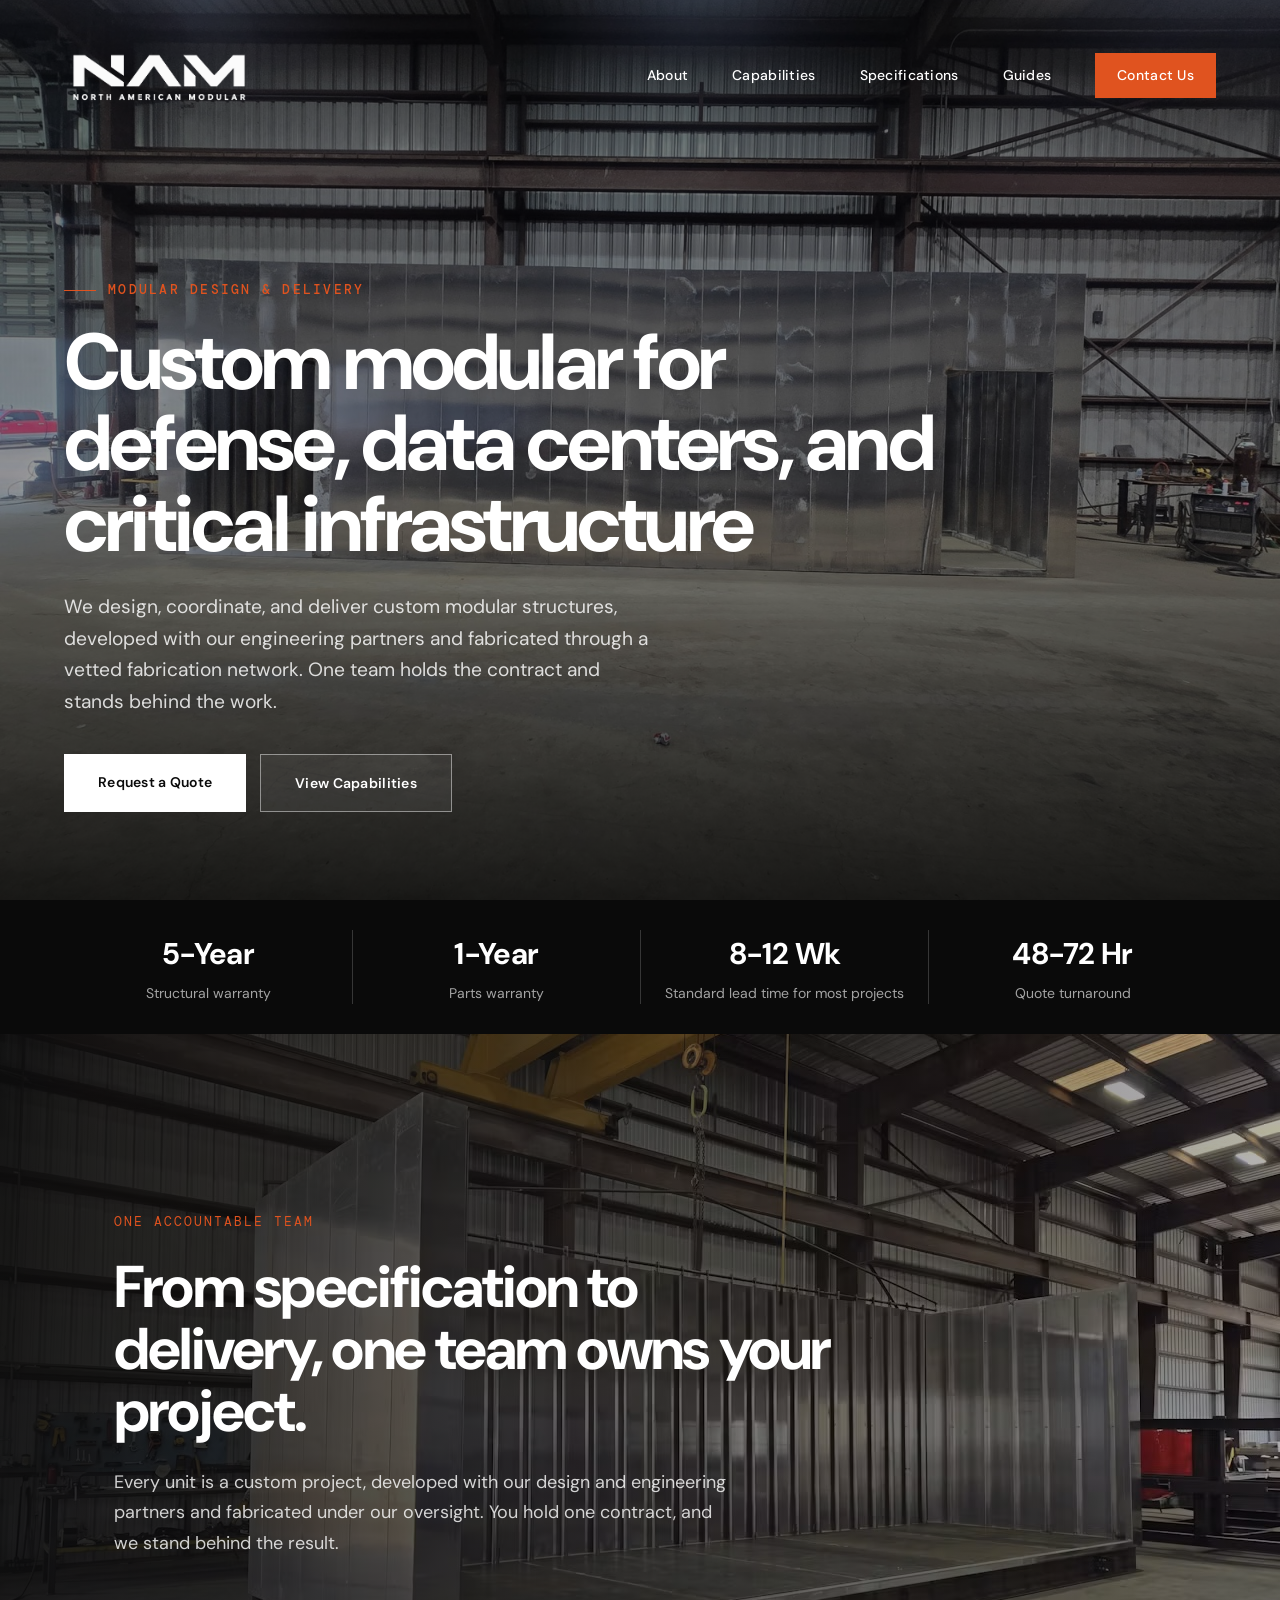
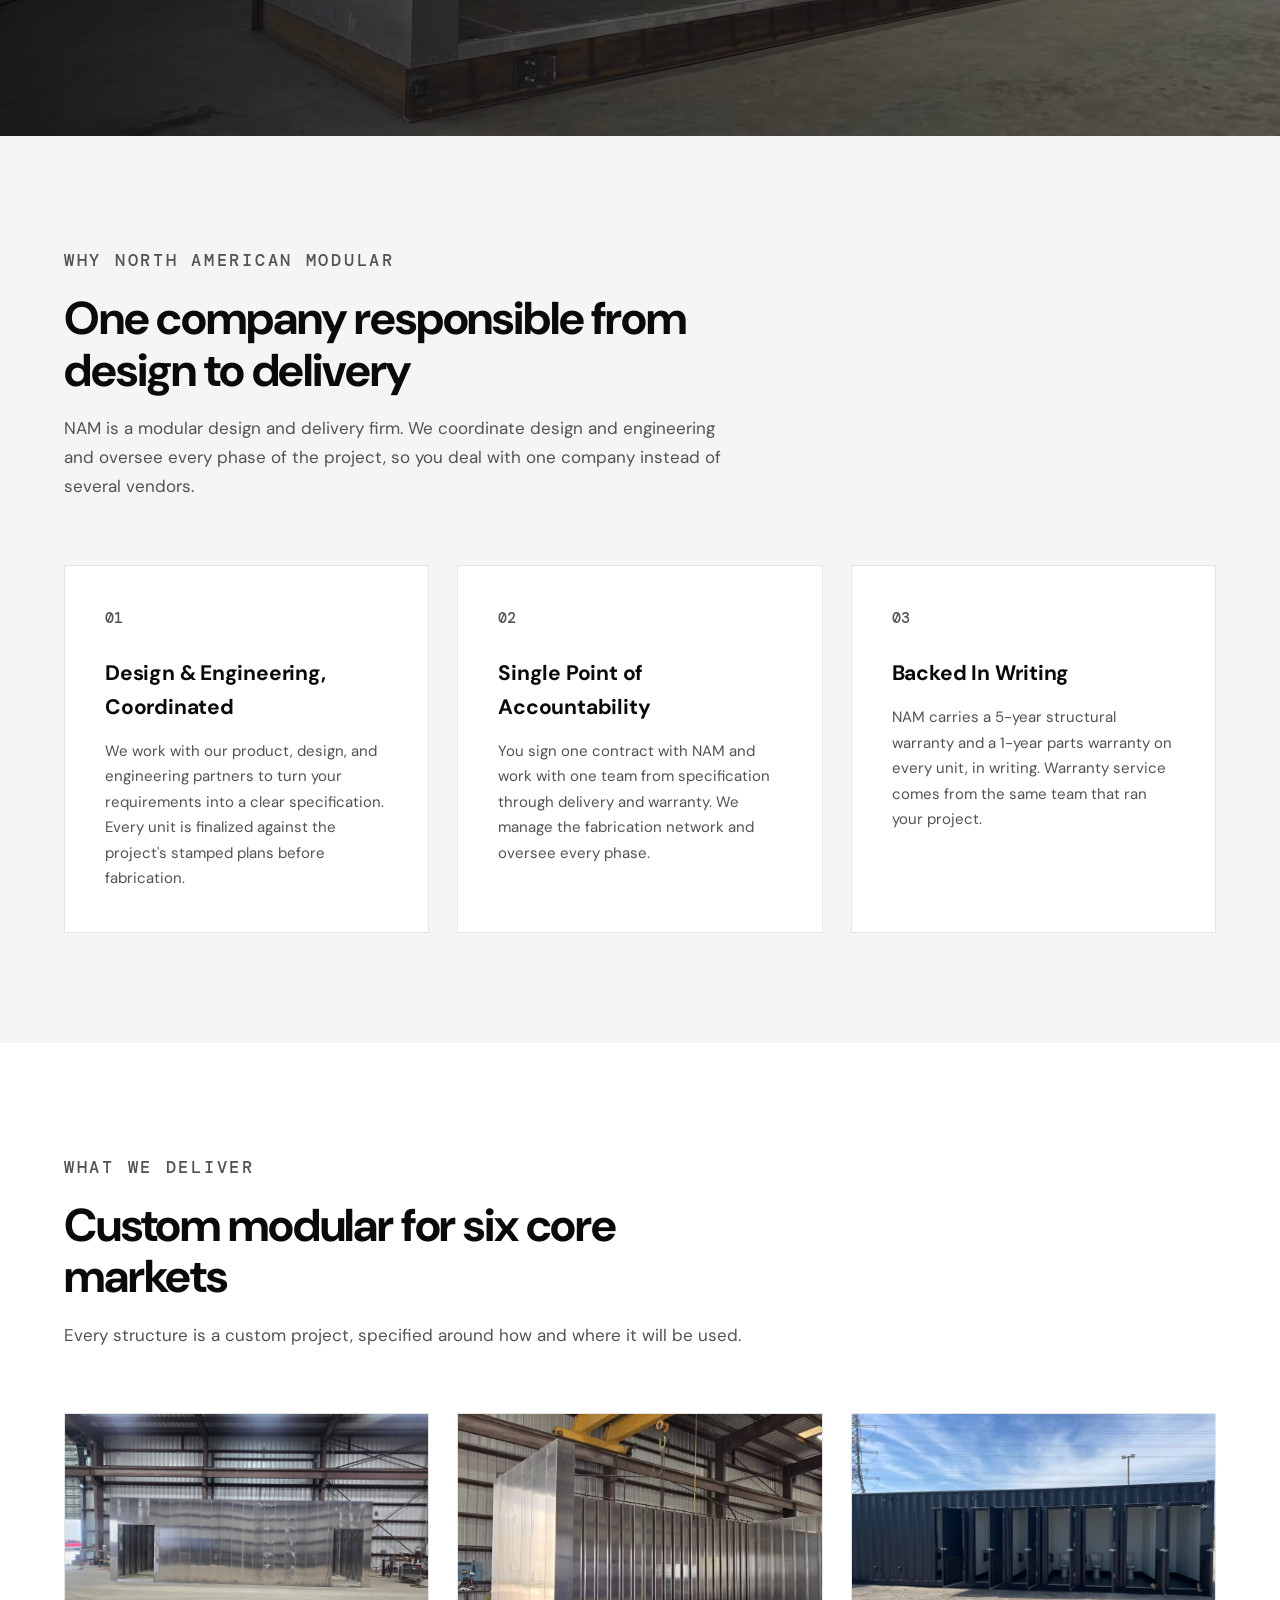
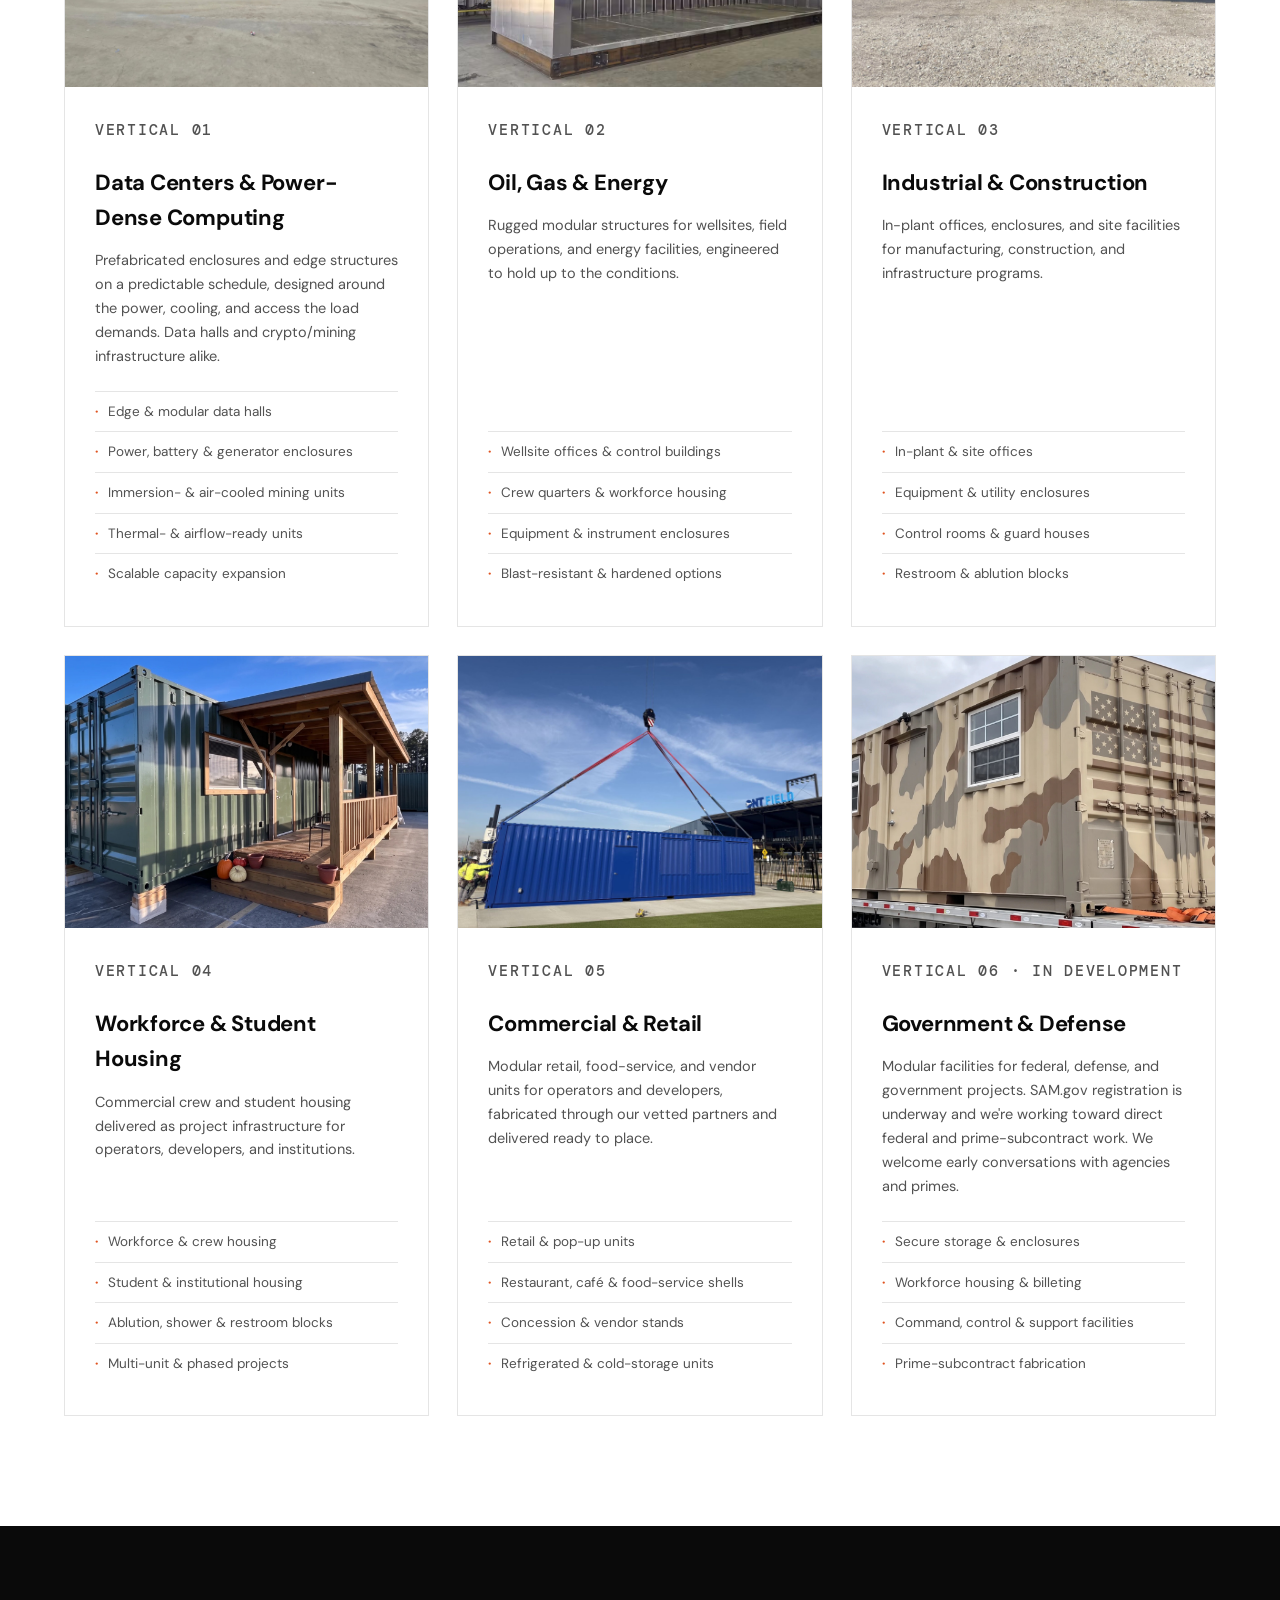
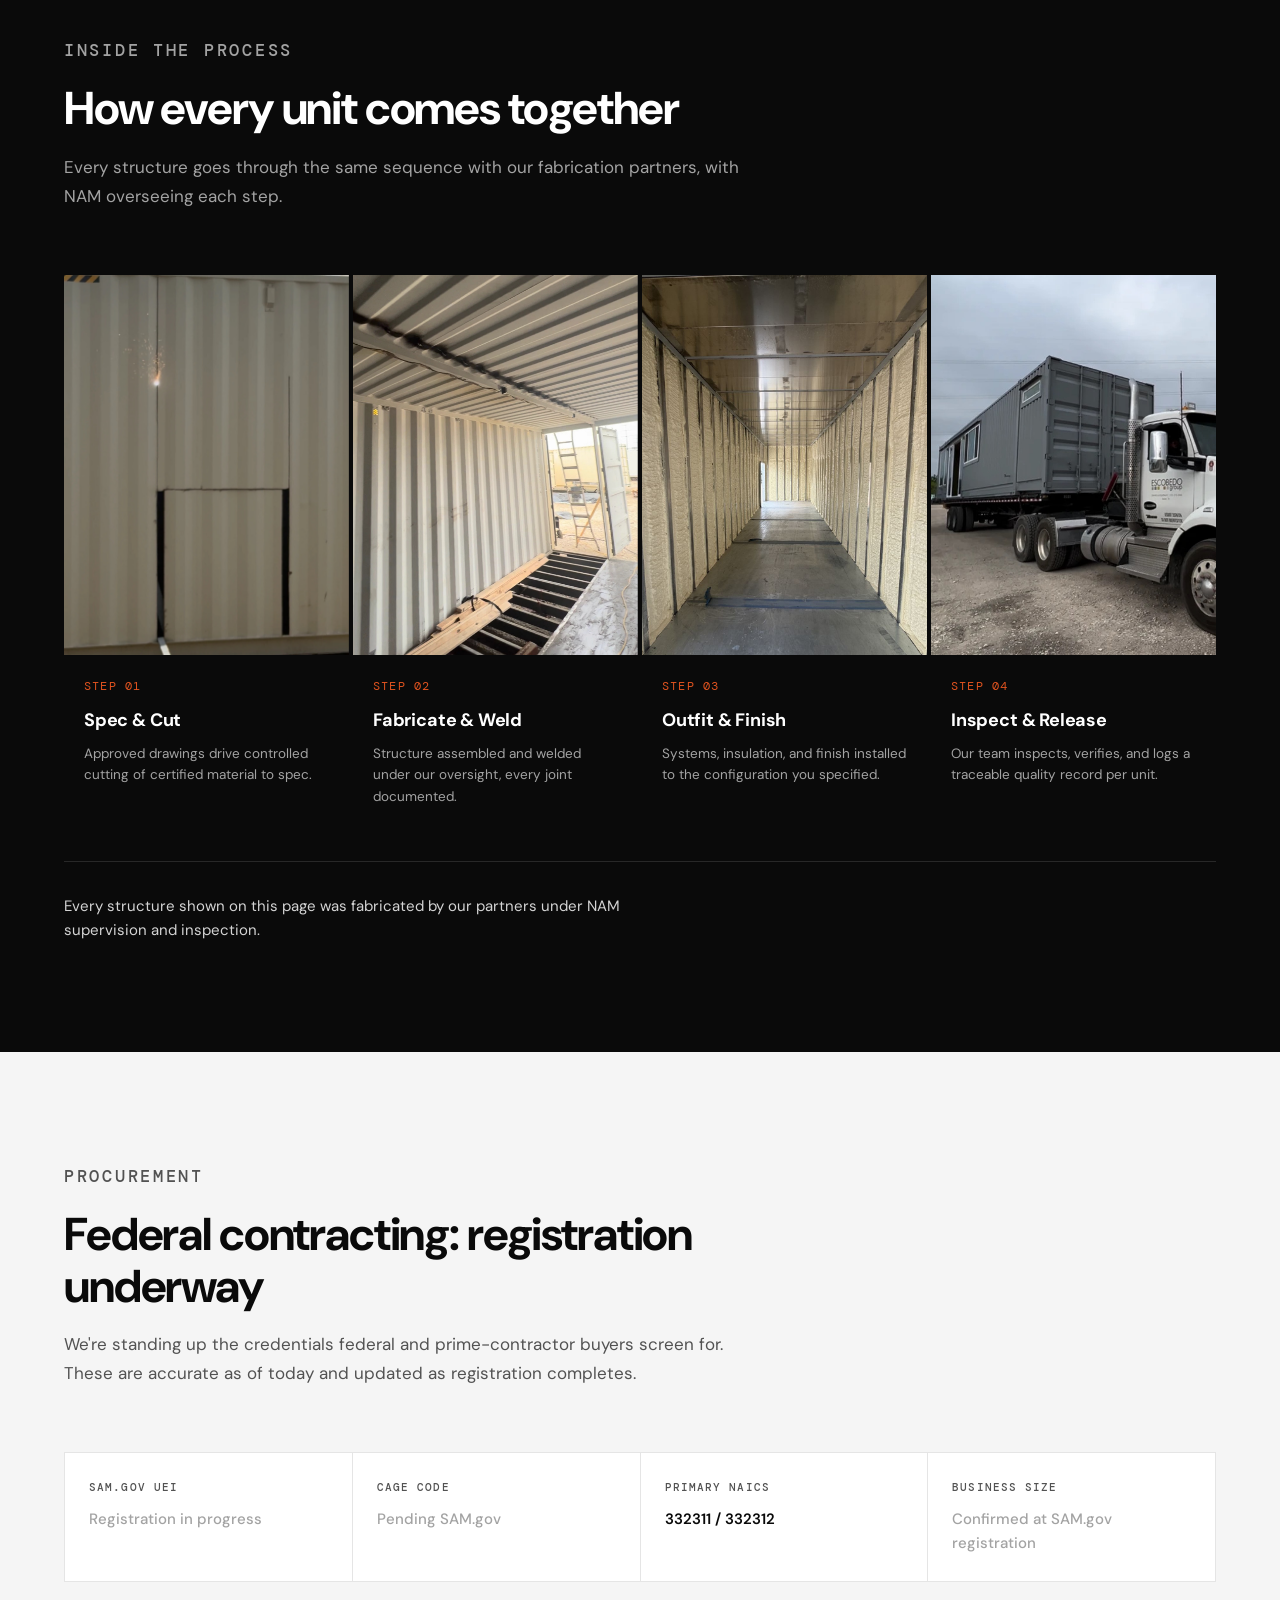
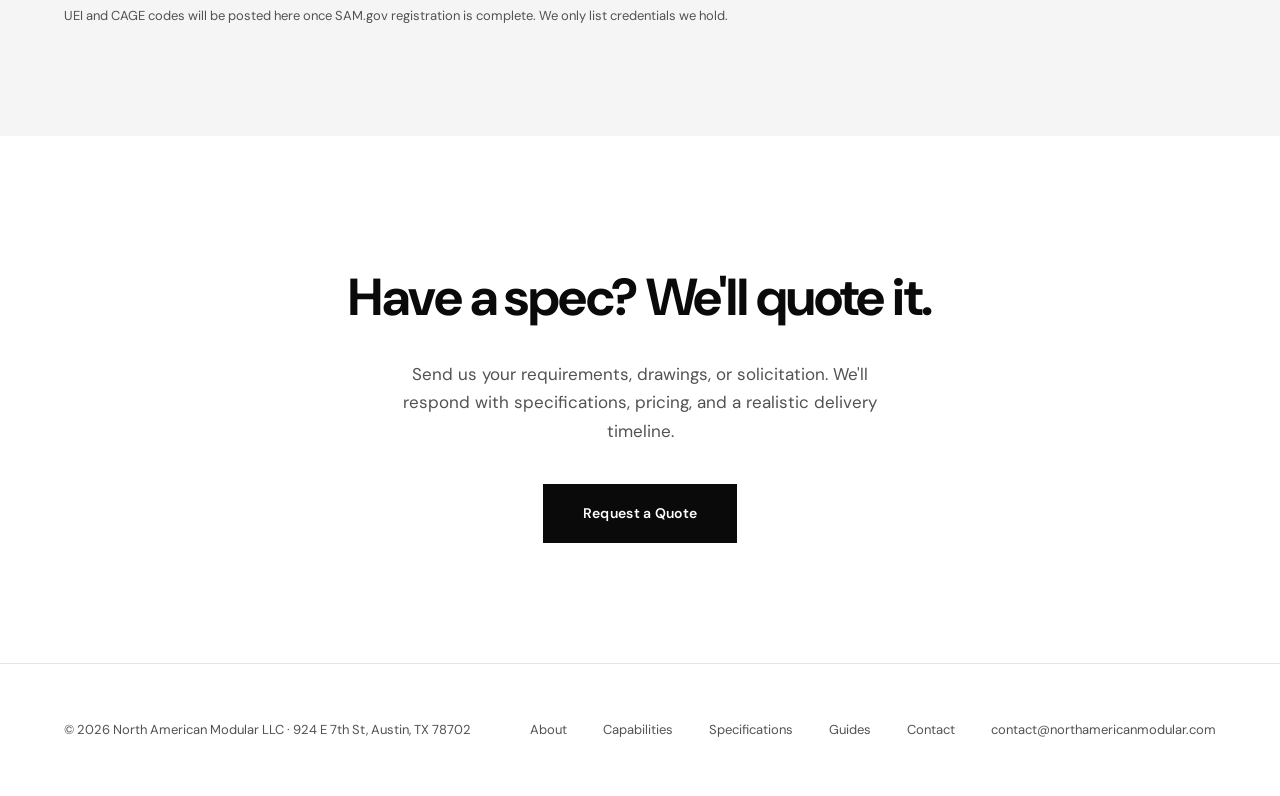
<file: index.html>
<!DOCTYPE html>
<html lang="en">
<head>
    <meta charset="UTF-8">
    <meta name="viewport" content="width=device-width, initial-scale=1.0">
    <title>North American Modular | Custom Modular for Defense, Data Centers & Infrastructure</title>
    <meta name="description" content="Custom modular for defense, data centers and critical infrastructure. One accountable team from design to delivery, backed by a 5-year structural warranty.">
    <meta name="robots" content="index, follow">
    <link rel="canonical" href="https://northamericanmodular.com/">
    <meta name="theme-color" content="#0a0a0a">
    <link rel="icon" href="/favicon.ico" sizes="any">
    <link rel="icon" type="image/png" href="/favicon.png">
    <link rel="apple-touch-icon" href="/apple-touch-icon.png">

    <!-- Open Graph / social sharing -->
    <meta property="og:type" content="website">
    <meta property="og:site_name" content="North American Modular">
    <meta property="og:locale" content="en_US">
    <meta property="og:title" content="North American Modular | Custom Modular for Defense, Data Centers &amp; Infrastructure">
    <meta property="og:description" content="Custom modular for defense, data centers and critical infrastructure. One accountable team from design to delivery, backed by a 5-year structural warranty.">
    <meta property="og:url" content="https://northamericanmodular.com/">
    <meta property="og:image" content="https://northamericanmodular.com/og-image.jpg">
    <meta property="og:image:width" content="1200">
    <meta property="og:image:height" content="630">
    <meta property="og:image:alt" content="North American Modular logo over a modular steel enclosure in fabrication">
    <meta name="twitter:card" content="summary_large_image">
    <meta name="twitter:title" content="North American Modular | Custom Modular for Defense, Data Centers &amp; Infrastructure">
    <meta name="twitter:description" content="Custom modular for defense, data centers and critical infrastructure. One accountable team from design to delivery, backed by a 5-year structural warranty.">
    <meta name="twitter:image" content="https://northamericanmodular.com/og-image.jpg">

    <script type="application/ld+json">
{
 "@context": "https://schema.org",
 "@graph": [
  {
   "@type": "Organization",
   "@id": "https://northamericanmodular.com/#organization",
   "name": "North American Modular",
   "legalName": "North American Modular LLC",
   "url": "https://northamericanmodular.com/",
   "logo": "https://northamericanmodular.com/icon-512.png",
   "image": "https://northamericanmodular.com/og-image.jpg",
   "email": "contact@northamericanmodular.com",
   "description": "Modular design and delivery firm delivering custom modular structures for defense, data centers and critical infrastructure.",
   "address": {
    "@type": "PostalAddress",
    "streetAddress": "924 E 7th St",
    "addressLocality": "Austin",
    "postalCode": "78702",
    "addressRegion": "TX",
    "addressCountry": "US"
   },
   "areaServed": {
    "@type": "Country",
    "name": "United States"
   },
   "knowsAbout": [
    "Modular construction",
    "Data center enclosures",
    "Defense modular structures",
    "Critical infrastructure",
    "Industrial modular buildings"
   ]
  },
  {
   "@type": "WebSite",
   "@id": "https://northamericanmodular.com/#website",
   "url": "https://northamericanmodular.com/",
   "name": "North American Modular",
   "publisher": {
    "@id": "https://northamericanmodular.com/#organization"
   },
   "inLanguage": "en-US"
  }
 ]
}
    </script>
    <link rel="preconnect" href="https://fonts.googleapis.com">
    <link rel="preconnect" href="https://fonts.gstatic.com" crossorigin>
    <link href="https://fonts.googleapis.com/css2?family=DM+Sans:wght@400;500;600;700&family=DM+Mono:wght@400;500&display=swap" rel="stylesheet">
    <link rel="stylesheet" href="site.css">
</head>

<body>

    <nav id="nav">
        <a href="index.html" class="logo" aria-label="North American Modular home">
            <img src="NAMWhiteLogo.png" alt="North American Modular">
        </a>

        <button class="menu-btn" id="menu-btn" aria-expanded="false" aria-controls="nav-links">Menu</button>
        <div class="nav-links" id="nav-links">
            <a href="about.html">About</a>
            <a href="services.html">Capabilities</a>
            <a href="specifications.html">Specifications</a>
            <a href="/guides/">Guides</a>
            <a href="contact.html" class="nav-cta">Contact Us</a>
        </div>
    </nav>

    <!-- HERO -->
    <section class="hero">
        <img class="hero-video" src="vert-datacenter.jpg" alt="Steel modular enclosure under fabrication in a partner shop" fetchpriority="high" width="1600" height="1200">

        <div class="hero-overlay"></div>

        <div class="hero-content">
            <p class="hero-eyebrow">Modular Design &amp; Delivery</p>

            <h1>
                Custom modular for defense, data centers, and critical infrastructure
            </h1>

            <p class="hero-text">
                We design, coordinate, and deliver custom modular structures,
                developed with our engineering partners and fabricated through a vetted
                fabrication network. One team holds the contract and stands behind the work.
            </p>

            <div class="hero-ctas">
                <a href="contact.html" class="btn-primary">Request a Quote</a>
                <a href="services.html" class="btn-outline">View Capabilities</a>
            </div>
        </div>
    </section>

    <!-- WARRANTY BAR -->
    <div class="warranty-bar four">
        <div class="wb-item"><span class="wb-num">5-Year</span><span class="wb-label">Structural warranty</span></div>
        <div class="wb-sep"></div>
        <div class="wb-item"><span class="wb-num">1-Year</span><span class="wb-label">Parts warranty</span></div>
        <div class="wb-sep"></div>
        <div class="wb-item"><span class="wb-num">8-12 Wk</span><span class="wb-label">Standard lead time for most projects</span></div>
        <div class="wb-sep"></div>
        <div class="wb-item"><span class="wb-num">48-72 Hr</span><span class="wb-label">Quote turnaround</span></div>
    </div>

    <!-- STATEMENT BAND -->
    <section class="band">

        <div
            class="ph"
            data-label="Fabrication photo&#10;landscape · 1920×1080+&#10;swap this slot"
        >
            <img src="vert-oilgas.jpg" alt="Steel modular enclosure in fabrication under NAM oversight" loading="lazy">
        </div>

        <div class="band-overlay"></div>

        <div class="band-content rv">
            <p class="k">One accountable team</p>

            <h2>
                From specification to delivery, one team owns your project.
            </h2>

            <p>
                Every unit is a custom project, developed with our design and
                engineering partners and fabricated under our oversight.
                You hold one contract, and we stand behind the result.
            </p>
        </div>
    </section>

    <!-- VALUE PROPS -->
    <section class="section value-section">
        <div class="wrap">

            <div class="sec-head rv">
                <p class="sec-eyebrow">Why North American Modular</p>

                <h2>
                    One company responsible from design to delivery
                </h2>

                <p>
                    NAM is a modular design and delivery firm. We coordinate design and engineering and oversee every phase of the project, so you deal with one company instead of several vendors.
                </p>
            </div>

            <div class="value-grid">

                <div class="value-item rv">
                    <p class="value-num">01</p>
                    <h3>Design &amp; Engineering, Coordinated</h3>
                    <p>
                        We work with our product, design, and engineering partners
                        to turn your requirements into a clear specification. Every unit is
                        finalized against the project's stamped plans before fabrication.
                    </p>
                </div>

                <div class="value-item rv">
                    <p class="value-num">02</p>
                    <h3>Single Point of Accountability</h3>
                    <p>
                        You sign one contract with NAM and work with one team from specification through delivery and warranty. We manage the fabrication network and oversee every phase.
                    </p>
                </div>

                <div class="value-item rv">
                    <p class="value-num">03</p>
                    <h3>Backed In Writing</h3>
                    <p>
                        NAM carries a 5-year structural warranty and a 1-year parts warranty on every unit, in writing. Warranty service comes from the same team that ran your project.
                    </p>
                </div>

            </div>
        </div>
    </section>

    <!-- VERTICALS -->
    <section class="section">
        <div class="wrap">

            <div class="sec-head rv">
                <p class="sec-eyebrow">What We Deliver</p>

                <h2>
                    Custom modular for six core markets
                </h2>

                <p>
                    Every structure is a custom project, specified around how and
                    where it will be used.
                </p>
            </div>

            <div class="vert-grid">

                <div class="vert-card rv">
                    <div
                        class="ph"
                        data-label="Data center build&#10;4:3 · swap slot"
                    >
                        <img src="vert-datacenter.jpg" alt="Aluminum data center enclosure being fabricated under an overhead crane">
                    </div>

                    <div class="vert-body">
                        <p class="vert-tag">Vertical 01</p>

                        <h3>
                            Data Centers &amp; Power-Dense Computing
                        </h3>

                        <p>
                            Prefabricated enclosures and edge structures on a predictable
                            schedule, designed around the power,
                            cooling, and access the load demands. Data halls and
                            crypto/mining infrastructure alike.
                        </p>

                        <ul class="vert-list">
                            <li>Edge &amp; modular data halls</li>
                            <li>Power, battery &amp; generator enclosures</li>
                            <li>Immersion- &amp; air-cooled mining units</li>
                            <li>Thermal- &amp; airflow-ready units</li>
                            <li>Scalable capacity expansion</li>
                        </ul>
                    </div>
                </div>

                <div class="vert-card rv">
                    <div
                        class="ph"
                        data-label="Oil &amp; gas build&#10;4:3 · swap slot"
                    >
                        <img src="vert-oilgas.jpg" alt="Steel-framed modular enclosure under fabrication in the shop">
                    </div>

                    <div class="vert-body">
                        <p class="vert-tag">Vertical 02</p>

                        <h3>Oil, Gas &amp; Energy</h3>

                        <p>
                            Rugged modular structures for wellsites, field operations,
                            and energy facilities, engineered to hold up
                            to the conditions.
                        </p>

                        <ul class="vert-list">
                            <li>Wellsite offices &amp; control buildings</li>
                            <li>Crew quarters &amp; workforce housing</li>
                            <li>Equipment &amp; instrument enclosures</li>
                            <li>Blast-resistant &amp; hardened options</li>
                        </ul>
                    </div>
                </div>

                <div class="vert-card rv">
                    <div
                        class="ph"
                        data-label="Industrial build&#10;4:3 · swap slot"
                    >
                        <img src="vert-industrial.jpg" alt="Container restroom block with multiple private stalls">
                    </div>

                    <div class="vert-body">
                        <p class="vert-tag">Vertical 03</p>

                        <h3>Industrial &amp; Construction</h3>

                        <p>
                            In-plant offices, enclosures, and site facilities for
                            manufacturing, construction, and infrastructure programs.
                        </p>

                        <ul class="vert-list">
                            <li>In-plant &amp; site offices</li>
                            <li>Equipment &amp; utility enclosures</li>
                            <li>Control rooms &amp; guard houses</li>
                            <li>Restroom &amp; ablution blocks</li>
                        </ul>
                    </div>
                </div>

                <div class="vert-card rv">
                    <div
                        class="ph"
                        data-label="Housing build&#10;4:3 · swap slot"
                    >
                        <img src="vert-housing.jpg" alt="Green container housing unit with covered wood porch">
                    </div>

                    <div class="vert-body">
                        <p class="vert-tag">Vertical 04</p>

                        <h3>Workforce &amp; Student Housing</h3>

                        <p>
                            Commercial crew and student housing delivered as project
                            infrastructure for operators, developers, and institutions.
                        </p>

                        <ul class="vert-list">
                            <li>Workforce &amp; crew housing</li>
                            <li>Student &amp; institutional housing</li>
                            <li>Ablution, shower &amp; restroom blocks</li>
                            <li>Multi-unit &amp; phased projects</li>
                        </ul>
                    </div>
                </div>

                <div class="vert-card rv">
                    <div
                        class="ph"
                        data-label="Retail build&#10;4:3 · swap slot"
                    >
                        <img src="vert-retail.jpg" alt="Blue container retail unit being craned into place outside a ballpark">
                    </div>

                    <div class="vert-body">
                        <p class="vert-tag">Vertical 05</p>

                        <h3>Commercial &amp; Retail</h3>

                        <p>
                            Modular retail, food-service, and vendor units for operators
                            and developers, fabricated through our vetted partners and
                            delivered ready to place.
                        </p>

                        <ul class="vert-list">
                            <li>Retail &amp; pop-up units</li>
                            <li>Restaurant, café &amp; food-service shells</li>
                            <li>Concession &amp; vendor stands</li>
                            <li>Refrigerated &amp; cold-storage units</li>
                        </ul>
                    </div>
                </div>

                <div class="vert-card rv">
                    <div
                        class="ph"
                        data-label="Government build&#10;4:3 · swap slot"
                    >
                        <img src="vert-defense.jpg" alt="Desert-camo container office on a flatbed trailer for delivery">
                    </div>

                    <div class="vert-body">
                        <p class="vert-tag">
                            Vertical 06 · In development
                        </p>

                        <h3>Government &amp; Defense</h3>

                        <p>
                            Modular facilities for federal, defense, and government
                            projects. SAM.gov registration is underway and we're
                            working toward direct federal and prime-subcontract work.
                            We welcome early conversations with agencies and primes.
                        </p>

                        <ul class="vert-list">
                            <li>Secure storage &amp; enclosures</li>
                            <li>Workforce housing &amp; billeting</li>
                            <li>Command, control &amp; support facilities</li>
                            <li>Prime-subcontract fabrication</li>
                        </ul>
                    </div>
                </div>

            </div>
        </div>
    </section>

    <!-- BUILD SEQUENCE -->
    <section class="section build-section">
        <div class="wrap">

            <div class="sec-head rv">
                <p class="sec-eyebrow">Inside The Process</p>

                <h2>
                    How every unit comes together
                </h2>

                <p>
                    Every structure goes through the same sequence with our fabrication partners, with NAM overseeing each step.
                </p>
            </div>

            <div class="build-steps">

                <div class="build-step rv">
                    <div
                        class="ph"
                        data-label="Step 01 photo&#10;3:4 portrait"
                    >
                        <img src="step-cut.jpg" alt="Torch cutting a door opening into a container wall">
                    </div>

                    <div class="meta">
                        <p class="step-n">STEP 01</p>
                        <h3>Spec &amp; Cut</h3>
                        <p>
                            Approved drawings drive controlled cutting of
                            certified material to spec.
                        </p>
                    </div>
                </div>

                <div class="build-step rv">
                    <div
                        class="ph"
                        data-label="Step 02 photo&#10;3:4 portrait"
                    >
                        <img src="step-weld.jpg" alt="Welded roof seam and open floor framing inside a container under fabrication">
                    </div>

                    <div class="meta">
                        <p class="step-n">STEP 02</p>
                        <h3>Fabricate &amp; Weld</h3>
                        <p>
                            Structure assembled and welded under our oversight,
                            every joint documented.
                        </p>
                    </div>
                </div>

                <div class="build-step rv">
                    <div
                        class="ph"
                        data-label="Step 03 photo&#10;3:4 portrait"
                    >
                        <img src="step-outfit.jpg" alt="Unit interior with closed-cell spray foam insulation and steel framing">
                    </div>

                    <div class="meta">
                        <p class="step-n">STEP 03</p>
                        <h3>Outfit &amp; Finish</h3>
                        <p>
                            Systems, insulation, and finish installed to the
                            configuration you specified.
                        </p>
                    </div>
                </div>

                <div class="build-step rv">
                    <div
                        class="ph"
                        data-label="Step 04 photo&#10;3:4 portrait"
                    >
                        <img src="step-qa.jpg" alt="Finished modular unit loaded on a flatbed truck for delivery">
                    </div>

                    <div class="meta">
                        <p class="step-n">STEP 04</p>
                        <h3>Inspect &amp; Release</h3>
                        <p>
                            Our team inspects, verifies, and logs a traceable
                            quality record per unit.
                        </p>
                    </div>
                </div>

            </div>

            <div class="build-foot rv">
                <p>
                    Every structure shown on this page was fabricated by our partners under NAM supervision and inspection.
                </p>
            </div>

        </div>
    </section>

    <!-- CREDENTIALS -->
    <section class="section creds-section">
        <div class="wrap">

            <div class="sec-head rv">
                <p class="sec-eyebrow">Procurement</p>

                <h2>
                    Federal contracting: registration underway
                </h2>

                <p>
                    We're standing up the credentials federal and prime-contractor
                    buyers screen for. These are accurate as of today and updated
                    as registration completes.
                </p>
            </div>

            <div class="creds-grid rv">

                <div class="cred-cell">
                    <p class="cred-k">SAM.gov UEI</p>
                    <p class="cred-v pending">
                        Registration in progress
                    </p>
                </div>

                <div class="cred-cell">
                    <p class="cred-k">CAGE Code</p>
                    <p class="cred-v pending">
                        Pending SAM.gov
                    </p>
                </div>

                <div class="cred-cell">
                    <p class="cred-k">Primary NAICS</p>
                    <p class="cred-v">
                        332311 / 332312
                    </p>
                </div>

                <div class="cred-cell">
                    <p class="cred-k">Business Size</p>
                    <p class="cred-v pending">
                        Confirmed at SAM.gov registration
                    </p>
                </div>

            </div>

            <p class="creds-note">
                UEI and CAGE codes will be posted here once SAM.gov registration is complete. We only list credentials we hold.
            </p>

        </div>
    </section>

    <!-- CTA -->
    <section class="cta-section">

        <h2>
            Have a spec? We'll quote it.
        </h2>

        <p>
            Send us your requirements, drawings, or solicitation.
            We'll respond with specifications, pricing, and a realistic delivery timeline.
        </p>

        <a href="contact.html" class="btn-black">
            Request a Quote
        </a>

    </section>

    <footer>

        <div class="footer-left">
            &copy; 2026 North American Modular LLC &middot; 924 E 7th St, Austin, TX 78702
        </div>

        <div class="footer-links">
            <a href="about.html">About</a>
            <a href="services.html">Capabilities</a>
            <a href="specifications.html">Specifications</a>
            <a href="/guides/">Guides</a>
            <a href="contact.html">Contact</a>
            <a href="mailto:contact@northamericanmodular.com">
                contact@northamericanmodular.com
            </a>
        </div>

    </footer>

    <script src="site.js"></script>

</body>
</html>
</file>
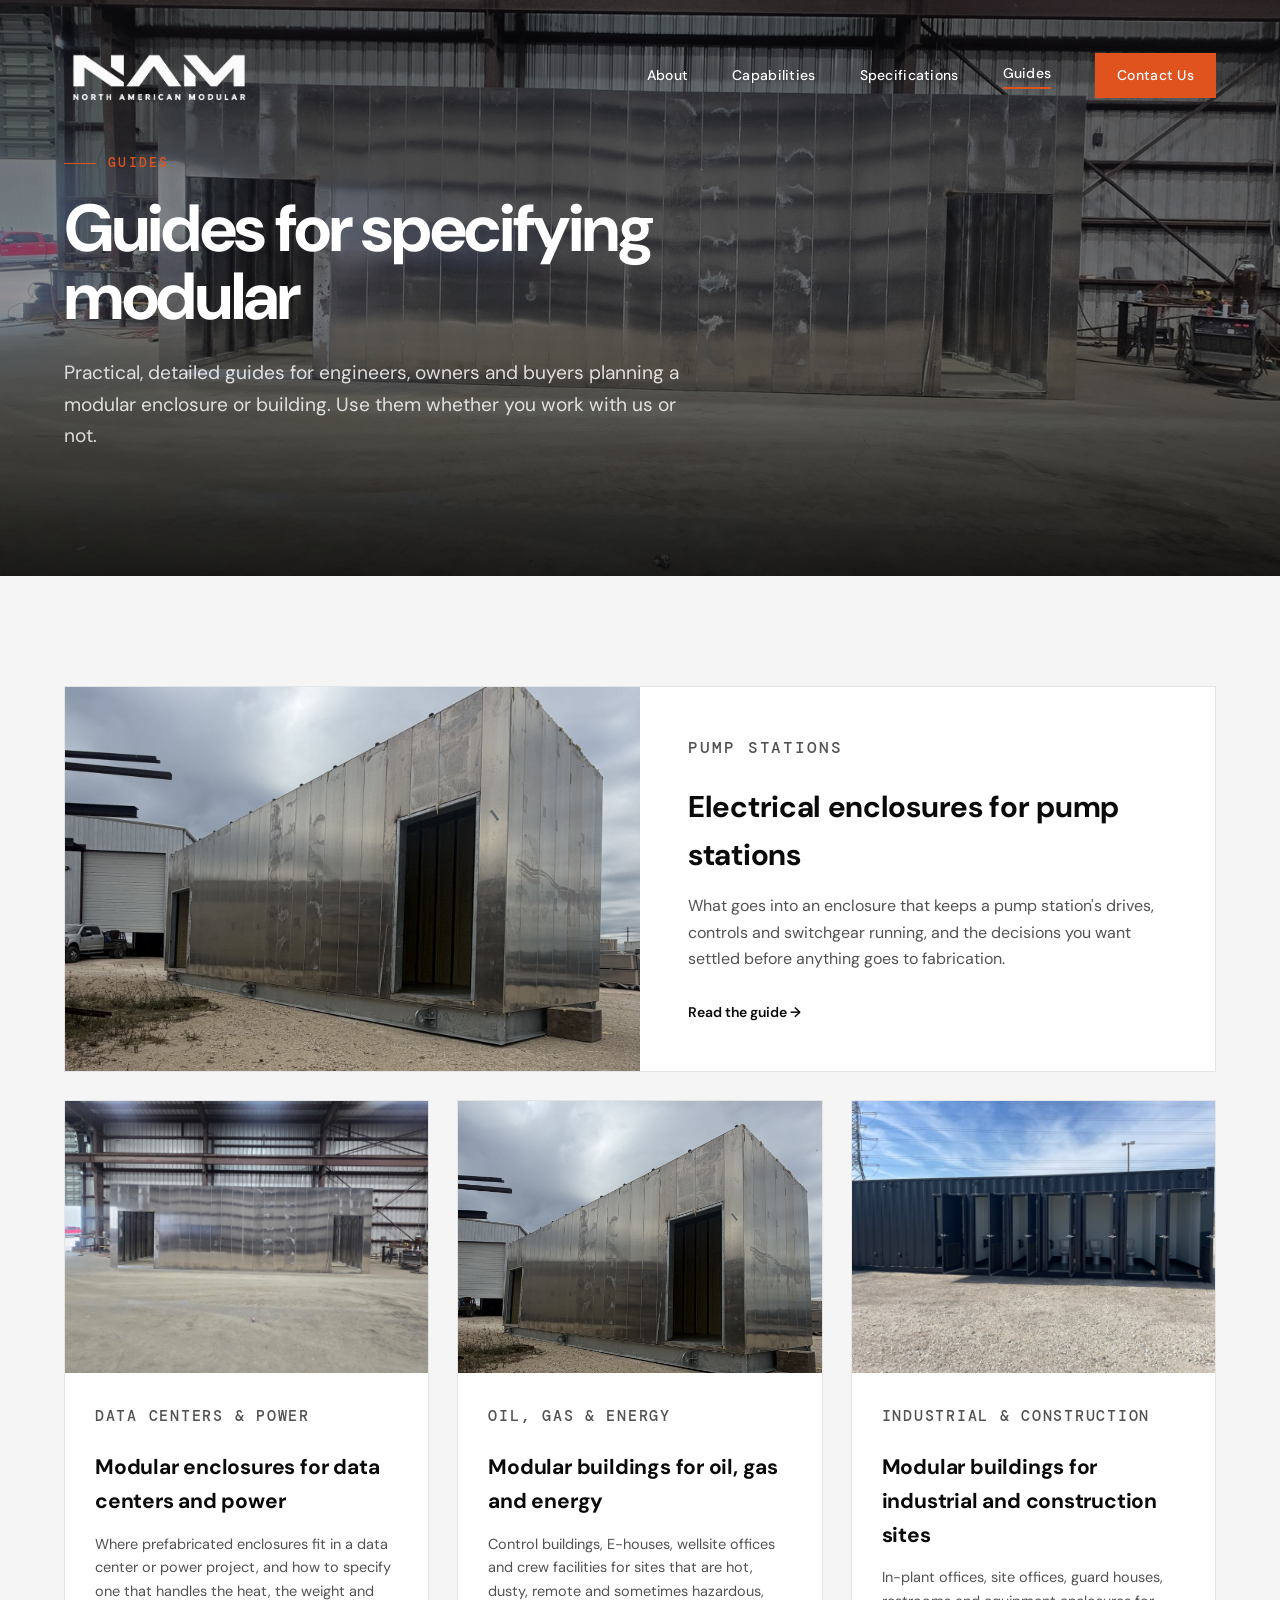
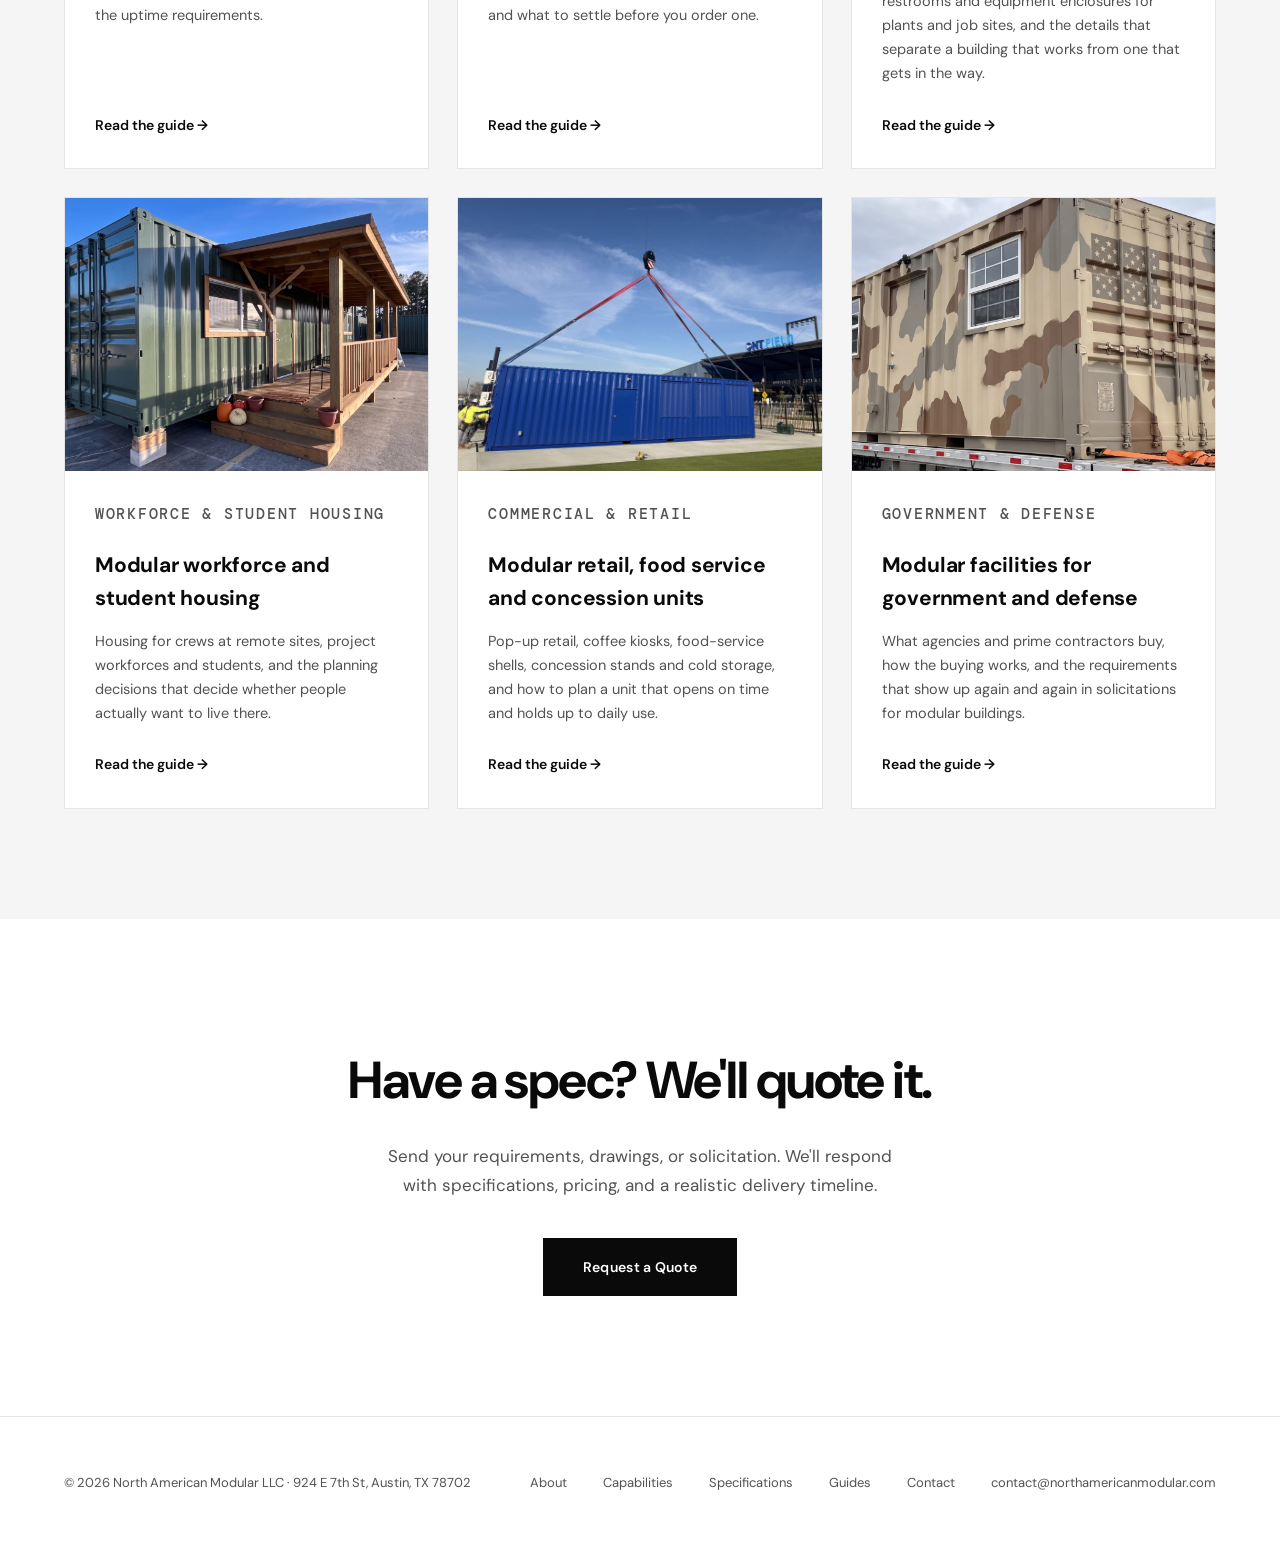
<file: guides/index.html>
<!DOCTYPE html>
<html lang="en">
<head>
    <meta charset="UTF-8">
    <meta name="viewport" content="width=device-width, initial-scale=1.0">
    <title>Modular Enclosure and Building Guides | North American Modular</title>
    <meta name="description" content="Practical guides to specifying modular enclosures and buildings for pump stations, data centers, oil and gas, industrial sites, workforce housing, retail and government projects.">
    <link rel="canonical" href="https://northamericanmodular.com/guides/">
    <meta name="robots" content="index, follow, max-image-preview:large">
    <meta name="theme-color" content="#0a0a0a">
    <link rel="icon" href="/favicon.ico" sizes="any">
    <link rel="icon" type="image/png" href="/favicon.png">
    <link rel="apple-touch-icon" href="/apple-touch-icon.png">
    <meta property="og:type" content="website">
    <meta property="og:site_name" content="North American Modular">
    <meta property="og:locale" content="en_US">
    <meta property="og:title" content="Modular Enclosure and Building Guides | North American Modular">
    <meta property="og:description" content="Practical guides to specifying modular enclosures and buildings for pump stations, data centers, oil and gas, industrial sites, workforce housing, retail and government projects.">
    <meta property="og:url" content="https://northamericanmodular.com/guides/">
    <meta property="og:image" content="https://northamericanmodular.com/og-image.jpg">
    <meta name="twitter:card" content="summary_large_image">
    <meta name="twitter:title" content="Modular Enclosure and Building Guides | North American Modular">
    <meta name="twitter:description" content="Practical guides to specifying modular enclosures and buildings for pump stations, data centers, oil and gas, industrial sites, workforce housing, retail and government projects.">
    <meta name="twitter:image" content="https://northamericanmodular.com/og-image.jpg">
    <script type="application/ld+json">
{
 "@context": "https://schema.org",
 "@graph": [
  {
   "@type": "Organization",
   "@id": "https://northamericanmodular.com/#organization",
   "name": "North American Modular",
   "legalName": "North American Modular LLC",
   "url": "https://northamericanmodular.com/",
   "logo": "https://northamericanmodular.com/icon-512.png",
   "email": "contact@northamericanmodular.com",
   "address": {
    "@type": "PostalAddress",
    "streetAddress": "924 E 7th St",
    "addressLocality": "Austin",
    "addressRegion": "TX",
    "postalCode": "78702",
    "addressCountry": "US"
   }
  },
  {
   "@type": "CollectionPage",
   "name": "Guides",
   "url": "https://northamericanmodular.com/guides/",
   "description": "Practical guides to specifying modular enclosures and buildings for pump stations, data centers, oil and gas, industrial sites, workforce housing, retail and government projects.",
   "hasPart": [
    {
     "@type": "Article",
     "headline": "Electrical Enclosures for Pump Stations: A Buyer's Guide",
     "url": "https://northamericanmodular.com/guides/pump-station-electrical-enclosures"
    },
    {
     "@type": "Article",
     "headline": "Modular Enclosures for Data Centers and Power Infrastructure",
     "url": "https://northamericanmodular.com/guides/data-center-modular-enclosures"
    },
    {
     "@type": "Article",
     "headline": "Modular Buildings for Oil, Gas and Energy Sites",
     "url": "https://northamericanmodular.com/guides/oil-gas-modular-buildings"
    },
    {
     "@type": "Article",
     "headline": "Modular Buildings for Industrial Plants and Construction Sites",
     "url": "https://northamericanmodular.com/guides/industrial-construction-modular-buildings"
    },
    {
     "@type": "Article",
     "headline": "Modular Workforce and Student Housing: A Planning Guide",
     "url": "https://northamericanmodular.com/guides/workforce-student-housing-modular"
    },
    {
     "@type": "Article",
     "headline": "Modular Retail, Food Service and Concession Units",
     "url": "https://northamericanmodular.com/guides/modular-retail-food-service"
    },
    {
     "@type": "Article",
     "headline": "Modular Facilities for Government and Defense Projects",
     "url": "https://northamericanmodular.com/guides/government-defense-modular"
    }
   ]
  },
  {
   "@type": "BreadcrumbList",
   "itemListElement": [
    {
     "@type": "ListItem",
     "position": 1,
     "name": "Home",
     "item": "https://northamericanmodular.com/"
    },
    {
     "@type": "ListItem",
     "position": 2,
     "name": "Guides",
     "item": "https://northamericanmodular.com/guides/"
    }
   ]
  }
 ]
}
    </script>
    <link rel="preconnect" href="https://fonts.googleapis.com">
    <link rel="preconnect" href="https://fonts.gstatic.com" crossorigin>
    <link href="https://fonts.googleapis.com/css2?family=DM+Sans:wght@400;500;600;700&family=DM+Mono:wght@400;500&display=swap" rel="stylesheet">
    <link rel="stylesheet" href="/site.css">
</head>
<body>

    <nav id="nav">
        <a href="/index.html" class="logo" aria-label="North American Modular home">
            <img src="/NAMWhiteLogo.png" alt="North American Modular">
        </a>
        <button class="menu-btn" id="menu-btn" aria-expanded="false" aria-controls="nav-links">Menu</button>
        <div class="nav-links" id="nav-links">
            <a href="/about.html">About</a>
            <a href="/services.html">Capabilities</a>
            <a href="/specifications.html">Specifications</a>
            <a href="/guides/" class="active">Guides</a>
            <a href="/contact.html" class="nav-cta">Contact Us</a>
        </div>
    </nav>

    <section class="hero page-hero">
        <img class="hero-video" src="/vert-datacenter.jpg" alt="Aluminum enclosure in fabrication" fetchpriority="high">
        <div class="hero-overlay"></div>
        <div class="hero-content">
            <p class="hero-eyebrow">Guides</p>
            <h1>Guides for specifying modular</h1>
            <p class="hero-text">Practical, detailed guides for engineers, owners and buyers planning a modular enclosure or building. Use them whether you work with us or not.</p>
        </div>
    </section>

    <section class="section value-section">
        <div class="wrap">
            <div class="vert-grid guide-index">
                <a class="vert-card guide-card rv" href="/guides/pump-station-electrical-enclosures.html">
                    <div class="ph"><img src="/enclosure-exterior.jpg" alt="Finished aluminum electrical enclosure on a steel base, staged outdoors" loading="lazy"></div>
                    <div class="vert-body">
                        <p class="vert-tag">Pump Stations</p>
                        <h3>Electrical enclosures for pump stations</h3>
                        <p>What goes into an enclosure that keeps a pump station's drives, controls and switchgear running, and the decisions you want settled before anything goes to fabrication.</p>
                        <span class="rel-go">Read the guide &rarr;</span>
                    </div>
                </a>
                <a class="vert-card guide-card rv" href="/guides/data-center-modular-enclosures.html">
                    <div class="ph"><img src="/vert-datacenter.jpg" alt="Aluminum data center enclosure in fabrication under an overhead crane" loading="lazy"></div>
                    <div class="vert-body">
                        <p class="vert-tag">Data Centers & Power</p>
                        <h3>Modular enclosures for data centers and power</h3>
                        <p>Where prefabricated enclosures fit in a data center or power project, and how to specify one that handles the heat, the weight and the uptime requirements.</p>
                        <span class="rel-go">Read the guide &rarr;</span>
                    </div>
                </a>
                <a class="vert-card guide-card rv" href="/guides/oil-gas-modular-buildings.html">
                    <div class="ph"><img src="/enclosure-exterior-2.jpg" alt="Aluminum-clad modular enclosure on a steel skid base" loading="lazy"></div>
                    <div class="vert-body">
                        <p class="vert-tag">Oil, Gas & Energy</p>
                        <h3>Modular buildings for oil, gas and energy</h3>
                        <p>Control buildings, E-houses, wellsite offices and crew facilities for sites that are hot, dusty, remote and sometimes hazardous, and what to settle before you order one.</p>
                        <span class="rel-go">Read the guide &rarr;</span>
                    </div>
                </a>
                <a class="vert-card guide-card rv" href="/guides/industrial-construction-modular-buildings.html">
                    <div class="ph"><img src="/vert-industrial.jpg" alt="Row of modular units on a gravel site" loading="lazy"></div>
                    <div class="vert-body">
                        <p class="vert-tag">Industrial & Construction</p>
                        <h3>Modular buildings for industrial and construction sites</h3>
                        <p>In-plant offices, site offices, guard houses, restrooms and equipment enclosures for plants and job sites, and the details that separate a building that works from one that gets in the way.</p>
                        <span class="rel-go">Read the guide &rarr;</span>
                    </div>
                </a>
                <a class="vert-card guide-card rv" href="/guides/workforce-student-housing-modular.html">
                    <div class="ph"><img src="/vert-housing.jpg" alt="Modular housing unit with covered wood porch" loading="lazy"></div>
                    <div class="vert-body">
                        <p class="vert-tag">Workforce & Student Housing</p>
                        <h3>Modular workforce and student housing</h3>
                        <p>Housing for crews at remote sites, project workforces and students, and the planning decisions that decide whether people actually want to live there.</p>
                        <span class="rel-go">Read the guide &rarr;</span>
                    </div>
                </a>
                <a class="vert-card guide-card rv" href="/guides/modular-retail-food-service.html">
                    <div class="ph"><img src="/vert-retail.jpg" alt="Modular unit being lifted into place by crane" loading="lazy"></div>
                    <div class="vert-body">
                        <p class="vert-tag">Commercial & Retail</p>
                        <h3>Modular retail, food service and concession units</h3>
                        <p>Pop-up retail, coffee kiosks, food-service shells, concession stands and cold storage, and how to plan a unit that opens on time and holds up to daily use.</p>
                        <span class="rel-go">Read the guide &rarr;</span>
                    </div>
                </a>
                <a class="vert-card guide-card rv" href="/guides/government-defense-modular.html">
                    <div class="ph"><img src="/vert-defense.jpg" alt="Camouflage-painted modular unit on a trailer" loading="lazy"></div>
                    <div class="vert-body">
                        <p class="vert-tag">Government & Defense</p>
                        <h3>Modular facilities for government and defense</h3>
                        <p>What agencies and prime contractors buy, how the buying works, and the requirements that show up again and again in solicitations for modular buildings.</p>
                        <span class="rel-go">Read the guide &rarr;</span>
                    </div>
                </a>
            </div>
        </div>
    </section>

    <section class="cta-section">
        <h2>Have a spec? We'll quote it.</h2>
        <p>Send your requirements, drawings, or solicitation. We'll respond with specifications, pricing, and a realistic delivery timeline.</p>
        <a href="/contact.html" class="btn-black">Request a Quote</a>
    </section>

    <footer>
        <div class="footer-left">
            &copy; 2026 North American Modular LLC &middot; 924 E 7th St, Austin, TX 78702
        </div>
        <div class="footer-links">
            <a href="/about.html">About</a>
            <a href="/services.html">Capabilities</a>
            <a href="/specifications.html">Specifications</a>
            <a href="/guides/">Guides</a>
            <a href="/contact.html">Contact</a>
            <a href="mailto:contact@northamericanmodular.com">contact@northamericanmodular.com</a>
        </div>
    </footer>

    <script src="/site.js"></script>
</body>
</html>
</file>
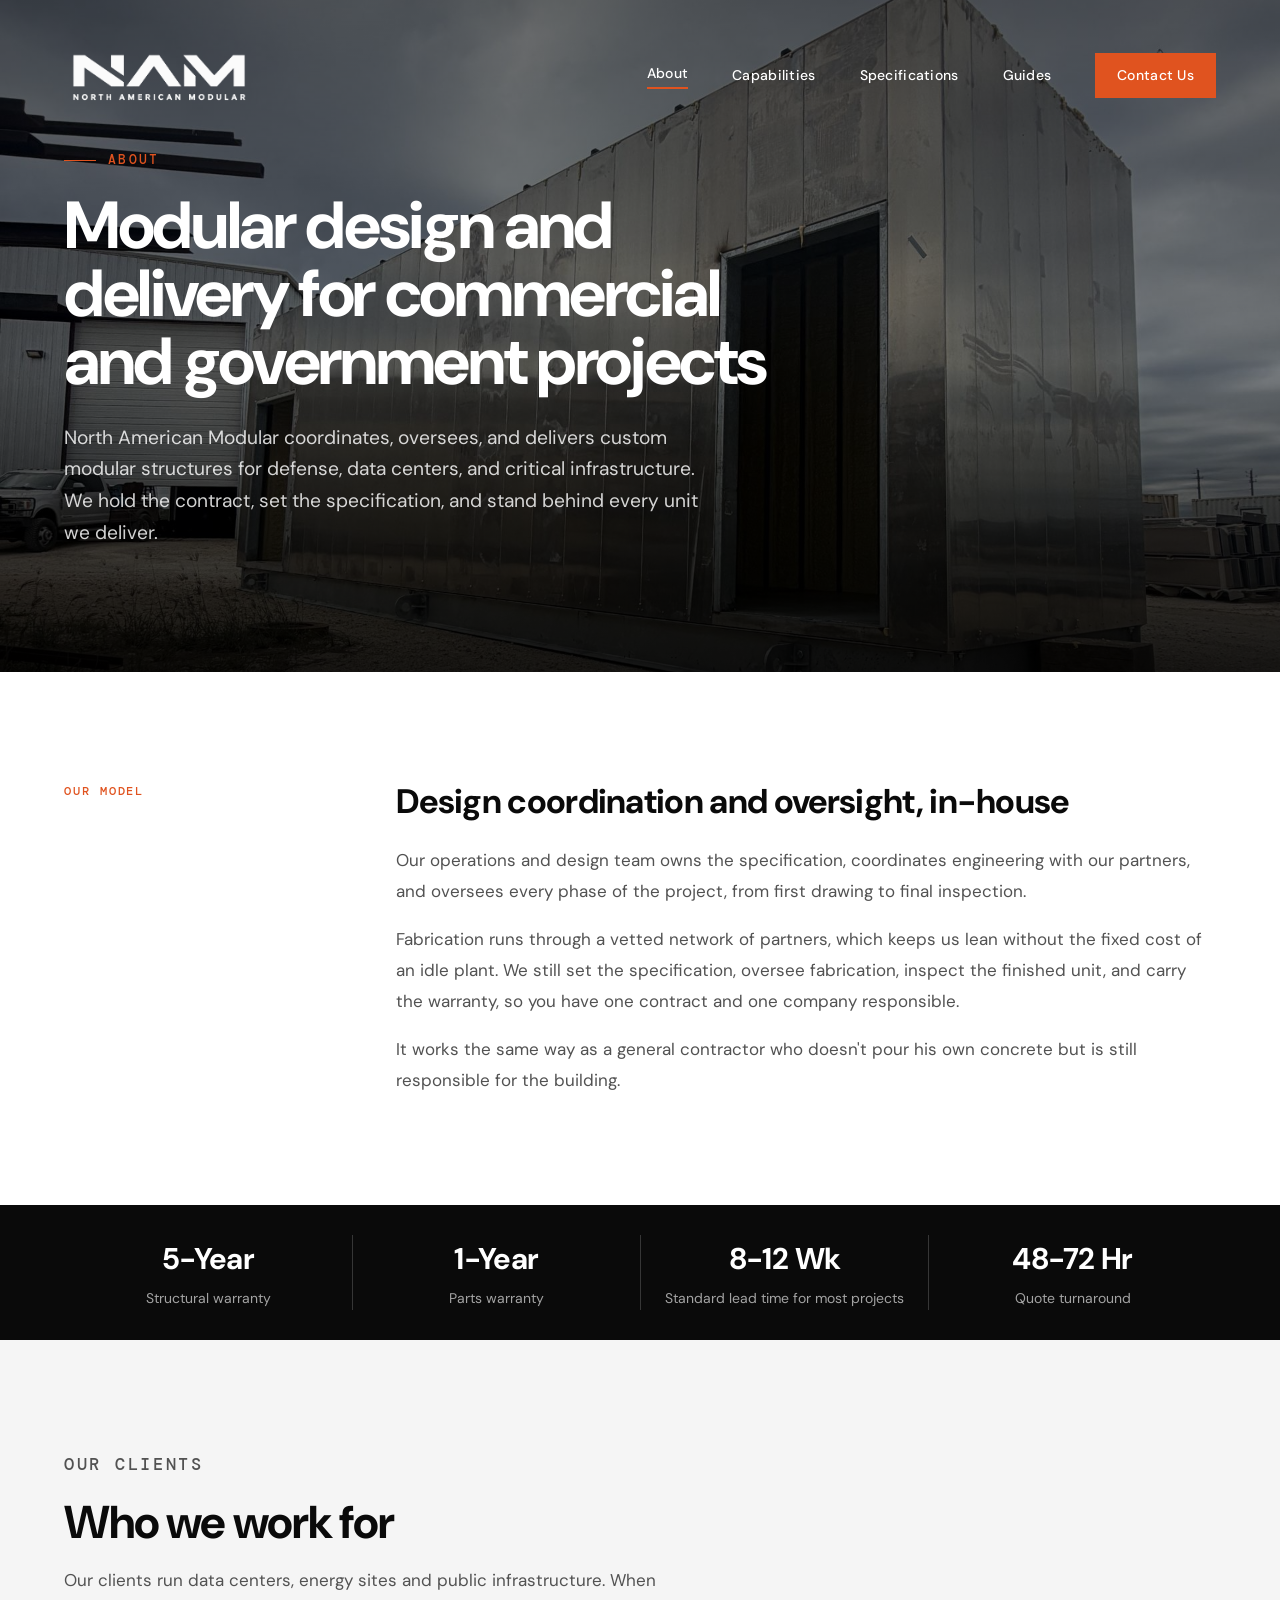
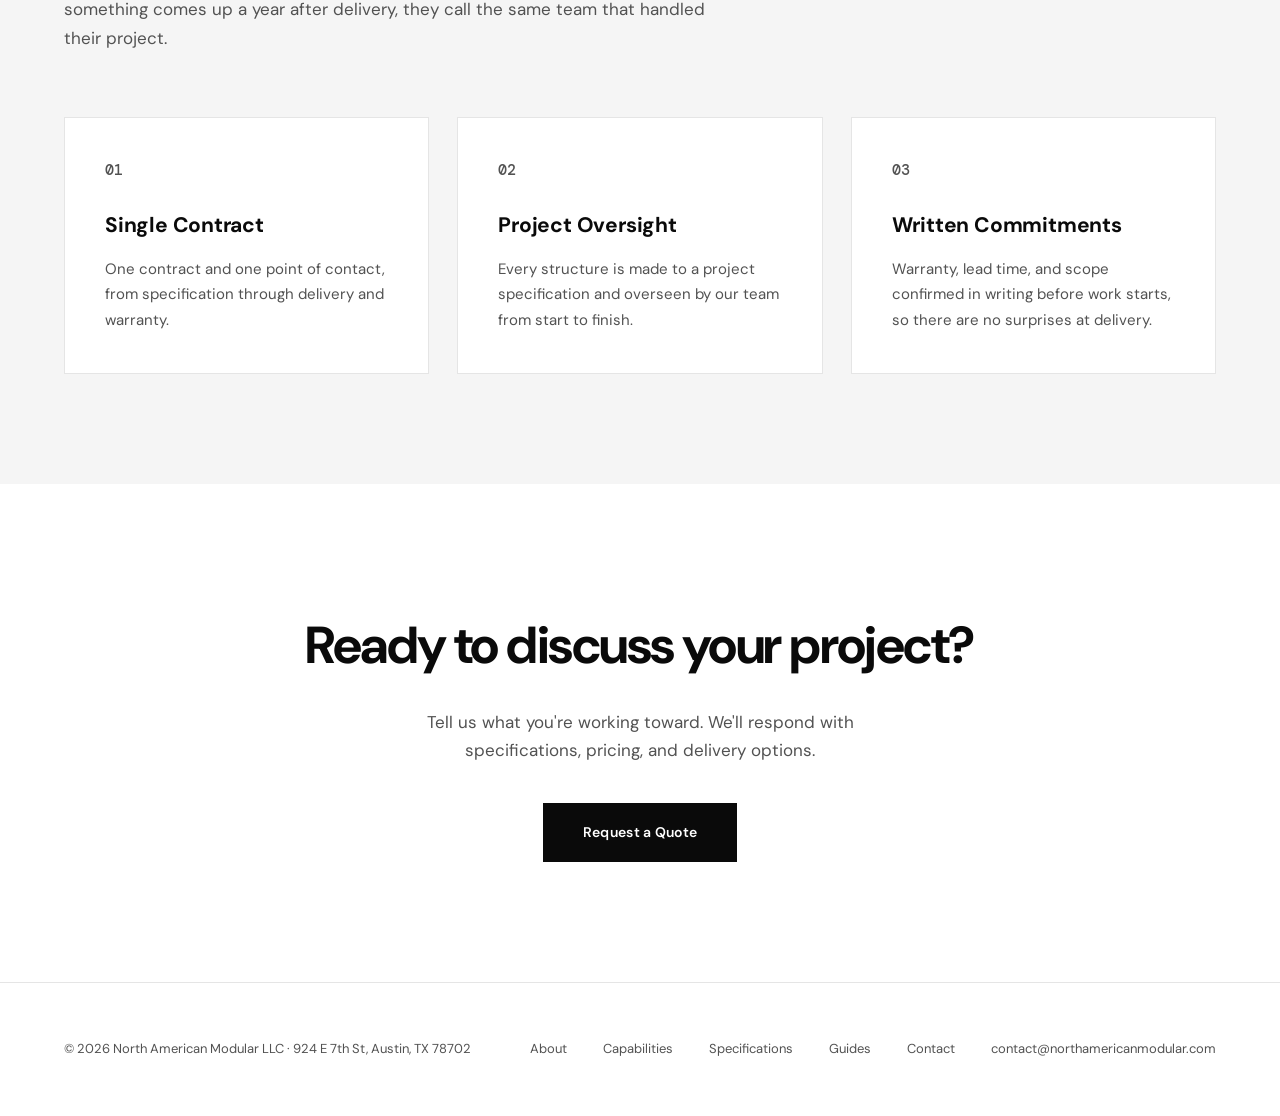
<file: about.html>
<!DOCTYPE html>
<html lang="en">
<head>
    <meta charset="UTF-8">
    <meta name="viewport" content="width=device-width, initial-scale=1.0">
    <title>About North American Modular | Modular Design &amp; Delivery</title>
    <meta name="description" content="North American Modular is a modular design and delivery firm that coordinates and delivers custom structures for defense, data centers and critical infrastructure.">
    <link rel="canonical" href="https://northamericanmodular.com/about">
    <meta name="robots" content="index, follow, max-image-preview:large">
    <meta name="theme-color" content="#0a0a0a">
    <link rel="icon" href="/favicon.ico" sizes="any">
    <link rel="icon" type="image/png" href="/favicon.png">
    <link rel="apple-touch-icon" href="/apple-touch-icon.png">

    <!-- Open Graph / social sharing -->
    <meta property="og:type" content="website">
    <meta property="og:site_name" content="North American Modular">
    <meta property="og:locale" content="en_US">
    <meta property="og:title" content="About North American Modular | Modular Design &amp; Delivery">
    <meta property="og:description" content="North American Modular is a modular design and delivery firm that coordinates and delivers custom structures for defense, data centers and critical infrastructure.">
    <meta property="og:url" content="https://northamericanmodular.com/about">
    <meta property="og:image" content="https://northamericanmodular.com/og-image.jpg">
    <meta property="og:image:width" content="1200">
    <meta property="og:image:height" content="630">
    <meta property="og:image:alt" content="North American Modular logo over a modular steel enclosure in fabrication">
    <meta name="twitter:card" content="summary_large_image">
    <meta name="twitter:title" content="About North American Modular | Modular Design &amp; Delivery">
    <meta name="twitter:description" content="North American Modular is a modular design and delivery firm that coordinates and delivers custom structures for defense, data centers and critical infrastructure.">
    <meta name="twitter:image" content="https://northamericanmodular.com/og-image.jpg">

    <script type="application/ld+json">
{
 "@context": "https://schema.org",
 "@graph": [
  {
   "@type": "Organization",
   "@id": "https://northamericanmodular.com/#organization",
   "name": "North American Modular",
   "legalName": "North American Modular LLC",
   "url": "https://northamericanmodular.com/",
   "logo": "https://northamericanmodular.com/icon-512.png",
   "image": "https://northamericanmodular.com/og-image.jpg",
   "email": "contact@northamericanmodular.com",
   "description": "Modular design and delivery firm delivering custom modular structures for defense, data centers and critical infrastructure.",
   "address": {
    "@type": "PostalAddress",
    "streetAddress": "924 E 7th St",
    "addressLocality": "Austin",
    "postalCode": "78702",
    "addressRegion": "TX",
    "addressCountry": "US"
   },
   "areaServed": {
    "@type": "Country",
    "name": "United States"
   },
   "knowsAbout": [
    "Modular construction",
    "Data center enclosures",
    "Defense modular structures",
    "Critical infrastructure",
    "Industrial modular buildings"
   ]
  },
  {
   "@type": "BreadcrumbList",
   "itemListElement": [
    {
     "@type": "ListItem",
     "position": 1,
     "name": "Home",
     "item": "https://northamericanmodular.com/"
    },
    {
     "@type": "ListItem",
     "position": 2,
     "name": "About",
     "item": "https://northamericanmodular.com/about"
    }
   ]
  }
 ]
}
    </script>
    <link rel="preconnect" href="https://fonts.googleapis.com">
    <link rel="preconnect" href="https://fonts.gstatic.com" crossorigin>
    <link href="https://fonts.googleapis.com/css2?family=DM+Sans:wght@400;500;600;700&family=DM+Mono:wght@400;500&display=swap" rel="stylesheet">
    <link rel="stylesheet" href="site.css">
</head>
<body>

    <nav id="nav">
        <a href="index.html" class="logo" aria-label="North American Modular home">
            <img src="NAMWhiteLogo.png" alt="North American Modular">
        </a>
        <button class="menu-btn" id="menu-btn" aria-expanded="false" aria-controls="nav-links">Menu</button>
        <div class="nav-links" id="nav-links">
            <a href="about.html" class="active">About</a>
            <a href="services.html">Capabilities</a>
            <a href="specifications.html">Specifications</a>
            <a href="/guides/">Guides</a>
            <a href="contact.html" class="nav-cta">Contact Us</a>
        </div>
    </nav>

    <section class="hero page-hero">
        <img class="hero-video" src="about-hero.jpg" alt="Finished aluminum-clad enclosure on a steel base outside the shop" fetchpriority="high" style="object-position:70% center">
        <div class="hero-overlay"></div>
        <div class="hero-content">
            <p class="hero-eyebrow">About</p>
            <h1>Modular design and delivery for commercial and government projects</h1>
            <p class="hero-text">North American Modular coordinates, oversees, and delivers custom modular structures for defense, data centers, and critical infrastructure. We hold the contract, set the specification, and stand behind every unit we deliver.</p>
        </div>
    </section>

    <section class="section">
        <div class="split rv">
            <p class="sec-eyebrow">Our Model</p>
            <div class="prose">
                <h2>Design coordination and oversight, in-house</h2>
                <p>Our operations and design team owns the specification, coordinates engineering with our partners, and oversees every phase of the project, from first drawing to final inspection.</p>
                <p>Fabrication runs through a vetted network of partners, which keeps us lean without the fixed cost of an idle plant. We still set the specification, oversee fabrication, inspect the finished unit, and carry the warranty, so you have one contract and one company responsible.</p>
                <p>It works the same way as a general contractor who doesn't pour his own concrete but is still responsible for the building.</p>
            </div>
        </div>
    </section>

    <div class="warranty-bar four">
        <div class="wb-item"><span class="wb-num">5-Year</span><span class="wb-label">Structural warranty</span></div>
        <div class="wb-sep"></div>
        <div class="wb-item"><span class="wb-num">1-Year</span><span class="wb-label">Parts warranty</span></div>
        <div class="wb-sep"></div>
        <div class="wb-item"><span class="wb-num">8-12 Wk</span><span class="wb-label">Standard lead time for most projects</span></div>
        <div class="wb-sep"></div>
        <div class="wb-item"><span class="wb-num">48-72 Hr</span><span class="wb-label">Quote turnaround</span></div>
    </div>

    <section class="section value-section">
        <div class="wrap">
            <div class="sec-head rv">
                <p class="sec-eyebrow">Our Clients</p>
                <h2>Who we work for</h2>
                <p>Our clients run data centers, energy sites and public infrastructure. When something comes up a year after delivery, they call the same team that handled their project.</p>
            </div>
            <div class="value-grid">
                <div class="value-item rv">
                    <p class="value-num">01</p>
                    <h3>Single Contract</h3>
                    <p>One contract and one point of contact, from specification through delivery and warranty.</p>
                </div>
                <div class="value-item rv">
                    <p class="value-num">02</p>
                    <h3>Project Oversight</h3>
                    <p>Every structure is made to a project specification and overseen by our team from start to finish.</p>
                </div>
                <div class="value-item rv">
                    <p class="value-num">03</p>
                    <h3>Written Commitments</h3>
                    <p>Warranty, lead time, and scope confirmed in writing before work starts, so there are no surprises at delivery.</p>
                </div>
            </div>
        </div>
    </section>

    <section class="cta-section">
        <h2>Ready to discuss your project?</h2>
        <p>Tell us what you're working toward. We'll respond with specifications, pricing, and delivery options.</p>
        <a href="contact.html" class="btn-black">Request a Quote</a>
    </section>

    <footer>
        <div class="footer-left">
            &copy; 2026 North American Modular LLC &middot; 924 E 7th St, Austin, TX 78702
        </div>
        <div class="footer-links">
            <a href="about.html">About</a>
            <a href="services.html">Capabilities</a>
            <a href="specifications.html">Specifications</a>
            <a href="/guides/">Guides</a>
            <a href="contact.html">Contact</a>
            <a href="mailto:contact@northamericanmodular.com">contact@northamericanmodular.com</a>
        </div>
    </footer>

    <script src="site.js"></script>
</body>
</html>
</file>
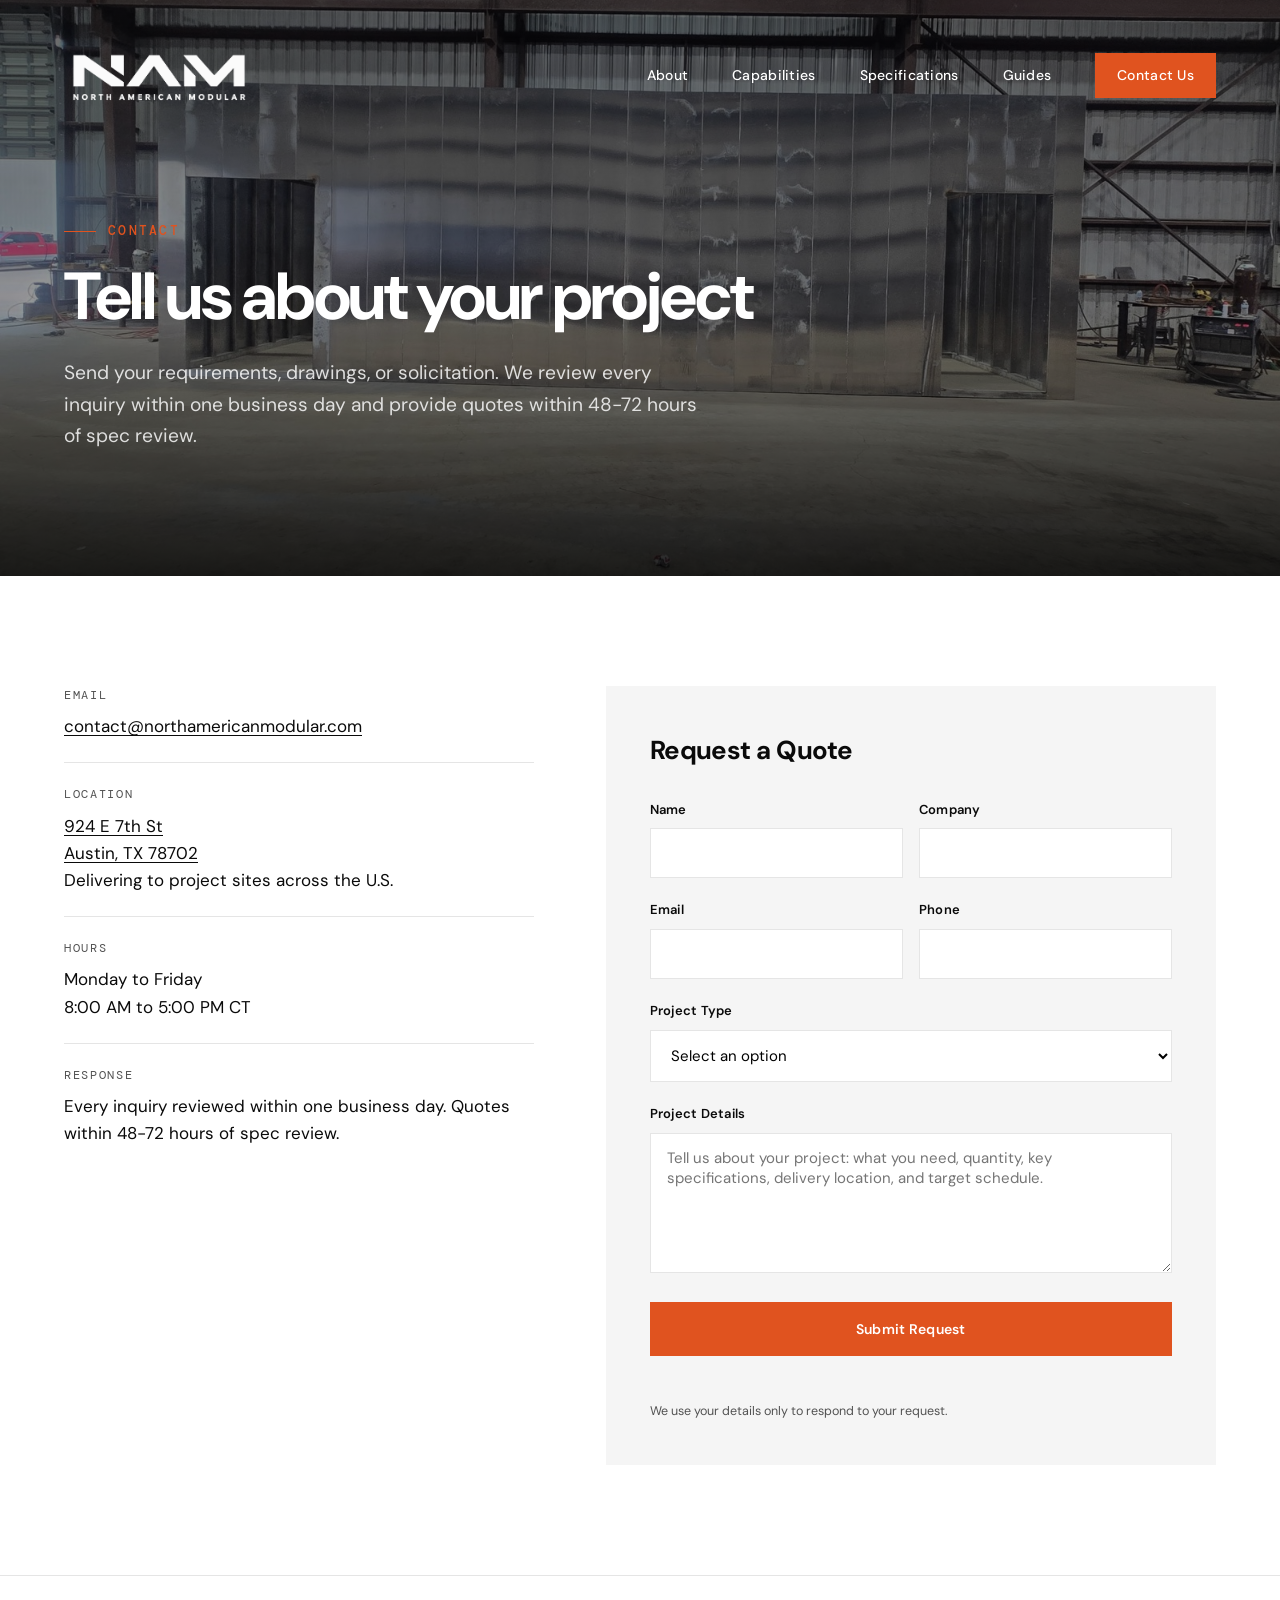
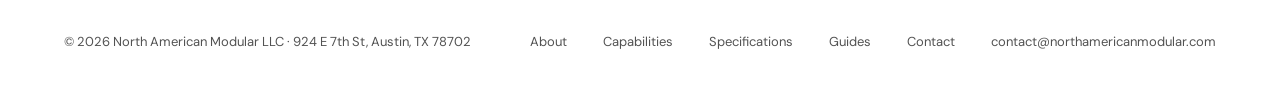
<file: contact.html>
<!DOCTYPE html>
<html lang="en">
<head>
    <meta charset="UTF-8">
    <meta name="viewport" content="width=device-width, initial-scale=1.0">
    <title>Contact North American Modular | Austin, Texas</title>
    <meta name="description" content="Contact North American Modular in Austin, Texas to discuss a custom modular project for defense, data centers or critical infrastructure.">
    <link rel="canonical" href="https://northamericanmodular.com/contact">
    <meta name="robots" content="index, follow, max-image-preview:large">
    <meta name="theme-color" content="#0a0a0a">
    <link rel="icon" href="/favicon.ico" sizes="any">
    <link rel="icon" type="image/png" href="/favicon.png">
    <link rel="apple-touch-icon" href="/apple-touch-icon.png">

    <!-- Open Graph / social sharing -->
    <meta property="og:type" content="website">
    <meta property="og:site_name" content="North American Modular">
    <meta property="og:locale" content="en_US">
    <meta property="og:title" content="Contact North American Modular | Austin, Texas">
    <meta property="og:description" content="Contact North American Modular in Austin, Texas to discuss a custom modular project for defense, data centers or critical infrastructure.">
    <meta property="og:url" content="https://northamericanmodular.com/contact">
    <meta property="og:image" content="https://northamericanmodular.com/og-image.jpg">
    <meta property="og:image:width" content="1200">
    <meta property="og:image:height" content="630">
    <meta property="og:image:alt" content="North American Modular logo over a modular steel enclosure in fabrication">
    <meta name="twitter:card" content="summary_large_image">
    <meta name="twitter:title" content="Contact North American Modular | Austin, Texas">
    <meta name="twitter:description" content="Contact North American Modular in Austin, Texas to discuss a custom modular project for defense, data centers or critical infrastructure.">
    <meta name="twitter:image" content="https://northamericanmodular.com/og-image.jpg">

    <script type="application/ld+json">
{
 "@context": "https://schema.org",
 "@graph": [
  {
   "@type": "Organization",
   "@id": "https://northamericanmodular.com/#organization",
   "name": "North American Modular",
   "legalName": "North American Modular LLC",
   "url": "https://northamericanmodular.com/",
   "logo": "https://northamericanmodular.com/icon-512.png",
   "image": "https://northamericanmodular.com/og-image.jpg",
   "email": "contact@northamericanmodular.com",
   "description": "Modular design and delivery firm delivering custom modular structures for defense, data centers and critical infrastructure.",
   "address": {
    "@type": "PostalAddress",
    "streetAddress": "924 E 7th St",
    "addressLocality": "Austin",
    "postalCode": "78702",
    "addressRegion": "TX",
    "addressCountry": "US"
   },
   "areaServed": {
    "@type": "Country",
    "name": "United States"
   },
   "knowsAbout": [
    "Modular construction",
    "Data center enclosures",
    "Defense modular structures",
    "Critical infrastructure",
    "Industrial modular buildings"
   ]
  },
  {
   "@type": "BreadcrumbList",
   "itemListElement": [
    {
     "@type": "ListItem",
     "position": 1,
     "name": "Home",
     "item": "https://northamericanmodular.com/"
    },
    {
     "@type": "ListItem",
     "position": 2,
     "name": "Contact",
     "item": "https://northamericanmodular.com/contact"
    }
   ]
  }
 ]
}
    </script>
    <link rel="preconnect" href="https://fonts.googleapis.com">
    <link rel="preconnect" href="https://fonts.gstatic.com" crossorigin>
    <link href="https://fonts.googleapis.com/css2?family=DM+Sans:wght@400;500;600;700&family=DM+Mono:wght@400;500&display=swap" rel="stylesheet">
    <link rel="stylesheet" href="site.css">
</head>
<body>

    <nav id="nav">
        <a href="index.html" class="logo" aria-label="North American Modular home">
            <img src="NAMWhiteLogo.png" alt="North American Modular">
        </a>
        <button class="menu-btn" id="menu-btn" aria-expanded="false" aria-controls="nav-links">Menu</button>
        <div class="nav-links" id="nav-links">
            <a href="about.html">About</a>
            <a href="services.html">Capabilities</a>
            <a href="specifications.html">Specifications</a>
            <a href="/guides/">Guides</a>
            <a href="contact.html" class="nav-cta">Contact Us</a>
        </div>
    </nav>

    <section class="hero page-hero">
        <img class="hero-video" src="vert-datacenter.jpg" alt="Steel modular enclosure in a fabrication shop" fetchpriority="high" style="object-position:center 55%">
        <div class="hero-overlay"></div>
        <div class="hero-content">
            <p class="hero-eyebrow">Contact</p>
            <h1>Tell us about your project</h1>
            <p class="hero-text">Send your requirements, drawings, or solicitation. We review every inquiry within one business day and provide quotes within 48-72 hours of spec review.</p>
        </div>
    </section>

    <section class="section">
        <div class="contact-grid">
            <div class="contact-info rv">
                <div class="ci">
                    <p class="ci-k">Email</p>
                    <p class="ci-v"><a href="mailto:contact@northamericanmodular.com">contact@northamericanmodular.com</a></p>
                </div>
                <div class="ci">
                    <p class="ci-k">Location</p>
                    <p class="ci-v"><a href="https://maps.google.com/?q=924+E+7th+St,+Austin,+TX+78702" target="_blank" rel="noopener">924 E 7th St<br>Austin, TX 78702</a><br>Delivering to project sites across the U.S.</p>
                </div>
                <div class="ci">
                    <p class="ci-k">Hours</p>
                    <p class="ci-v">Monday to Friday<br>8:00 AM to 5:00 PM CT</p>
                </div>
                <div class="ci">
                    <p class="ci-k">Response</p>
                    <p class="ci-v">Every inquiry reviewed within one business day. Quotes within 48-72 hours of spec review.</p>
                </div>
            </div>
            <div class="contact-form rv">
                <h2>Request a Quote</h2>
                <form id="nam-inquiry" novalidate>
                    <div class="form-row">
                        <div class="form-group">
                            <label for="name">Name</label>
                            <input type="text" id="name" name="name" required>
                        </div>
                        <div class="form-group">
                            <label for="company">Company</label>
                            <input type="text" id="company" name="company">
                        </div>
                    </div>

                    <div class="form-row">
                        <div class="form-group">
                            <label for="email">Email</label>
                            <input type="email" id="email" name="email" required>
                        </div>
                        <div class="form-group">
                            <label for="phone">Phone</label>
                            <input type="tel" id="phone" name="phone">
                        </div>
                    </div>

                    <div class="form-group">
                        <label for="project-type">Project Type</label>
                        <select id="project-type" name="project-type">
                            <option value="">Select an option</option>
                            <option value="defense">Defense</option>
                            <option value="data_center">Data center</option>
                            <option value="oil_gas_energy">Oil, gas &amp; energy</option>
                            <option value="industrial">Industrial</option>
                            <option value="housing">Workforce &amp; student housing</option>
                            <option value="government">Government</option>
                            <option value="retail_commercial">Retail &amp; commercial</option>
                            <option value="other">Other</option>
                        </select>
                    </div>

                    <div class="form-group">
                        <label for="message">Project Details</label>
                        <textarea id="message" name="message" placeholder="Tell us about your project: what you need, quantity, key specifications, delivery location, and target schedule."></textarea>
                    </div>

                    <button type="submit" class="btn-submit">Submit Request</button>
                    <p class="form-status" id="form-status" role="status" aria-live="polite"></p>
                    <p class="form-privacy">We use your details only to respond to your request.</p>
                </form>
            </div>
        </div>
    </section>

    <script>
    (function () {
        var form = document.getElementById('nam-inquiry');
        var status = document.getElementById('form-status');
        var btn = form.querySelector('.btn-submit');
        var ENDPOINT = 'https://api.hsforms.com/submissions/v3/integration/submit/8688049/bd4cd5ec-c049-4c0d-b44a-54a02f7ec838';
        function val(id) { return (document.getElementById(id).value || '').trim(); }
        function cookie(n) { var m = document.cookie.match('(?:^|; )' + n + '=([^;]*)'); return m ? m[1] : undefined; }
        form.addEventListener('submit', function (e) {
            e.preventDefault();
            status.className = 'form-status'; status.textContent = '';
            var name = val('name'), email = val('email');
            if (!name || !/^[^@\s]+@[^@\s]+\.[^@\s]+$/.test(email)) {
                status.className = 'form-status err';
                status.textContent = 'Please enter your name and a valid email address.';
                return;
            }
            var parts = name.split(/\s+/), first = parts.shift(), last = parts.join(' ');
            var fields = [
                { name: 'firstname', value: first },
                { name: 'lastname', value: last },
                { name: 'email', value: email },
                { name: 'phone', value: val('phone') },
                { name: 'company', value: val('company') },
                { name: 'nam_project_type', value: val('project-type') },
                { name: 'message', value: val('message') },
                { name: 'lead_business_unit', value: 'nam_commercial' }
            ].filter(function (f) { return f.value; });
            var context = { pageUri: location.href, pageName: document.title };
            var hutk = cookie('hubspotutk'); if (hutk) context.hutk = hutk;
            btn.disabled = true; btn.textContent = 'Sending...';
            fetch(ENDPOINT, {
                method: 'POST',
                headers: { 'Content-Type': 'application/json' },
                body: JSON.stringify({ fields: fields, context: context })
            }).then(function (r) {
                if (!r.ok) throw new Error(r.status);
                form.reset();
                status.className = 'form-status ok';
                status.textContent = 'Thanks. The North American Modular team will follow up within one business day.';
            }).catch(function () {
                status.className = 'form-status err';
                status.innerHTML = 'Something went wrong. Please email us at <a href="mailto:contact@northamericanmodular.com">contact@northamericanmodular.com</a>.';
            }).finally(function () {
                btn.disabled = false; btn.textContent = 'Submit Request';
            });
        });
    })();
    </script>

    <footer>
        <div class="footer-left">
            &copy; 2026 North American Modular LLC &middot; 924 E 7th St, Austin, TX 78702
        </div>
        <div class="footer-links">
            <a href="about.html">About</a>
            <a href="services.html">Capabilities</a>
            <a href="specifications.html">Specifications</a>
            <a href="/guides/">Guides</a>
            <a href="contact.html">Contact</a>
            <a href="mailto:contact@northamericanmodular.com">contact@northamericanmodular.com</a>
        </div>
    </footer>

    <script src="site.js"></script>
</body>
</html>
</file>
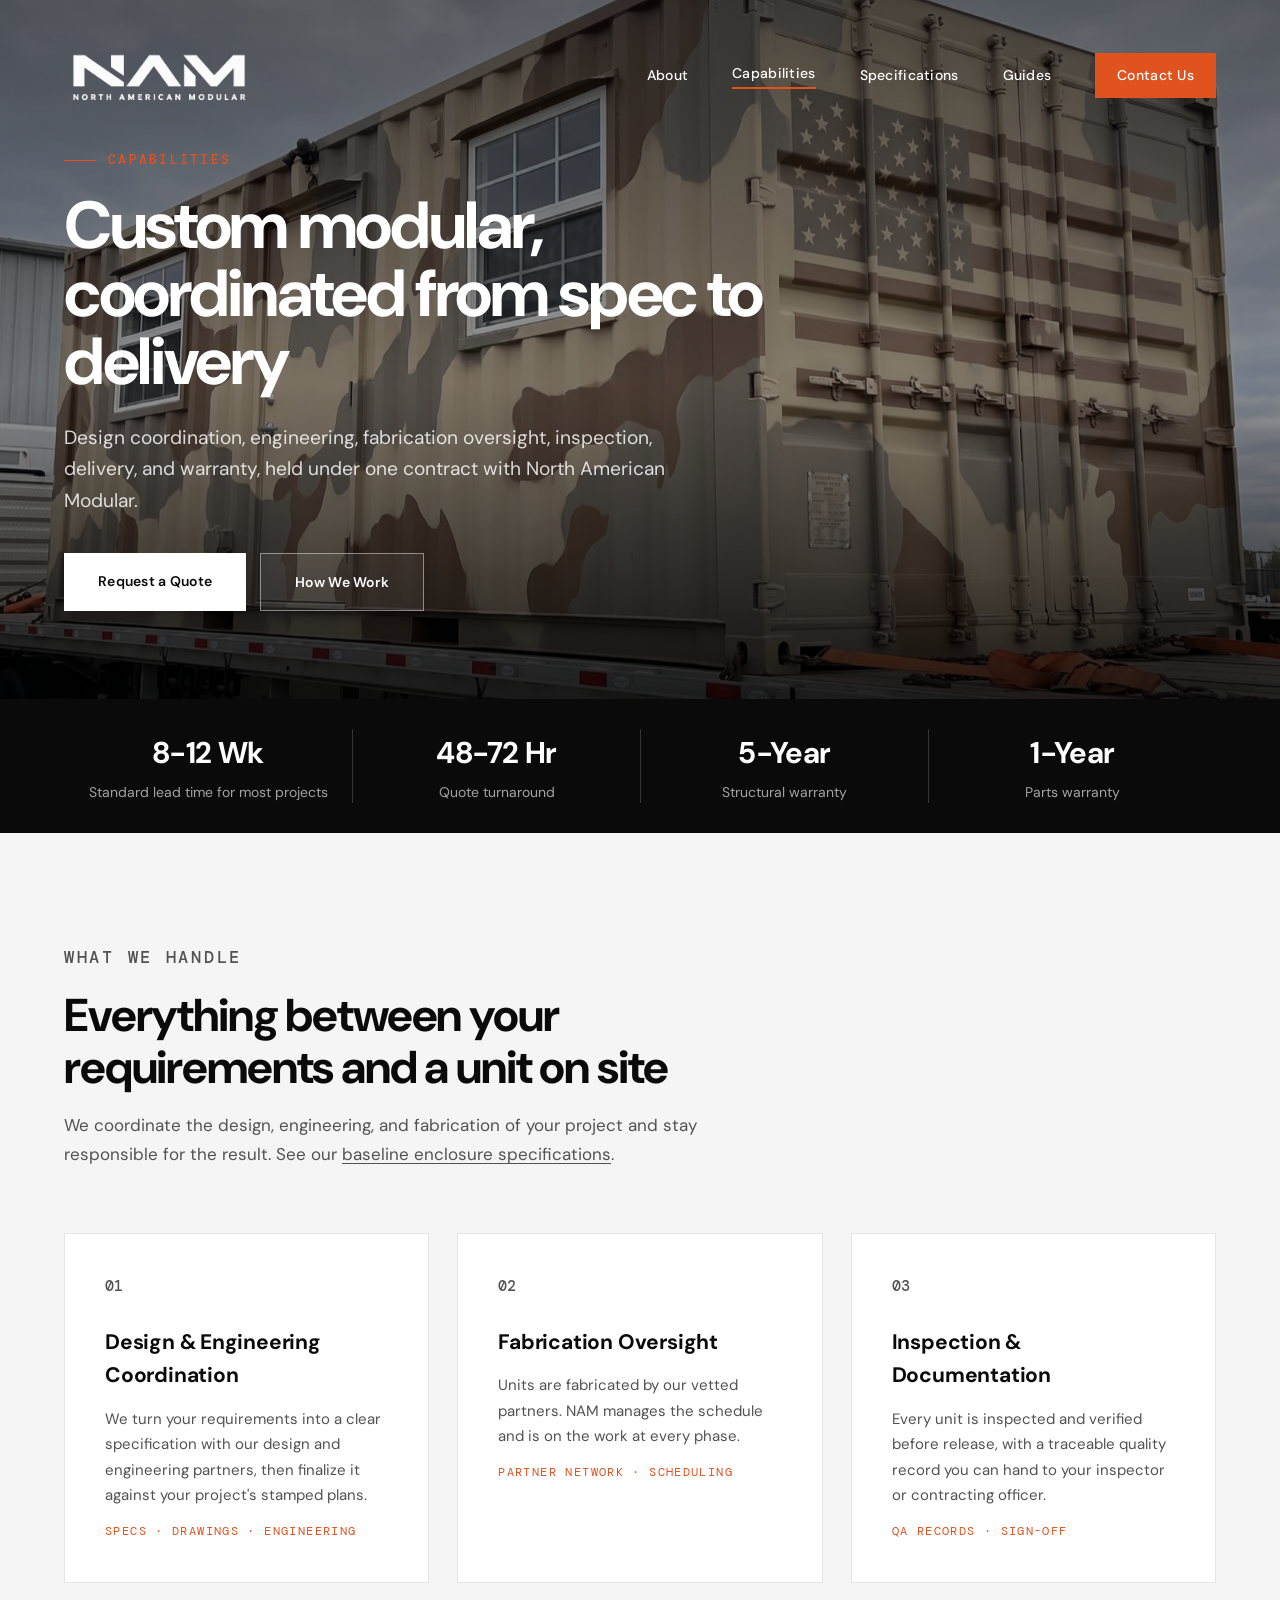
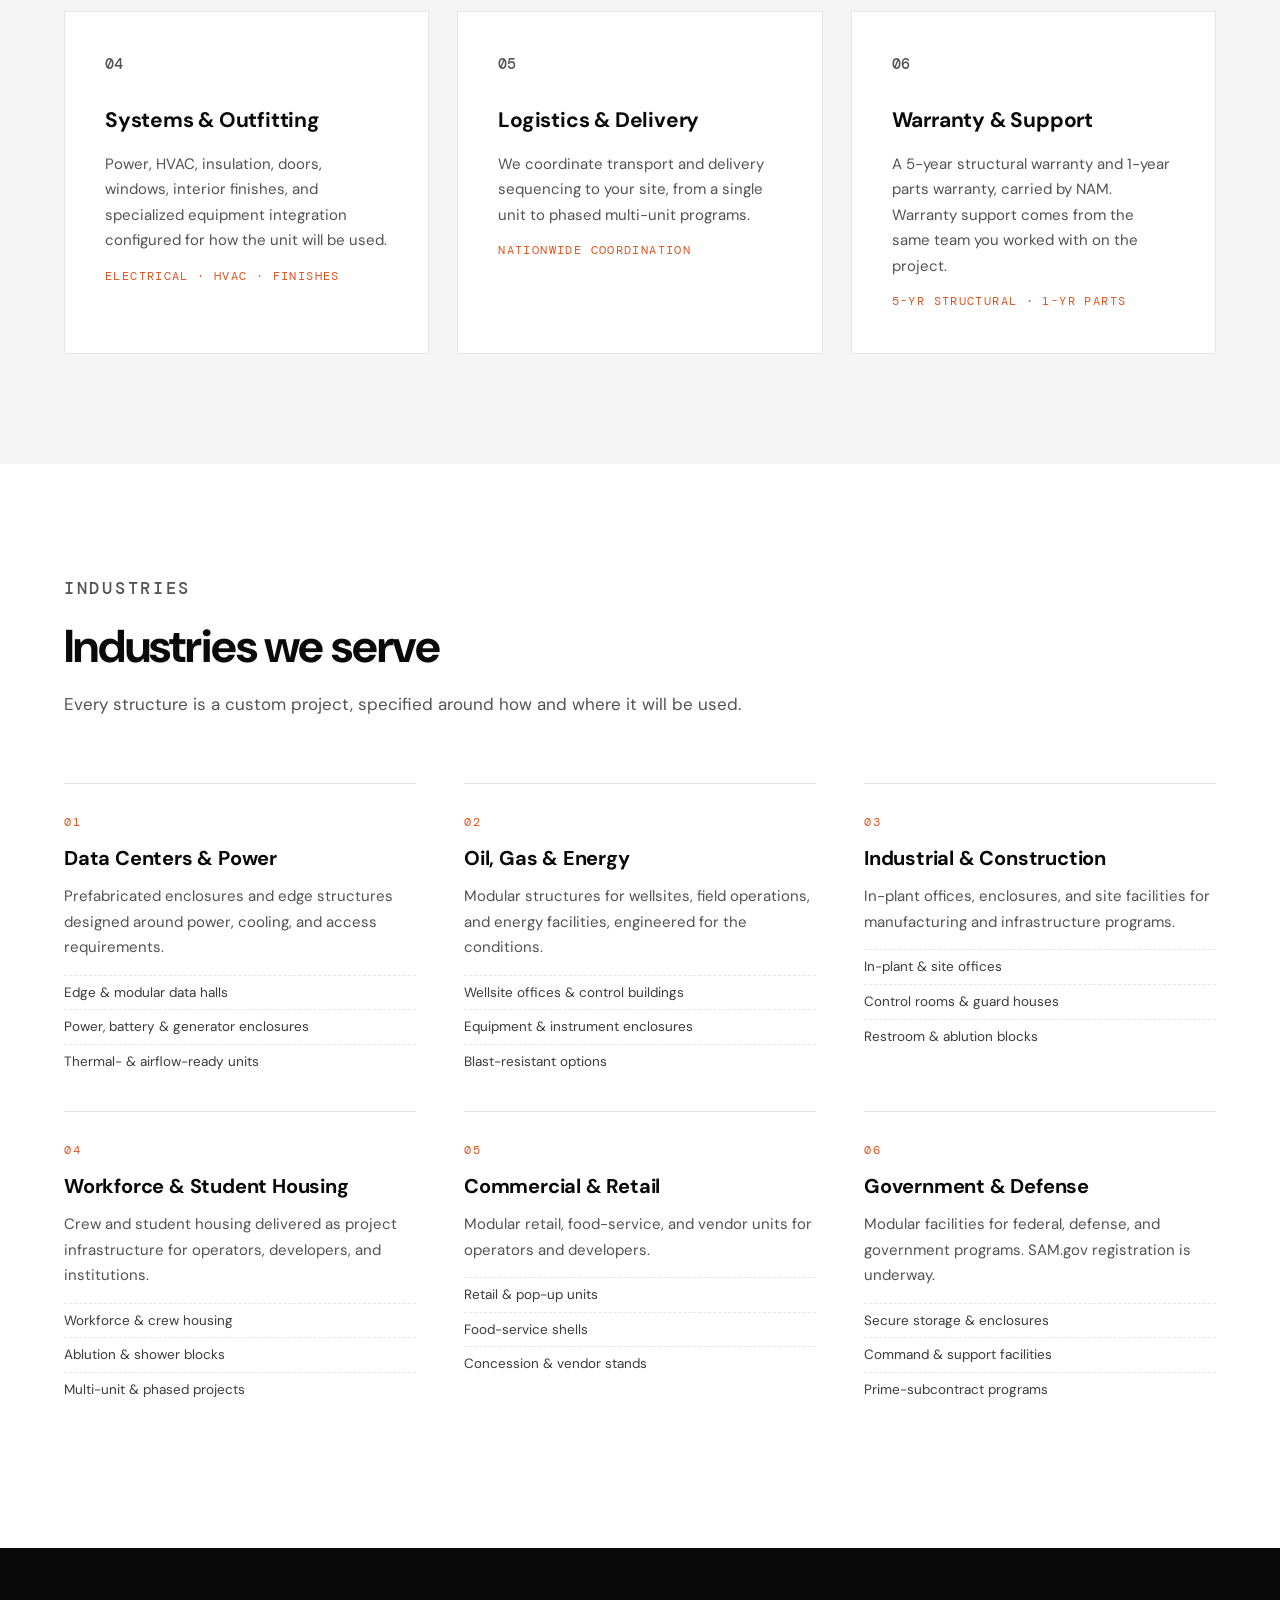
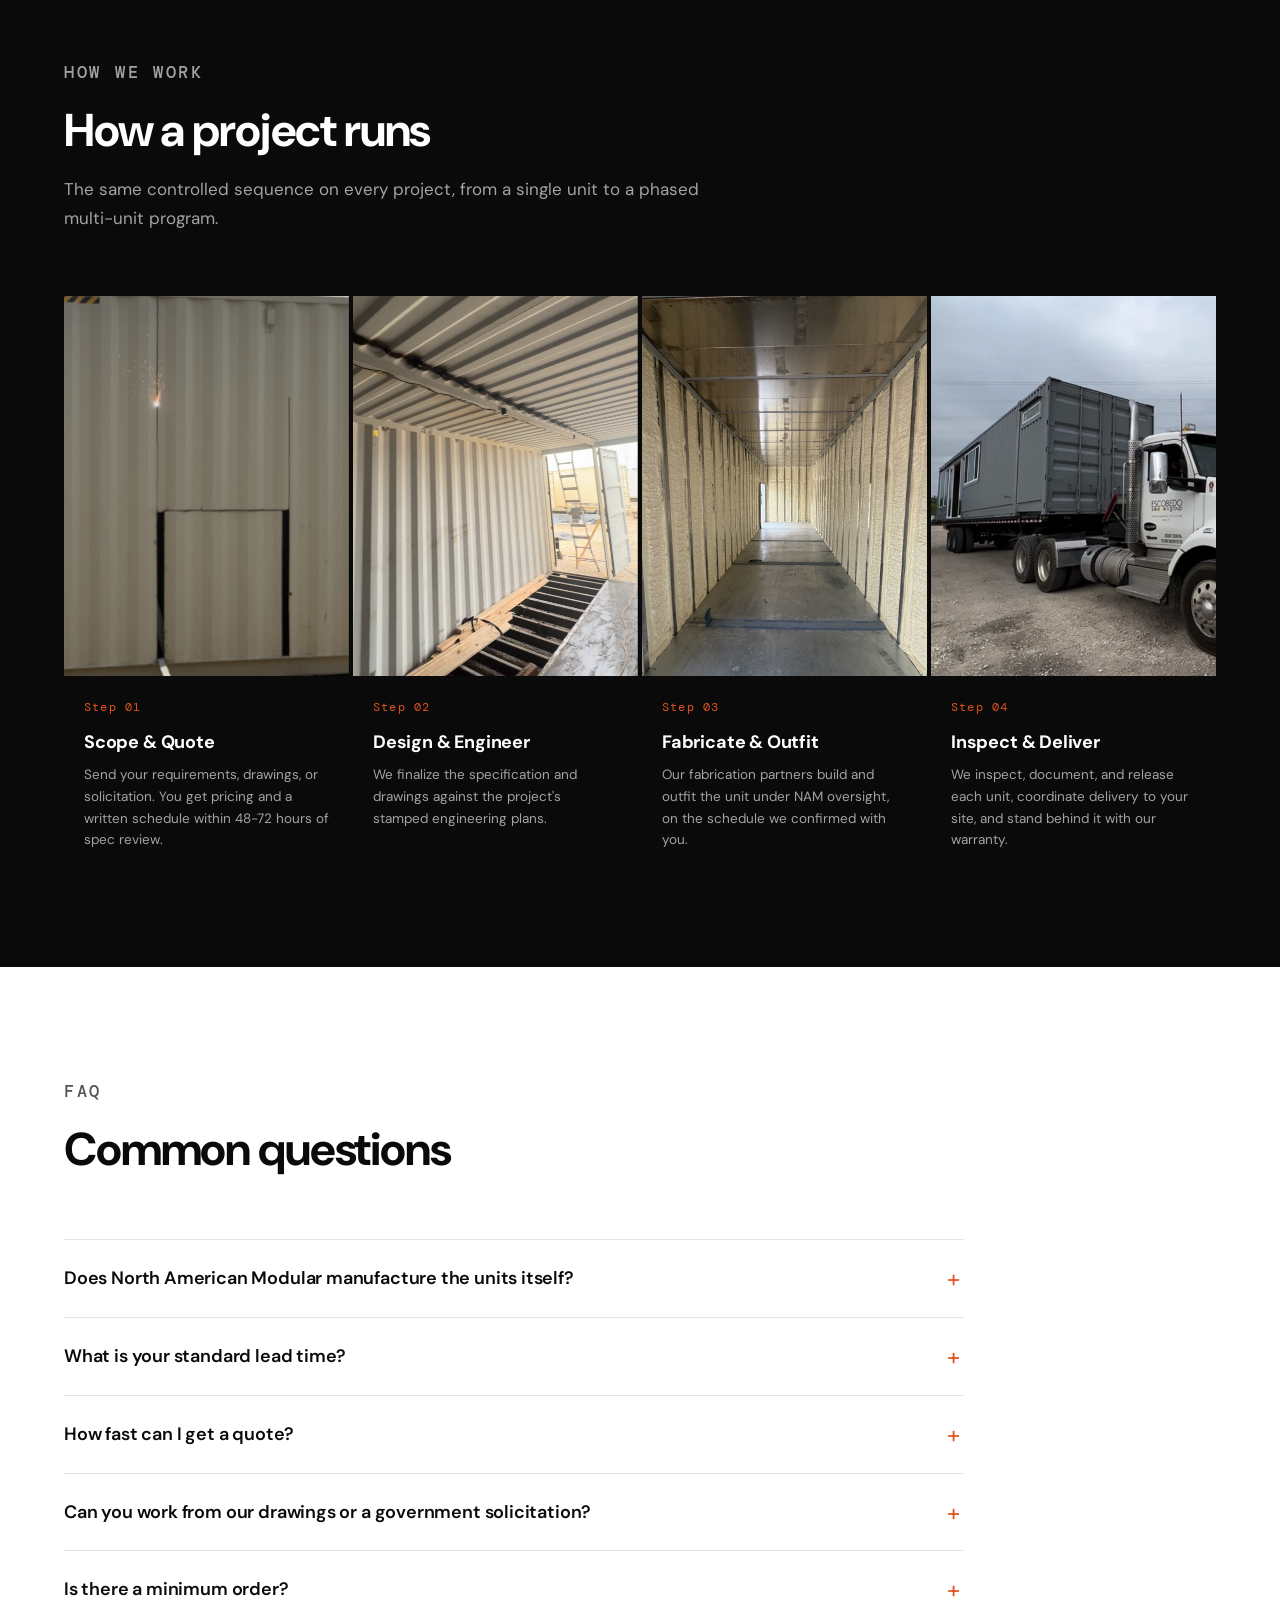
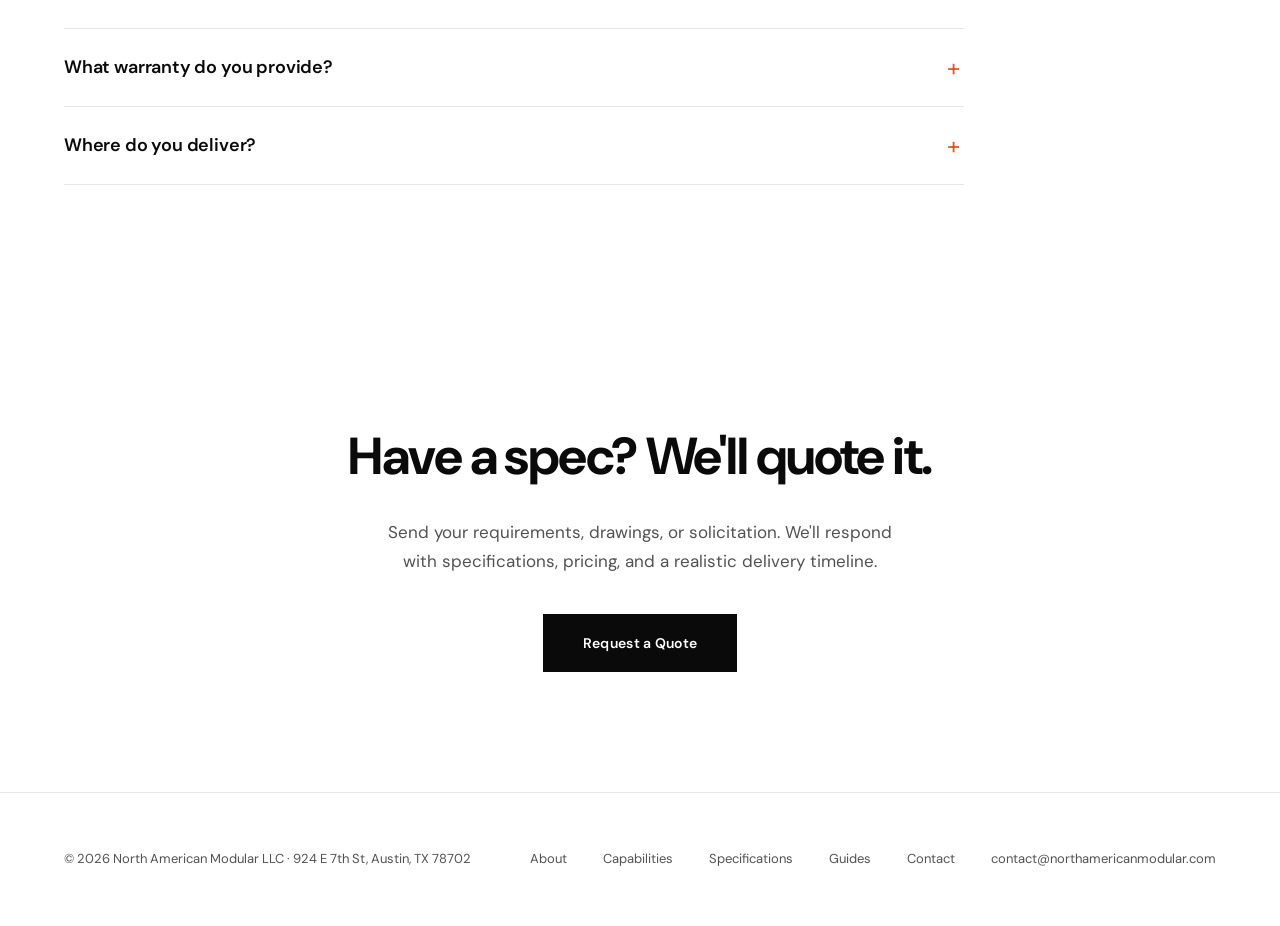
<file: services.html>
<!DOCTYPE html>
<html lang="en">
<head>
    <meta charset="UTF-8">
    <meta name="viewport" content="width=device-width, initial-scale=1.0">
    <title>Capabilities | Custom Modular Design &amp; Delivery | North American Modular</title>
    <meta name="description" content="Design coordination, engineering, fabrication oversight, inspection, delivery and warranty for custom modular structures in defense, data center and industrial projects.">
    <link rel="canonical" href="https://northamericanmodular.com/services">
    <meta name="robots" content="index, follow, max-image-preview:large">
    <meta name="theme-color" content="#0a0a0a">
    <link rel="icon" href="/favicon.ico" sizes="any">
    <link rel="icon" type="image/png" href="/favicon.png">
    <link rel="apple-touch-icon" href="/apple-touch-icon.png">

    <!-- Open Graph / social sharing -->
    <meta property="og:type" content="website">
    <meta property="og:site_name" content="North American Modular">
    <meta property="og:locale" content="en_US">
    <meta property="og:title" content="Capabilities | Custom Modular Design &amp; Delivery | North American Modular">
    <meta property="og:description" content="Design coordination, engineering, fabrication oversight, inspection, delivery and warranty for custom modular structures in defense, data center and industrial projects.">
    <meta property="og:url" content="https://northamericanmodular.com/services">
    <meta property="og:image" content="https://northamericanmodular.com/og-image.jpg">
    <meta property="og:image:width" content="1200">
    <meta property="og:image:height" content="630">
    <meta property="og:image:alt" content="North American Modular logo over a modular steel enclosure in fabrication">
    <meta name="twitter:card" content="summary_large_image">
    <meta name="twitter:title" content="Capabilities | Custom Modular Design &amp; Delivery | North American Modular">
    <meta name="twitter:description" content="Design coordination, engineering, fabrication oversight, inspection, delivery and warranty for custom modular structures in defense, data center and industrial projects.">
    <meta name="twitter:image" content="https://northamericanmodular.com/og-image.jpg">

    <script type="application/ld+json">
{
 "@context": "https://schema.org",
 "@graph": [
  {
   "@type": "Organization",
   "@id": "https://northamericanmodular.com/#organization",
   "name": "North American Modular",
   "legalName": "North American Modular LLC",
   "url": "https://northamericanmodular.com/",
   "logo": "https://northamericanmodular.com/icon-512.png",
   "image": "https://northamericanmodular.com/og-image.jpg",
   "email": "contact@northamericanmodular.com",
   "description": "Modular design and delivery firm delivering custom modular structures for defense, data centers and critical infrastructure.",
   "address": {
    "@type": "PostalAddress",
    "streetAddress": "924 E 7th St",
    "addressLocality": "Austin",
    "postalCode": "78702",
    "addressRegion": "TX",
    "addressCountry": "US"
   },
   "areaServed": {
    "@type": "Country",
    "name": "United States"
   },
   "knowsAbout": [
    "Modular construction",
    "Data center enclosures",
    "Defense modular structures",
    "Critical infrastructure",
    "Industrial modular buildings"
   ]
  },
  {
   "@type": "BreadcrumbList",
   "itemListElement": [
    {
     "@type": "ListItem",
     "position": 1,
     "name": "Home",
     "item": "https://northamericanmodular.com/"
    },
    {
     "@type": "ListItem",
     "position": 2,
     "name": "Capabilities",
     "item": "https://northamericanmodular.com/services"
    }
   ]
  }
 ]
}
    </script>
    <link rel="preconnect" href="https://fonts.googleapis.com">
    <link rel="preconnect" href="https://fonts.gstatic.com" crossorigin>
    <link href="https://fonts.googleapis.com/css2?family=DM+Sans:wght@400;500;600;700&family=DM+Mono:wght@400;500&display=swap" rel="stylesheet">
    <link rel="stylesheet" href="site.css">
    <script type="application/ld+json">
{
 "@context": "https://schema.org",
 "@type": "FAQPage",
 "mainEntity": [
  {
   "@type": "Question",
   "name": "Does North American Modular manufacture the units itself?",
   "acceptedAnswer": {
    "@type": "Answer",
    "text": "No. NAM is a design and delivery firm. Fabrication is performed by our vetted fabrication partners. NAM sets the specification, coordinates engineering, oversees and inspects the work, holds your contract, and carries the warranty."
   }
  },
  {
   "@type": "Question",
   "name": "What is your standard lead time?",
   "acceptedAnswer": {
    "@type": "Answer",
    "text": "Standard lead time for most projects is 8-12 weeks, depending on specifications. Your schedule is confirmed in writing with your quote, before any work starts."
   }
  },
  {
   "@type": "Question",
   "name": "How fast can I get a quote?",
   "acceptedAnswer": {
    "@type": "Answer",
    "text": "Quotes are typically provided within 48-72 hours of reviewing your specifications. Send drawings, a spec sheet, or a solicitation and we will respond with pricing and a delivery timeline."
   }
  },
  {
   "@type": "Question",
   "name": "Can you work from our drawings or a government solicitation?",
   "acceptedAnswer": {
    "@type": "Answer",
    "text": "Yes. We can price and coordinate from your drawings, performance requirements, or a formal solicitation, and we finalize every unit against the project's stamped engineering plans."
   }
  },
  {
   "@type": "Question",
   "name": "Is there a minimum order?",
   "acceptedAnswer": {
    "@type": "Answer",
    "text": "No. We take on single custom units as well as multi-unit and phased programs, with the same specification and inspection process for each."
   }
  },
  {
   "@type": "Question",
   "name": "What warranty do you provide?",
   "acceptedAnswer": {
    "@type": "Answer",
    "text": "Every structure carries a 5-year structural warranty and a 1-year parts warranty, held by North American Modular rather than passed through to a subcontractor."
   }
  },
  {
   "@type": "Question",
   "name": "Where do you deliver?",
   "acceptedAnswer": {
    "@type": "Answer",
    "text": "We are based in Austin, Texas and coordinate delivery to project sites across the United States."
   }
  }
 ]
}
    </script>
</head>
<body>

    <nav id="nav">
        <a href="index.html" class="logo" aria-label="North American Modular home">
            <img src="NAMWhiteLogo.png" alt="North American Modular">
        </a>
        <button class="menu-btn" id="menu-btn" aria-expanded="false" aria-controls="nav-links">Menu</button>
        <div class="nav-links" id="nav-links">
            <a href="about.html">About</a>
            <a href="services.html" class="active">Capabilities</a>
            <a href="specifications.html">Specifications</a>
            <a href="/guides/">Guides</a>
            <a href="contact.html" class="nav-cta">Contact Us</a>
        </div>
    </nav>

    <section class="hero page-hero">
        <img class="hero-video" src="vert-defense.jpg" alt="Custom modular unit with camouflage finish loaded for delivery" fetchpriority="high" style="object-position:center 60%">
        <div class="hero-overlay"></div>
        <div class="hero-content">
            <p class="hero-eyebrow">Capabilities</p>
            <h1>Custom modular, coordinated from spec to delivery</h1>
            <p class="hero-text">Design coordination, engineering, fabrication oversight, inspection, delivery, and warranty, held under one contract with North American Modular.</p>
            <div class="hero-ctas">
                <a href="contact.html" class="btn-primary">Request a Quote</a>
                <a href="#process" class="btn-outline">How We Work</a>
            </div>
        </div>
    </section>

    <div class="warranty-bar four">
        <div class="wb-item"><span class="wb-num">8-12 Wk</span><span class="wb-label">Standard lead time for most projects</span></div>
        <div class="wb-sep"></div>
        <div class="wb-item"><span class="wb-num">48-72 Hr</span><span class="wb-label">Quote turnaround</span></div>
        <div class="wb-sep"></div>
        <div class="wb-item"><span class="wb-num">5-Year</span><span class="wb-label">Structural warranty</span></div>
        <div class="wb-sep"></div>
        <div class="wb-item"><span class="wb-num">1-Year</span><span class="wb-label">Parts warranty</span></div>
    </div>

    <section class="section value-section">
        <div class="wrap">
            <div class="sec-head rv">
                <p class="sec-eyebrow">What We Handle</p>
                <h2>Everything between your requirements and a unit on site</h2>
                <p>We coordinate the design, engineering, and fabrication of your project and stay responsible for the result. See our <a href="specifications.html" style="text-decoration:underline;text-underline-offset:3px">baseline enclosure specifications</a>.</p>
            </div>
            <div class="value-grid six">
                <div class="value-item rv">
                    <p class="value-num">01</p>
                    <h3>Design &amp; Engineering Coordination</h3>
                    <p>We turn your requirements into a clear specification with our design and engineering partners, then finalize it against your project's stamped plans.</p>
                    <span class="tag">Specs &middot; drawings &middot; engineering</span>
                </div>
                <div class="value-item rv">
                    <p class="value-num">02</p>
                    <h3>Fabrication Oversight</h3>
                    <p>Units are fabricated by our vetted partners. NAM manages the schedule and is on the work at every phase.</p>
                    <span class="tag">Partner network &middot; scheduling</span>
                </div>
                <div class="value-item rv">
                    <p class="value-num">03</p>
                    <h3>Inspection &amp; Documentation</h3>
                    <p>Every unit is inspected and verified before release, with a traceable quality record you can hand to your inspector or contracting officer.</p>
                    <span class="tag">QA records &middot; sign-off</span>
                </div>
                <div class="value-item rv">
                    <p class="value-num">04</p>
                    <h3>Systems &amp; Outfitting</h3>
                    <p>Power, HVAC, insulation, doors, windows, interior finishes, and specialized equipment integration configured for how the unit will be used.</p>
                    <span class="tag">Electrical &middot; HVAC &middot; finishes</span>
                </div>
                <div class="value-item rv">
                    <p class="value-num">05</p>
                    <h3>Logistics &amp; Delivery</h3>
                    <p>We coordinate transport and delivery sequencing to your site, from a single unit to phased multi-unit programs.</p>
                    <span class="tag">Nationwide coordination</span>
                </div>
                <div class="value-item rv">
                    <p class="value-num">06</p>
                    <h3>Warranty &amp; Support</h3>
                    <p>A 5-year structural warranty and 1-year parts warranty, carried by NAM. Warranty support comes from the same team you worked with on the project.</p>
                    <span class="tag">5-yr structural &middot; 1-yr parts</span>
                </div>
            </div>
        </div>
    </section>

    <section class="section">
        <div class="wrap">
            <div class="sec-head rv">
                <p class="sec-eyebrow">Industries</p>
                <h2>Industries we serve</h2>
                <p>Every structure is a custom project, specified around how and where it will be used.</p>
            </div>
            <div class="ind-grid">
                <div class="ind-item rv">
                    <p class="ind-n">01</p>
                    <h3>Data Centers &amp; Power</h3>
                    <p>Prefabricated enclosures and edge structures designed around power, cooling, and access requirements.</p>
                    <ul><li>Edge &amp; modular data halls</li><li>Power, battery &amp; generator enclosures</li><li>Thermal- &amp; airflow-ready units</li></ul>
                </div>
                <div class="ind-item rv">
                    <p class="ind-n">02</p>
                    <h3>Oil, Gas &amp; Energy</h3>
                    <p>Modular structures for wellsites, field operations, and energy facilities, engineered for the conditions.</p>
                    <ul><li>Wellsite offices &amp; control buildings</li><li>Equipment &amp; instrument enclosures</li><li>Blast-resistant options</li></ul>
                </div>
                <div class="ind-item rv">
                    <p class="ind-n">03</p>
                    <h3>Industrial &amp; Construction</h3>
                    <p>In-plant offices, enclosures, and site facilities for manufacturing and infrastructure programs.</p>
                    <ul><li>In-plant &amp; site offices</li><li>Control rooms &amp; guard houses</li><li>Restroom &amp; ablution blocks</li></ul>
                </div>
                <div class="ind-item rv">
                    <p class="ind-n">04</p>
                    <h3>Workforce &amp; Student Housing</h3>
                    <p>Crew and student housing delivered as project infrastructure for operators, developers, and institutions.</p>
                    <ul><li>Workforce &amp; crew housing</li><li>Ablution &amp; shower blocks</li><li>Multi-unit &amp; phased projects</li></ul>
                </div>
                <div class="ind-item rv">
                    <p class="ind-n">05</p>
                    <h3>Commercial &amp; Retail</h3>
                    <p>Modular retail, food-service, and vendor units for operators and developers.</p>
                    <ul><li>Retail &amp; pop-up units</li><li>Food-service shells</li><li>Concession &amp; vendor stands</li></ul>
                </div>
                <div class="ind-item rv">
                    <p class="ind-n">06</p>
                    <h3>Government &amp; Defense</h3>
                    <p>Modular facilities for federal, defense, and government programs. SAM.gov registration is underway.</p>
                    <ul><li>Secure storage &amp; enclosures</li><li>Command &amp; support facilities</li><li>Prime-subcontract programs</li></ul>
                </div>
            </div>
        </div>
    </section>

    <section class="section build-section" id="process">
        <div class="wrap">
            <div class="sec-head rv">
                <p class="sec-eyebrow">How We Work</p>
                <h2>How a project runs</h2>
                <p>The same controlled sequence on every project, from a single unit to a phased multi-unit program.</p>
            </div>
            <div class="build-steps">
                <div class="build-step rv">
                    <div class="ph"><img src="step-cut.jpg" alt="Torch cutting a door opening into a container wall"></div>
                    <div class="meta">
                        <p class="step-n">Step 01</p>
                        <h3>Scope &amp; Quote</h3>
                        <p>Send your requirements, drawings, or solicitation. You get pricing and a written schedule within 48-72 hours of spec review.</p>
                    </div>
                </div>
                <div class="build-step rv">
                    <div class="ph"><img src="step-weld.jpg" alt="Welded roof seam and floor framing inside a unit under fabrication"></div>
                    <div class="meta">
                        <p class="step-n">Step 02</p>
                        <h3>Design &amp; Engineer</h3>
                        <p>We finalize the specification and drawings against the project's stamped engineering plans.</p>
                    </div>
                </div>
                <div class="build-step rv">
                    <div class="ph"><img src="step-outfit.jpg" alt="Unit interior with closed-cell spray foam insulation and steel framing"></div>
                    <div class="meta">
                        <p class="step-n">Step 03</p>
                        <h3>Fabricate &amp; Outfit</h3>
                        <p>Our fabrication partners build and outfit the unit under NAM oversight, on the schedule we confirmed with you.</p>
                    </div>
                </div>
                <div class="build-step rv">
                    <div class="ph"><img src="step-qa.jpg" alt="Finished modular unit loaded on a flatbed truck for delivery"></div>
                    <div class="meta">
                        <p class="step-n">Step 04</p>
                        <h3>Inspect &amp; Deliver</h3>
                        <p>We inspect, document, and release each unit, coordinate delivery to your site, and stand behind it with our warranty.</p>
                    </div>
                </div>
            </div>
        </div>
    </section>

    <section class="section">
        <div class="wrap">
            <div class="sec-head rv">
                <p class="sec-eyebrow">FAQ</p>
                <h2>Common questions</h2>
            </div>
            <div class="faq rv">
                <details>
                    <summary>Does North American Modular manufacture the units itself?</summary>
                    <p>No. NAM is a design and delivery firm. Fabrication is performed by our vetted fabrication partners. NAM sets the specification, coordinates engineering, oversees and inspects the work, holds your contract, and carries the warranty.</p>
                </details>
                <details>
                    <summary>What is your standard lead time?</summary>
                    <p>Standard lead time for most projects is 8-12 weeks, depending on specifications. Your schedule is confirmed in writing with your quote, before any work starts.</p>
                </details>
                <details>
                    <summary>How fast can I get a quote?</summary>
                    <p>Quotes are typically provided within 48-72 hours of reviewing your specifications. Send drawings, a spec sheet, or a solicitation and we will respond with pricing and a delivery timeline.</p>
                </details>
                <details>
                    <summary>Can you work from our drawings or a government solicitation?</summary>
                    <p>Yes. We can price and coordinate from your drawings, performance requirements, or a formal solicitation, and we finalize every unit against the project's stamped engineering plans.</p>
                </details>
                <details>
                    <summary>Is there a minimum order?</summary>
                    <p>No. We take on single custom units as well as multi-unit and phased programs, with the same specification and inspection process for each.</p>
                </details>
                <details>
                    <summary>What warranty do you provide?</summary>
                    <p>Every structure carries a 5-year structural warranty and a 1-year parts warranty, held by North American Modular rather than passed through to a subcontractor.</p>
                </details>
                <details>
                    <summary>Where do you deliver?</summary>
                    <p>We are based in Austin, Texas and coordinate delivery to project sites across the United States.</p>
                </details>
            </div>
        </div>
    </section>

    <section class="cta-section">
        <h2>Have a spec? We'll quote it.</h2>
        <p>Send your requirements, drawings, or solicitation. We'll respond with specifications, pricing, and a realistic delivery timeline.</p>
        <a href="contact.html" class="btn-black">Request a Quote</a>
    </section>

    <footer>
        <div class="footer-left">
            &copy; 2026 North American Modular LLC &middot; 924 E 7th St, Austin, TX 78702
        </div>
        <div class="footer-links">
            <a href="about.html">About</a>
            <a href="services.html">Capabilities</a>
            <a href="specifications.html">Specifications</a>
            <a href="/guides/">Guides</a>
            <a href="contact.html">Contact</a>
            <a href="mailto:contact@northamericanmodular.com">contact@northamericanmodular.com</a>
        </div>
    </footer>

    <script src="site.js"></script>
</body>
</html>
</file>
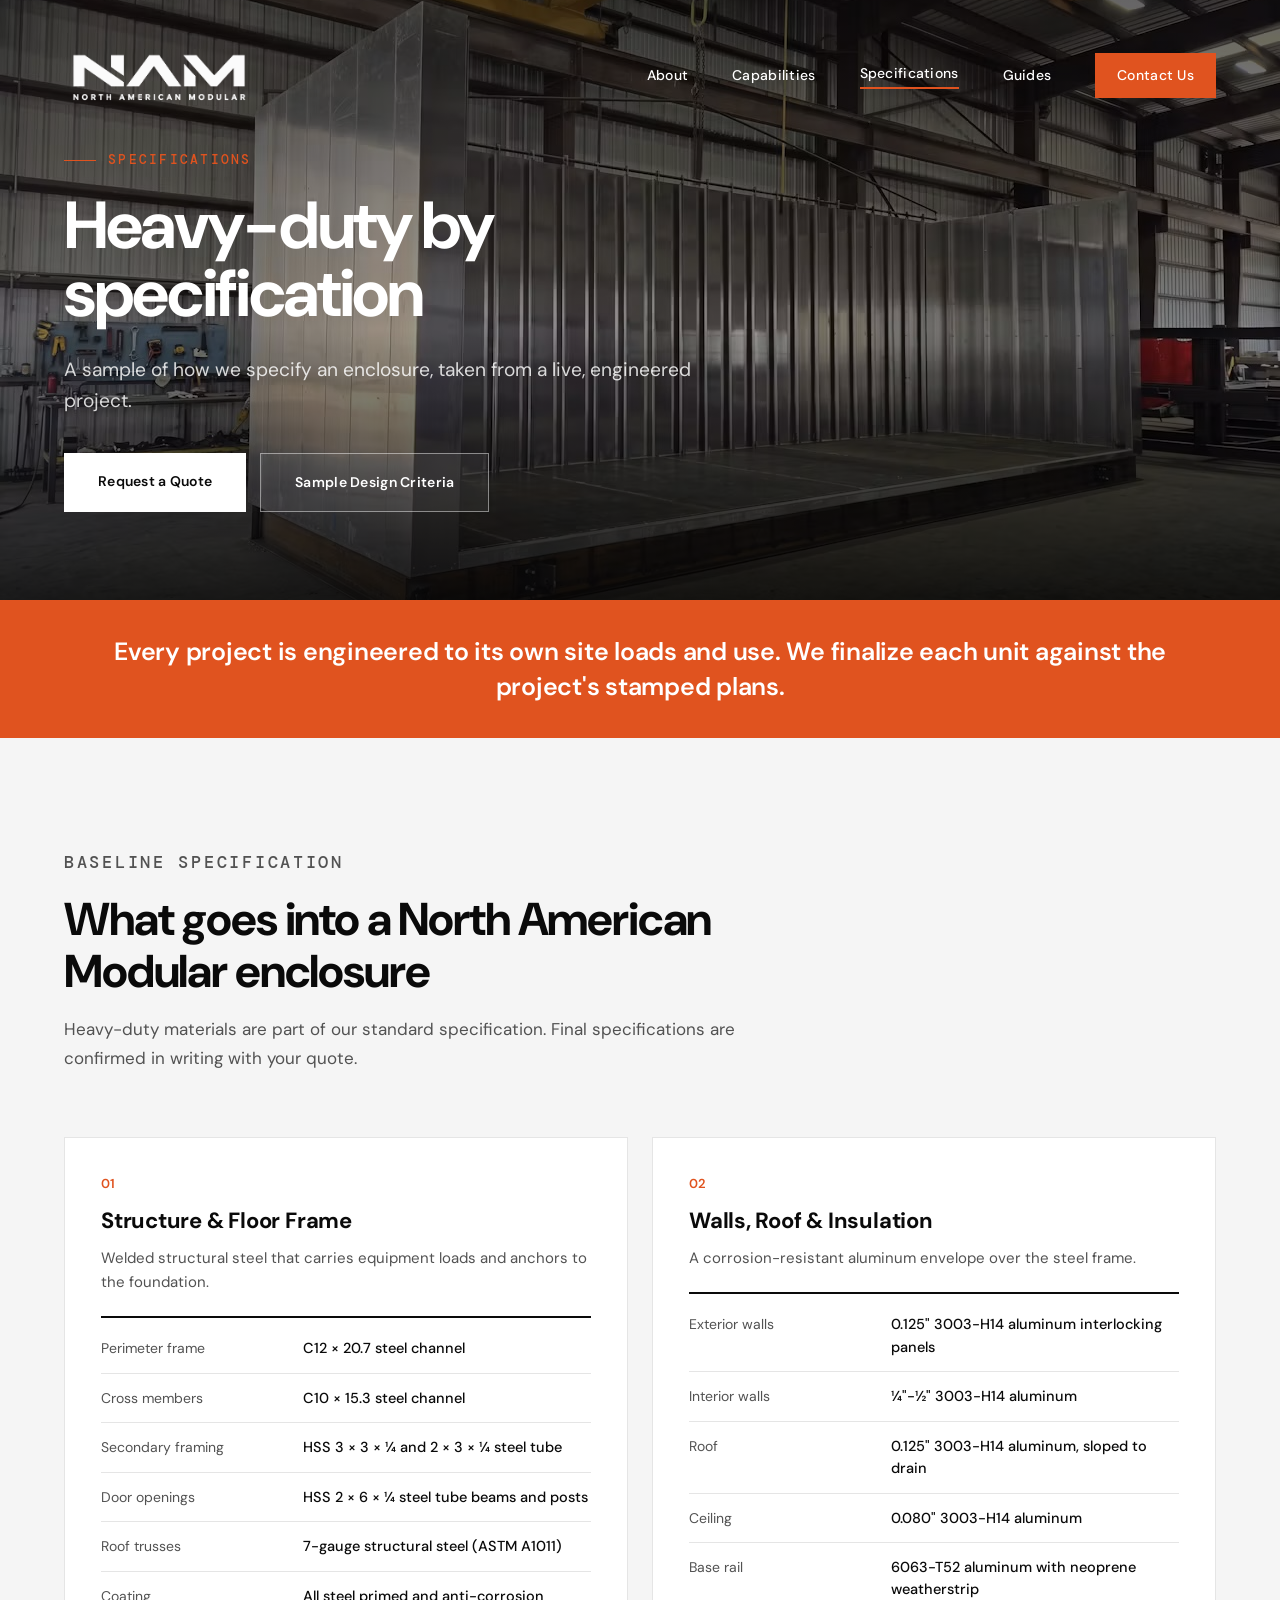
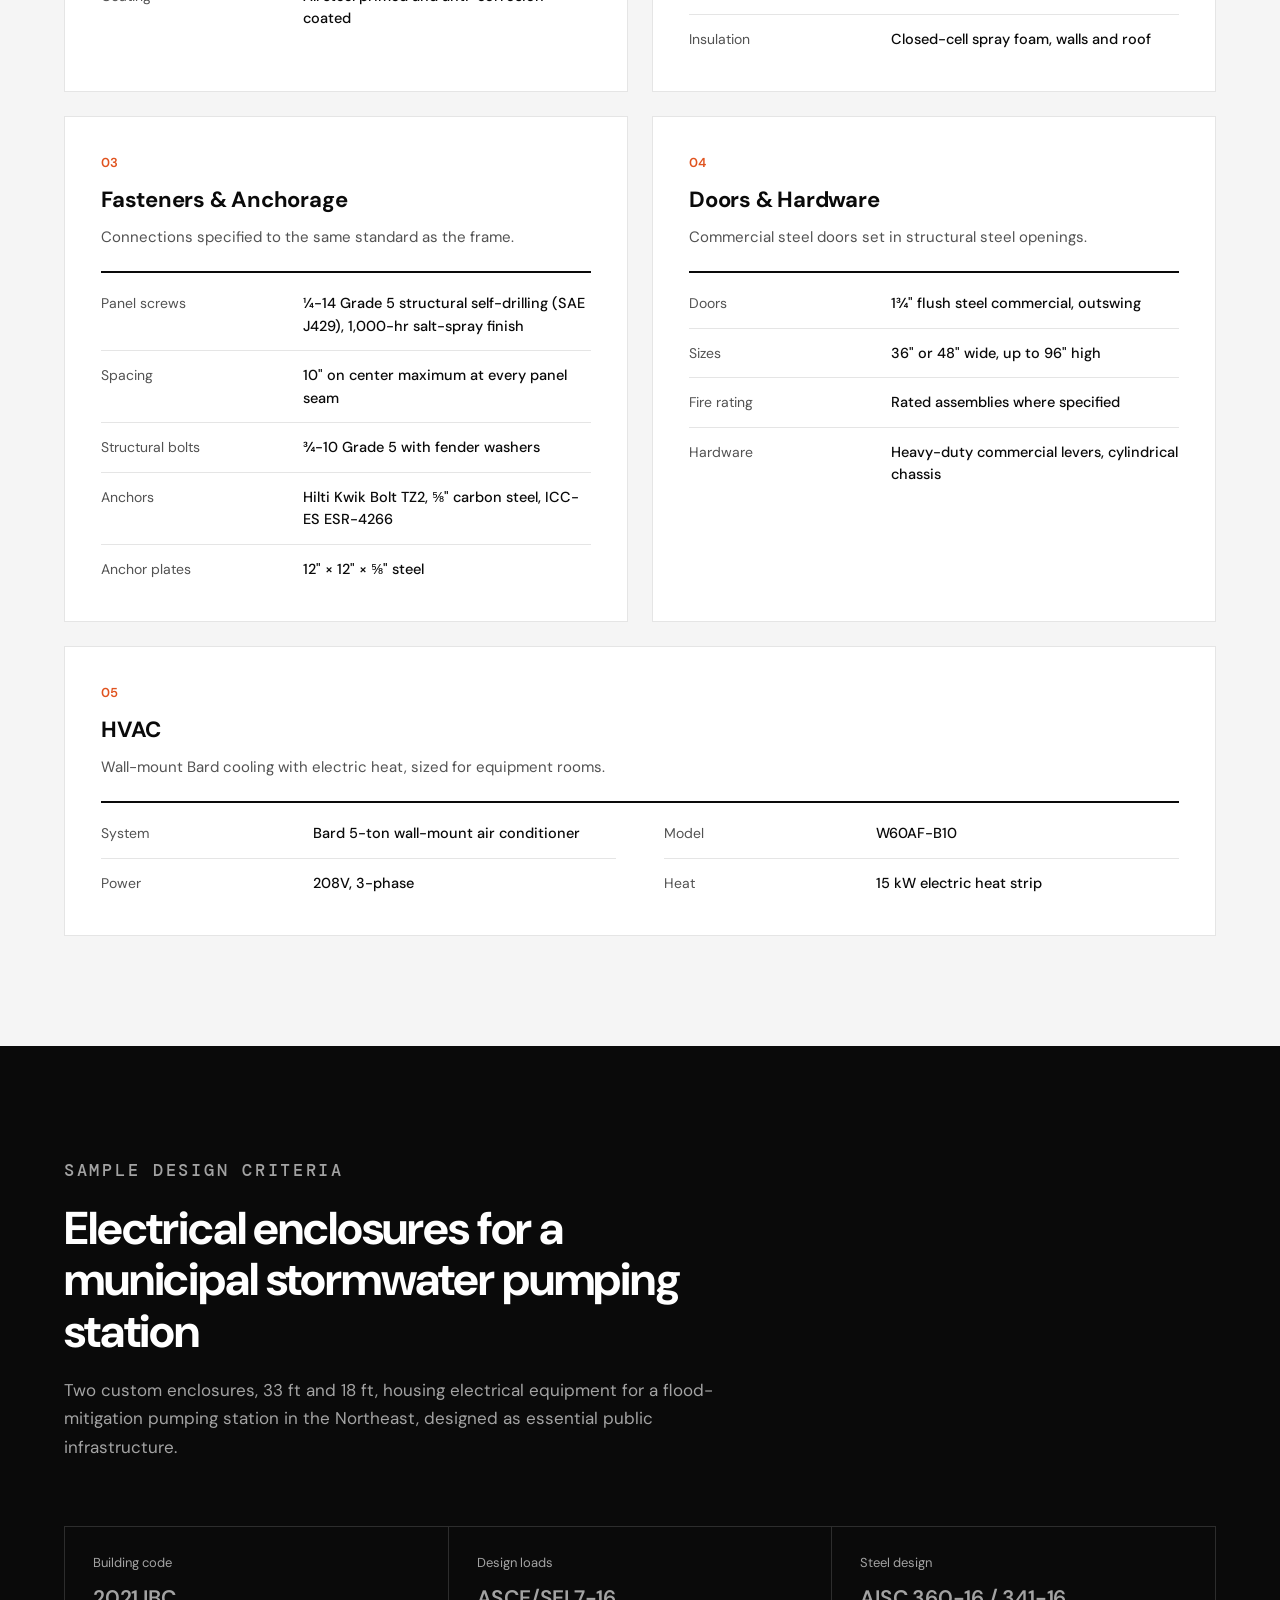
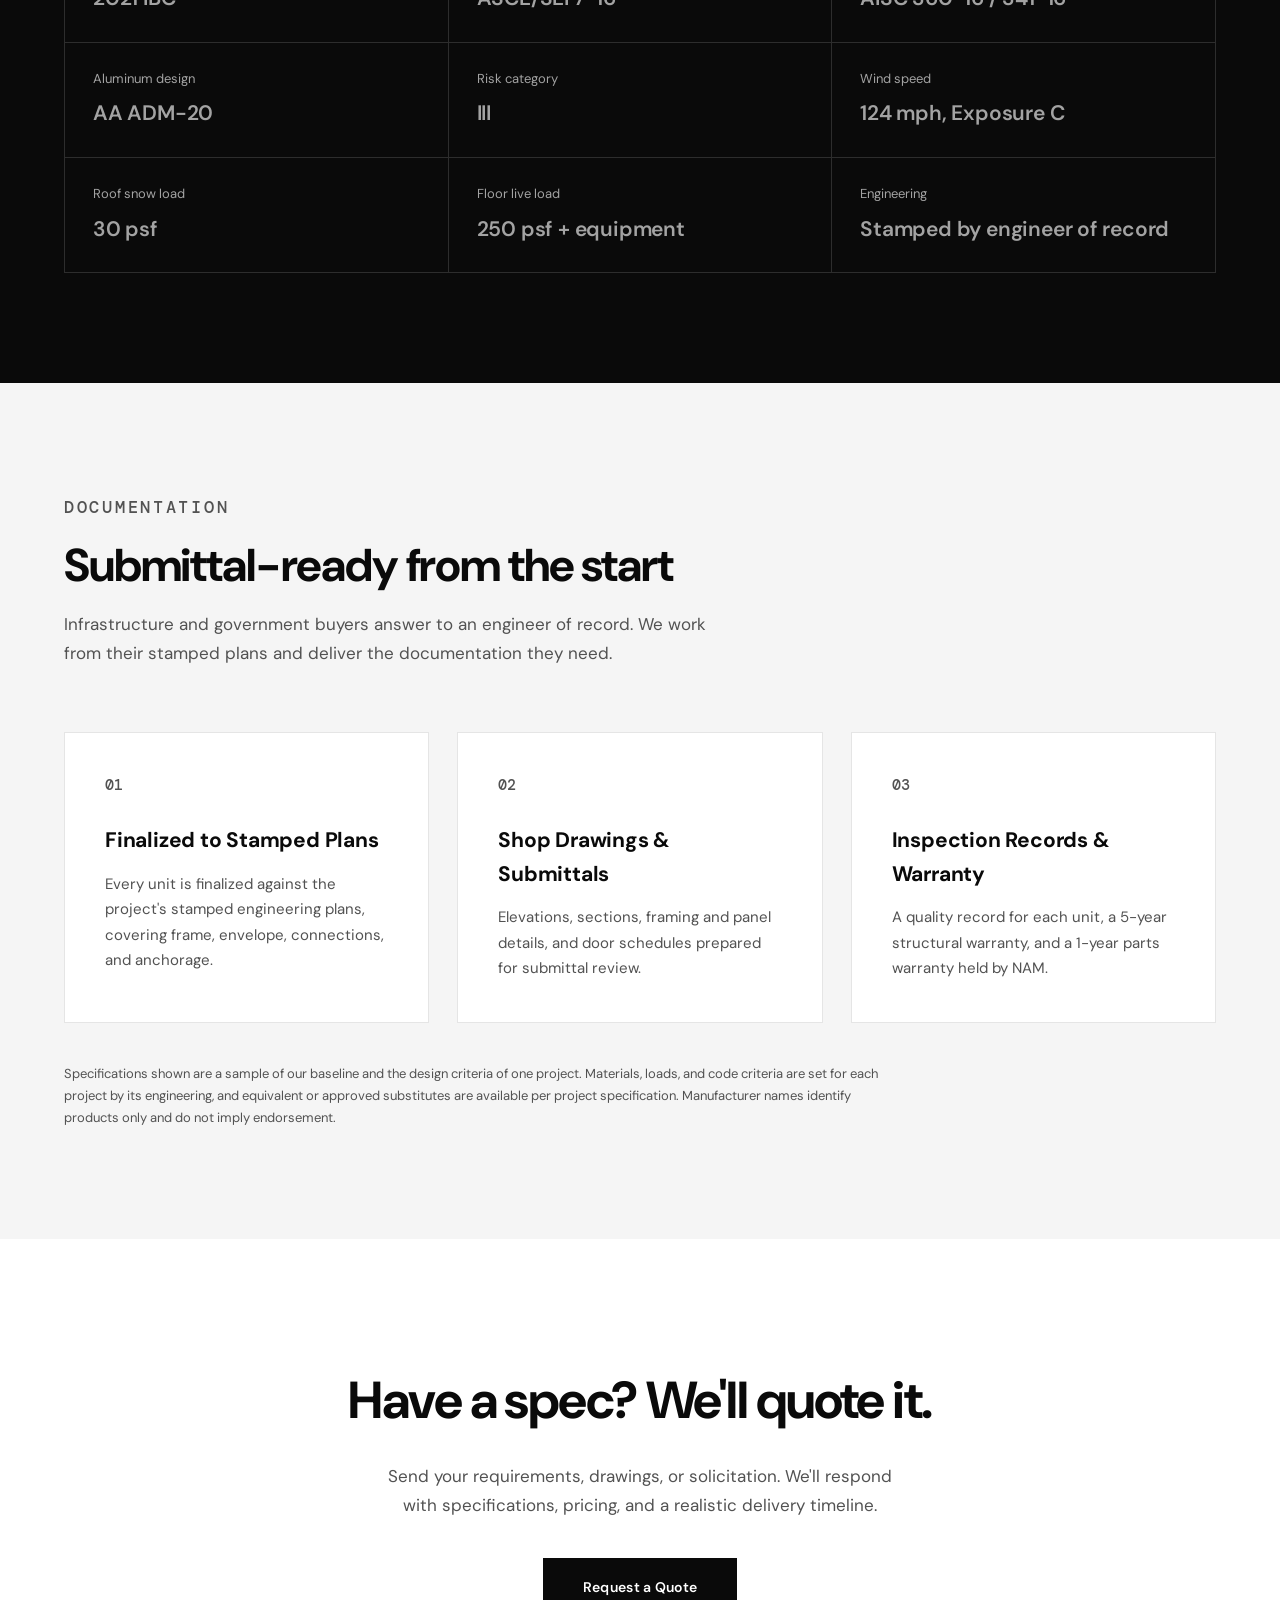
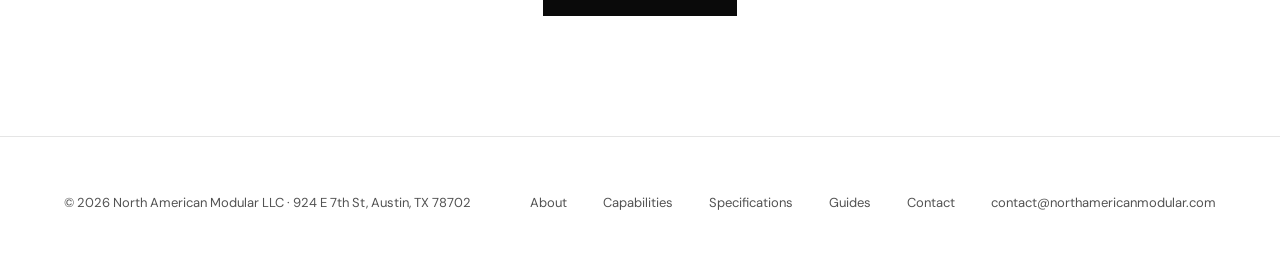
<file: specifications.html>
<!DOCTYPE html>
<html lang="en">
<head>
    <meta charset="UTF-8">
    <meta name="viewport" content="width=device-width, initial-scale=1.0">
    <title>Enclosure Specifications | Heavy-Duty Modular Enclosures | North American Modular</title>
    <meta name="description" content="Baseline specification for North American Modular enclosures: steel floor frames, 3003-H14 aluminum envelope, closed-cell spray foam, Grade 5 fasteners, engineered anchorage and Bard HVAC.">
    <link rel="canonical" href="https://northamericanmodular.com/specifications">
    <meta name="robots" content="index, follow, max-image-preview:large">
    <meta name="theme-color" content="#0a0a0a">
    <link rel="icon" href="/favicon.ico" sizes="any">
    <link rel="icon" type="image/png" href="/favicon.png">
    <link rel="apple-touch-icon" href="/apple-touch-icon.png">

    <!-- Open Graph / social sharing -->
    <meta property="og:type" content="website">
    <meta property="og:site_name" content="North American Modular">
    <meta property="og:locale" content="en_US">
    <meta property="og:title" content="Enclosure Specifications | Heavy-Duty Modular Enclosures | North American Modular">
    <meta property="og:description" content="Baseline specification for North American Modular enclosures: steel floor frames, 3003-H14 aluminum envelope, closed-cell spray foam, Grade 5 fasteners, engineered anchorage and Bard HVAC.">
    <meta property="og:url" content="https://northamericanmodular.com/specifications">
    <meta property="og:image" content="https://northamericanmodular.com/og-image.jpg">
    <meta property="og:image:width" content="1200">
    <meta property="og:image:height" content="630">
    <meta property="og:image:alt" content="North American Modular logo over a modular steel enclosure in fabrication">
    <meta name="twitter:card" content="summary_large_image">
    <meta name="twitter:title" content="Enclosure Specifications | Heavy-Duty Modular Enclosures | North American Modular">
    <meta name="twitter:description" content="Baseline specification for North American Modular enclosures: steel floor frames, 3003-H14 aluminum envelope, closed-cell spray foam, Grade 5 fasteners, engineered anchorage and Bard HVAC.">
    <meta name="twitter:image" content="https://northamericanmodular.com/og-image.jpg">

    <script type="application/ld+json">
{
 "@context": "https://schema.org",
 "@graph": [
  {
   "@type": "Organization",
   "@id": "https://northamericanmodular.com/#organization",
   "name": "North American Modular",
   "legalName": "North American Modular LLC",
   "url": "https://northamericanmodular.com/",
   "logo": "https://northamericanmodular.com/icon-512.png",
   "image": "https://northamericanmodular.com/og-image.jpg",
   "email": "contact@northamericanmodular.com",
   "description": "Modular design and delivery firm delivering custom modular structures for defense, data centers and critical infrastructure.",
   "address": {
    "@type": "PostalAddress",
    "streetAddress": "924 E 7th St",
    "addressLocality": "Austin",
    "postalCode": "78702",
    "addressRegion": "TX",
    "addressCountry": "US"
   },
   "areaServed": {
    "@type": "Country",
    "name": "United States"
   },
   "knowsAbout": [
    "Modular construction",
    "Data center enclosures",
    "Defense modular structures",
    "Critical infrastructure",
    "Industrial modular buildings"
   ]
  },
  {
   "@type": "BreadcrumbList",
   "itemListElement": [
    {
     "@type": "ListItem",
     "position": 1,
     "name": "Home",
     "item": "https://northamericanmodular.com/"
    },
    {
     "@type": "ListItem",
     "position": 2,
     "name": "Specifications",
     "item": "https://northamericanmodular.com/specifications"
    }
   ]
  }
 ]
}
    </script>
    <link rel="preconnect" href="https://fonts.googleapis.com">
    <link rel="preconnect" href="https://fonts.gstatic.com" crossorigin>
    <link href="https://fonts.googleapis.com/css2?family=DM+Sans:wght@400;500;600;700&family=DM+Mono:wght@400;500&display=swap" rel="stylesheet">
    <link rel="stylesheet" href="site.css">
</head>
<body>

    <nav id="nav">
        <a href="index.html" class="logo" aria-label="North American Modular home">
            <img src="NAMWhiteLogo.png" alt="North American Modular">
        </a>
        <button class="menu-btn" id="menu-btn" aria-expanded="false" aria-controls="nav-links">Menu</button>
        <div class="nav-links" id="nav-links">
            <a href="about.html">About</a>
            <a href="services.html">Capabilities</a>
            <a href="specifications.html" class="active">Specifications</a>
            <a href="/guides/">Guides</a>
            <a href="contact.html" class="nav-cta">Contact Us</a>
        </div>
    </nav>

    <section class="hero page-hero">
        <img class="hero-video" src="vert-oilgas.jpg" alt="Steel-framed modular enclosure in fabrication" fetchpriority="high" style="object-position:center 55%">
        <div class="hero-overlay"></div>
        <div class="hero-content">
            <p class="hero-eyebrow">Specifications</p>
            <h1>Heavy-duty by specification</h1>
            <p class="hero-text">A sample of how we specify an enclosure, taken from a live, engineered project.</p>
            <div class="hero-ctas">
                <a href="contact.html" class="btn-primary">Request a Quote</a>
                <a href="#sample" class="btn-outline">Sample Design Criteria</a>
            </div>
        </div>
    </section>

    <section class="spec-callout">
        <p>Every project is engineered to its own site loads and use. We finalize each unit against the project's stamped plans.</p>
    </section>

    <section class="section spec-section">
        <div class="wrap">
            <div class="sec-head rv">
                <p class="sec-eyebrow">Baseline Specification</p>
                <h2>What goes into a North American Modular enclosure</h2>
                <p>Heavy-duty materials are part of our standard specification. Final specifications are confirmed in writing with your quote.</p>
            </div>
            <div class="spec-cards">
                <article class="spec-card rv">
                    <header>
                        <p class="sc-n">01</p>
                        <h3>Structure &amp; Floor Frame</h3>
                        <p>Welded structural steel that carries equipment loads and anchors to the foundation.</p>
                    </header>
                    <dl>
                        <div class="sc-row"><dt>Perimeter frame</dt><dd>C12 &times; 20.7 steel channel</dd></div>
                        <div class="sc-row"><dt>Cross members</dt><dd>C10 &times; 15.3 steel channel</dd></div>
                        <div class="sc-row"><dt>Secondary framing</dt><dd>HSS 3 &times; 3 &times; &frac14; and 2 &times; 3 &times; &frac14; steel tube</dd></div>
                        <div class="sc-row"><dt>Door openings</dt><dd>HSS 2 &times; 6 &times; &frac14; steel tube beams and posts</dd></div>
                        <div class="sc-row"><dt>Roof trusses</dt><dd>7-gauge structural steel (ASTM A1011)</dd></div>
                        <div class="sc-row"><dt>Coating</dt><dd>All steel primed and anti-corrosion coated</dd></div>
                    </dl>
                </article>
                <article class="spec-card rv">
                    <header>
                        <p class="sc-n">02</p>
                        <h3>Walls, Roof &amp; Insulation</h3>
                        <p>A corrosion-resistant aluminum envelope over the steel frame.</p>
                    </header>
                    <dl>
                        <div class="sc-row"><dt>Exterior walls</dt><dd>0.125&quot; 3003-H14 aluminum interlocking panels</dd></div>
                        <div class="sc-row"><dt>Interior walls</dt><dd>&frac14;&quot;-&frac12;&quot; 3003-H14 aluminum</dd></div>
                        <div class="sc-row"><dt>Roof</dt><dd>0.125&quot; 3003-H14 aluminum, sloped to drain</dd></div>
                        <div class="sc-row"><dt>Ceiling</dt><dd>0.080&quot; 3003-H14 aluminum</dd></div>
                        <div class="sc-row"><dt>Base rail</dt><dd>6063-T52 aluminum with neoprene weatherstrip</dd></div>
                        <div class="sc-row"><dt>Insulation</dt><dd>Closed-cell spray foam, walls and roof</dd></div>
                    </dl>
                </article>
                <article class="spec-card rv">
                    <header>
                        <p class="sc-n">03</p>
                        <h3>Fasteners &amp; Anchorage</h3>
                        <p>Connections specified to the same standard as the frame.</p>
                    </header>
                    <dl>
                        <div class="sc-row"><dt>Panel screws</dt><dd>&frac14;-14 Grade 5 structural self-drilling (SAE J429), 1,000-hr salt-spray finish</dd></div>
                        <div class="sc-row"><dt>Spacing</dt><dd>10&quot; on center maximum at every panel seam</dd></div>
                        <div class="sc-row"><dt>Structural bolts</dt><dd>&frac34;-10 Grade 5 with fender washers</dd></div>
                        <div class="sc-row"><dt>Anchors</dt><dd>Hilti Kwik Bolt TZ2, &#8541;&quot; carbon steel, ICC-ES ESR-4266</dd></div>
                        <div class="sc-row"><dt>Anchor plates</dt><dd>12&quot; &times; 12&quot; &times; &#8541;&quot; steel</dd></div>
                    </dl>
                </article>
                <article class="spec-card rv">
                    <header>
                        <p class="sc-n">04</p>
                        <h3>Doors &amp; Hardware</h3>
                        <p>Commercial steel doors set in structural steel openings.</p>
                    </header>
                    <dl>
                        <div class="sc-row"><dt>Doors</dt><dd>1&frac34;&quot; flush steel commercial, outswing</dd></div>
                        <div class="sc-row"><dt>Sizes</dt><dd>36&quot; or 48&quot; wide, up to 96&quot; high</dd></div>
                        <div class="sc-row"><dt>Fire rating</dt><dd>Rated assemblies where specified</dd></div>
                        <div class="sc-row"><dt>Hardware</dt><dd>Heavy-duty commercial levers, cylindrical chassis</dd></div>
                    </dl>
                </article>
                <article class="spec-card wide rv">
                    <header>
                        <p class="sc-n">05</p>
                        <h3>HVAC</h3>
                        <p>Wall-mount Bard cooling with electric heat, sized for equipment rooms.</p>
                    </header>
                    <dl>
                        <div class="sc-row"><dt>System</dt><dd>Bard 5-ton wall-mount air conditioner</dd></div>
                        <div class="sc-row"><dt>Model</dt><dd>W60AF-B10</dd></div>
                        <div class="sc-row"><dt>Power</dt><dd>208V, 3-phase</dd></div>
                        <div class="sc-row"><dt>Heat</dt><dd>15 kW electric heat strip</dd></div>
                    </dl>
                </article>
            </div>
        </div>
    </section>

    <section class="section statement" id="sample">
        <div class="wrap">
            <div class="sec-head rv">
                <p class="sec-eyebrow">Sample Design Criteria</p>
                <h2>Electrical enclosures for a municipal stormwater pumping station</h2>
                <p>Two custom enclosures, 33 ft and 18 ft, housing electrical equipment for a flood-mitigation pumping station in the Northeast, designed as essential public infrastructure.</p>
            </div>
            <div class="crit-grid rv">
                <div class="crit"><p class="crit-k">Building code</p><p class="crit-v">2021 IBC</p></div>
                <div class="crit"><p class="crit-k">Design loads</p><p class="crit-v">ASCE/SEI 7-16</p></div>
                <div class="crit"><p class="crit-k">Steel design</p><p class="crit-v">AISC 360-16 / 341-16</p></div>
                <div class="crit"><p class="crit-k">Aluminum design</p><p class="crit-v">AA ADM-20</p></div>
                <div class="crit"><p class="crit-k">Risk category</p><p class="crit-v">III</p></div>
                <div class="crit"><p class="crit-k">Wind speed</p><p class="crit-v">124 mph, Exposure C</p></div>
                <div class="crit"><p class="crit-k">Roof snow load</p><p class="crit-v">30 psf</p></div>
                <div class="crit"><p class="crit-k">Floor live load</p><p class="crit-v">250 psf + equipment</p></div>
                <div class="crit"><p class="crit-k">Engineering</p><p class="crit-v">Stamped by engineer of record</p></div>
            </div>
        </div>
    </section>

    <section class="section value-section">
        <div class="wrap">
            <div class="sec-head rv">
                <p class="sec-eyebrow">Documentation</p>
                <h2>Submittal-ready from the start</h2>
                <p>Infrastructure and government buyers answer to an engineer of record. We work from their stamped plans and deliver the documentation they need.</p>
            </div>
            <div class="value-grid">
                <div class="value-item rv">
                    <p class="value-num">01</p>
                    <h3>Finalized to Stamped Plans</h3>
                    <p>Every unit is finalized against the project's stamped engineering plans, covering frame, envelope, connections, and anchorage.</p>
                </div>
                <div class="value-item rv">
                    <p class="value-num">02</p>
                    <h3>Shop Drawings &amp; Submittals</h3>
                    <p>Elevations, sections, framing and panel details, and door schedules prepared for submittal review.</p>
                </div>
                <div class="value-item rv">
                    <p class="value-num">03</p>
                    <h3>Inspection Records &amp; Warranty</h3>
                    <p>A quality record for each unit, a 5-year structural warranty, and a 1-year parts warranty held by NAM.</p>
                </div>
            </div>
            <p class="spec-note rv">Specifications shown are a sample of our baseline and the design criteria of one project. Materials, loads, and code criteria are set for each project by its engineering, and equivalent or approved substitutes are available per project specification. Manufacturer names identify products only and do not imply endorsement.</p>
        </div>
    </section>

    <section class="cta-section">
        <h2>Have a spec? We'll quote it.</h2>
        <p>Send your requirements, drawings, or solicitation. We'll respond with specifications, pricing, and a realistic delivery timeline.</p>
        <a href="contact.html" class="btn-black">Request a Quote</a>
    </section>

    <footer>
        <div class="footer-left">
            &copy; 2026 North American Modular LLC &middot; 924 E 7th St, Austin, TX 78702
        </div>
        <div class="footer-links">
            <a href="about.html">About</a>
            <a href="services.html">Capabilities</a>
            <a href="specifications.html">Specifications</a>
            <a href="/guides/">Guides</a>
            <a href="contact.html">Contact</a>
            <a href="mailto:contact@northamericanmodular.com">contact@northamericanmodular.com</a>
        </div>
    </footer>

    <script src="site.js"></script>
</body>
</html>
</file>
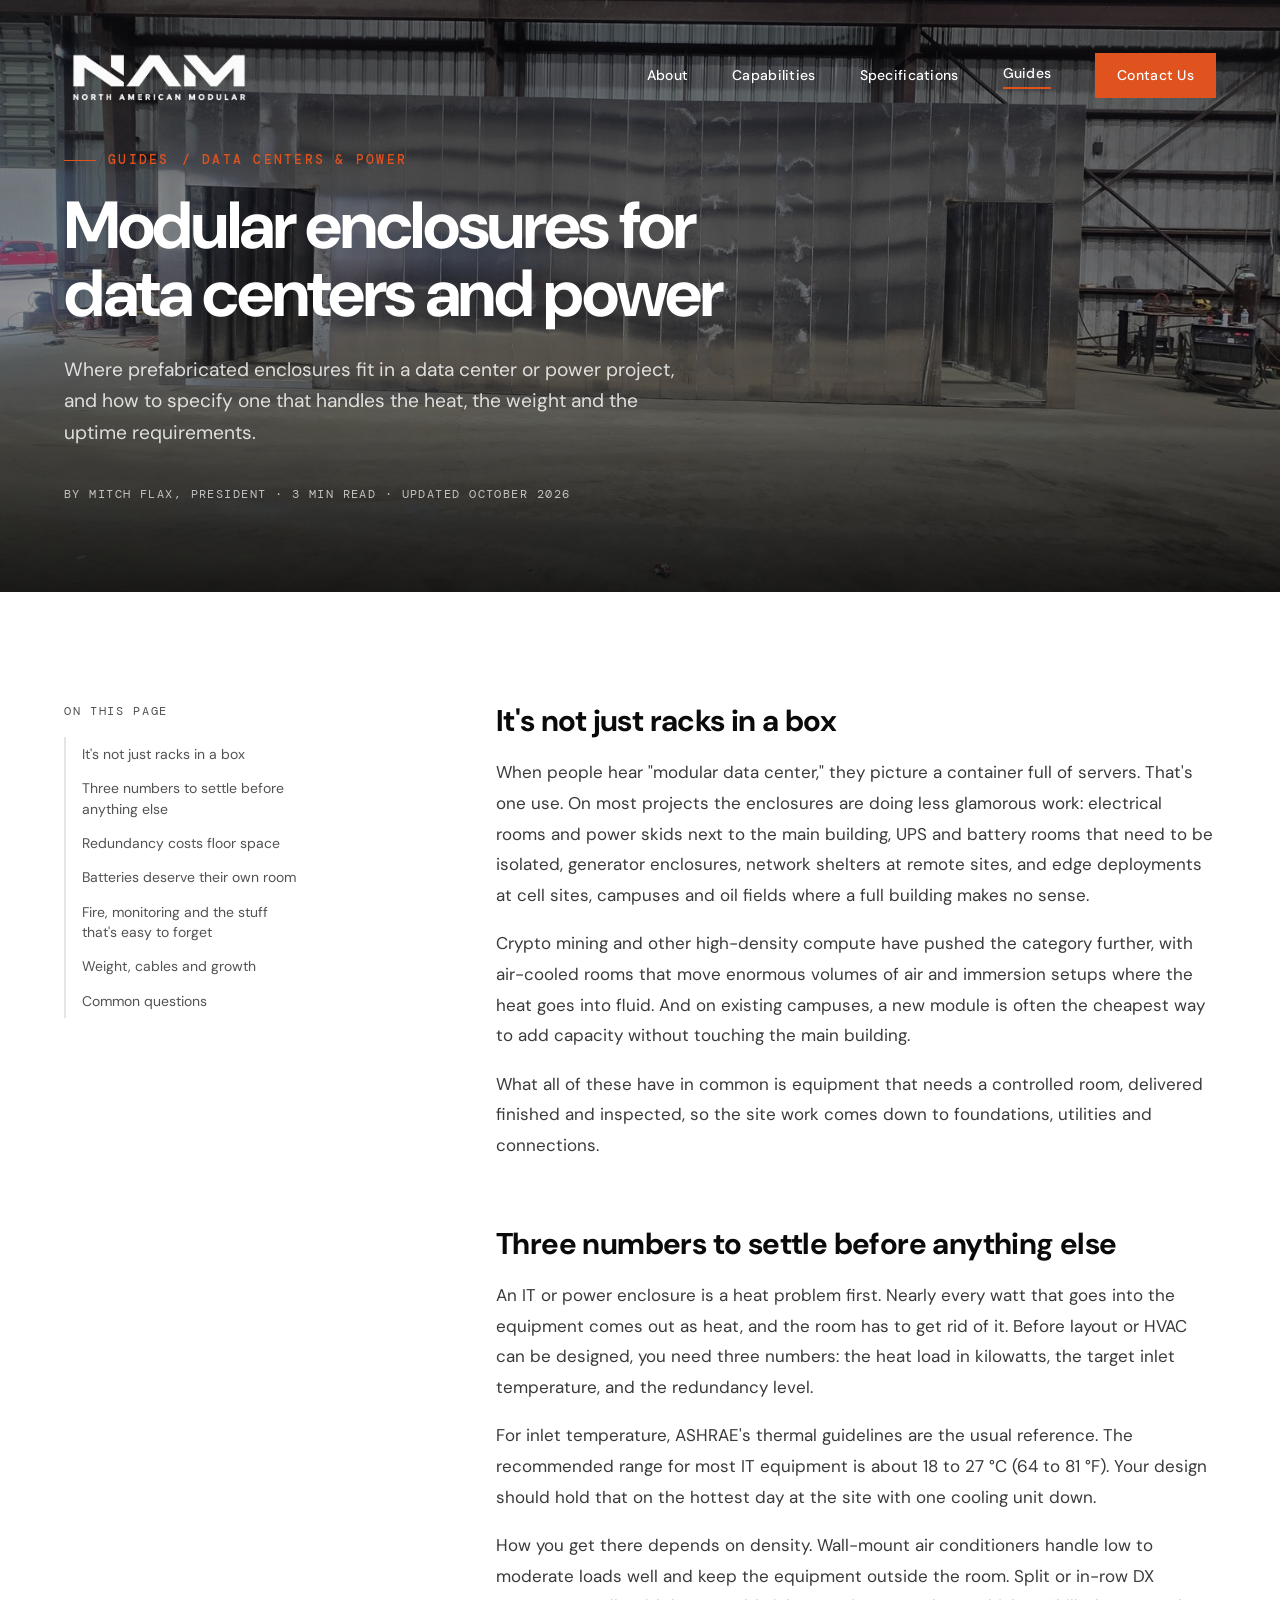
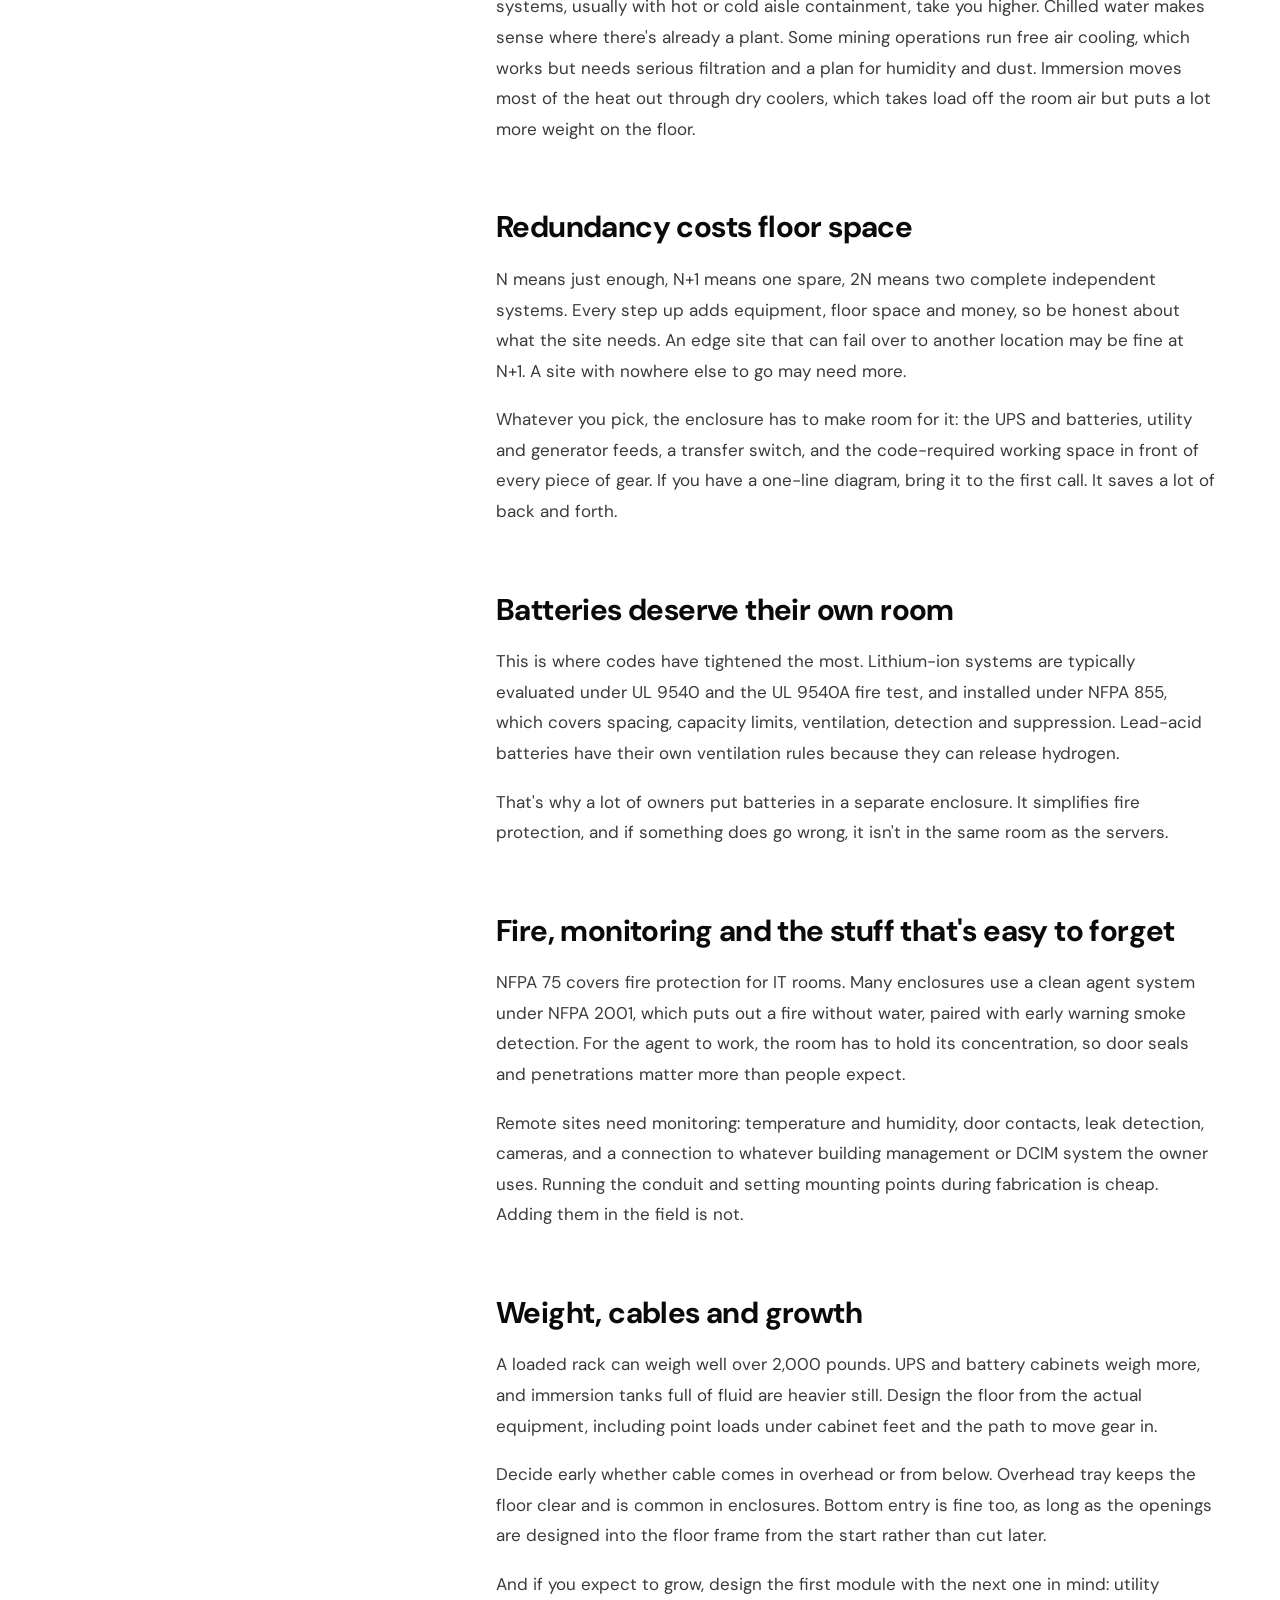
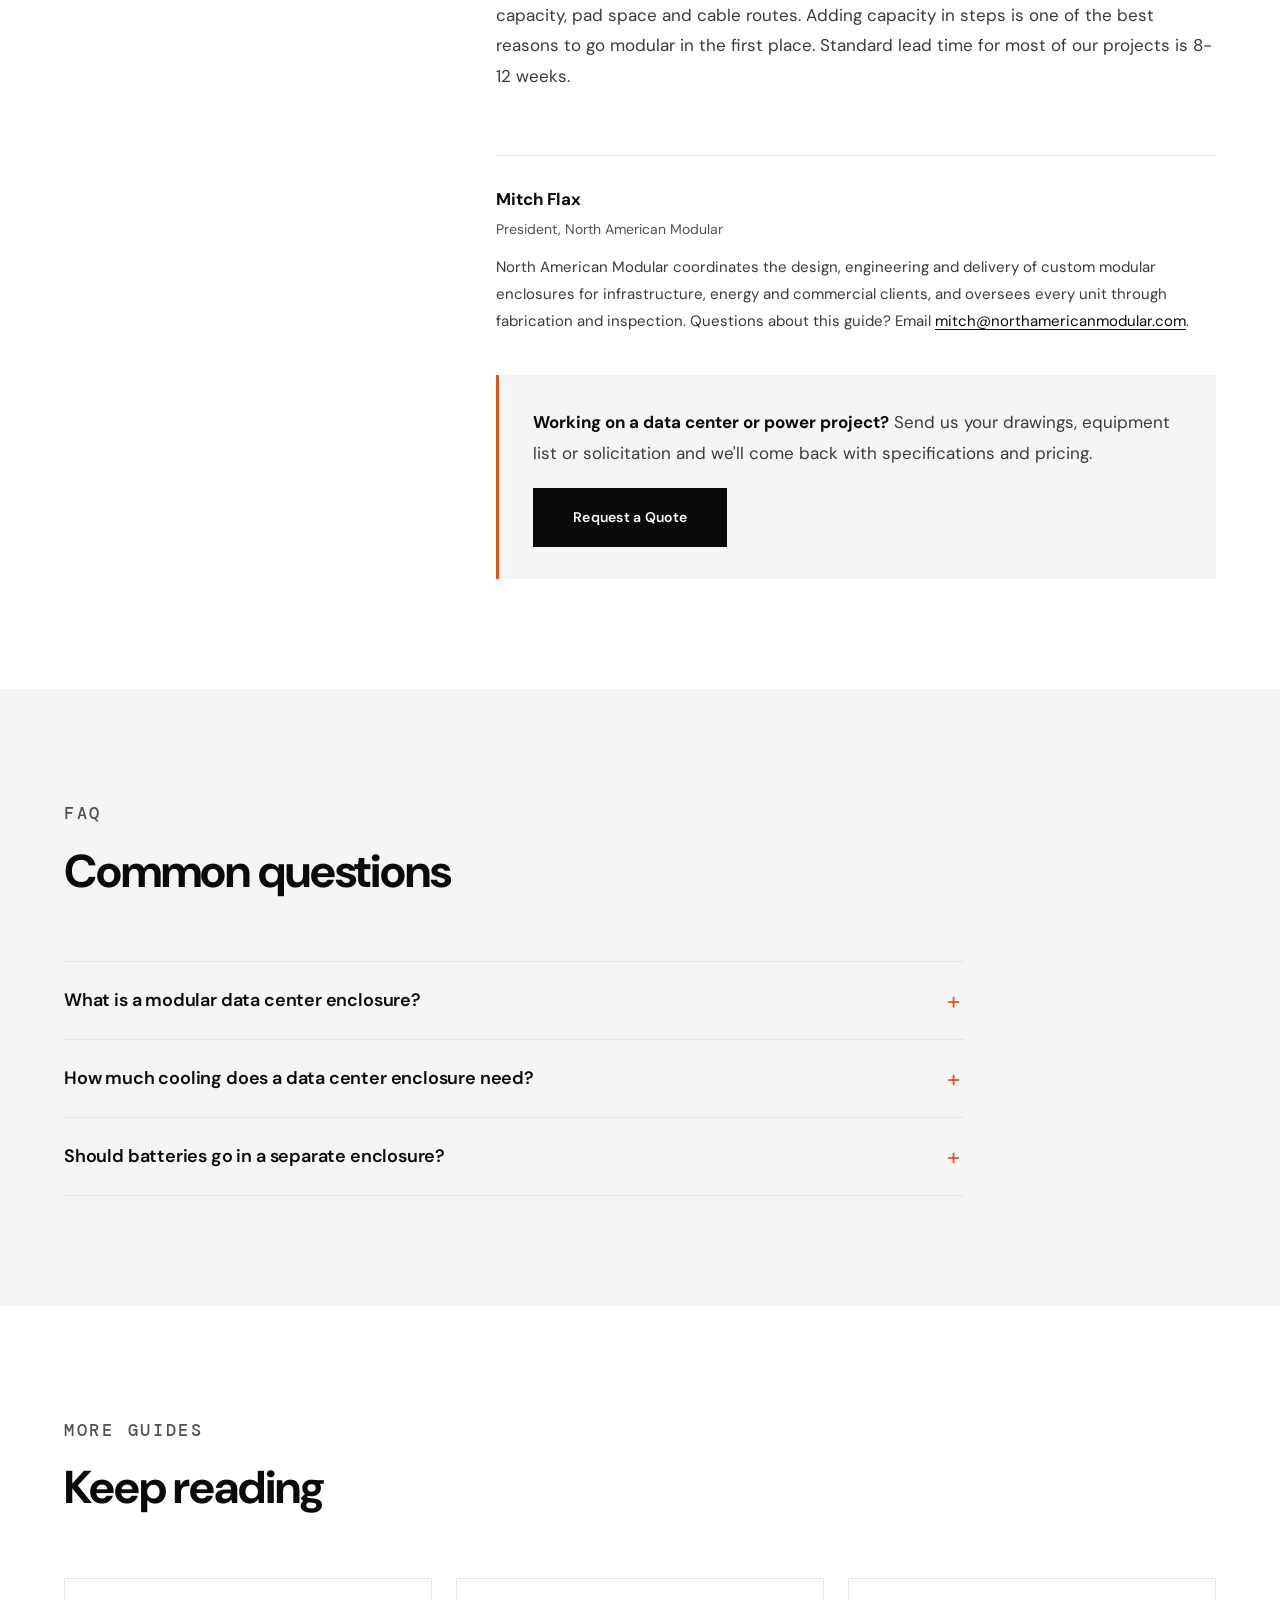
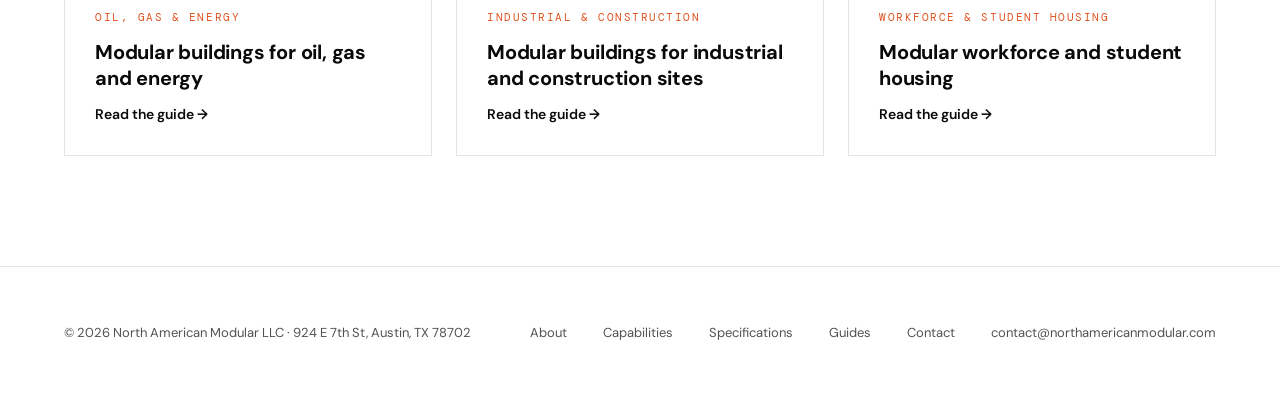
<file: guides/data-center-modular-enclosures.html>
<!DOCTYPE html>
<html lang="en">
<head>
    <meta charset="UTF-8">
    <meta name="viewport" content="width=device-width, initial-scale=1.0">
    <title>Modular Enclosures for Data Centers and Power Infrastructure | North American Modular</title>
    <meta name="description" content="A practical guide to modular data center and power enclosures: edge sites, electrical rooms, UPS and battery rooms, cooling, redundancy, fire protection, floor loads and delivery.">
    <link rel="canonical" href="https://northamericanmodular.com/guides/data-center-modular-enclosures">
    <meta name="robots" content="index, follow, max-image-preview:large">
    <meta name="theme-color" content="#0a0a0a">
    <link rel="icon" href="/favicon.ico" sizes="any">
    <link rel="icon" type="image/png" href="/favicon.png">
    <link rel="apple-touch-icon" href="/apple-touch-icon.png">
    <meta property="og:type" content="article">
    <meta property="og:site_name" content="North American Modular">
    <meta property="og:locale" content="en_US">
    <meta property="og:title" content="Modular Enclosures for Data Centers and Power Infrastructure | North American Modular">
    <meta property="og:description" content="A practical guide to modular data center and power enclosures: edge sites, electrical rooms, UPS and battery rooms, cooling, redundancy, fire protection, floor loads and delivery.">
    <meta property="og:url" content="https://northamericanmodular.com/guides/data-center-modular-enclosures">
    <meta property="og:image" content="https://northamericanmodular.com/vert-datacenter.jpg">
    <meta name="twitter:card" content="summary_large_image">
    <meta name="twitter:title" content="Modular Enclosures for Data Centers and Power Infrastructure | North American Modular">
    <meta name="twitter:description" content="A practical guide to modular data center and power enclosures: edge sites, electrical rooms, UPS and battery rooms, cooling, redundancy, fire protection, floor loads and delivery.">
    <meta name="twitter:image" content="https://northamericanmodular.com/vert-datacenter.jpg">
    <script type="application/ld+json">
{
 "@context": "https://schema.org",
 "@graph": [
  {
   "@type": "Organization",
   "@id": "https://northamericanmodular.com/#organization",
   "name": "North American Modular",
   "legalName": "North American Modular LLC",
   "url": "https://northamericanmodular.com/",
   "logo": "https://northamericanmodular.com/icon-512.png",
   "email": "contact@northamericanmodular.com",
   "address": {
    "@type": "PostalAddress",
    "streetAddress": "924 E 7th St",
    "addressLocality": "Austin",
    "addressRegion": "TX",
    "postalCode": "78702",
    "addressCountry": "US"
   }
  },
  {
   "@type": "Article",
   "headline": "Modular Enclosures for Data Centers and Power Infrastructure",
   "description": "A practical guide to modular data center and power enclosures: edge sites, electrical rooms, UPS and battery rooms, cooling, redundancy, fire protection, floor loads and delivery.",
   "image": "https://northamericanmodular.com/vert-datacenter.jpg",
   "datePublished": "2026-10-16",
   "dateModified": "2026-10-16",
   "author": {
    "@type": "Person",
    "name": "Mitch Flax",
    "jobTitle": "President",
    "worksFor": {
     "@id": "https://northamericanmodular.com/#organization"
    }
   },
   "publisher": {
    "@id": "https://northamericanmodular.com/#organization"
   },
   "mainEntityOfPage": "https://northamericanmodular.com/guides/data-center-modular-enclosures"
  },
  {
   "@type": "BreadcrumbList",
   "itemListElement": [
    {
     "@type": "ListItem",
     "position": 1,
     "name": "Home",
     "item": "https://northamericanmodular.com/"
    },
    {
     "@type": "ListItem",
     "position": 2,
     "name": "Guides",
     "item": "https://northamericanmodular.com/guides/"
    },
    {
     "@type": "ListItem",
     "position": 3,
     "name": "Data Centers & Power",
     "item": "https://northamericanmodular.com/guides/data-center-modular-enclosures"
    }
   ]
  },
  {
   "@type": "FAQPage",
   "mainEntity": [
    {
     "@type": "Question",
     "name": "What is a modular data center enclosure?",
     "acceptedAnswer": {
      "@type": "Answer",
      "text": "A prefabricated room, usually steel-framed, that houses IT, power or cooling equipment and arrives at the site finished and inspected."
     }
    },
    {
     "@type": "Question",
     "name": "How much cooling does a data center enclosure need?",
     "acceptedAnswer": {
      "@type": "Answer",
      "text": "Roughly as much as the power going into the equipment, since nearly all of it turns into heat. Add solar gain and lighting, then size for the hottest design day with one cooling unit out of service."
     }
    },
    {
     "@type": "Question",
     "name": "Should batteries go in a separate enclosure?",
     "acceptedAnswer": {
      "@type": "Answer",
      "text": "Often, yes. Lithium-ion systems fall under NFPA 855 and UL 9540A, and isolating them simplifies fire protection and protects the rest of the equipment."
     }
    }
   ]
  }
 ]
}
    </script>
    <link rel="preconnect" href="https://fonts.googleapis.com">
    <link rel="preconnect" href="https://fonts.gstatic.com" crossorigin>
    <link href="https://fonts.googleapis.com/css2?family=DM+Sans:wght@400;500;600;700&family=DM+Mono:wght@400;500&display=swap" rel="stylesheet">
    <link rel="stylesheet" href="/site.css">
</head>
<body>

    <nav id="nav">
        <a href="/index.html" class="logo" aria-label="North American Modular home">
            <img src="/NAMWhiteLogo.png" alt="North American Modular">
        </a>
        <button class="menu-btn" id="menu-btn" aria-expanded="false" aria-controls="nav-links">Menu</button>
        <div class="nav-links" id="nav-links">
            <a href="/about.html">About</a>
            <a href="/services.html">Capabilities</a>
            <a href="/specifications.html">Specifications</a>
            <a href="/guides/" class="active">Guides</a>
            <a href="/contact.html" class="nav-cta">Contact Us</a>
        </div>
    </nav>

    <section class="hero page-hero guide-hero">
        <img class="hero-video" src="/vert-datacenter.jpg" alt="Aluminum data center enclosure in fabrication under an overhead crane" fetchpriority="high">
        <div class="hero-overlay"></div>
        <div class="hero-content">
            <p class="hero-eyebrow"><a href="/guides/">Guides</a> / Data Centers & Power</p>
            <h1>Modular enclosures for data centers and power</h1>
            <p class="hero-text">Where prefabricated enclosures fit in a data center or power project, and how to specify one that handles the heat, the weight and the uptime requirements.</p>
            <p class="guide-meta">By Mitch Flax, President &middot; 3 min read &middot; Updated October 2026</p>
        </div>
    </section>

    <section class="section guide-section">
        <div class="guide-grid">
            <aside class="toc">
                <p class="toc-k">On this page</p>
                <ol>
                    <li><a href="#it-s-not-just-racks-in-a-box">It's not just racks in a box</a></li>
                    <li><a href="#three-numbers-to-settle-before-anything-else">Three numbers to settle before anything else</a></li>
                    <li><a href="#redundancy-costs-floor-space">Redundancy costs floor space</a></li>
                    <li><a href="#batteries-deserve-their-own-room">Batteries deserve their own room</a></li>
                    <li><a href="#fire-monitoring-and-the-stuff-that-s-easy-to-forget">Fire, monitoring and the stuff that's easy to forget</a></li>
                    <li><a href="#weight-cables-and-growth">Weight, cables and growth</a></li>
                    <li><a href="#faq">Common questions</a></li>
                </ol>
            </aside>
            <article class="article">
                <h2 id="it-s-not-just-racks-in-a-box">It's not just racks in a box</h2>
<p>When people hear "modular data center," they picture a container full of servers. That's one use. On most projects the enclosures are doing less glamorous work: electrical rooms and power skids next to the main building, UPS and battery rooms that need to be isolated, generator enclosures, network shelters at remote sites, and edge deployments at cell sites, campuses and oil fields where a full building makes no sense.</p>
<p>Crypto mining and other high-density compute have pushed the category further, with air-cooled rooms that move enormous volumes of air and immersion setups where the heat goes into fluid. And on existing campuses, a new module is often the cheapest way to add capacity without touching the main building.</p>
<p>What all of these have in common is equipment that needs a controlled room, delivered finished and inspected, so the site work comes down to foundations, utilities and connections.</p>
                <h2 id="three-numbers-to-settle-before-anything-else">Three numbers to settle before anything else</h2>
<p>An IT or power enclosure is a heat problem first. Nearly every watt that goes into the equipment comes out as heat, and the room has to get rid of it. Before layout or HVAC can be designed, you need three numbers: the heat load in kilowatts, the target inlet temperature, and the redundancy level.</p>
<p>For inlet temperature, ASHRAE's thermal guidelines are the usual reference. The recommended range for most IT equipment is about 18 to 27 °C (64 to 81 °F). Your design should hold that on the hottest day at the site with one cooling unit down.</p>
<p>How you get there depends on density. Wall-mount air conditioners handle low to moderate loads well and keep the equipment outside the room. Split or in-row DX systems, usually with hot or cold aisle containment, take you higher. Chilled water makes sense where there's already a plant. Some mining operations run free air cooling, which works but needs serious filtration and a plan for humidity and dust. Immersion moves most of the heat out through dry coolers, which takes load off the room air but puts a lot more weight on the floor.</p>
                <h2 id="redundancy-costs-floor-space">Redundancy costs floor space</h2>
<p>N means just enough, N+1 means one spare, 2N means two complete independent systems. Every step up adds equipment, floor space and money, so be honest about what the site needs. An edge site that can fail over to another location may be fine at N+1. A site with nowhere else to go may need more.</p>
<p>Whatever you pick, the enclosure has to make room for it: the UPS and batteries, utility and generator feeds, a transfer switch, and the code-required working space in front of every piece of gear. If you have a one-line diagram, bring it to the first call. It saves a lot of back and forth.</p>
                <h2 id="batteries-deserve-their-own-room">Batteries deserve their own room</h2>
<p>This is where codes have tightened the most. Lithium-ion systems are typically evaluated under UL 9540 and the UL 9540A fire test, and installed under NFPA 855, which covers spacing, capacity limits, ventilation, detection and suppression. Lead-acid batteries have their own ventilation rules because they can release hydrogen.</p>
<p>That's why a lot of owners put batteries in a separate enclosure. It simplifies fire protection, and if something does go wrong, it isn't in the same room as the servers.</p>
                <h2 id="fire-monitoring-and-the-stuff-that-s-easy-to-forget">Fire, monitoring and the stuff that's easy to forget</h2>
<p>NFPA 75 covers fire protection for IT rooms. Many enclosures use a clean agent system under NFPA 2001, which puts out a fire without water, paired with early warning smoke detection. For the agent to work, the room has to hold its concentration, so door seals and penetrations matter more than people expect.</p>
<p>Remote sites need monitoring: temperature and humidity, door contacts, leak detection, cameras, and a connection to whatever building management or DCIM system the owner uses. Running the conduit and setting mounting points during fabrication is cheap. Adding them in the field is not.</p>
                <h2 id="weight-cables-and-growth">Weight, cables and growth</h2>
<p>A loaded rack can weigh well over 2,000 pounds. UPS and battery cabinets weigh more, and immersion tanks full of fluid are heavier still. Design the floor from the actual equipment, including point loads under cabinet feet and the path to move gear in.</p>
<p>Decide early whether cable comes in overhead or from below. Overhead tray keeps the floor clear and is common in enclosures. Bottom entry is fine too, as long as the openings are designed into the floor frame from the start rather than cut later.</p>
<p>And if you expect to grow, design the first module with the next one in mind: utility capacity, pad space and cable routes. Adding capacity in steps is one of the best reasons to go modular in the first place. Standard lead time for most of our projects is 8-12 weeks.</p>
                <div class="author-box">
                    <p class="ab-name">Mitch Flax</p>
                    <p class="ab-role">President, North American Modular</p>
                    <p>North American Modular coordinates the design, engineering and delivery of custom modular enclosures for infrastructure, energy and commercial clients, and oversees every unit through fabrication and inspection. Questions about this guide? Email <a href="mailto:mitch@northamericanmodular.com">mitch@northamericanmodular.com</a>.</p>
                </div>
                <div class="guide-cta">
                    <p><strong>Working on a data center or power project?</strong> Send us your drawings, equipment list or solicitation and we'll come back with specifications and pricing.</p>
                    <a href="/contact.html" class="btn-black">Request a Quote</a>
                </div>
            </article>
        </div>
    </section>

    <section class="section guide-faq" id="faq">
        <div class="wrap">
            <div class="sec-head">
                <p class="sec-eyebrow">FAQ</p>
                <h2>Common questions</h2>
            </div>
            <div class="faq">
                <details>
                    <summary>What is a modular data center enclosure?</summary>
                    <p>A prefabricated room, usually steel-framed, that houses IT, power or cooling equipment and arrives at the site finished and inspected.</p>
                </details>
                <details>
                    <summary>How much cooling does a data center enclosure need?</summary>
                    <p>Roughly as much as the power going into the equipment, since nearly all of it turns into heat. Add solar gain and lighting, then size for the hottest design day with one cooling unit out of service.</p>
                </details>
                <details>
                    <summary>Should batteries go in a separate enclosure?</summary>
                    <p>Often, yes. Lithium-ion systems fall under NFPA 855 and UL 9540A, and isolating them simplifies fire protection and protects the rest of the equipment.</p>
                </details>
            </div>
        </div>
    </section>

    <section class="section rel-section">
        <div class="wrap">
            <div class="sec-head">
                <p class="sec-eyebrow">More guides</p>
                <h2>Keep reading</h2>
            </div>
            <div class="rel-grid">
                <a class="rel-card" href="/guides/oil-gas-modular-buildings.html">
                    <span class="rel-tag">Oil, Gas & Energy</span>
                    <span class="rel-title">Modular buildings for oil, gas and energy</span>
                    <span class="rel-go">Read the guide &rarr;</span>
                </a>
                <a class="rel-card" href="/guides/industrial-construction-modular-buildings.html">
                    <span class="rel-tag">Industrial & Construction</span>
                    <span class="rel-title">Modular buildings for industrial and construction sites</span>
                    <span class="rel-go">Read the guide &rarr;</span>
                </a>
                <a class="rel-card" href="/guides/workforce-student-housing-modular.html">
                    <span class="rel-tag">Workforce & Student Housing</span>
                    <span class="rel-title">Modular workforce and student housing</span>
                    <span class="rel-go">Read the guide &rarr;</span>
                </a>
            </div>
        </div>
    </section>

    <footer>
        <div class="footer-left">
            &copy; 2026 North American Modular LLC &middot; 924 E 7th St, Austin, TX 78702
        </div>
        <div class="footer-links">
            <a href="/about.html">About</a>
            <a href="/services.html">Capabilities</a>
            <a href="/specifications.html">Specifications</a>
            <a href="/guides/">Guides</a>
            <a href="/contact.html">Contact</a>
            <a href="mailto:contact@northamericanmodular.com">contact@northamericanmodular.com</a>
        </div>
    </footer>

    <script src="/site.js"></script>
</body>
</html>
</file>
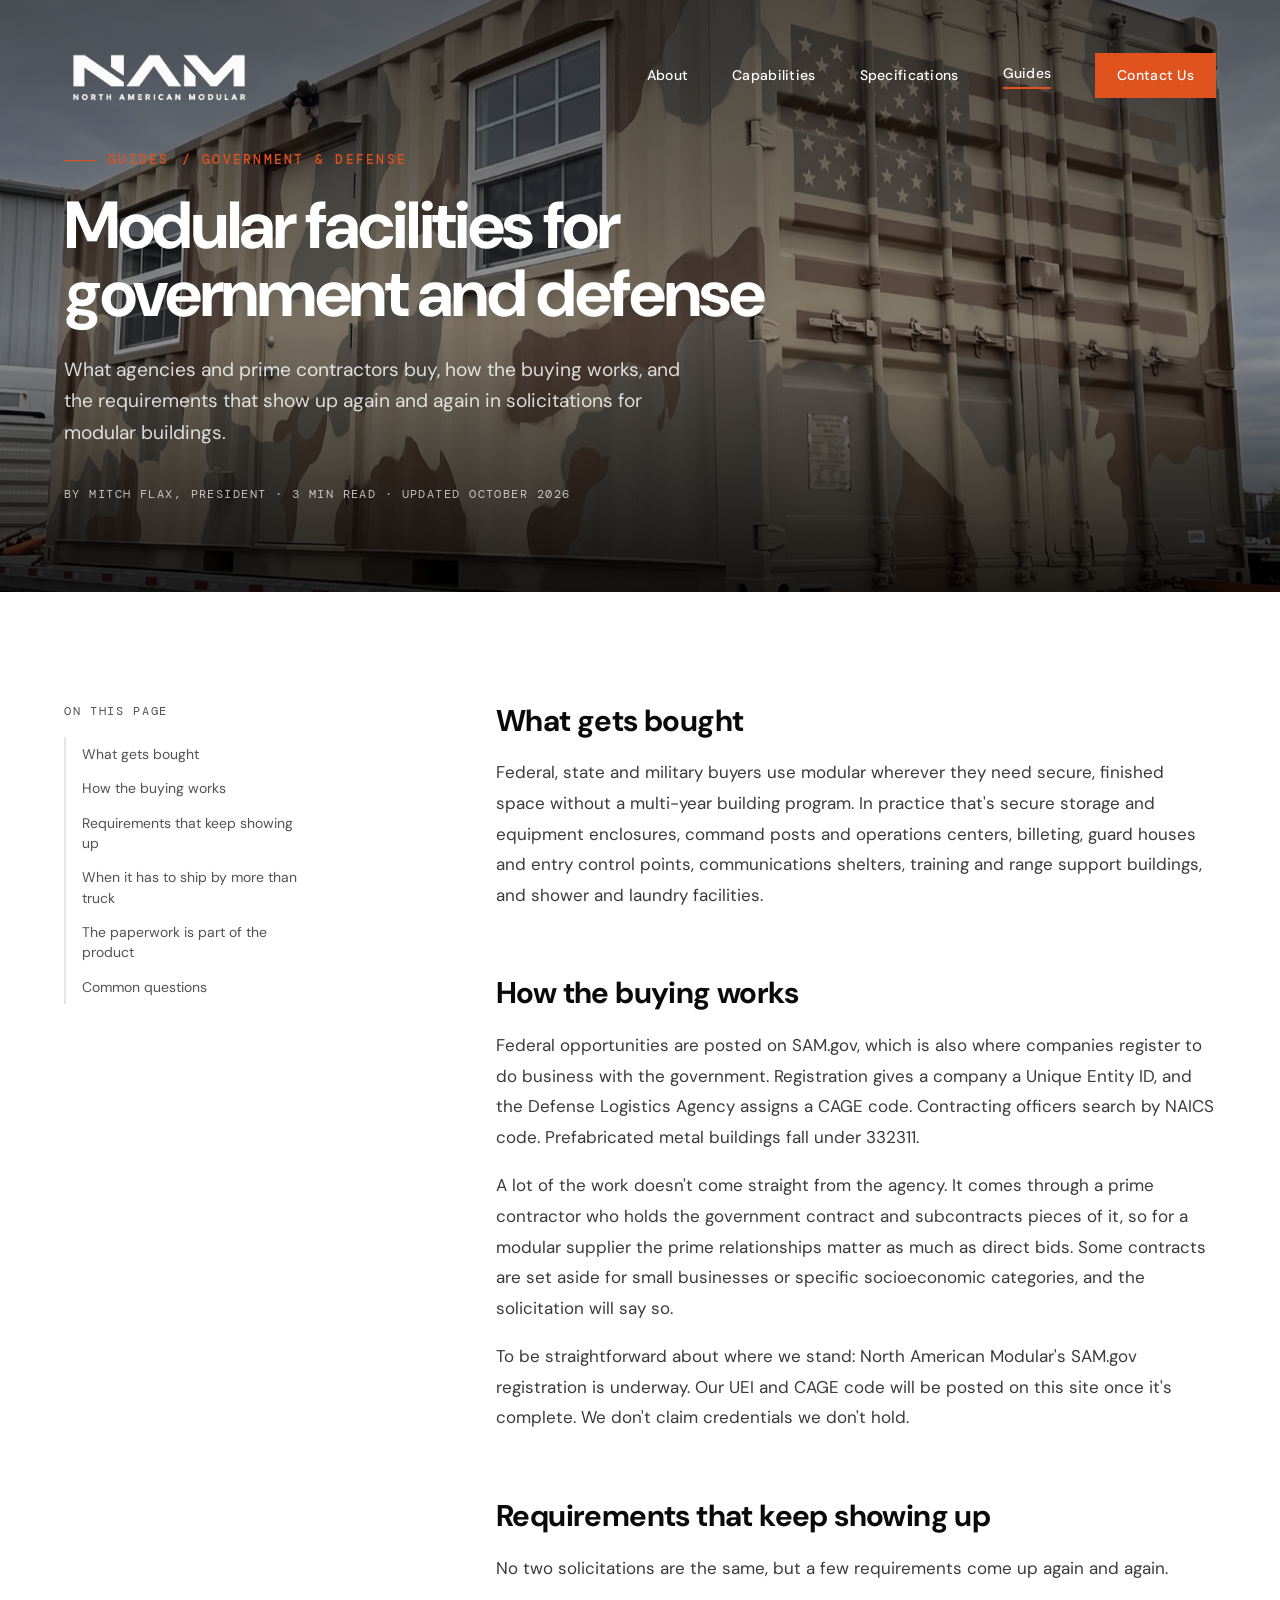
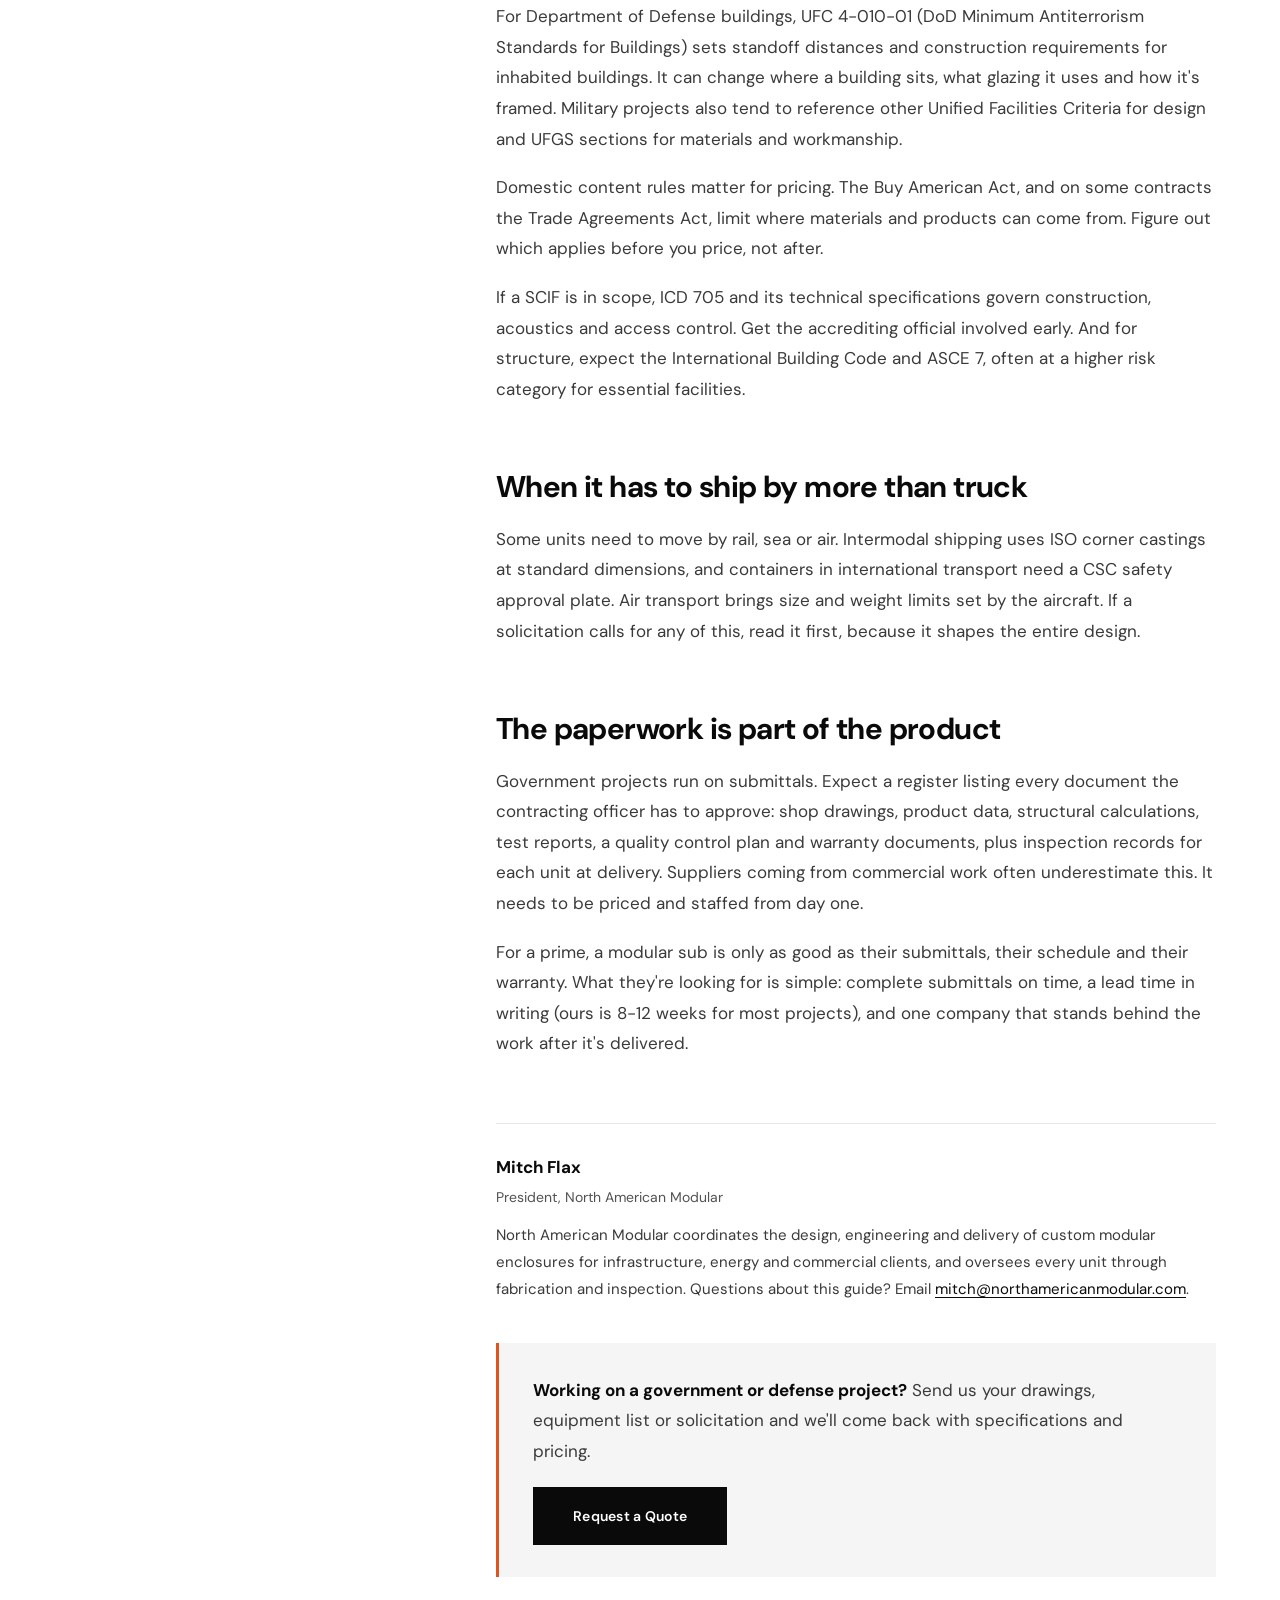
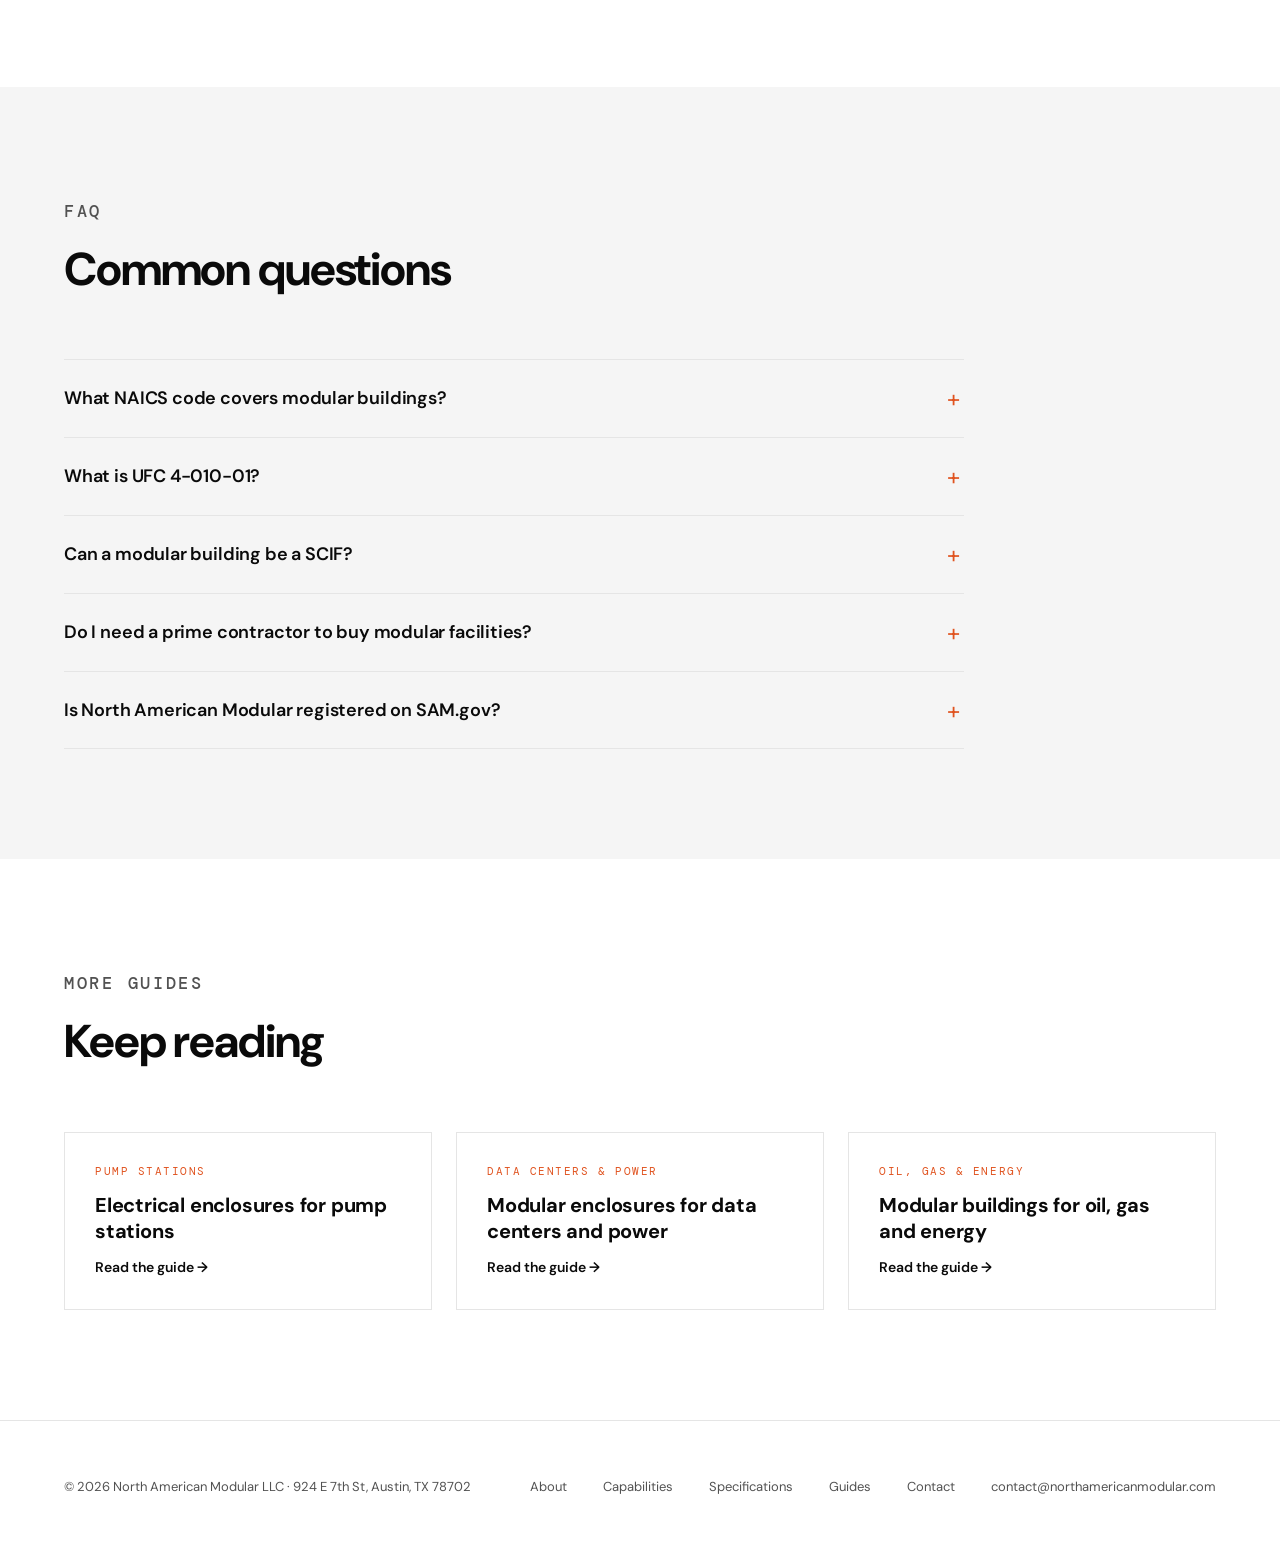
<file: guides/government-defense-modular.html>
<!DOCTYPE html>
<html lang="en">
<head>
    <meta charset="UTF-8">
    <meta name="viewport" content="width=device-width, initial-scale=1.0">
    <title>Modular Facilities for Government and Defense Projects | North American Modular</title>
    <meta name="description" content="How government and defense buyers specify modular facilities: common uses, SAM.gov and NAICS codes, solicitation requirements, UFC 4-010-01 antiterrorism standards, ICD 705, transportability and submittals.">
    <link rel="canonical" href="https://northamericanmodular.com/guides/government-defense-modular">
    <meta name="robots" content="index, follow, max-image-preview:large">
    <meta name="theme-color" content="#0a0a0a">
    <link rel="icon" href="/favicon.ico" sizes="any">
    <link rel="icon" type="image/png" href="/favicon.png">
    <link rel="apple-touch-icon" href="/apple-touch-icon.png">
    <meta property="og:type" content="article">
    <meta property="og:site_name" content="North American Modular">
    <meta property="og:locale" content="en_US">
    <meta property="og:title" content="Modular Facilities for Government and Defense Projects | North American Modular">
    <meta property="og:description" content="How government and defense buyers specify modular facilities: common uses, SAM.gov and NAICS codes, solicitation requirements, UFC 4-010-01 antiterrorism standards, ICD 705, transportability and submittals.">
    <meta property="og:url" content="https://northamericanmodular.com/guides/government-defense-modular">
    <meta property="og:image" content="https://northamericanmodular.com/vert-defense.jpg">
    <meta name="twitter:card" content="summary_large_image">
    <meta name="twitter:title" content="Modular Facilities for Government and Defense Projects | North American Modular">
    <meta name="twitter:description" content="How government and defense buyers specify modular facilities: common uses, SAM.gov and NAICS codes, solicitation requirements, UFC 4-010-01 antiterrorism standards, ICD 705, transportability and submittals.">
    <meta name="twitter:image" content="https://northamericanmodular.com/vert-defense.jpg">
    <script type="application/ld+json">
{
 "@context": "https://schema.org",
 "@graph": [
  {
   "@type": "Organization",
   "@id": "https://northamericanmodular.com/#organization",
   "name": "North American Modular",
   "legalName": "North American Modular LLC",
   "url": "https://northamericanmodular.com/",
   "logo": "https://northamericanmodular.com/icon-512.png",
   "email": "contact@northamericanmodular.com",
   "address": {
    "@type": "PostalAddress",
    "streetAddress": "924 E 7th St",
    "addressLocality": "Austin",
    "addressRegion": "TX",
    "postalCode": "78702",
    "addressCountry": "US"
   }
  },
  {
   "@type": "Article",
   "headline": "Modular Facilities for Government and Defense Projects",
   "description": "How government and defense buyers specify modular facilities: common uses, SAM.gov and NAICS codes, solicitation requirements, UFC 4-010-01 antiterrorism standards, ICD 705, transportability and submittals.",
   "image": "https://northamericanmodular.com/vert-defense.jpg",
   "datePublished": "2026-10-16",
   "dateModified": "2026-10-16",
   "author": {
    "@type": "Person",
    "name": "Mitch Flax",
    "jobTitle": "President",
    "worksFor": {
     "@id": "https://northamericanmodular.com/#organization"
    }
   },
   "publisher": {
    "@id": "https://northamericanmodular.com/#organization"
   },
   "mainEntityOfPage": "https://northamericanmodular.com/guides/government-defense-modular"
  },
  {
   "@type": "BreadcrumbList",
   "itemListElement": [
    {
     "@type": "ListItem",
     "position": 1,
     "name": "Home",
     "item": "https://northamericanmodular.com/"
    },
    {
     "@type": "ListItem",
     "position": 2,
     "name": "Guides",
     "item": "https://northamericanmodular.com/guides/"
    },
    {
     "@type": "ListItem",
     "position": 3,
     "name": "Government & Defense",
     "item": "https://northamericanmodular.com/guides/government-defense-modular"
    }
   ]
  },
  {
   "@type": "FAQPage",
   "mainEntity": [
    {
     "@type": "Question",
     "name": "What NAICS code covers modular buildings?",
     "acceptedAnswer": {
      "@type": "Answer",
      "text": "Prefabricated metal buildings and components fall under NAICS 332311. Some modular work is also classified under other construction codes depending on scope."
     }
    },
    {
     "@type": "Question",
     "name": "What is UFC 4-010-01?",
     "acceptedAnswer": {
      "@type": "Answer",
      "text": "The DoD Minimum Antiterrorism Standards for Buildings. It sets standoff distances and construction requirements for inhabited DoD buildings."
     }
    },
    {
     "@type": "Question",
     "name": "Can a modular building be a SCIF?",
     "acceptedAnswer": {
      "@type": "Answer",
      "text": "Yes, with the right design. SCIFs are governed by ICD 705, and the accrediting official should be involved early."
     }
    },
    {
     "@type": "Question",
     "name": "Do I need a prime contractor to buy modular facilities?",
     "acceptedAnswer": {
      "@type": "Answer",
      "text": "No. Agencies buy directly too, but many projects run through a prime who subcontracts the modular scope."
     }
    },
    {
     "@type": "Question",
     "name": "Is North American Modular registered on SAM.gov?",
     "acceptedAnswer": {
      "@type": "Answer",
      "text": "Registration is underway. We'll post our UEI and CAGE code on this site once it's complete."
     }
    }
   ]
  }
 ]
}
    </script>
    <link rel="preconnect" href="https://fonts.googleapis.com">
    <link rel="preconnect" href="https://fonts.gstatic.com" crossorigin>
    <link href="https://fonts.googleapis.com/css2?family=DM+Sans:wght@400;500;600;700&family=DM+Mono:wght@400;500&display=swap" rel="stylesheet">
    <link rel="stylesheet" href="/site.css">
</head>
<body>

    <nav id="nav">
        <a href="/index.html" class="logo" aria-label="North American Modular home">
            <img src="/NAMWhiteLogo.png" alt="North American Modular">
        </a>
        <button class="menu-btn" id="menu-btn" aria-expanded="false" aria-controls="nav-links">Menu</button>
        <div class="nav-links" id="nav-links">
            <a href="/about.html">About</a>
            <a href="/services.html">Capabilities</a>
            <a href="/specifications.html">Specifications</a>
            <a href="/guides/" class="active">Guides</a>
            <a href="/contact.html" class="nav-cta">Contact Us</a>
        </div>
    </nav>

    <section class="hero page-hero guide-hero">
        <img class="hero-video" src="/vert-defense.jpg" alt="Camouflage-painted modular unit on a trailer" fetchpriority="high">
        <div class="hero-overlay"></div>
        <div class="hero-content">
            <p class="hero-eyebrow"><a href="/guides/">Guides</a> / Government & Defense</p>
            <h1>Modular facilities for government and defense</h1>
            <p class="hero-text">What agencies and prime contractors buy, how the buying works, and the requirements that show up again and again in solicitations for modular buildings.</p>
            <p class="guide-meta">By Mitch Flax, President &middot; 3 min read &middot; Updated October 2026</p>
        </div>
    </section>

    <section class="section guide-section">
        <div class="guide-grid">
            <aside class="toc">
                <p class="toc-k">On this page</p>
                <ol>
                    <li><a href="#what-gets-bought">What gets bought</a></li>
                    <li><a href="#how-the-buying-works">How the buying works</a></li>
                    <li><a href="#requirements-that-keep-showing-up">Requirements that keep showing up</a></li>
                    <li><a href="#when-it-has-to-ship-by-more-than-truck">When it has to ship by more than truck</a></li>
                    <li><a href="#the-paperwork-is-part-of-the-product">The paperwork is part of the product</a></li>
                    <li><a href="#faq">Common questions</a></li>
                </ol>
            </aside>
            <article class="article">
                <h2 id="what-gets-bought">What gets bought</h2>
<p>Federal, state and military buyers use modular wherever they need secure, finished space without a multi-year building program. In practice that's secure storage and equipment enclosures, command posts and operations centers, billeting, guard houses and entry control points, communications shelters, training and range support buildings, and shower and laundry facilities.</p>
                <h2 id="how-the-buying-works">How the buying works</h2>
<p>Federal opportunities are posted on SAM.gov, which is also where companies register to do business with the government. Registration gives a company a Unique Entity ID, and the Defense Logistics Agency assigns a CAGE code. Contracting officers search by NAICS code. Prefabricated metal buildings fall under 332311.</p>
<p>A lot of the work doesn't come straight from the agency. It comes through a prime contractor who holds the government contract and subcontracts pieces of it, so for a modular supplier the prime relationships matter as much as direct bids. Some contracts are set aside for small businesses or specific socioeconomic categories, and the solicitation will say so.</p>
<p>To be straightforward about where we stand: North American Modular's SAM.gov registration is underway. Our UEI and CAGE code will be posted on this site once it's complete. We don't claim credentials we don't hold.</p>
                <h2 id="requirements-that-keep-showing-up">Requirements that keep showing up</h2>
<p>No two solicitations are the same, but a few requirements come up again and again.</p>
<p>For Department of Defense buildings, UFC 4-010-01 (DoD Minimum Antiterrorism Standards for Buildings) sets standoff distances and construction requirements for inhabited buildings. It can change where a building sits, what glazing it uses and how it's framed. Military projects also tend to reference other Unified Facilities Criteria for design and UFGS sections for materials and workmanship.</p>
<p>Domestic content rules matter for pricing. The Buy American Act, and on some contracts the Trade Agreements Act, limit where materials and products can come from. Figure out which applies before you price, not after.</p>
<p>If a SCIF is in scope, ICD 705 and its technical specifications govern construction, acoustics and access control. Get the accrediting official involved early. And for structure, expect the International Building Code and ASCE 7, often at a higher risk category for essential facilities.</p>
                <h2 id="when-it-has-to-ship-by-more-than-truck">When it has to ship by more than truck</h2>
<p>Some units need to move by rail, sea or air. Intermodal shipping uses ISO corner castings at standard dimensions, and containers in international transport need a CSC safety approval plate. Air transport brings size and weight limits set by the aircraft. If a solicitation calls for any of this, read it first, because it shapes the entire design.</p>
                <h2 id="the-paperwork-is-part-of-the-product">The paperwork is part of the product</h2>
<p>Government projects run on submittals. Expect a register listing every document the contracting officer has to approve: shop drawings, product data, structural calculations, test reports, a quality control plan and warranty documents, plus inspection records for each unit at delivery. Suppliers coming from commercial work often underestimate this. It needs to be priced and staffed from day one.</p>
<p>For a prime, a modular sub is only as good as their submittals, their schedule and their warranty. What they're looking for is simple: complete submittals on time, a lead time in writing (ours is 8-12 weeks for most projects), and one company that stands behind the work after it's delivered.</p>
                <div class="author-box">
                    <p class="ab-name">Mitch Flax</p>
                    <p class="ab-role">President, North American Modular</p>
                    <p>North American Modular coordinates the design, engineering and delivery of custom modular enclosures for infrastructure, energy and commercial clients, and oversees every unit through fabrication and inspection. Questions about this guide? Email <a href="mailto:mitch@northamericanmodular.com">mitch@northamericanmodular.com</a>.</p>
                </div>
                <div class="guide-cta">
                    <p><strong>Working on a government or defense project?</strong> Send us your drawings, equipment list or solicitation and we'll come back with specifications and pricing.</p>
                    <a href="/contact.html" class="btn-black">Request a Quote</a>
                </div>
            </article>
        </div>
    </section>

    <section class="section guide-faq" id="faq">
        <div class="wrap">
            <div class="sec-head">
                <p class="sec-eyebrow">FAQ</p>
                <h2>Common questions</h2>
            </div>
            <div class="faq">
                <details>
                    <summary>What NAICS code covers modular buildings?</summary>
                    <p>Prefabricated metal buildings and components fall under NAICS 332311. Some modular work is also classified under other construction codes depending on scope.</p>
                </details>
                <details>
                    <summary>What is UFC 4-010-01?</summary>
                    <p>The DoD Minimum Antiterrorism Standards for Buildings. It sets standoff distances and construction requirements for inhabited DoD buildings.</p>
                </details>
                <details>
                    <summary>Can a modular building be a SCIF?</summary>
                    <p>Yes, with the right design. SCIFs are governed by ICD 705, and the accrediting official should be involved early.</p>
                </details>
                <details>
                    <summary>Do I need a prime contractor to buy modular facilities?</summary>
                    <p>No. Agencies buy directly too, but many projects run through a prime who subcontracts the modular scope.</p>
                </details>
                <details>
                    <summary>Is North American Modular registered on SAM.gov?</summary>
                    <p>Registration is underway. We'll post our UEI and CAGE code on this site once it's complete.</p>
                </details>
            </div>
        </div>
    </section>

    <section class="section rel-section">
        <div class="wrap">
            <div class="sec-head">
                <p class="sec-eyebrow">More guides</p>
                <h2>Keep reading</h2>
            </div>
            <div class="rel-grid">
                <a class="rel-card" href="/guides/pump-station-electrical-enclosures.html">
                    <span class="rel-tag">Pump Stations</span>
                    <span class="rel-title">Electrical enclosures for pump stations</span>
                    <span class="rel-go">Read the guide &rarr;</span>
                </a>
                <a class="rel-card" href="/guides/data-center-modular-enclosures.html">
                    <span class="rel-tag">Data Centers & Power</span>
                    <span class="rel-title">Modular enclosures for data centers and power</span>
                    <span class="rel-go">Read the guide &rarr;</span>
                </a>
                <a class="rel-card" href="/guides/oil-gas-modular-buildings.html">
                    <span class="rel-tag">Oil, Gas & Energy</span>
                    <span class="rel-title">Modular buildings for oil, gas and energy</span>
                    <span class="rel-go">Read the guide &rarr;</span>
                </a>
            </div>
        </div>
    </section>

    <footer>
        <div class="footer-left">
            &copy; 2026 North American Modular LLC &middot; 924 E 7th St, Austin, TX 78702
        </div>
        <div class="footer-links">
            <a href="/about.html">About</a>
            <a href="/services.html">Capabilities</a>
            <a href="/specifications.html">Specifications</a>
            <a href="/guides/">Guides</a>
            <a href="/contact.html">Contact</a>
            <a href="mailto:contact@northamericanmodular.com">contact@northamericanmodular.com</a>
        </div>
    </footer>

    <script src="/site.js"></script>
</body>
</html>
</file>
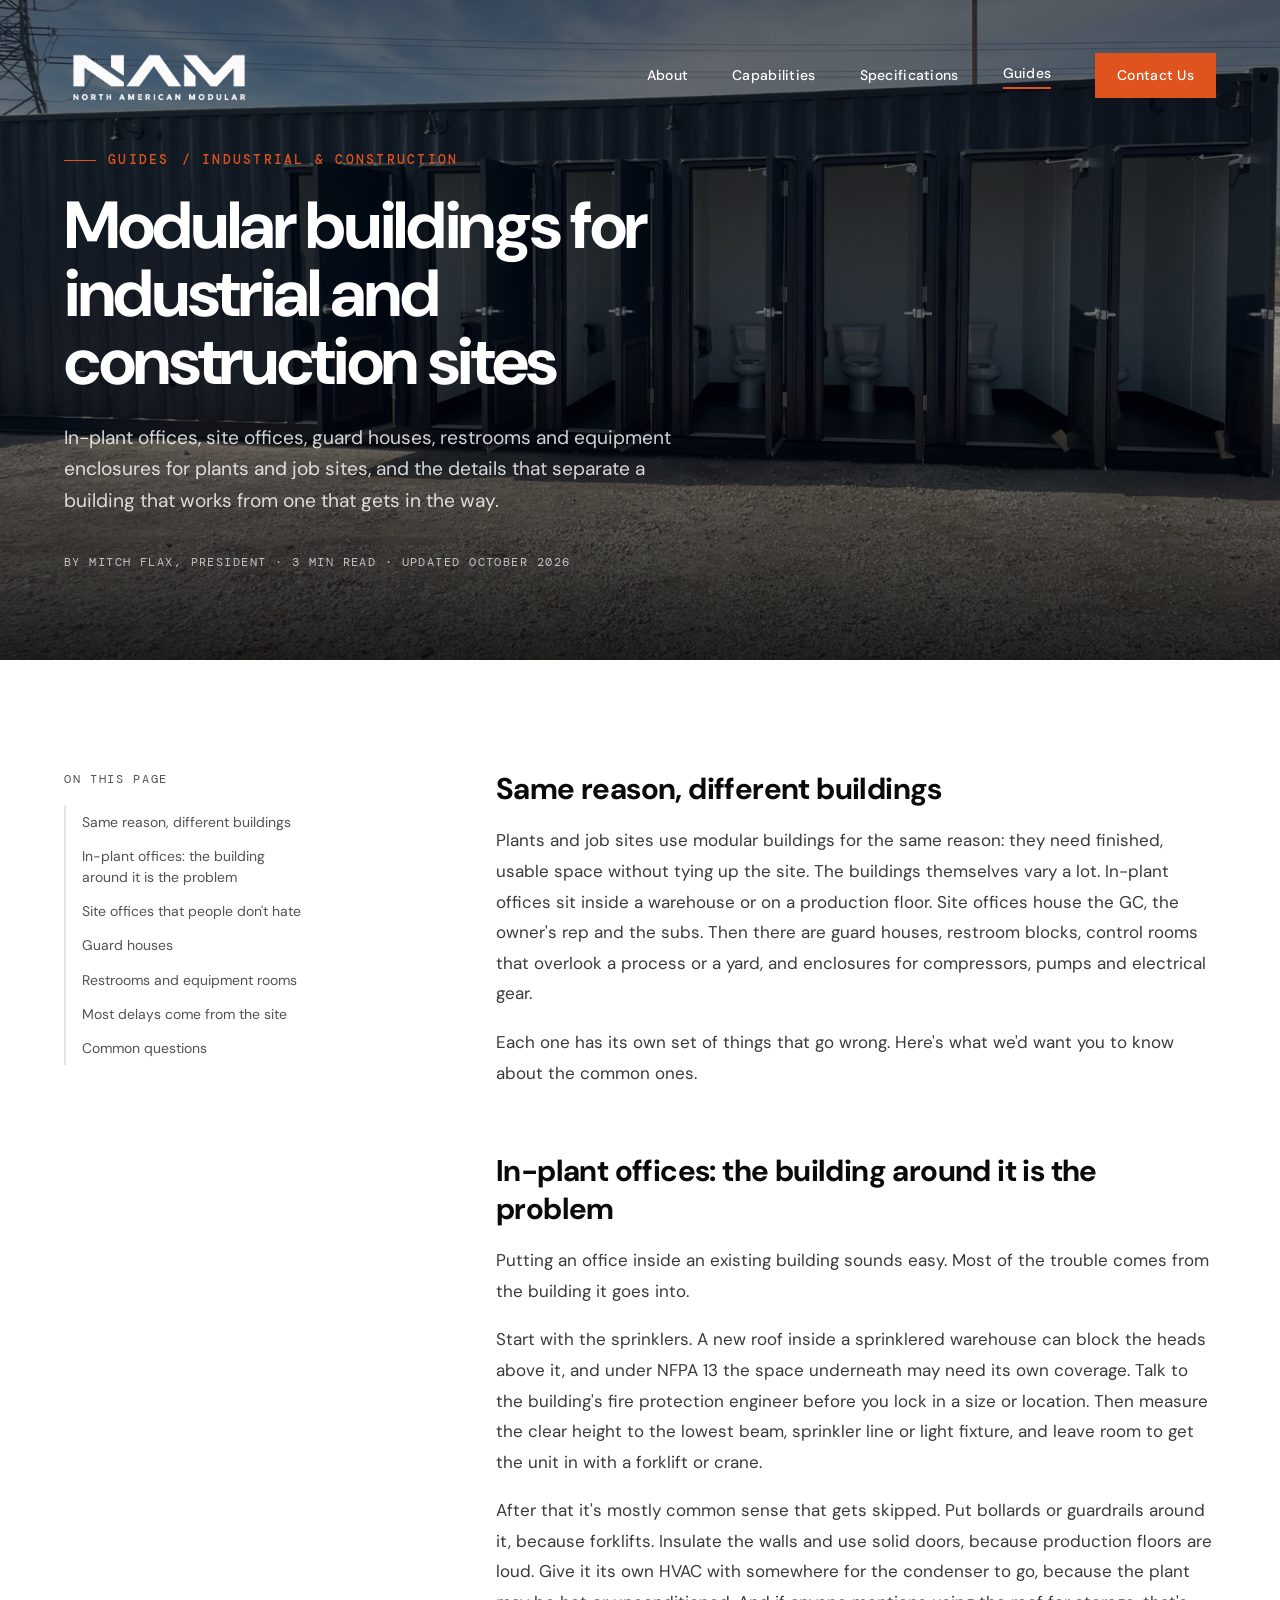
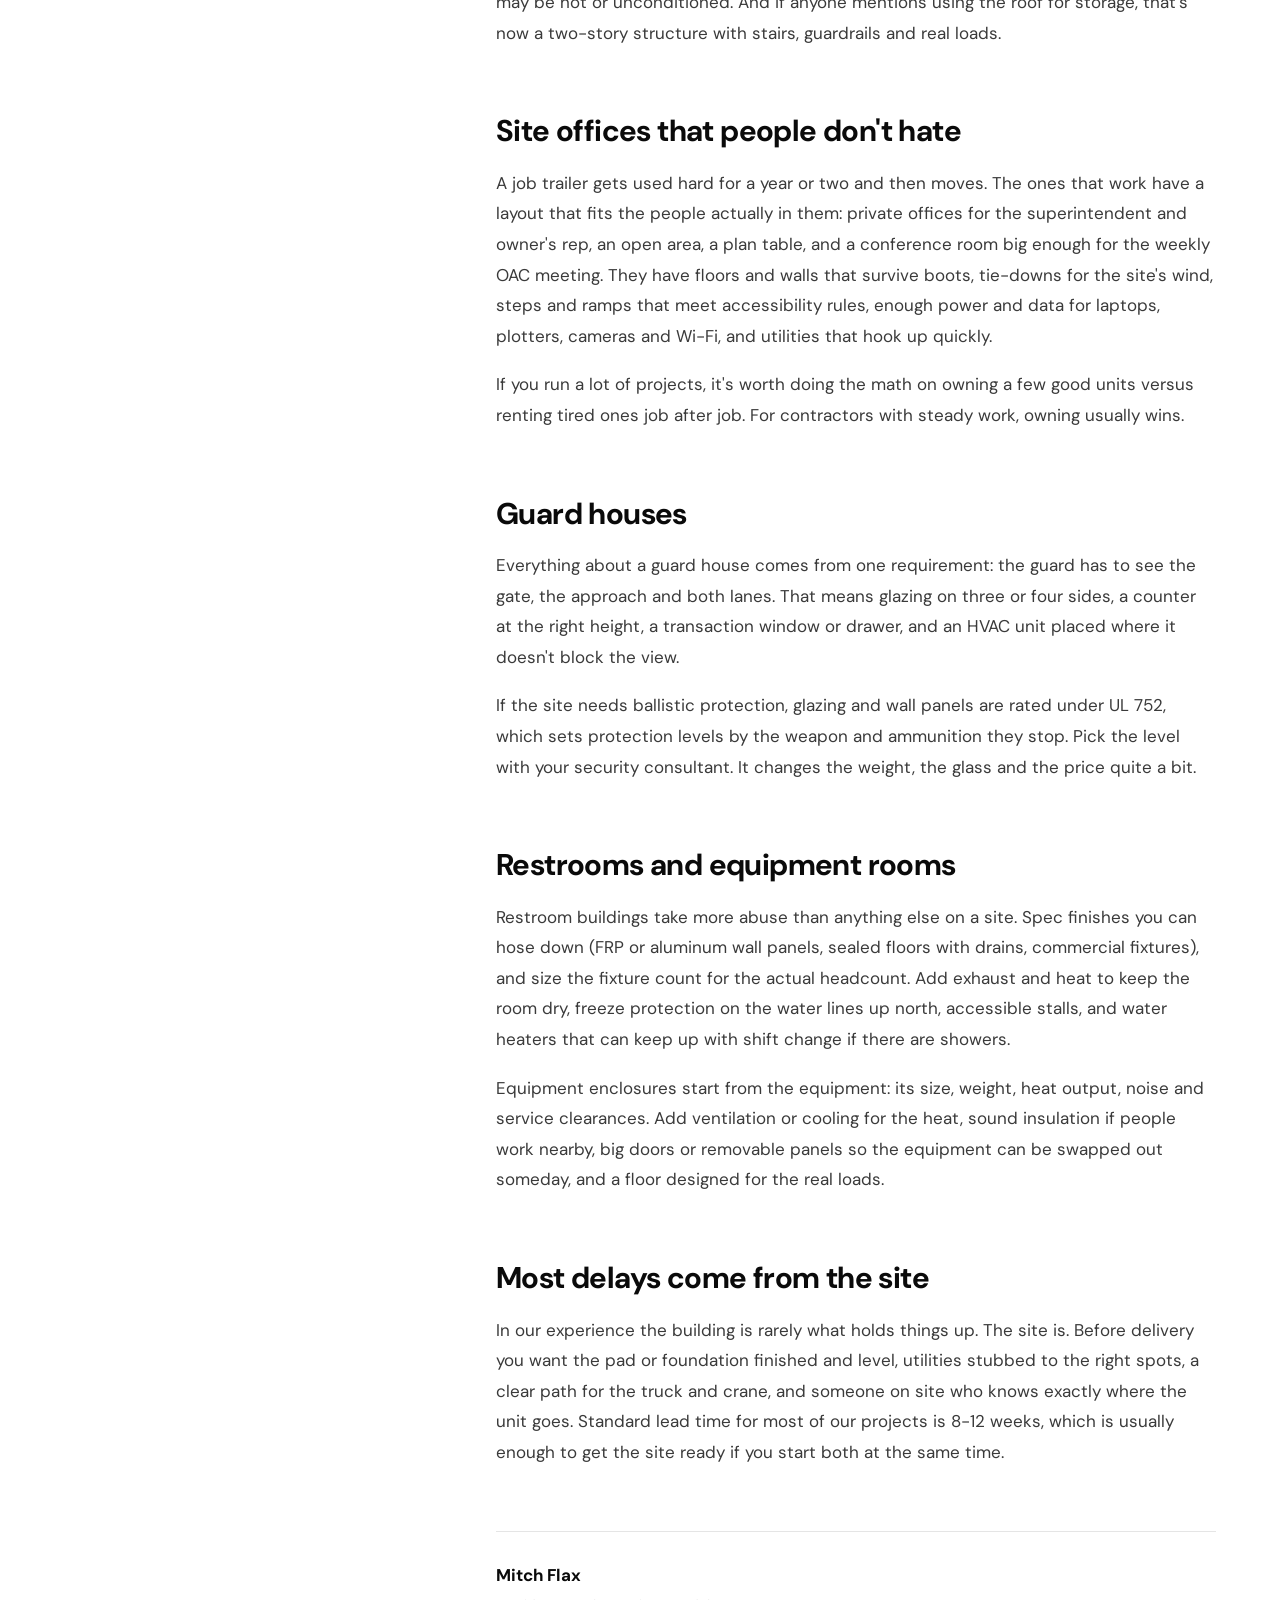
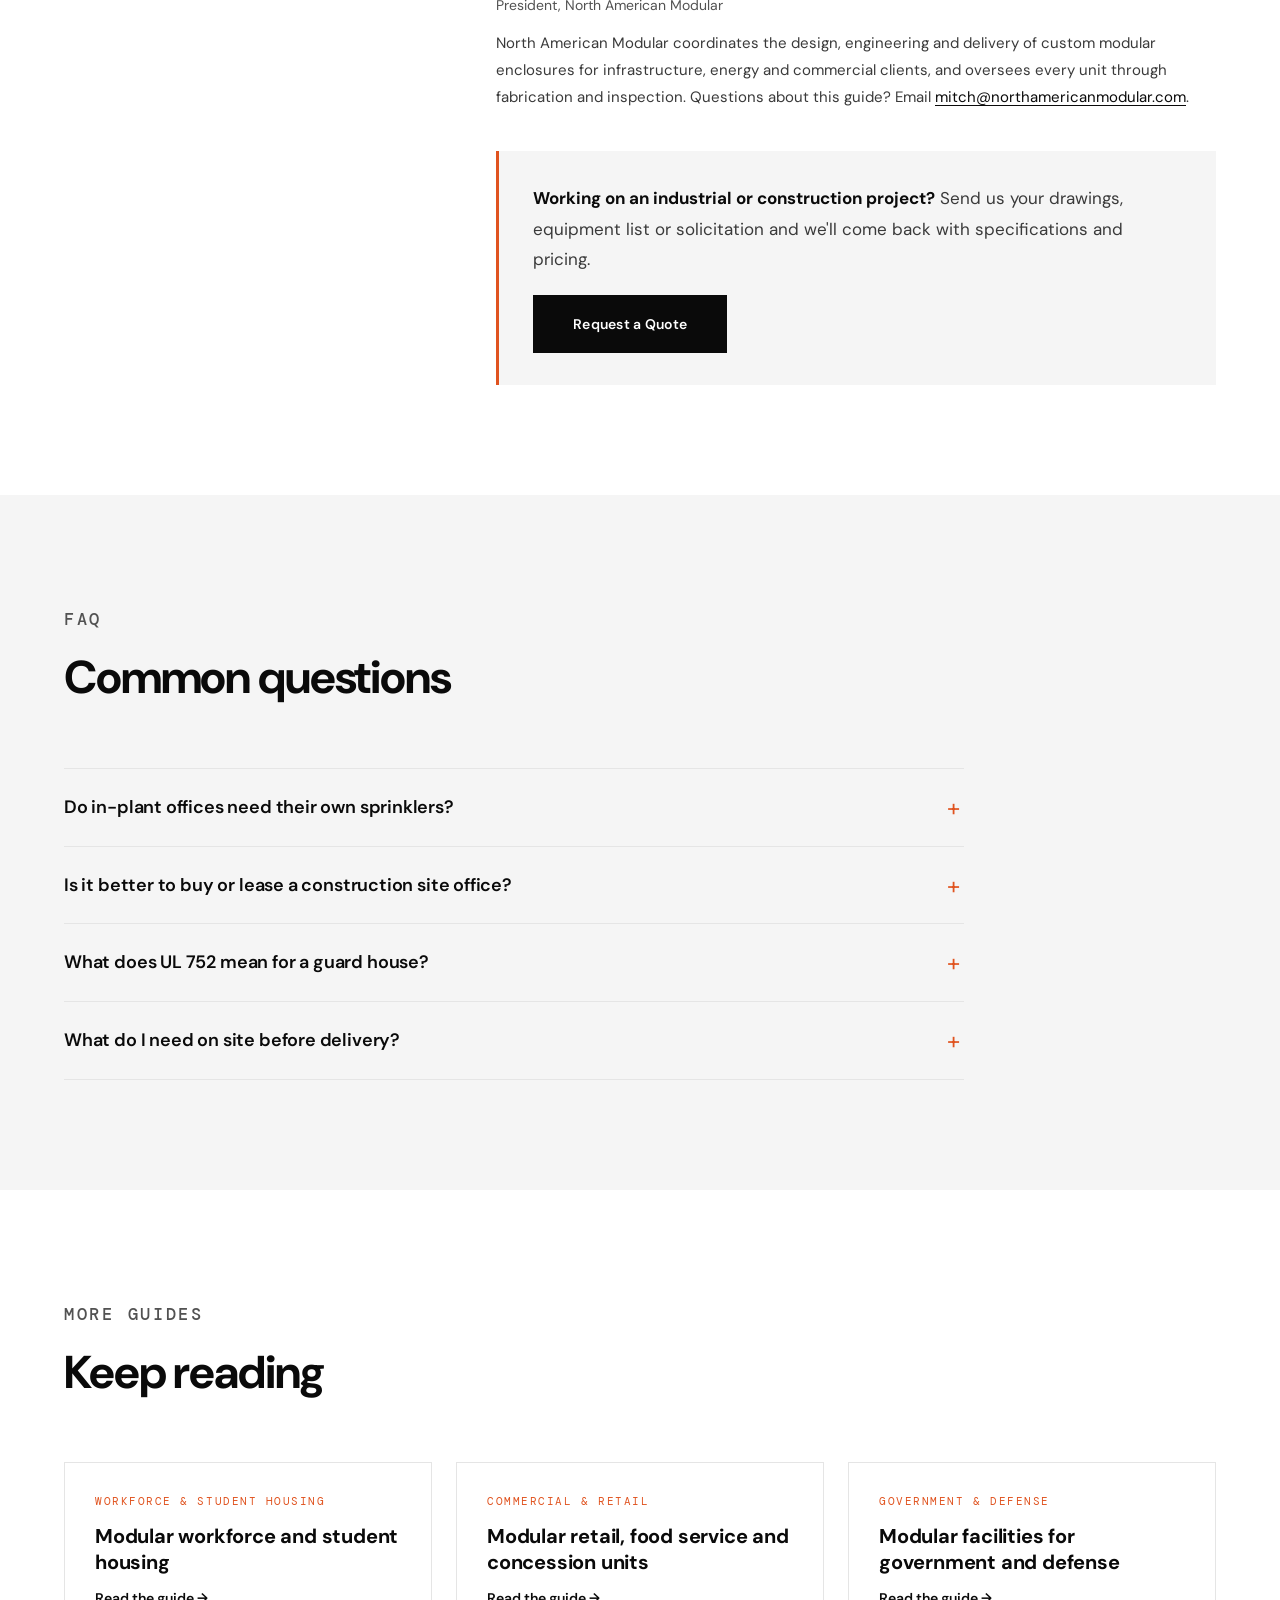
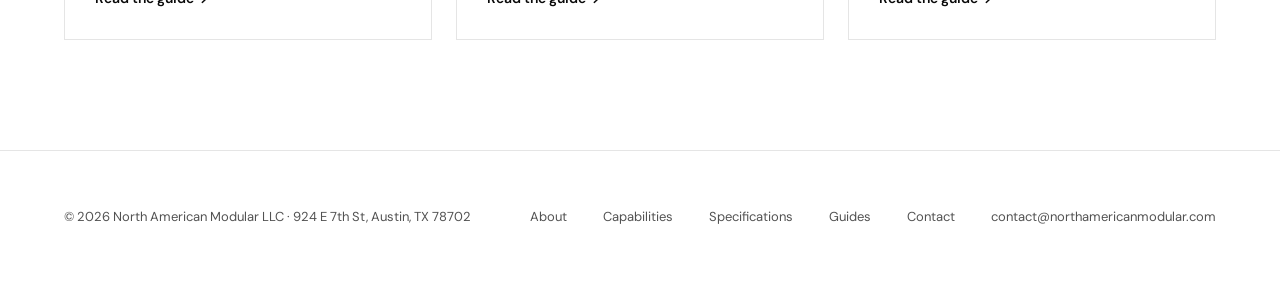
<file: guides/industrial-construction-modular-buildings.html>
<!DOCTYPE html>
<html lang="en">
<head>
    <meta charset="UTF-8">
    <meta name="viewport" content="width=device-width, initial-scale=1.0">
    <title>Modular Buildings for Industrial Plants and Construction Sites | North American Modular</title>
    <meta name="description" content="A guide to in-plant offices, construction site offices, guard houses, restroom blocks and utility enclosures: what to specify, what gets missed, and how to plan the site.">
    <link rel="canonical" href="https://northamericanmodular.com/guides/industrial-construction-modular-buildings">
    <meta name="robots" content="index, follow, max-image-preview:large">
    <meta name="theme-color" content="#0a0a0a">
    <link rel="icon" href="/favicon.ico" sizes="any">
    <link rel="icon" type="image/png" href="/favicon.png">
    <link rel="apple-touch-icon" href="/apple-touch-icon.png">
    <meta property="og:type" content="article">
    <meta property="og:site_name" content="North American Modular">
    <meta property="og:locale" content="en_US">
    <meta property="og:title" content="Modular Buildings for Industrial Plants and Construction Sites | North American Modular">
    <meta property="og:description" content="A guide to in-plant offices, construction site offices, guard houses, restroom blocks and utility enclosures: what to specify, what gets missed, and how to plan the site.">
    <meta property="og:url" content="https://northamericanmodular.com/guides/industrial-construction-modular-buildings">
    <meta property="og:image" content="https://northamericanmodular.com/vert-industrial.jpg">
    <meta name="twitter:card" content="summary_large_image">
    <meta name="twitter:title" content="Modular Buildings for Industrial Plants and Construction Sites | North American Modular">
    <meta name="twitter:description" content="A guide to in-plant offices, construction site offices, guard houses, restroom blocks and utility enclosures: what to specify, what gets missed, and how to plan the site.">
    <meta name="twitter:image" content="https://northamericanmodular.com/vert-industrial.jpg">
    <script type="application/ld+json">
{
 "@context": "https://schema.org",
 "@graph": [
  {
   "@type": "Organization",
   "@id": "https://northamericanmodular.com/#organization",
   "name": "North American Modular",
   "legalName": "North American Modular LLC",
   "url": "https://northamericanmodular.com/",
   "logo": "https://northamericanmodular.com/icon-512.png",
   "email": "contact@northamericanmodular.com",
   "address": {
    "@type": "PostalAddress",
    "streetAddress": "924 E 7th St",
    "addressLocality": "Austin",
    "addressRegion": "TX",
    "postalCode": "78702",
    "addressCountry": "US"
   }
  },
  {
   "@type": "Article",
   "headline": "Modular Buildings for Industrial Plants and Construction Sites",
   "description": "A guide to in-plant offices, construction site offices, guard houses, restroom blocks and utility enclosures: what to specify, what gets missed, and how to plan the site.",
   "image": "https://northamericanmodular.com/vert-industrial.jpg",
   "datePublished": "2026-10-16",
   "dateModified": "2026-10-16",
   "author": {
    "@type": "Person",
    "name": "Mitch Flax",
    "jobTitle": "President",
    "worksFor": {
     "@id": "https://northamericanmodular.com/#organization"
    }
   },
   "publisher": {
    "@id": "https://northamericanmodular.com/#organization"
   },
   "mainEntityOfPage": "https://northamericanmodular.com/guides/industrial-construction-modular-buildings"
  },
  {
   "@type": "BreadcrumbList",
   "itemListElement": [
    {
     "@type": "ListItem",
     "position": 1,
     "name": "Home",
     "item": "https://northamericanmodular.com/"
    },
    {
     "@type": "ListItem",
     "position": 2,
     "name": "Guides",
     "item": "https://northamericanmodular.com/guides/"
    },
    {
     "@type": "ListItem",
     "position": 3,
     "name": "Industrial & Construction",
     "item": "https://northamericanmodular.com/guides/industrial-construction-modular-buildings"
    }
   ]
  },
  {
   "@type": "FAQPage",
   "mainEntity": [
    {
     "@type": "Question",
     "name": "Do in-plant offices need their own sprinklers?",
     "acceptedAnswer": {
      "@type": "Answer",
      "text": "Often, yes. The office roof can block the warehouse sprinklers above it, and NFPA 13 may require coverage underneath. Confirm with the building's fire protection engineer first."
     }
    },
    {
     "@type": "Question",
     "name": "Is it better to buy or lease a construction site office?",
     "acceptedAnswer": {
      "@type": "Answer",
      "text": "Leasing makes sense for a one-off project. Contractors with steady work often come out ahead owning a few good units."
     }
    },
    {
     "@type": "Question",
     "name": "What does UL 752 mean for a guard house?",
     "acceptedAnswer": {
      "@type": "Answer",
      "text": "It's the standard for bullet-resisting equipment, rating glazing and panels by the level of protection they provide. Your security consultant should set the level."
     }
    },
    {
     "@type": "Question",
     "name": "What do I need on site before delivery?",
     "acceptedAnswer": {
      "@type": "Answer",
      "text": "A finished, level pad or foundation, utilities stubbed in the right places, clear truck and crane access, and someone on site to direct the set."
     }
    }
   ]
  }
 ]
}
    </script>
    <link rel="preconnect" href="https://fonts.googleapis.com">
    <link rel="preconnect" href="https://fonts.gstatic.com" crossorigin>
    <link href="https://fonts.googleapis.com/css2?family=DM+Sans:wght@400;500;600;700&family=DM+Mono:wght@400;500&display=swap" rel="stylesheet">
    <link rel="stylesheet" href="/site.css">
</head>
<body>

    <nav id="nav">
        <a href="/index.html" class="logo" aria-label="North American Modular home">
            <img src="/NAMWhiteLogo.png" alt="North American Modular">
        </a>
        <button class="menu-btn" id="menu-btn" aria-expanded="false" aria-controls="nav-links">Menu</button>
        <div class="nav-links" id="nav-links">
            <a href="/about.html">About</a>
            <a href="/services.html">Capabilities</a>
            <a href="/specifications.html">Specifications</a>
            <a href="/guides/" class="active">Guides</a>
            <a href="/contact.html" class="nav-cta">Contact Us</a>
        </div>
    </nav>

    <section class="hero page-hero guide-hero">
        <img class="hero-video" src="/vert-industrial.jpg" alt="Row of modular units on a gravel site" fetchpriority="high">
        <div class="hero-overlay"></div>
        <div class="hero-content">
            <p class="hero-eyebrow"><a href="/guides/">Guides</a> / Industrial & Construction</p>
            <h1>Modular buildings for industrial and construction sites</h1>
            <p class="hero-text">In-plant offices, site offices, guard houses, restrooms and equipment enclosures for plants and job sites, and the details that separate a building that works from one that gets in the way.</p>
            <p class="guide-meta">By Mitch Flax, President &middot; 3 min read &middot; Updated October 2026</p>
        </div>
    </section>

    <section class="section guide-section">
        <div class="guide-grid">
            <aside class="toc">
                <p class="toc-k">On this page</p>
                <ol>
                    <li><a href="#same-reason-different-buildings">Same reason, different buildings</a></li>
                    <li><a href="#in-plant-offices-the-building-around-it-is-the-problem">In-plant offices: the building around it is the problem</a></li>
                    <li><a href="#site-offices-that-people-don-t-hate">Site offices that people don't hate</a></li>
                    <li><a href="#guard-houses">Guard houses</a></li>
                    <li><a href="#restrooms-and-equipment-rooms">Restrooms and equipment rooms</a></li>
                    <li><a href="#most-delays-come-from-the-site">Most delays come from the site</a></li>
                    <li><a href="#faq">Common questions</a></li>
                </ol>
            </aside>
            <article class="article">
                <h2 id="same-reason-different-buildings">Same reason, different buildings</h2>
<p>Plants and job sites use modular buildings for the same reason: they need finished, usable space without tying up the site. The buildings themselves vary a lot. In-plant offices sit inside a warehouse or on a production floor. Site offices house the GC, the owner's rep and the subs. Then there are guard houses, restroom blocks, control rooms that overlook a process or a yard, and enclosures for compressors, pumps and electrical gear.</p>
<p>Each one has its own set of things that go wrong. Here's what we'd want you to know about the common ones.</p>
                <h2 id="in-plant-offices-the-building-around-it-is-the-problem">In-plant offices: the building around it is the problem</h2>
<p>Putting an office inside an existing building sounds easy. Most of the trouble comes from the building it goes into.</p>
<p>Start with the sprinklers. A new roof inside a sprinklered warehouse can block the heads above it, and under NFPA 13 the space underneath may need its own coverage. Talk to the building's fire protection engineer before you lock in a size or location. Then measure the clear height to the lowest beam, sprinkler line or light fixture, and leave room to get the unit in with a forklift or crane.</p>
<p>After that it's mostly common sense that gets skipped. Put bollards or guardrails around it, because forklifts. Insulate the walls and use solid doors, because production floors are loud. Give it its own HVAC with somewhere for the condenser to go, because the plant may be hot or unconditioned. And if anyone mentions using the roof for storage, that's now a two-story structure with stairs, guardrails and real loads.</p>
                <h2 id="site-offices-that-people-don-t-hate">Site offices that people don't hate</h2>
<p>A job trailer gets used hard for a year or two and then moves. The ones that work have a layout that fits the people actually in them: private offices for the superintendent and owner's rep, an open area, a plan table, and a conference room big enough for the weekly OAC meeting. They have floors and walls that survive boots, tie-downs for the site's wind, steps and ramps that meet accessibility rules, enough power and data for laptops, plotters, cameras and Wi-Fi, and utilities that hook up quickly.</p>
<p>If you run a lot of projects, it's worth doing the math on owning a few good units versus renting tired ones job after job. For contractors with steady work, owning usually wins.</p>
                <h2 id="guard-houses">Guard houses</h2>
<p>Everything about a guard house comes from one requirement: the guard has to see the gate, the approach and both lanes. That means glazing on three or four sides, a counter at the right height, a transaction window or drawer, and an HVAC unit placed where it doesn't block the view.</p>
<p>If the site needs ballistic protection, glazing and wall panels are rated under UL 752, which sets protection levels by the weapon and ammunition they stop. Pick the level with your security consultant. It changes the weight, the glass and the price quite a bit.</p>
                <h2 id="restrooms-and-equipment-rooms">Restrooms and equipment rooms</h2>
<p>Restroom buildings take more abuse than anything else on a site. Spec finishes you can hose down (FRP or aluminum wall panels, sealed floors with drains, commercial fixtures), and size the fixture count for the actual headcount. Add exhaust and heat to keep the room dry, freeze protection on the water lines up north, accessible stalls, and water heaters that can keep up with shift change if there are showers.</p>
<p>Equipment enclosures start from the equipment: its size, weight, heat output, noise and service clearances. Add ventilation or cooling for the heat, sound insulation if people work nearby, big doors or removable panels so the equipment can be swapped out someday, and a floor designed for the real loads.</p>
                <h2 id="most-delays-come-from-the-site">Most delays come from the site</h2>
<p>In our experience the building is rarely what holds things up. The site is. Before delivery you want the pad or foundation finished and level, utilities stubbed to the right spots, a clear path for the truck and crane, and someone on site who knows exactly where the unit goes. Standard lead time for most of our projects is 8-12 weeks, which is usually enough to get the site ready if you start both at the same time.</p>
                <div class="author-box">
                    <p class="ab-name">Mitch Flax</p>
                    <p class="ab-role">President, North American Modular</p>
                    <p>North American Modular coordinates the design, engineering and delivery of custom modular enclosures for infrastructure, energy and commercial clients, and oversees every unit through fabrication and inspection. Questions about this guide? Email <a href="mailto:mitch@northamericanmodular.com">mitch@northamericanmodular.com</a>.</p>
                </div>
                <div class="guide-cta">
                    <p><strong>Working on an industrial or construction project?</strong> Send us your drawings, equipment list or solicitation and we'll come back with specifications and pricing.</p>
                    <a href="/contact.html" class="btn-black">Request a Quote</a>
                </div>
            </article>
        </div>
    </section>

    <section class="section guide-faq" id="faq">
        <div class="wrap">
            <div class="sec-head">
                <p class="sec-eyebrow">FAQ</p>
                <h2>Common questions</h2>
            </div>
            <div class="faq">
                <details>
                    <summary>Do in-plant offices need their own sprinklers?</summary>
                    <p>Often, yes. The office roof can block the warehouse sprinklers above it, and NFPA 13 may require coverage underneath. Confirm with the building's fire protection engineer first.</p>
                </details>
                <details>
                    <summary>Is it better to buy or lease a construction site office?</summary>
                    <p>Leasing makes sense for a one-off project. Contractors with steady work often come out ahead owning a few good units.</p>
                </details>
                <details>
                    <summary>What does UL 752 mean for a guard house?</summary>
                    <p>It's the standard for bullet-resisting equipment, rating glazing and panels by the level of protection they provide. Your security consultant should set the level.</p>
                </details>
                <details>
                    <summary>What do I need on site before delivery?</summary>
                    <p>A finished, level pad or foundation, utilities stubbed in the right places, clear truck and crane access, and someone on site to direct the set.</p>
                </details>
            </div>
        </div>
    </section>

    <section class="section rel-section">
        <div class="wrap">
            <div class="sec-head">
                <p class="sec-eyebrow">More guides</p>
                <h2>Keep reading</h2>
            </div>
            <div class="rel-grid">
                <a class="rel-card" href="/guides/workforce-student-housing-modular.html">
                    <span class="rel-tag">Workforce & Student Housing</span>
                    <span class="rel-title">Modular workforce and student housing</span>
                    <span class="rel-go">Read the guide &rarr;</span>
                </a>
                <a class="rel-card" href="/guides/modular-retail-food-service.html">
                    <span class="rel-tag">Commercial & Retail</span>
                    <span class="rel-title">Modular retail, food service and concession units</span>
                    <span class="rel-go">Read the guide &rarr;</span>
                </a>
                <a class="rel-card" href="/guides/government-defense-modular.html">
                    <span class="rel-tag">Government & Defense</span>
                    <span class="rel-title">Modular facilities for government and defense</span>
                    <span class="rel-go">Read the guide &rarr;</span>
                </a>
            </div>
        </div>
    </section>

    <footer>
        <div class="footer-left">
            &copy; 2026 North American Modular LLC &middot; 924 E 7th St, Austin, TX 78702
        </div>
        <div class="footer-links">
            <a href="/about.html">About</a>
            <a href="/services.html">Capabilities</a>
            <a href="/specifications.html">Specifications</a>
            <a href="/guides/">Guides</a>
            <a href="/contact.html">Contact</a>
            <a href="mailto:contact@northamericanmodular.com">contact@northamericanmodular.com</a>
        </div>
    </footer>

    <script src="/site.js"></script>
</body>
</html>
</file>
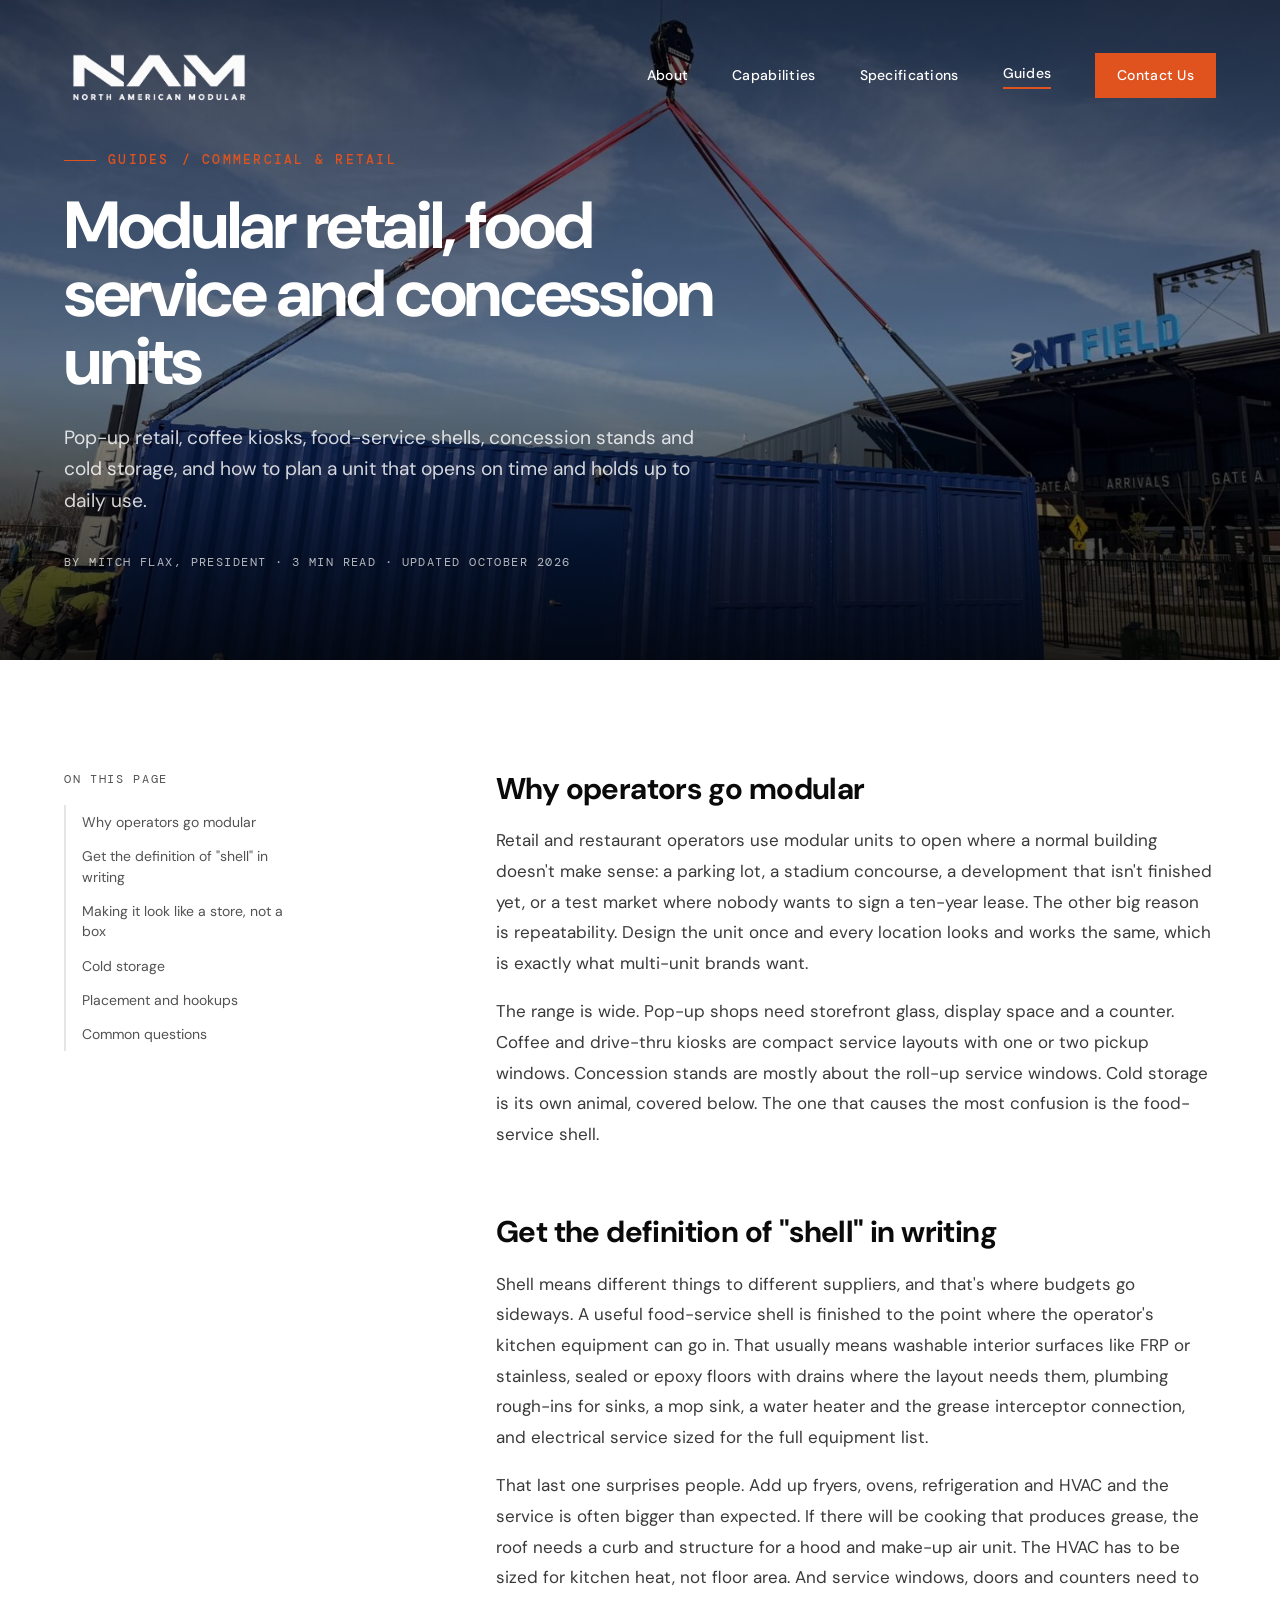
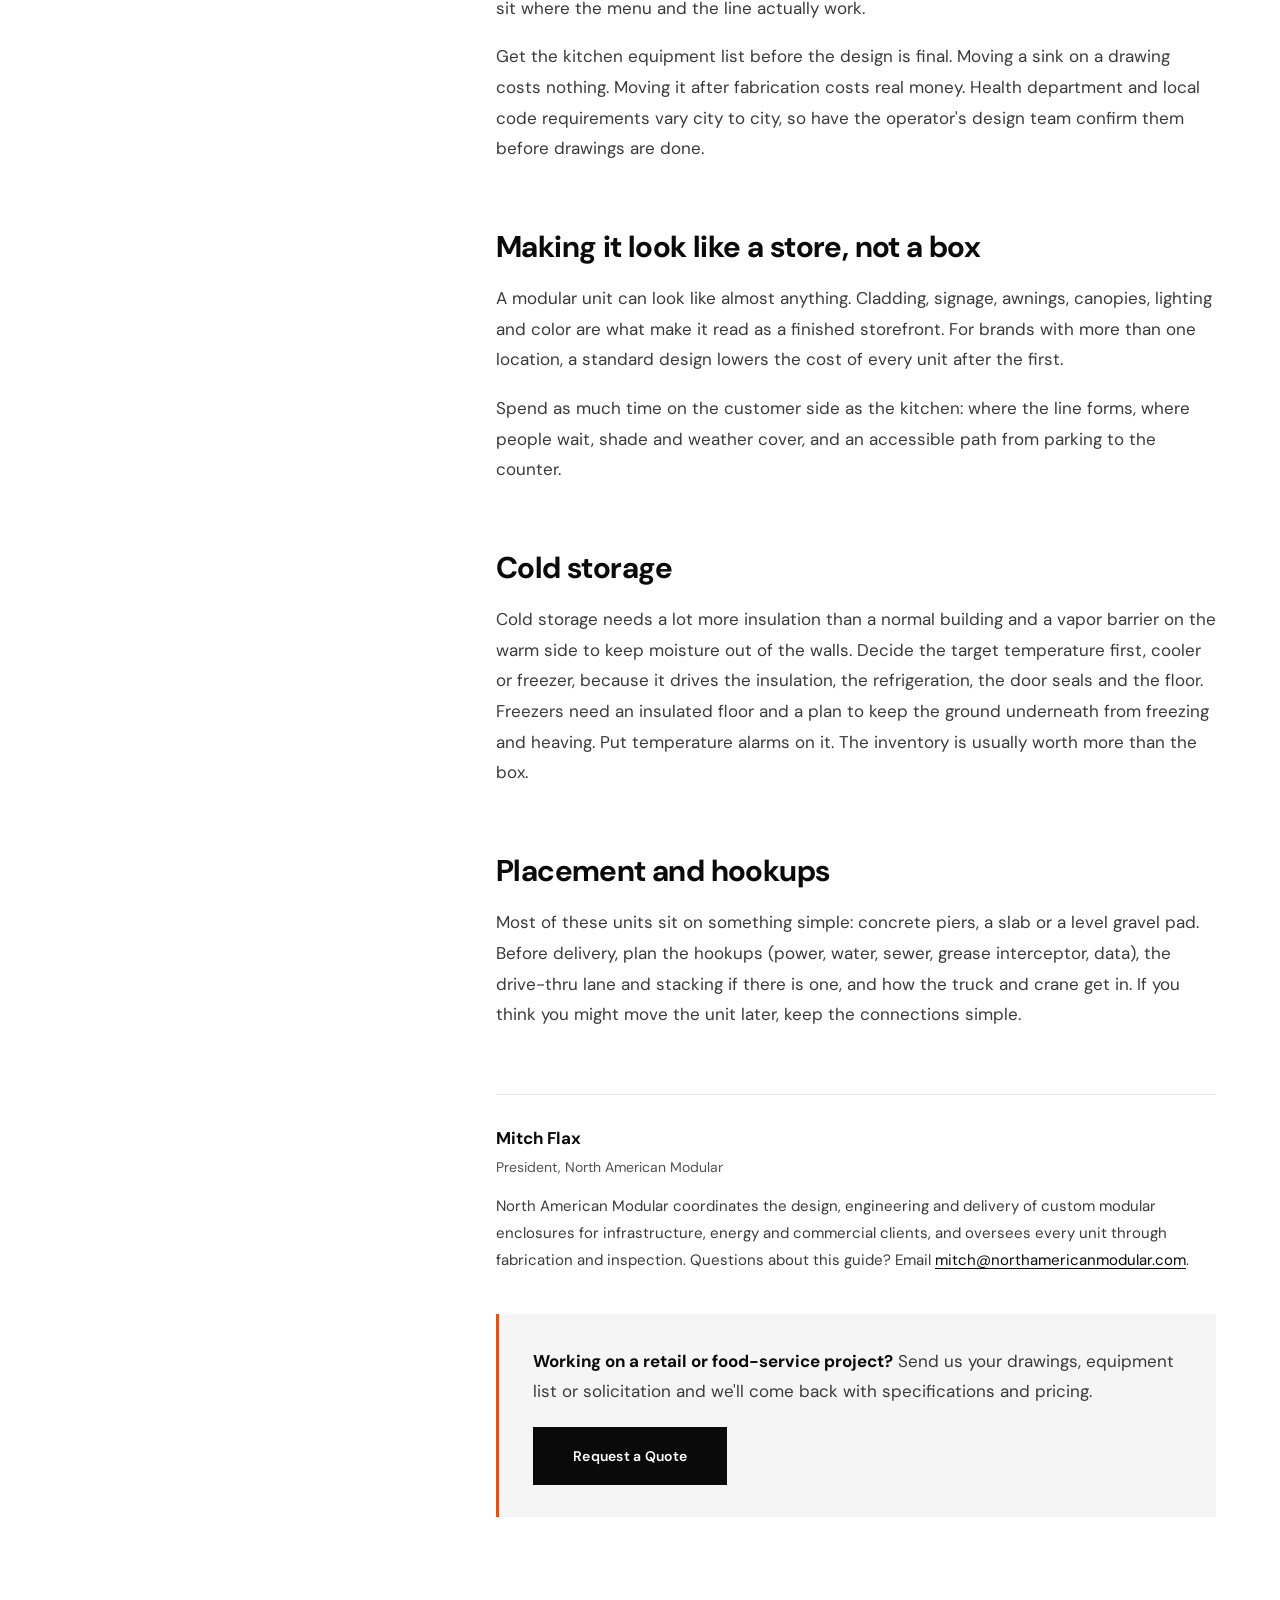
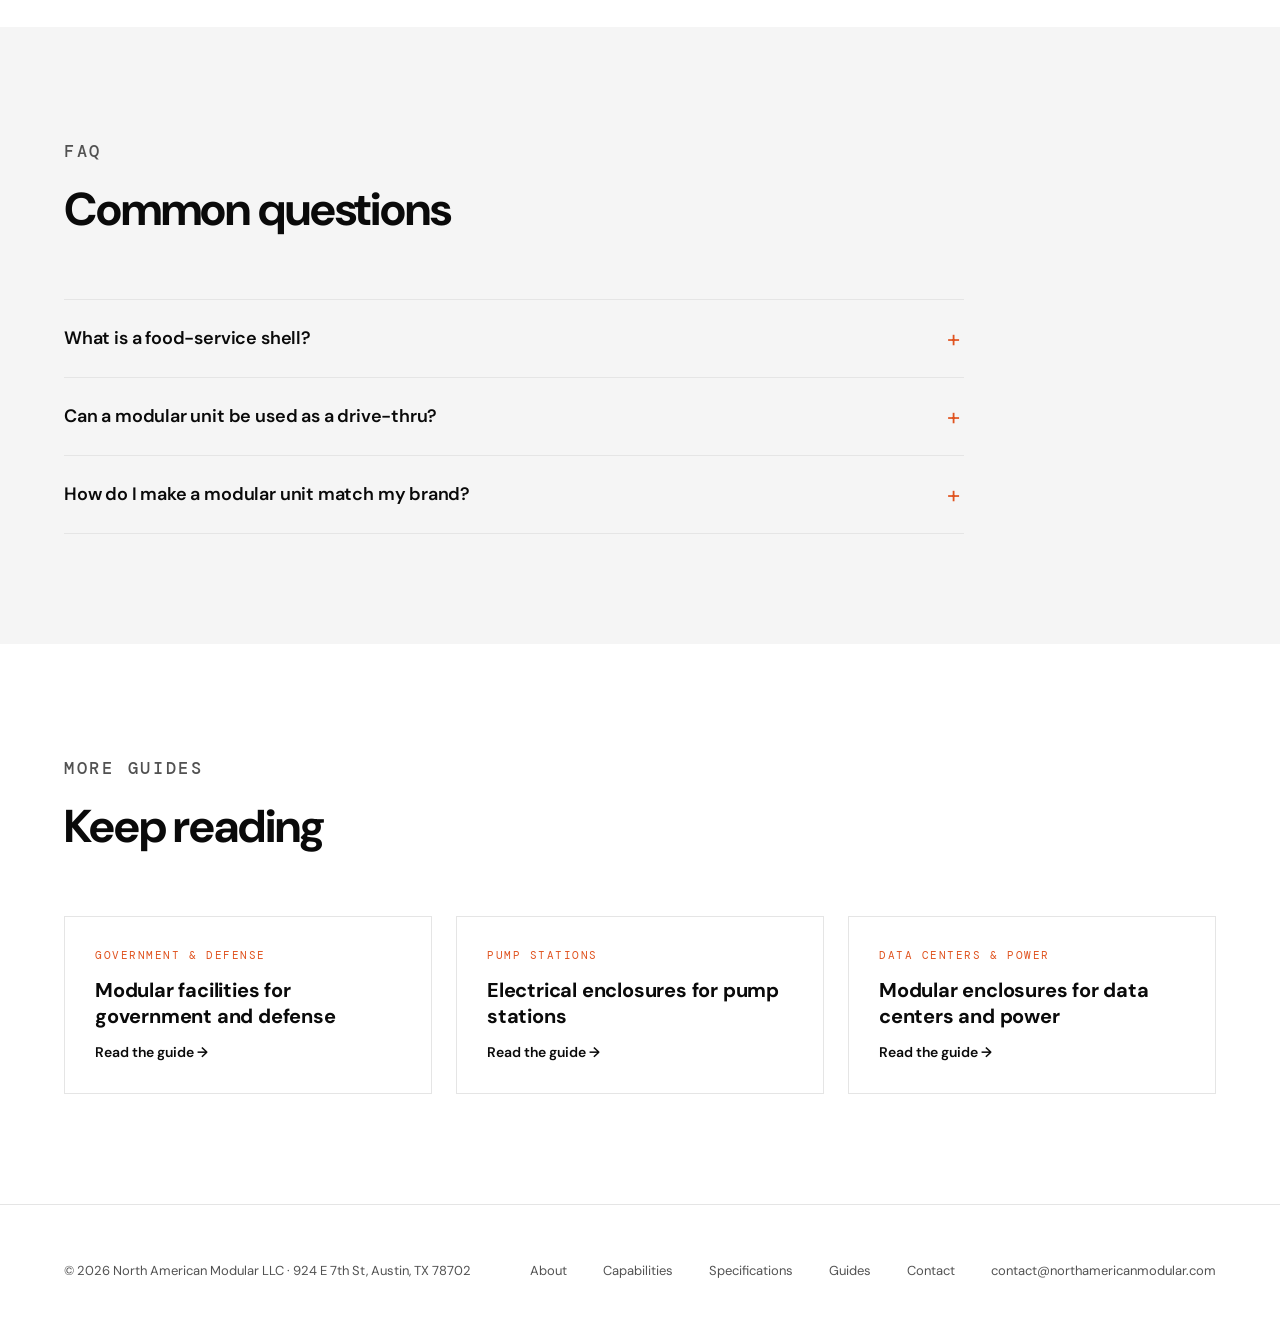
<file: guides/modular-retail-food-service.html>
<!DOCTYPE html>
<html lang="en">
<head>
    <meta charset="UTF-8">
    <meta name="viewport" content="width=device-width, initial-scale=1.0">
    <title>Modular Retail, Food Service and Concession Units | North American Modular</title>
    <meta name="description" content="A guide to modular retail and food-service units: pop-up shops, coffee and drive-thru kiosks, food-service shells, concession stands and cold storage, and what to plan before you order.">
    <link rel="canonical" href="https://northamericanmodular.com/guides/modular-retail-food-service">
    <meta name="robots" content="index, follow, max-image-preview:large">
    <meta name="theme-color" content="#0a0a0a">
    <link rel="icon" href="/favicon.ico" sizes="any">
    <link rel="icon" type="image/png" href="/favicon.png">
    <link rel="apple-touch-icon" href="/apple-touch-icon.png">
    <meta property="og:type" content="article">
    <meta property="og:site_name" content="North American Modular">
    <meta property="og:locale" content="en_US">
    <meta property="og:title" content="Modular Retail, Food Service and Concession Units | North American Modular">
    <meta property="og:description" content="A guide to modular retail and food-service units: pop-up shops, coffee and drive-thru kiosks, food-service shells, concession stands and cold storage, and what to plan before you order.">
    <meta property="og:url" content="https://northamericanmodular.com/guides/modular-retail-food-service">
    <meta property="og:image" content="https://northamericanmodular.com/vert-retail.jpg">
    <meta name="twitter:card" content="summary_large_image">
    <meta name="twitter:title" content="Modular Retail, Food Service and Concession Units | North American Modular">
    <meta name="twitter:description" content="A guide to modular retail and food-service units: pop-up shops, coffee and drive-thru kiosks, food-service shells, concession stands and cold storage, and what to plan before you order.">
    <meta name="twitter:image" content="https://northamericanmodular.com/vert-retail.jpg">
    <script type="application/ld+json">
{
 "@context": "https://schema.org",
 "@graph": [
  {
   "@type": "Organization",
   "@id": "https://northamericanmodular.com/#organization",
   "name": "North American Modular",
   "legalName": "North American Modular LLC",
   "url": "https://northamericanmodular.com/",
   "logo": "https://northamericanmodular.com/icon-512.png",
   "email": "contact@northamericanmodular.com",
   "address": {
    "@type": "PostalAddress",
    "streetAddress": "924 E 7th St",
    "addressLocality": "Austin",
    "addressRegion": "TX",
    "postalCode": "78702",
    "addressCountry": "US"
   }
  },
  {
   "@type": "Article",
   "headline": "Modular Retail, Food Service and Concession Units",
   "description": "A guide to modular retail and food-service units: pop-up shops, coffee and drive-thru kiosks, food-service shells, concession stands and cold storage, and what to plan before you order.",
   "image": "https://northamericanmodular.com/vert-retail.jpg",
   "datePublished": "2026-10-16",
   "dateModified": "2026-10-16",
   "author": {
    "@type": "Person",
    "name": "Mitch Flax",
    "jobTitle": "President",
    "worksFor": {
     "@id": "https://northamericanmodular.com/#organization"
    }
   },
   "publisher": {
    "@id": "https://northamericanmodular.com/#organization"
   },
   "mainEntityOfPage": "https://northamericanmodular.com/guides/modular-retail-food-service"
  },
  {
   "@type": "BreadcrumbList",
   "itemListElement": [
    {
     "@type": "ListItem",
     "position": 1,
     "name": "Home",
     "item": "https://northamericanmodular.com/"
    },
    {
     "@type": "ListItem",
     "position": 2,
     "name": "Guides",
     "item": "https://northamericanmodular.com/guides/"
    },
    {
     "@type": "ListItem",
     "position": 3,
     "name": "Commercial & Retail",
     "item": "https://northamericanmodular.com/guides/modular-retail-food-service"
    }
   ]
  },
  {
   "@type": "FAQPage",
   "mainEntity": [
    {
     "@type": "Question",
     "name": "What is a food-service shell?",
     "acceptedAnswer": {
      "@type": "Answer",
      "text": "A modular unit finished to the point where the operator's kitchen equipment can be installed: washable surfaces, drains, plumbing and electrical rough-ins, and structure for a hood if needed. Get the exact scope in writing."
     }
    },
    {
     "@type": "Question",
     "name": "Can a modular unit be used as a drive-thru?",
     "acceptedAnswer": {
      "@type": "Answer",
      "text": "Yes. Coffee and quick-service brands use modular drive-thru units with one or two pickup windows. Plan the lane, stacking and menu board along with the building."
     }
    },
    {
     "@type": "Question",
     "name": "How do I make a modular unit match my brand?",
     "acceptedAnswer": {
      "@type": "Answer",
      "text": "Cladding, signage, awnings, lighting and color can all be specified to a brand standard, and a repeatable design lowers the cost of every unit after the first."
     }
    }
   ]
  }
 ]
}
    </script>
    <link rel="preconnect" href="https://fonts.googleapis.com">
    <link rel="preconnect" href="https://fonts.gstatic.com" crossorigin>
    <link href="https://fonts.googleapis.com/css2?family=DM+Sans:wght@400;500;600;700&family=DM+Mono:wght@400;500&display=swap" rel="stylesheet">
    <link rel="stylesheet" href="/site.css">
</head>
<body>

    <nav id="nav">
        <a href="/index.html" class="logo" aria-label="North American Modular home">
            <img src="/NAMWhiteLogo.png" alt="North American Modular">
        </a>
        <button class="menu-btn" id="menu-btn" aria-expanded="false" aria-controls="nav-links">Menu</button>
        <div class="nav-links" id="nav-links">
            <a href="/about.html">About</a>
            <a href="/services.html">Capabilities</a>
            <a href="/specifications.html">Specifications</a>
            <a href="/guides/" class="active">Guides</a>
            <a href="/contact.html" class="nav-cta">Contact Us</a>
        </div>
    </nav>

    <section class="hero page-hero guide-hero">
        <img class="hero-video" src="/vert-retail.jpg" alt="Modular unit being lifted into place by crane" fetchpriority="high">
        <div class="hero-overlay"></div>
        <div class="hero-content">
            <p class="hero-eyebrow"><a href="/guides/">Guides</a> / Commercial & Retail</p>
            <h1>Modular retail, food service and concession units</h1>
            <p class="hero-text">Pop-up retail, coffee kiosks, food-service shells, concession stands and cold storage, and how to plan a unit that opens on time and holds up to daily use.</p>
            <p class="guide-meta">By Mitch Flax, President &middot; 3 min read &middot; Updated October 2026</p>
        </div>
    </section>

    <section class="section guide-section">
        <div class="guide-grid">
            <aside class="toc">
                <p class="toc-k">On this page</p>
                <ol>
                    <li><a href="#why-operators-go-modular">Why operators go modular</a></li>
                    <li><a href="#get-the-definition-of-shell-in-writing">Get the definition of "shell" in writing</a></li>
                    <li><a href="#making-it-look-like-a-store-not-a-box">Making it look like a store, not a box</a></li>
                    <li><a href="#cold-storage">Cold storage</a></li>
                    <li><a href="#placement-and-hookups">Placement and hookups</a></li>
                    <li><a href="#faq">Common questions</a></li>
                </ol>
            </aside>
            <article class="article">
                <h2 id="why-operators-go-modular">Why operators go modular</h2>
<p>Retail and restaurant operators use modular units to open where a normal building doesn't make sense: a parking lot, a stadium concourse, a development that isn't finished yet, or a test market where nobody wants to sign a ten-year lease. The other big reason is repeatability. Design the unit once and every location looks and works the same, which is exactly what multi-unit brands want.</p>
<p>The range is wide. Pop-up shops need storefront glass, display space and a counter. Coffee and drive-thru kiosks are compact service layouts with one or two pickup windows. Concession stands are mostly about the roll-up service windows. Cold storage is its own animal, covered below. The one that causes the most confusion is the food-service shell.</p>
                <h2 id="get-the-definition-of-shell-in-writing">Get the definition of "shell" in writing</h2>
<p>Shell means different things to different suppliers, and that's where budgets go sideways. A useful food-service shell is finished to the point where the operator's kitchen equipment can go in. That usually means washable interior surfaces like FRP or stainless, sealed or epoxy floors with drains where the layout needs them, plumbing rough-ins for sinks, a mop sink, a water heater and the grease interceptor connection, and electrical service sized for the full equipment list.</p>
<p>That last one surprises people. Add up fryers, ovens, refrigeration and HVAC and the service is often bigger than expected. If there will be cooking that produces grease, the roof needs a curb and structure for a hood and make-up air unit. The HVAC has to be sized for kitchen heat, not floor area. And service windows, doors and counters need to sit where the menu and the line actually work.</p>
<p>Get the kitchen equipment list before the design is final. Moving a sink on a drawing costs nothing. Moving it after fabrication costs real money. Health department and local code requirements vary city to city, so have the operator's design team confirm them before drawings are done.</p>
                <h2 id="making-it-look-like-a-store-not-a-box">Making it look like a store, not a box</h2>
<p>A modular unit can look like almost anything. Cladding, signage, awnings, canopies, lighting and color are what make it read as a finished storefront. For brands with more than one location, a standard design lowers the cost of every unit after the first.</p>
<p>Spend as much time on the customer side as the kitchen: where the line forms, where people wait, shade and weather cover, and an accessible path from parking to the counter.</p>
                <h2 id="cold-storage">Cold storage</h2>
<p>Cold storage needs a lot more insulation than a normal building and a vapor barrier on the warm side to keep moisture out of the walls. Decide the target temperature first, cooler or freezer, because it drives the insulation, the refrigeration, the door seals and the floor. Freezers need an insulated floor and a plan to keep the ground underneath from freezing and heaving. Put temperature alarms on it. The inventory is usually worth more than the box.</p>
                <h2 id="placement-and-hookups">Placement and hookups</h2>
<p>Most of these units sit on something simple: concrete piers, a slab or a level gravel pad. Before delivery, plan the hookups (power, water, sewer, grease interceptor, data), the drive-thru lane and stacking if there is one, and how the truck and crane get in. If you think you might move the unit later, keep the connections simple.</p>
                <div class="author-box">
                    <p class="ab-name">Mitch Flax</p>
                    <p class="ab-role">President, North American Modular</p>
                    <p>North American Modular coordinates the design, engineering and delivery of custom modular enclosures for infrastructure, energy and commercial clients, and oversees every unit through fabrication and inspection. Questions about this guide? Email <a href="mailto:mitch@northamericanmodular.com">mitch@northamericanmodular.com</a>.</p>
                </div>
                <div class="guide-cta">
                    <p><strong>Working on a retail or food-service project?</strong> Send us your drawings, equipment list or solicitation and we'll come back with specifications and pricing.</p>
                    <a href="/contact.html" class="btn-black">Request a Quote</a>
                </div>
            </article>
        </div>
    </section>

    <section class="section guide-faq" id="faq">
        <div class="wrap">
            <div class="sec-head">
                <p class="sec-eyebrow">FAQ</p>
                <h2>Common questions</h2>
            </div>
            <div class="faq">
                <details>
                    <summary>What is a food-service shell?</summary>
                    <p>A modular unit finished to the point where the operator's kitchen equipment can be installed: washable surfaces, drains, plumbing and electrical rough-ins, and structure for a hood if needed. Get the exact scope in writing.</p>
                </details>
                <details>
                    <summary>Can a modular unit be used as a drive-thru?</summary>
                    <p>Yes. Coffee and quick-service brands use modular drive-thru units with one or two pickup windows. Plan the lane, stacking and menu board along with the building.</p>
                </details>
                <details>
                    <summary>How do I make a modular unit match my brand?</summary>
                    <p>Cladding, signage, awnings, lighting and color can all be specified to a brand standard, and a repeatable design lowers the cost of every unit after the first.</p>
                </details>
            </div>
        </div>
    </section>

    <section class="section rel-section">
        <div class="wrap">
            <div class="sec-head">
                <p class="sec-eyebrow">More guides</p>
                <h2>Keep reading</h2>
            </div>
            <div class="rel-grid">
                <a class="rel-card" href="/guides/government-defense-modular.html">
                    <span class="rel-tag">Government & Defense</span>
                    <span class="rel-title">Modular facilities for government and defense</span>
                    <span class="rel-go">Read the guide &rarr;</span>
                </a>
                <a class="rel-card" href="/guides/pump-station-electrical-enclosures.html">
                    <span class="rel-tag">Pump Stations</span>
                    <span class="rel-title">Electrical enclosures for pump stations</span>
                    <span class="rel-go">Read the guide &rarr;</span>
                </a>
                <a class="rel-card" href="/guides/data-center-modular-enclosures.html">
                    <span class="rel-tag">Data Centers & Power</span>
                    <span class="rel-title">Modular enclosures for data centers and power</span>
                    <span class="rel-go">Read the guide &rarr;</span>
                </a>
            </div>
        </div>
    </section>

    <footer>
        <div class="footer-left">
            &copy; 2026 North American Modular LLC &middot; 924 E 7th St, Austin, TX 78702
        </div>
        <div class="footer-links">
            <a href="/about.html">About</a>
            <a href="/services.html">Capabilities</a>
            <a href="/specifications.html">Specifications</a>
            <a href="/guides/">Guides</a>
            <a href="/contact.html">Contact</a>
            <a href="mailto:contact@northamericanmodular.com">contact@northamericanmodular.com</a>
        </div>
    </footer>

    <script src="/site.js"></script>
</body>
</html>
</file>
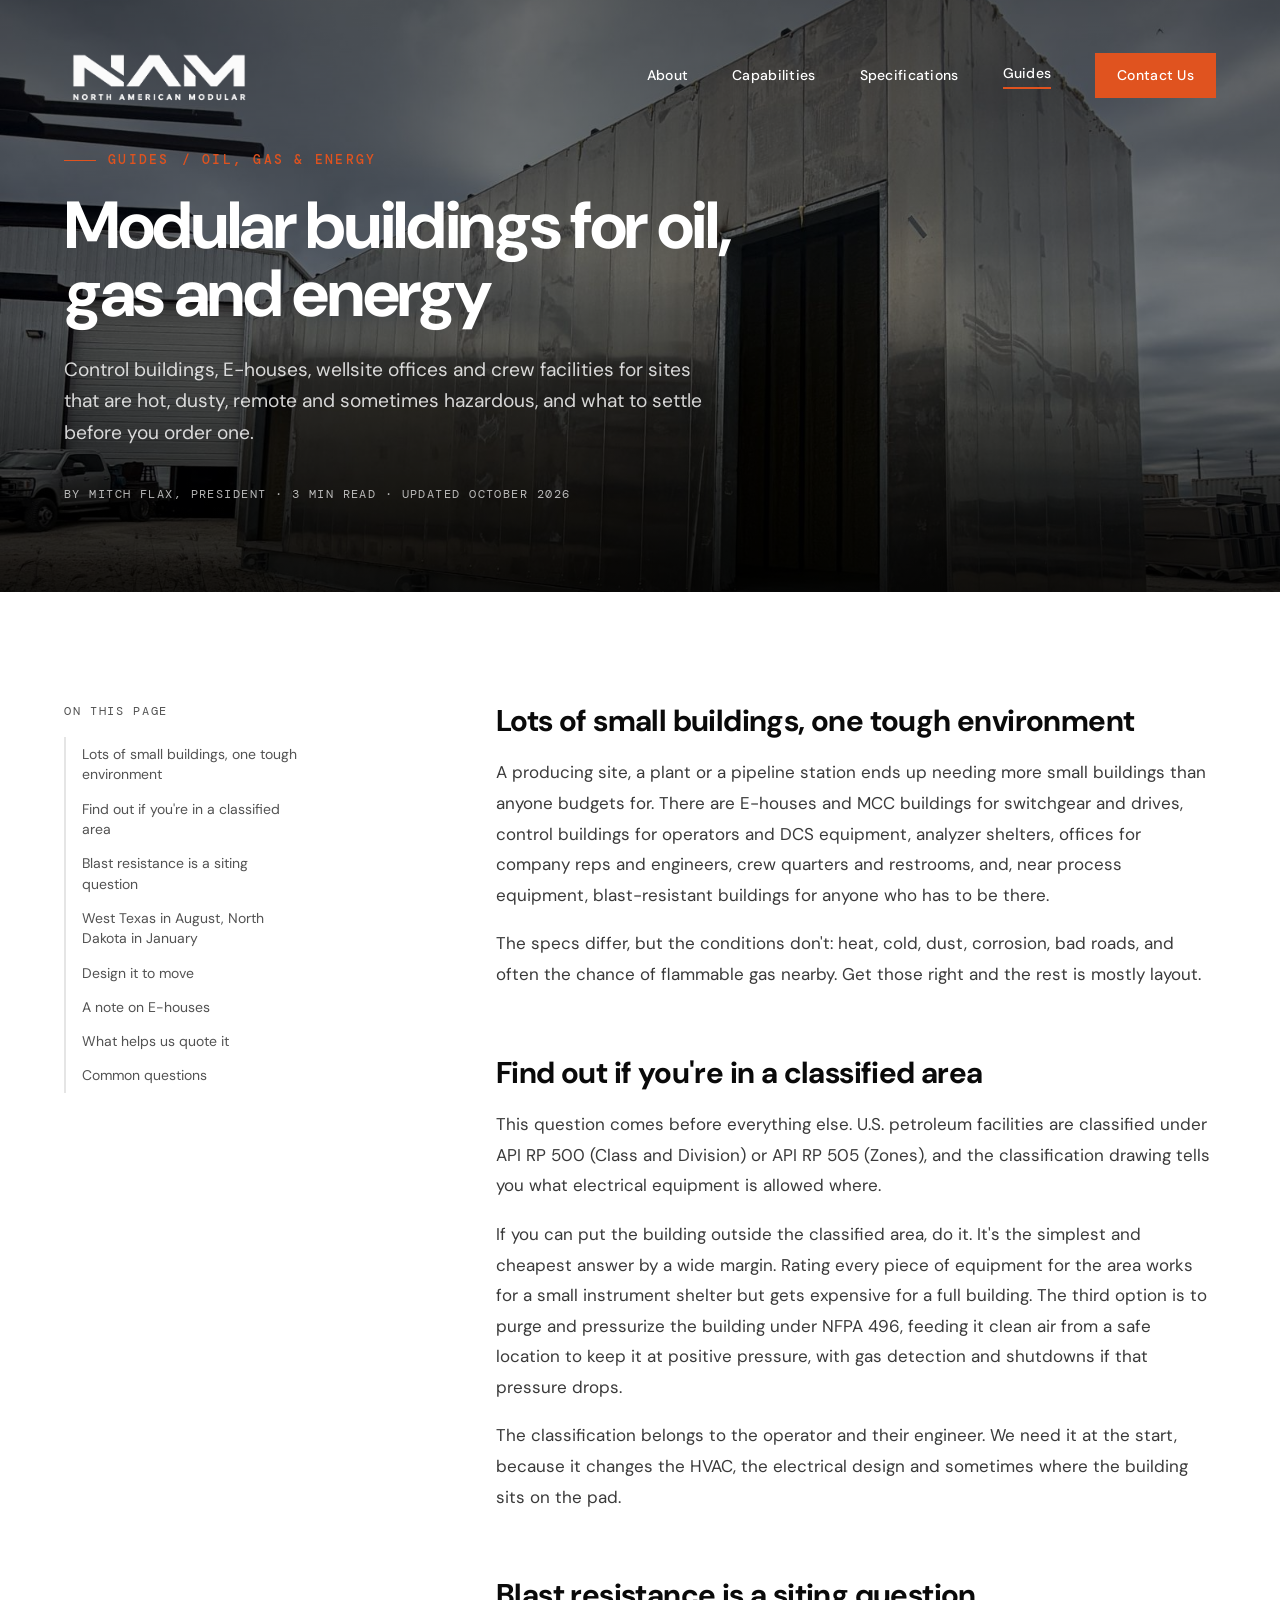
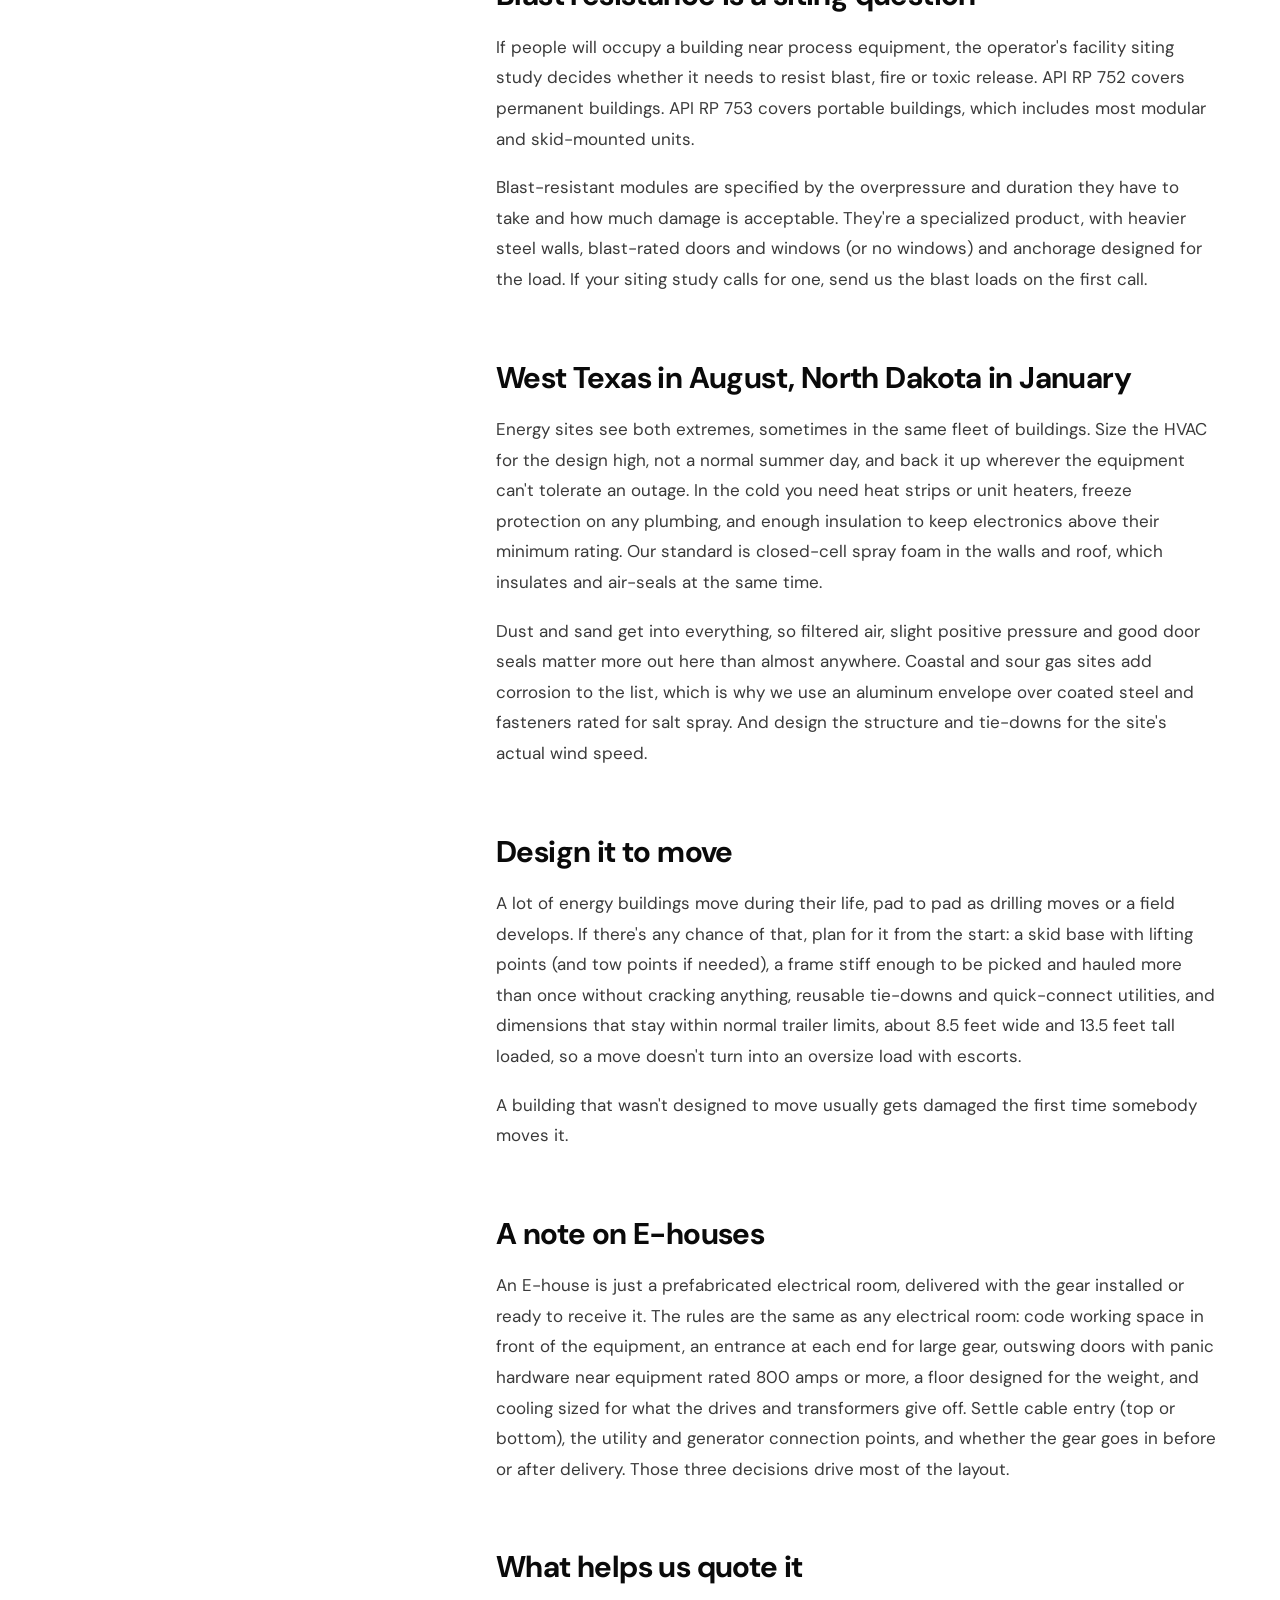
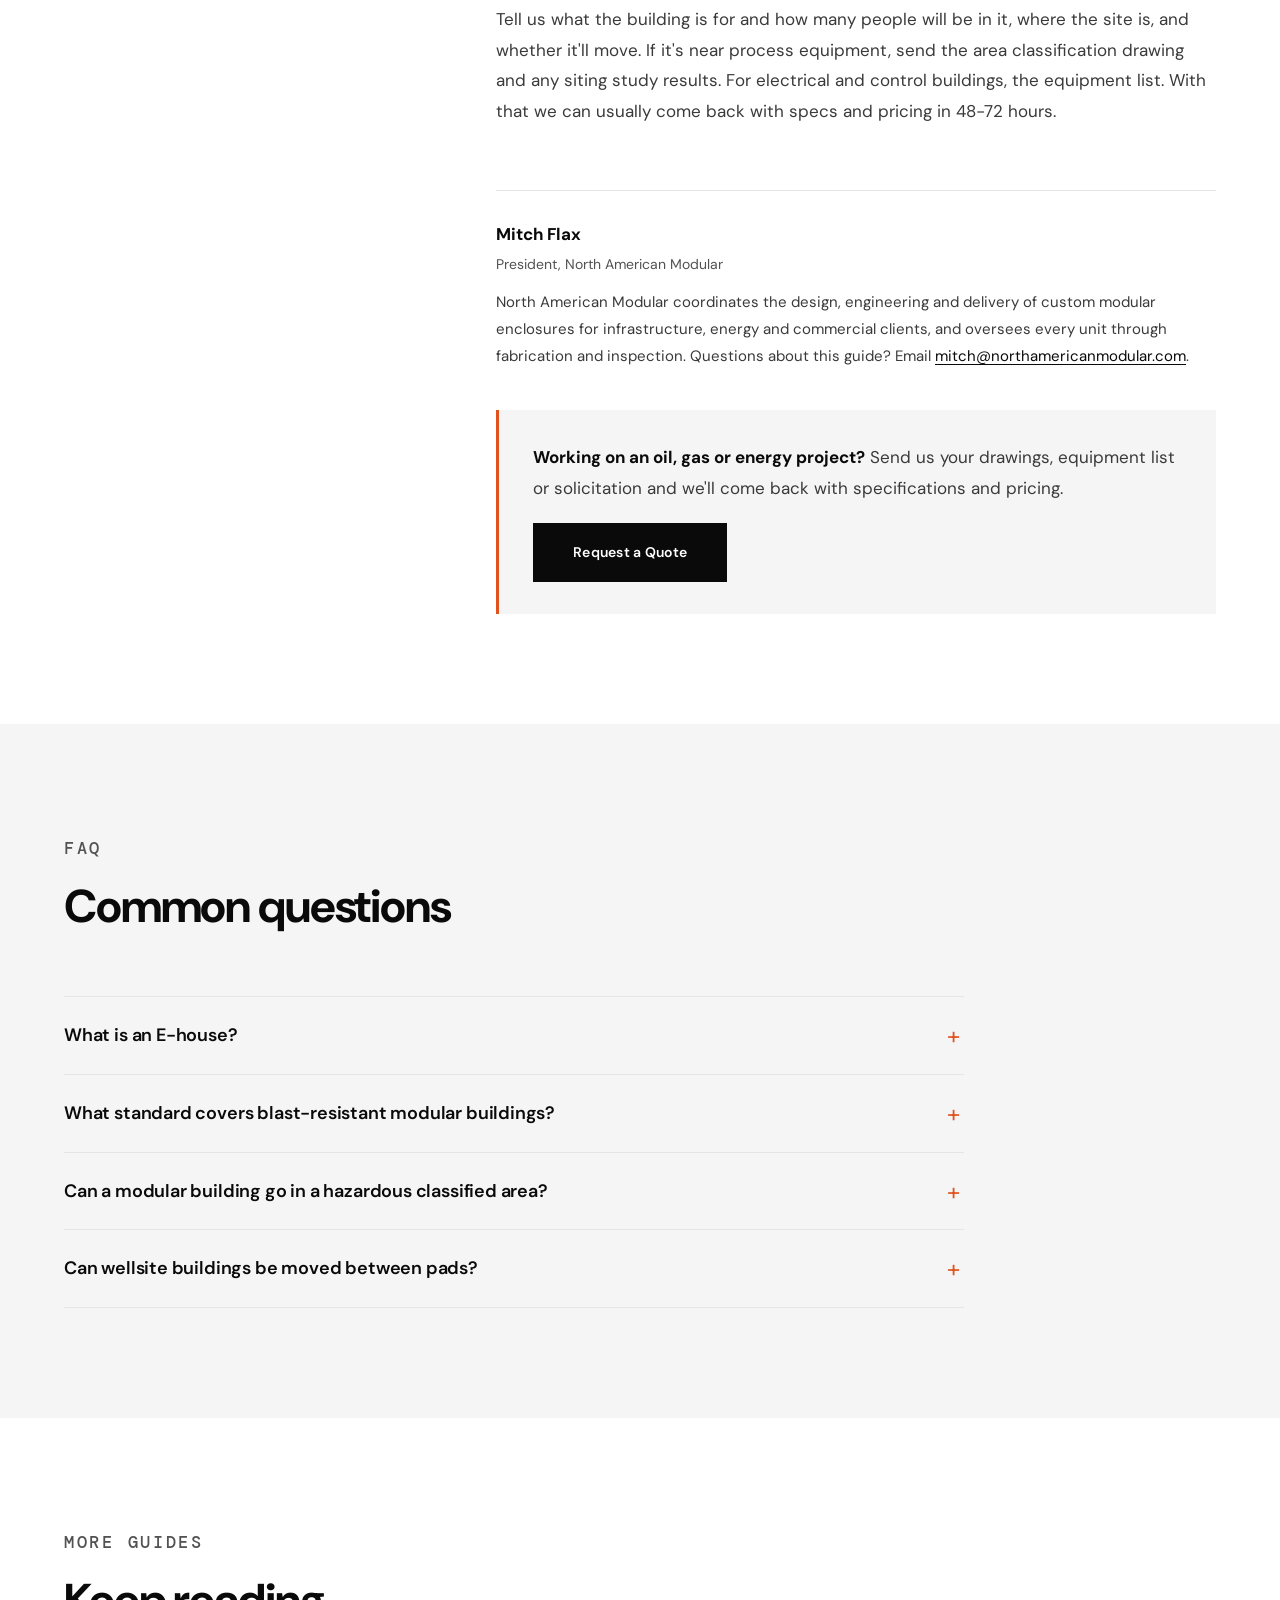
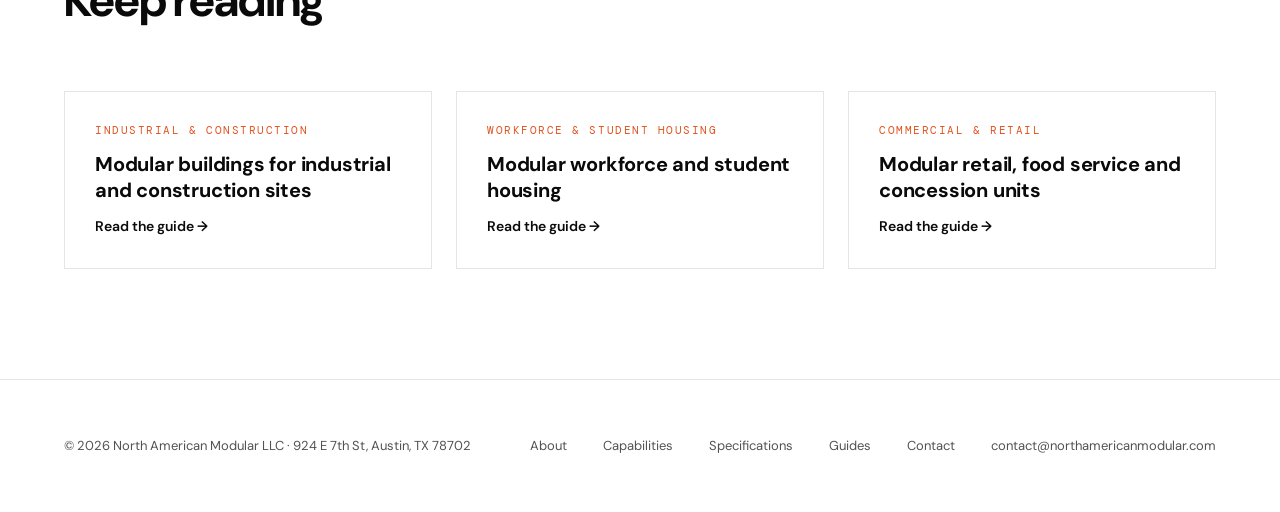
<file: guides/oil-gas-modular-buildings.html>
<!DOCTYPE html>
<html lang="en">
<head>
    <meta charset="UTF-8">
    <meta name="viewport" content="width=device-width, initial-scale=1.0">
    <title>Modular Buildings for Oil, Gas and Energy Sites | North American Modular</title>
    <meta name="description" content="How to specify modular buildings for oil, gas and energy sites: E-houses, control buildings, wellsite offices, hazardous area classification, blast resistance under API RP 753, harsh climates and relocation.">
    <link rel="canonical" href="https://northamericanmodular.com/guides/oil-gas-modular-buildings">
    <meta name="robots" content="index, follow, max-image-preview:large">
    <meta name="theme-color" content="#0a0a0a">
    <link rel="icon" href="/favicon.ico" sizes="any">
    <link rel="icon" type="image/png" href="/favicon.png">
    <link rel="apple-touch-icon" href="/apple-touch-icon.png">
    <meta property="og:type" content="article">
    <meta property="og:site_name" content="North American Modular">
    <meta property="og:locale" content="en_US">
    <meta property="og:title" content="Modular Buildings for Oil, Gas and Energy Sites | North American Modular">
    <meta property="og:description" content="How to specify modular buildings for oil, gas and energy sites: E-houses, control buildings, wellsite offices, hazardous area classification, blast resistance under API RP 753, harsh climates and relocation.">
    <meta property="og:url" content="https://northamericanmodular.com/guides/oil-gas-modular-buildings">
    <meta property="og:image" content="https://northamericanmodular.com/enclosure-exterior-2.jpg">
    <meta name="twitter:card" content="summary_large_image">
    <meta name="twitter:title" content="Modular Buildings for Oil, Gas and Energy Sites | North American Modular">
    <meta name="twitter:description" content="How to specify modular buildings for oil, gas and energy sites: E-houses, control buildings, wellsite offices, hazardous area classification, blast resistance under API RP 753, harsh climates and relocation.">
    <meta name="twitter:image" content="https://northamericanmodular.com/enclosure-exterior-2.jpg">
    <script type="application/ld+json">
{
 "@context": "https://schema.org",
 "@graph": [
  {
   "@type": "Organization",
   "@id": "https://northamericanmodular.com/#organization",
   "name": "North American Modular",
   "legalName": "North American Modular LLC",
   "url": "https://northamericanmodular.com/",
   "logo": "https://northamericanmodular.com/icon-512.png",
   "email": "contact@northamericanmodular.com",
   "address": {
    "@type": "PostalAddress",
    "streetAddress": "924 E 7th St",
    "addressLocality": "Austin",
    "addressRegion": "TX",
    "postalCode": "78702",
    "addressCountry": "US"
   }
  },
  {
   "@type": "Article",
   "headline": "Modular Buildings for Oil, Gas and Energy Sites",
   "description": "How to specify modular buildings for oil, gas and energy sites: E-houses, control buildings, wellsite offices, hazardous area classification, blast resistance under API RP 753, harsh climates and relocation.",
   "image": "https://northamericanmodular.com/enclosure-exterior-2.jpg",
   "datePublished": "2026-10-16",
   "dateModified": "2026-10-16",
   "author": {
    "@type": "Person",
    "name": "Mitch Flax",
    "jobTitle": "President",
    "worksFor": {
     "@id": "https://northamericanmodular.com/#organization"
    }
   },
   "publisher": {
    "@id": "https://northamericanmodular.com/#organization"
   },
   "mainEntityOfPage": "https://northamericanmodular.com/guides/oil-gas-modular-buildings"
  },
  {
   "@type": "BreadcrumbList",
   "itemListElement": [
    {
     "@type": "ListItem",
     "position": 1,
     "name": "Home",
     "item": "https://northamericanmodular.com/"
    },
    {
     "@type": "ListItem",
     "position": 2,
     "name": "Guides",
     "item": "https://northamericanmodular.com/guides/"
    },
    {
     "@type": "ListItem",
     "position": 3,
     "name": "Oil, Gas & Energy",
     "item": "https://northamericanmodular.com/guides/oil-gas-modular-buildings"
    }
   ]
  },
  {
   "@type": "FAQPage",
   "mainEntity": [
    {
     "@type": "Question",
     "name": "What is an E-house?",
     "acceptedAnswer": {
      "@type": "Answer",
      "text": "A prefabricated electrical room that houses switchgear, motor control centers, drives and controls. It arrives as a finished unit and is set on a foundation or skid."
     }
    },
    {
     "@type": "Question",
     "name": "What standard covers blast-resistant modular buildings?",
     "acceptedAnswer": {
      "@type": "Answer",
      "text": "API RP 753 covers portable buildings at process plants, which includes most modular units. API RP 752 covers permanent buildings. The operator's siting study sets the blast loads."
     }
    },
    {
     "@type": "Question",
     "name": "Can a modular building go in a hazardous classified area?",
     "acceptedAnswer": {
      "@type": "Answer",
      "text": "Sometimes, either with all equipment rated for the area or by purging and pressurizing the building under NFPA 496. Keeping it outside the classified area is usually simpler and cheaper."
     }
    },
    {
     "@type": "Question",
     "name": "Can wellsite buildings be moved between pads?",
     "acceptedAnswer": {
      "@type": "Answer",
      "text": "Yes, if they're designed for it: a skid base, lifting points, a stiff frame and dimensions within normal trailer limits."
     }
    }
   ]
  }
 ]
}
    </script>
    <link rel="preconnect" href="https://fonts.googleapis.com">
    <link rel="preconnect" href="https://fonts.gstatic.com" crossorigin>
    <link href="https://fonts.googleapis.com/css2?family=DM+Sans:wght@400;500;600;700&family=DM+Mono:wght@400;500&display=swap" rel="stylesheet">
    <link rel="stylesheet" href="/site.css">
</head>
<body>

    <nav id="nav">
        <a href="/index.html" class="logo" aria-label="North American Modular home">
            <img src="/NAMWhiteLogo.png" alt="North American Modular">
        </a>
        <button class="menu-btn" id="menu-btn" aria-expanded="false" aria-controls="nav-links">Menu</button>
        <div class="nav-links" id="nav-links">
            <a href="/about.html">About</a>
            <a href="/services.html">Capabilities</a>
            <a href="/specifications.html">Specifications</a>
            <a href="/guides/" class="active">Guides</a>
            <a href="/contact.html" class="nav-cta">Contact Us</a>
        </div>
    </nav>

    <section class="hero page-hero guide-hero">
        <img class="hero-video" src="/enclosure-exterior-2.jpg" alt="Aluminum-clad modular enclosure on a steel skid base" fetchpriority="high">
        <div class="hero-overlay"></div>
        <div class="hero-content">
            <p class="hero-eyebrow"><a href="/guides/">Guides</a> / Oil, Gas & Energy</p>
            <h1>Modular buildings for oil, gas and energy</h1>
            <p class="hero-text">Control buildings, E-houses, wellsite offices and crew facilities for sites that are hot, dusty, remote and sometimes hazardous, and what to settle before you order one.</p>
            <p class="guide-meta">By Mitch Flax, President &middot; 3 min read &middot; Updated October 2026</p>
        </div>
    </section>

    <section class="section guide-section">
        <div class="guide-grid">
            <aside class="toc">
                <p class="toc-k">On this page</p>
                <ol>
                    <li><a href="#lots-of-small-buildings-one-tough-environment">Lots of small buildings, one tough environment</a></li>
                    <li><a href="#find-out-if-you-re-in-a-classified-area">Find out if you're in a classified area</a></li>
                    <li><a href="#blast-resistance-is-a-siting-question">Blast resistance is a siting question</a></li>
                    <li><a href="#west-texas-in-august-north-dakota-in-january">West Texas in August, North Dakota in January</a></li>
                    <li><a href="#design-it-to-move">Design it to move</a></li>
                    <li><a href="#a-note-on-e-houses">A note on E-houses</a></li>
                    <li><a href="#what-helps-us-quote-it">What helps us quote it</a></li>
                    <li><a href="#faq">Common questions</a></li>
                </ol>
            </aside>
            <article class="article">
                <h2 id="lots-of-small-buildings-one-tough-environment">Lots of small buildings, one tough environment</h2>
<p>A producing site, a plant or a pipeline station ends up needing more small buildings than anyone budgets for. There are E-houses and MCC buildings for switchgear and drives, control buildings for operators and DCS equipment, analyzer shelters, offices for company reps and engineers, crew quarters and restrooms, and, near process equipment, blast-resistant buildings for anyone who has to be there.</p>
<p>The specs differ, but the conditions don't: heat, cold, dust, corrosion, bad roads, and often the chance of flammable gas nearby. Get those right and the rest is mostly layout.</p>
                <h2 id="find-out-if-you-re-in-a-classified-area">Find out if you're in a classified area</h2>
<p>This question comes before everything else. U.S. petroleum facilities are classified under API RP 500 (Class and Division) or API RP 505 (Zones), and the classification drawing tells you what electrical equipment is allowed where.</p>
<p>If you can put the building outside the classified area, do it. It's the simplest and cheapest answer by a wide margin. Rating every piece of equipment for the area works for a small instrument shelter but gets expensive for a full building. The third option is to purge and pressurize the building under NFPA 496, feeding it clean air from a safe location to keep it at positive pressure, with gas detection and shutdowns if that pressure drops.</p>
<p>The classification belongs to the operator and their engineer. We need it at the start, because it changes the HVAC, the electrical design and sometimes where the building sits on the pad.</p>
                <h2 id="blast-resistance-is-a-siting-question">Blast resistance is a siting question</h2>
<p>If people will occupy a building near process equipment, the operator's facility siting study decides whether it needs to resist blast, fire or toxic release. API RP 752 covers permanent buildings. API RP 753 covers portable buildings, which includes most modular and skid-mounted units.</p>
<p>Blast-resistant modules are specified by the overpressure and duration they have to take and how much damage is acceptable. They're a specialized product, with heavier steel walls, blast-rated doors and windows (or no windows) and anchorage designed for the load. If your siting study calls for one, send us the blast loads on the first call.</p>
                <h2 id="west-texas-in-august-north-dakota-in-january">West Texas in August, North Dakota in January</h2>
<p>Energy sites see both extremes, sometimes in the same fleet of buildings. Size the HVAC for the design high, not a normal summer day, and back it up wherever the equipment can't tolerate an outage. In the cold you need heat strips or unit heaters, freeze protection on any plumbing, and enough insulation to keep electronics above their minimum rating. Our standard is closed-cell spray foam in the walls and roof, which insulates and air-seals at the same time.</p>
<p>Dust and sand get into everything, so filtered air, slight positive pressure and good door seals matter more out here than almost anywhere. Coastal and sour gas sites add corrosion to the list, which is why we use an aluminum envelope over coated steel and fasteners rated for salt spray. And design the structure and tie-downs for the site's actual wind speed.</p>
                <h2 id="design-it-to-move">Design it to move</h2>
<p>A lot of energy buildings move during their life, pad to pad as drilling moves or a field develops. If there's any chance of that, plan for it from the start: a skid base with lifting points (and tow points if needed), a frame stiff enough to be picked and hauled more than once without cracking anything, reusable tie-downs and quick-connect utilities, and dimensions that stay within normal trailer limits, about 8.5 feet wide and 13.5 feet tall loaded, so a move doesn't turn into an oversize load with escorts.</p>
<p>A building that wasn't designed to move usually gets damaged the first time somebody moves it.</p>
                <h2 id="a-note-on-e-houses">A note on E-houses</h2>
<p>An E-house is just a prefabricated electrical room, delivered with the gear installed or ready to receive it. The rules are the same as any electrical room: code working space in front of the equipment, an entrance at each end for large gear, outswing doors with panic hardware near equipment rated 800 amps or more, a floor designed for the weight, and cooling sized for what the drives and transformers give off. Settle cable entry (top or bottom), the utility and generator connection points, and whether the gear goes in before or after delivery. Those three decisions drive most of the layout.</p>
                <h2 id="what-helps-us-quote-it">What helps us quote it</h2>
<p>Tell us what the building is for and how many people will be in it, where the site is, and whether it'll move. If it's near process equipment, send the area classification drawing and any siting study results. For electrical and control buildings, the equipment list. With that we can usually come back with specs and pricing in 48-72 hours.</p>
                <div class="author-box">
                    <p class="ab-name">Mitch Flax</p>
                    <p class="ab-role">President, North American Modular</p>
                    <p>North American Modular coordinates the design, engineering and delivery of custom modular enclosures for infrastructure, energy and commercial clients, and oversees every unit through fabrication and inspection. Questions about this guide? Email <a href="mailto:mitch@northamericanmodular.com">mitch@northamericanmodular.com</a>.</p>
                </div>
                <div class="guide-cta">
                    <p><strong>Working on an oil, gas or energy project?</strong> Send us your drawings, equipment list or solicitation and we'll come back with specifications and pricing.</p>
                    <a href="/contact.html" class="btn-black">Request a Quote</a>
                </div>
            </article>
        </div>
    </section>

    <section class="section guide-faq" id="faq">
        <div class="wrap">
            <div class="sec-head">
                <p class="sec-eyebrow">FAQ</p>
                <h2>Common questions</h2>
            </div>
            <div class="faq">
                <details>
                    <summary>What is an E-house?</summary>
                    <p>A prefabricated electrical room that houses switchgear, motor control centers, drives and controls. It arrives as a finished unit and is set on a foundation or skid.</p>
                </details>
                <details>
                    <summary>What standard covers blast-resistant modular buildings?</summary>
                    <p>API RP 753 covers portable buildings at process plants, which includes most modular units. API RP 752 covers permanent buildings. The operator's siting study sets the blast loads.</p>
                </details>
                <details>
                    <summary>Can a modular building go in a hazardous classified area?</summary>
                    <p>Sometimes, either with all equipment rated for the area or by purging and pressurizing the building under NFPA 496. Keeping it outside the classified area is usually simpler and cheaper.</p>
                </details>
                <details>
                    <summary>Can wellsite buildings be moved between pads?</summary>
                    <p>Yes, if they're designed for it: a skid base, lifting points, a stiff frame and dimensions within normal trailer limits.</p>
                </details>
            </div>
        </div>
    </section>

    <section class="section rel-section">
        <div class="wrap">
            <div class="sec-head">
                <p class="sec-eyebrow">More guides</p>
                <h2>Keep reading</h2>
            </div>
            <div class="rel-grid">
                <a class="rel-card" href="/guides/industrial-construction-modular-buildings.html">
                    <span class="rel-tag">Industrial & Construction</span>
                    <span class="rel-title">Modular buildings for industrial and construction sites</span>
                    <span class="rel-go">Read the guide &rarr;</span>
                </a>
                <a class="rel-card" href="/guides/workforce-student-housing-modular.html">
                    <span class="rel-tag">Workforce & Student Housing</span>
                    <span class="rel-title">Modular workforce and student housing</span>
                    <span class="rel-go">Read the guide &rarr;</span>
                </a>
                <a class="rel-card" href="/guides/modular-retail-food-service.html">
                    <span class="rel-tag">Commercial & Retail</span>
                    <span class="rel-title">Modular retail, food service and concession units</span>
                    <span class="rel-go">Read the guide &rarr;</span>
                </a>
            </div>
        </div>
    </section>

    <footer>
        <div class="footer-left">
            &copy; 2026 North American Modular LLC &middot; 924 E 7th St, Austin, TX 78702
        </div>
        <div class="footer-links">
            <a href="/about.html">About</a>
            <a href="/services.html">Capabilities</a>
            <a href="/specifications.html">Specifications</a>
            <a href="/guides/">Guides</a>
            <a href="/contact.html">Contact</a>
            <a href="mailto:contact@northamericanmodular.com">contact@northamericanmodular.com</a>
        </div>
    </footer>

    <script src="/site.js"></script>
</body>
</html>
</file>
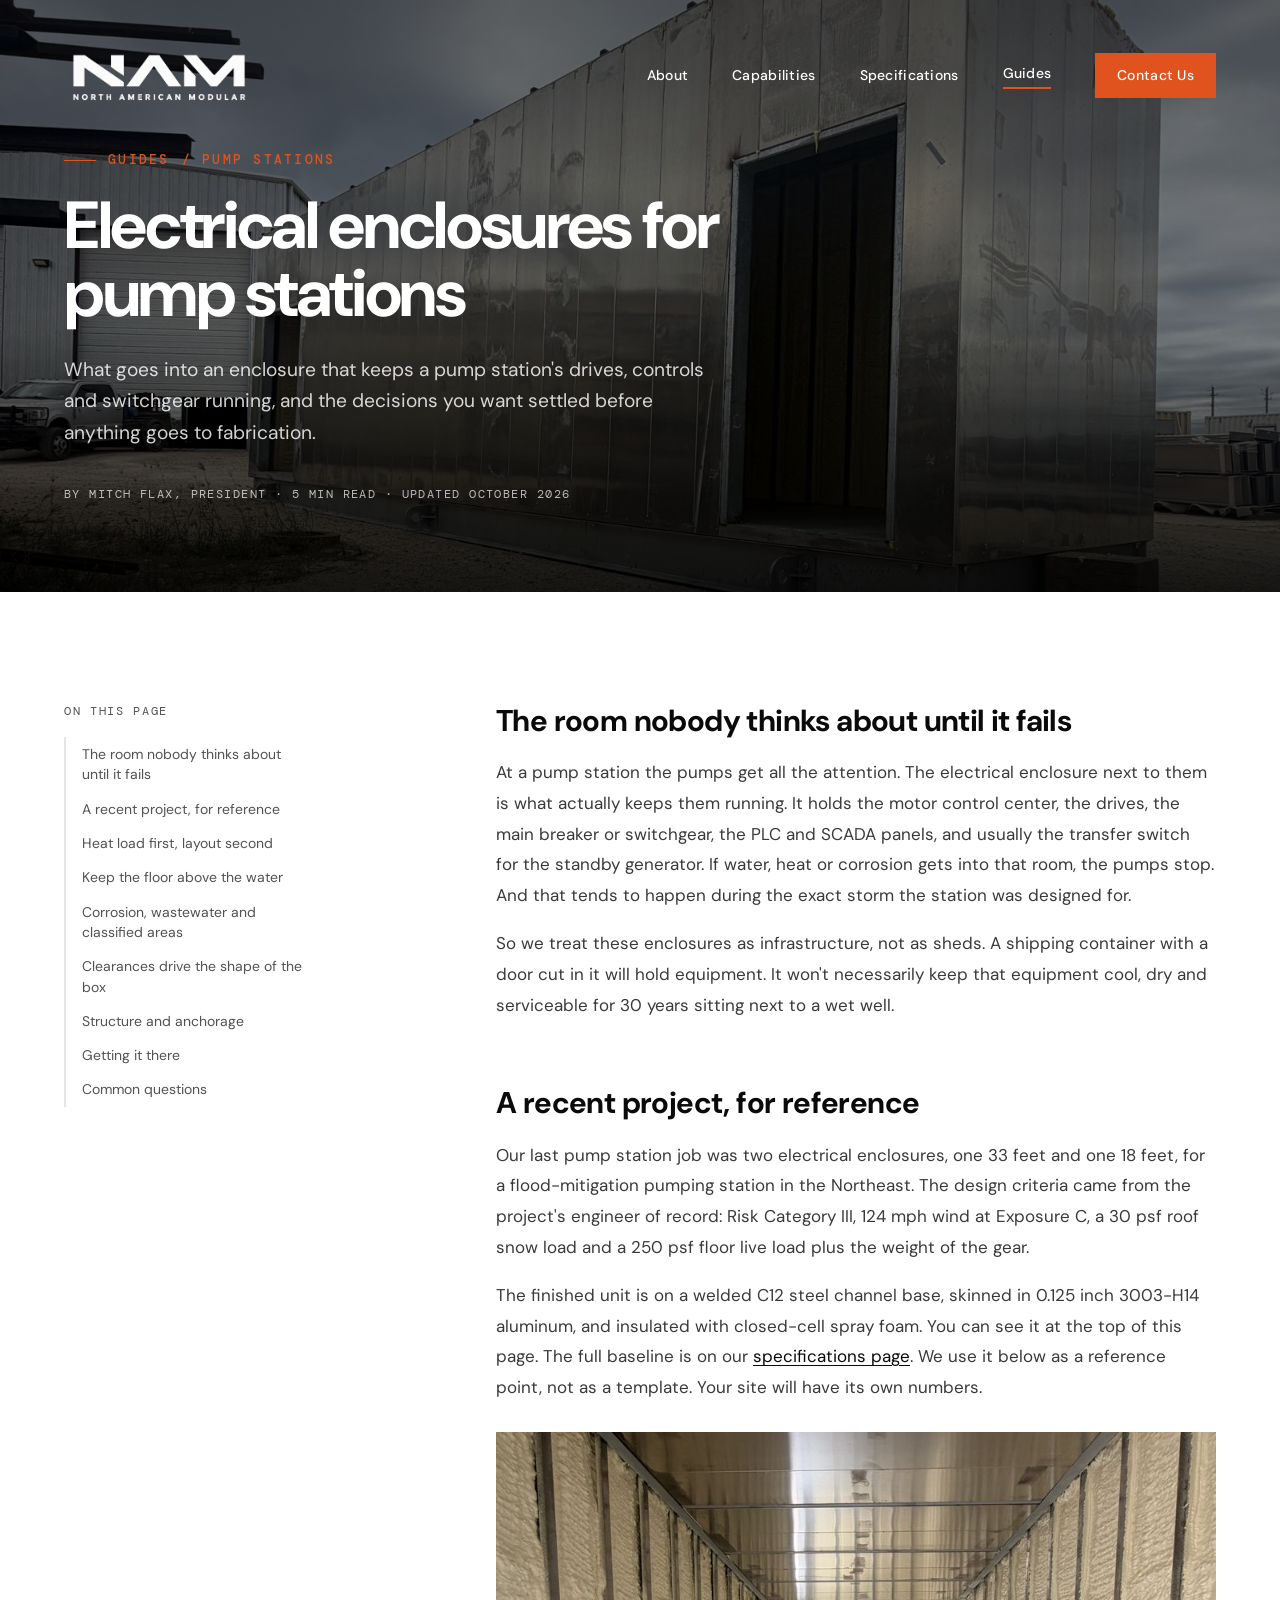
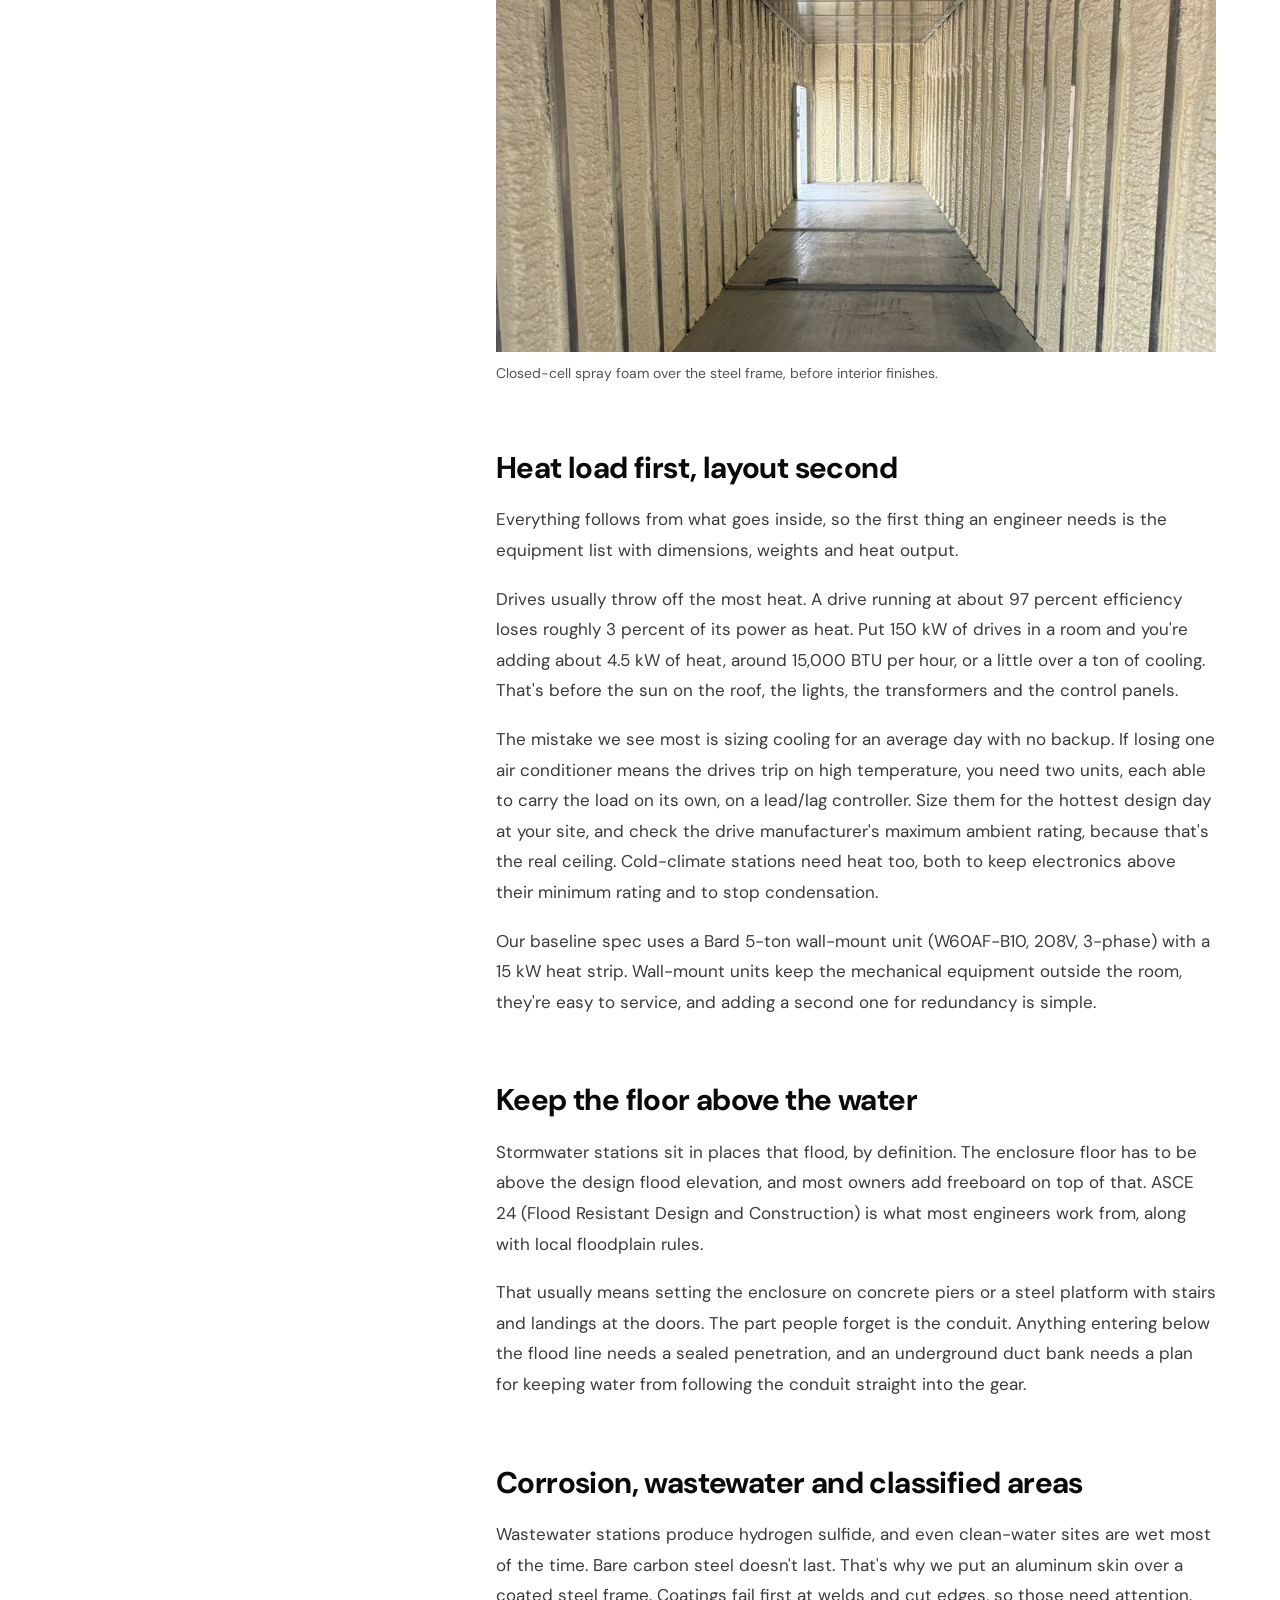
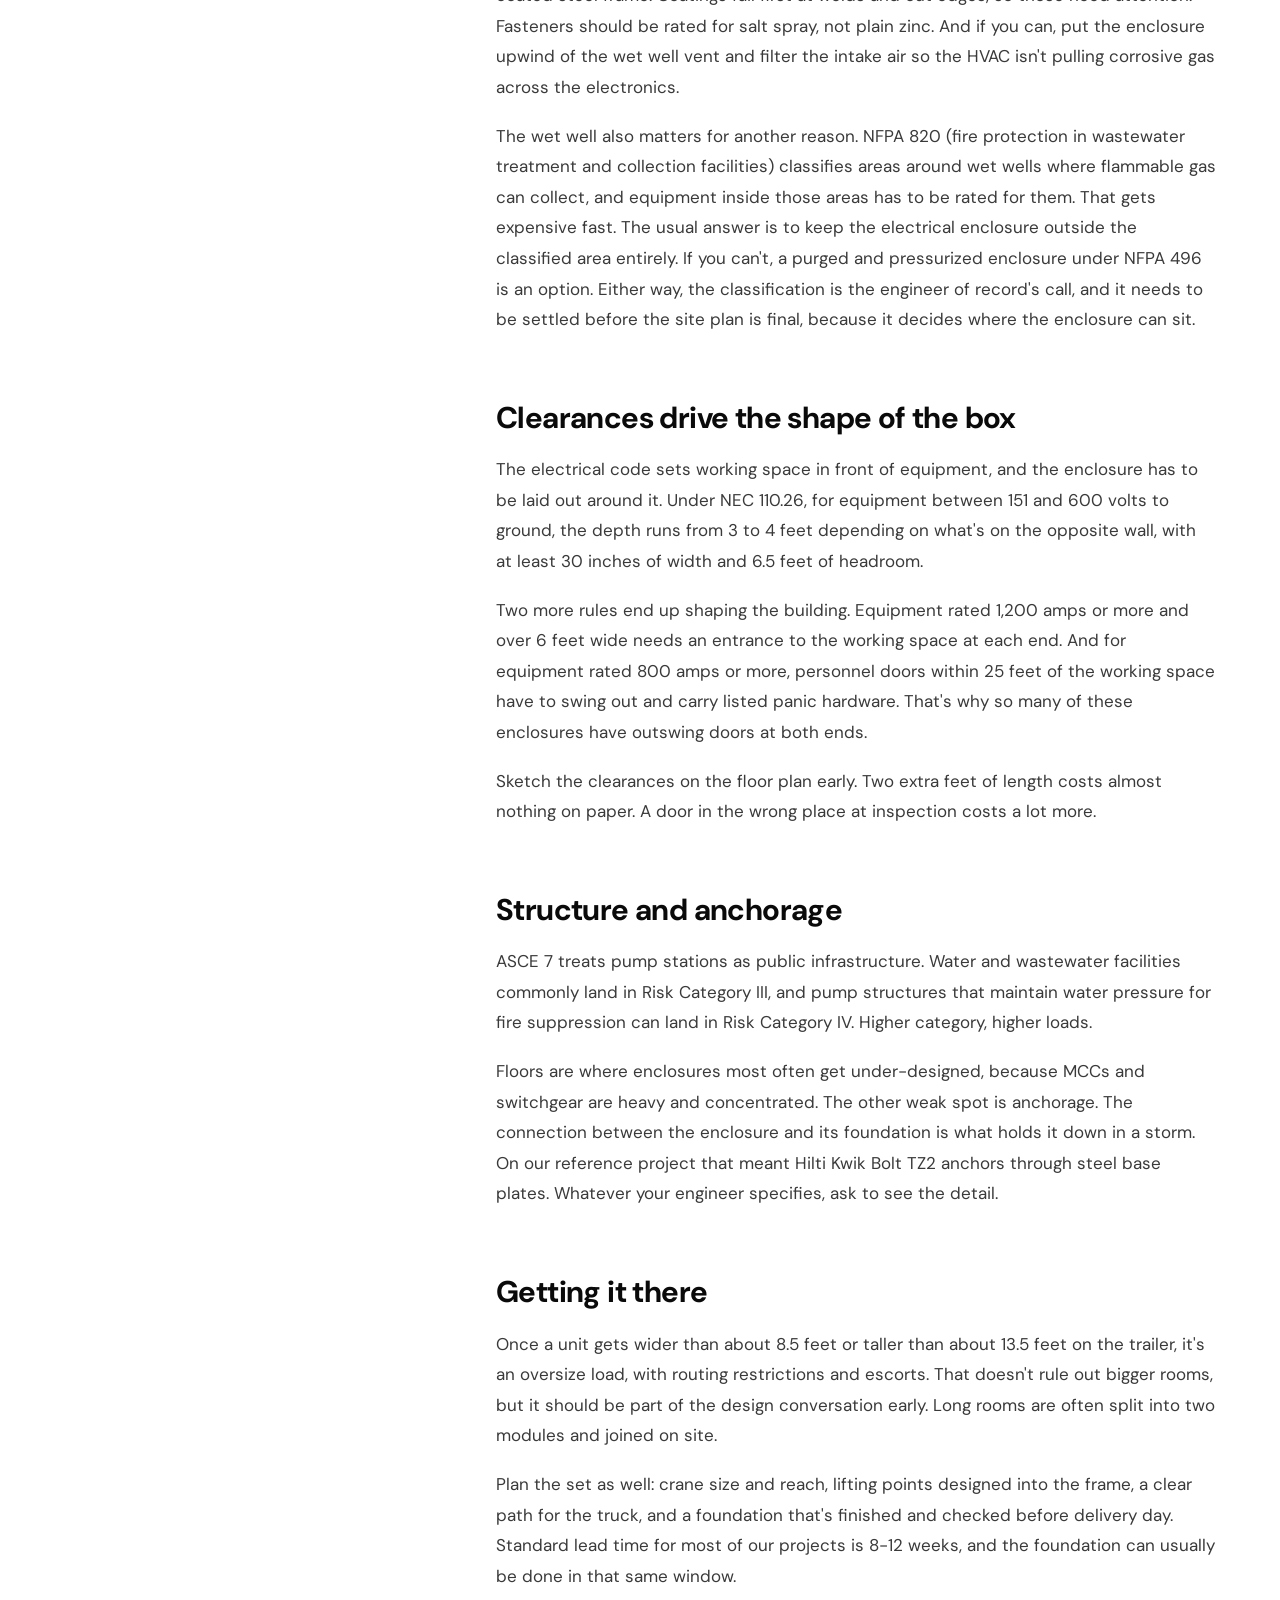
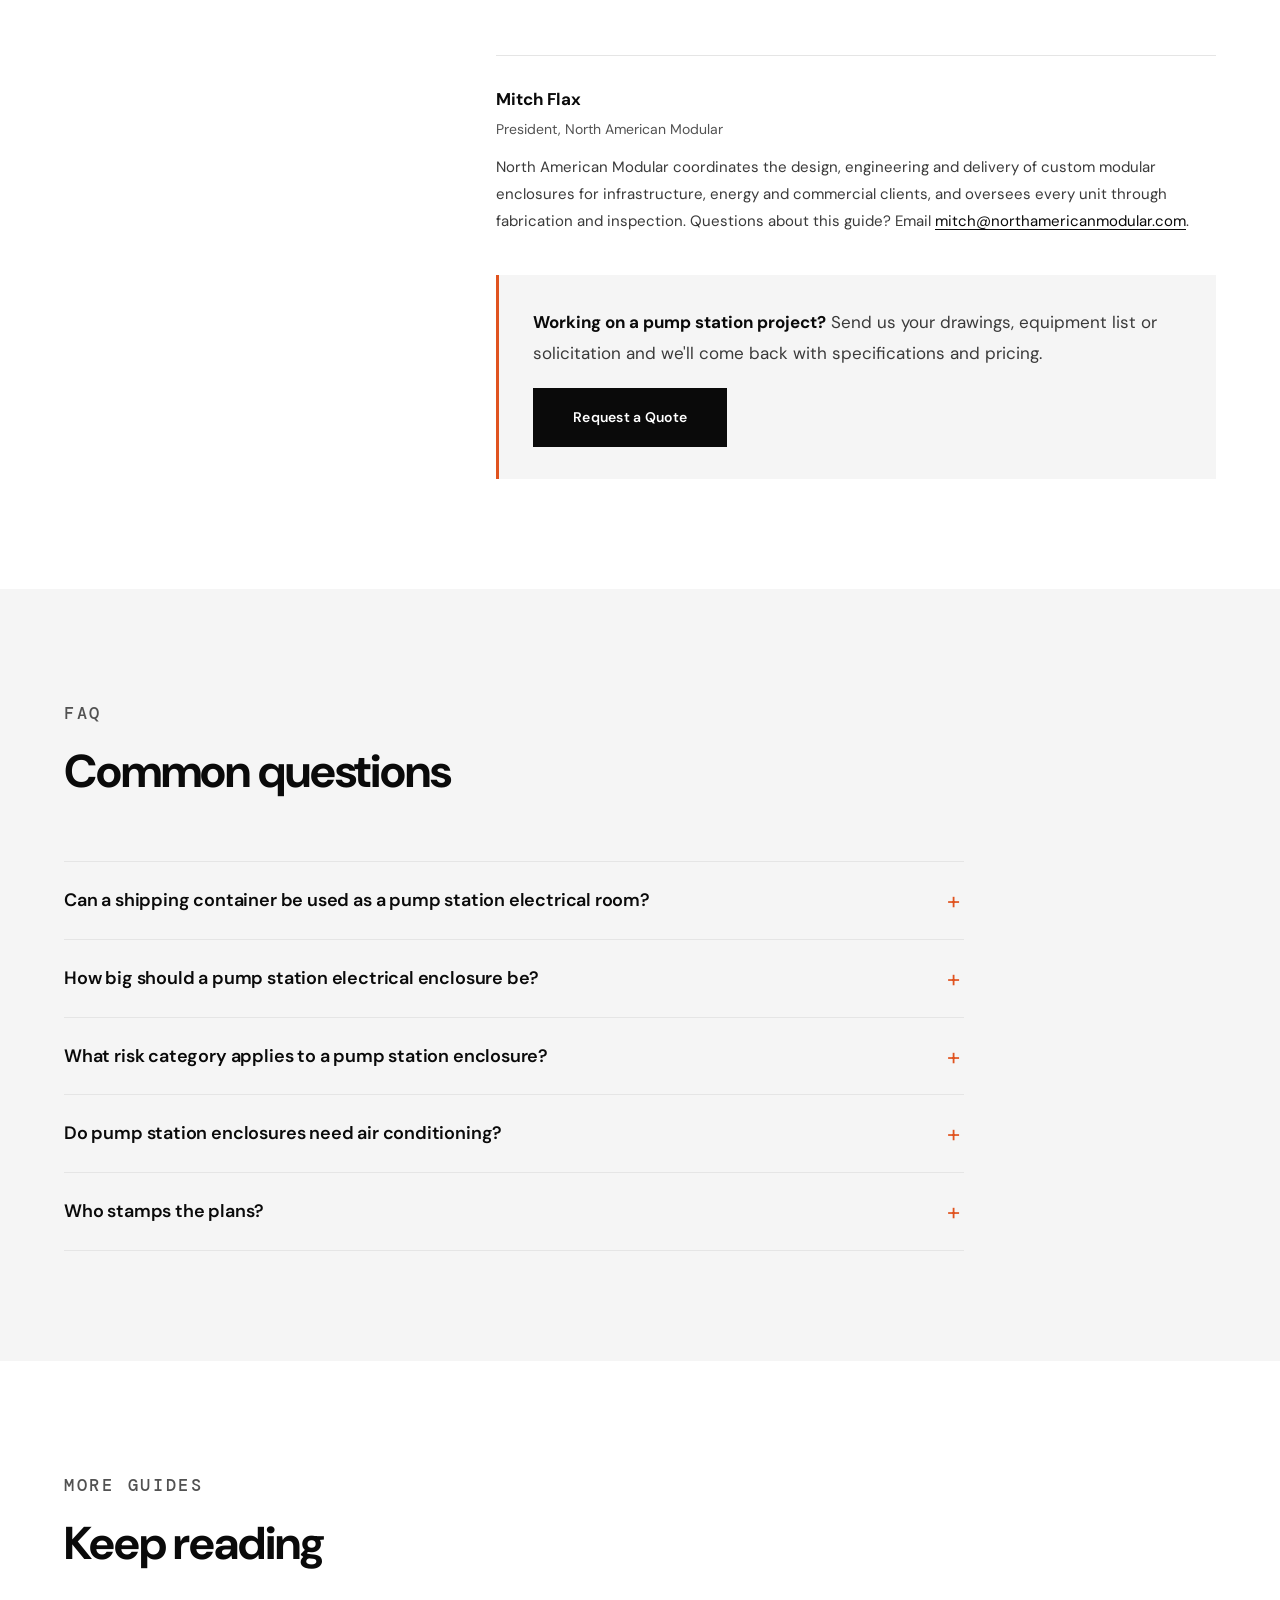
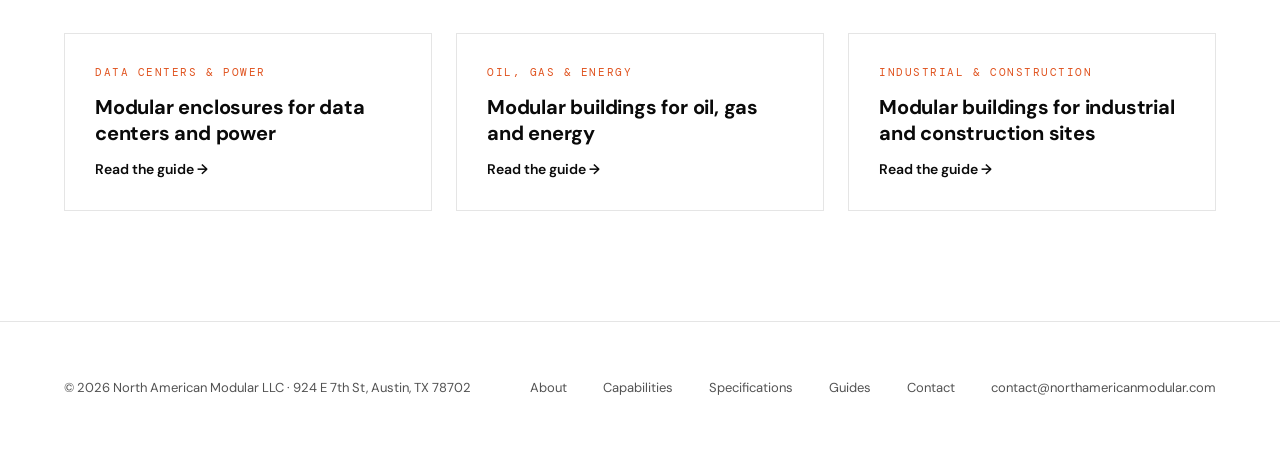
<file: guides/pump-station-electrical-enclosures.html>
<!DOCTYPE html>
<html lang="en">
<head>
    <meta charset="UTF-8">
    <meta name="viewport" content="width=device-width, initial-scale=1.0">
    <title>Electrical Enclosures for Pump Stations: A Buyer&#x27;s Guide | North American Modular</title>
    <meta name="description" content="How to specify an electrical enclosure for a water, wastewater or stormwater pump station: heat loads, flood elevation, corrosion, NFPA 820, working clearances, structure and delivery.">
    <link rel="canonical" href="https://northamericanmodular.com/guides/pump-station-electrical-enclosures">
    <meta name="robots" content="index, follow, max-image-preview:large">
    <meta name="theme-color" content="#0a0a0a">
    <link rel="icon" href="/favicon.ico" sizes="any">
    <link rel="icon" type="image/png" href="/favicon.png">
    <link rel="apple-touch-icon" href="/apple-touch-icon.png">
    <meta property="og:type" content="article">
    <meta property="og:site_name" content="North American Modular">
    <meta property="og:locale" content="en_US">
    <meta property="og:title" content="Electrical Enclosures for Pump Stations: A Buyer&#x27;s Guide | North American Modular">
    <meta property="og:description" content="How to specify an electrical enclosure for a water, wastewater or stormwater pump station: heat loads, flood elevation, corrosion, NFPA 820, working clearances, structure and delivery.">
    <meta property="og:url" content="https://northamericanmodular.com/guides/pump-station-electrical-enclosures">
    <meta property="og:image" content="https://northamericanmodular.com/enclosure-exterior.jpg">
    <meta name="twitter:card" content="summary_large_image">
    <meta name="twitter:title" content="Electrical Enclosures for Pump Stations: A Buyer&#x27;s Guide | North American Modular">
    <meta name="twitter:description" content="How to specify an electrical enclosure for a water, wastewater or stormwater pump station: heat loads, flood elevation, corrosion, NFPA 820, working clearances, structure and delivery.">
    <meta name="twitter:image" content="https://northamericanmodular.com/enclosure-exterior.jpg">
    <script type="application/ld+json">
{
 "@context": "https://schema.org",
 "@graph": [
  {
   "@type": "Organization",
   "@id": "https://northamericanmodular.com/#organization",
   "name": "North American Modular",
   "legalName": "North American Modular LLC",
   "url": "https://northamericanmodular.com/",
   "logo": "https://northamericanmodular.com/icon-512.png",
   "email": "contact@northamericanmodular.com",
   "address": {
    "@type": "PostalAddress",
    "streetAddress": "924 E 7th St",
    "addressLocality": "Austin",
    "addressRegion": "TX",
    "postalCode": "78702",
    "addressCountry": "US"
   }
  },
  {
   "@type": "Article",
   "headline": "Electrical Enclosures for Pump Stations: A Buyer's Guide",
   "description": "How to specify an electrical enclosure for a water, wastewater or stormwater pump station: heat loads, flood elevation, corrosion, NFPA 820, working clearances, structure and delivery.",
   "image": "https://northamericanmodular.com/enclosure-exterior.jpg",
   "datePublished": "2026-10-16",
   "dateModified": "2026-10-16",
   "author": {
    "@type": "Person",
    "name": "Mitch Flax",
    "jobTitle": "President",
    "worksFor": {
     "@id": "https://northamericanmodular.com/#organization"
    }
   },
   "publisher": {
    "@id": "https://northamericanmodular.com/#organization"
   },
   "mainEntityOfPage": "https://northamericanmodular.com/guides/pump-station-electrical-enclosures"
  },
  {
   "@type": "BreadcrumbList",
   "itemListElement": [
    {
     "@type": "ListItem",
     "position": 1,
     "name": "Home",
     "item": "https://northamericanmodular.com/"
    },
    {
     "@type": "ListItem",
     "position": 2,
     "name": "Guides",
     "item": "https://northamericanmodular.com/guides/"
    },
    {
     "@type": "ListItem",
     "position": 3,
     "name": "Pump Stations",
     "item": "https://northamericanmodular.com/guides/pump-station-electrical-enclosures"
    }
   ]
  },
  {
   "@type": "FAQPage",
   "mainEntity": [
    {
     "@type": "Question",
     "name": "Can a shipping container be used as a pump station electrical room?",
     "acceptedAnswer": {
      "@type": "Answer",
      "text": "It can, but by the time you add insulation, new openings, floor reinforcement and corrosion protection, a purpose-designed enclosure is usually the better value. Container steel is also thin and rusts quickly in wet, corrosive air."
     }
    },
    {
     "@type": "Question",
     "name": "How big should a pump station electrical enclosure be?",
     "acceptedAnswer": {
      "@type": "Answer",
      "text": "Lay out the equipment first, add the NEC working clearances in front of it, then size the enclosure around that. Leave room for future gear if the station is likely to grow."
     }
    },
    {
     "@type": "Question",
     "name": "What risk category applies to a pump station enclosure?",
     "acceptedAnswer": {
      "@type": "Answer",
      "text": "Under ASCE 7, water and wastewater facilities commonly fall under Risk Category III. Pump structures that maintain water pressure for fire suppression can fall under Risk Category IV. The engineer of record makes the call."
     }
    },
    {
     "@type": "Question",
     "name": "Do pump station enclosures need air conditioning?",
     "acceptedAnswer": {
      "@type": "Answer",
      "text": "If they house drives, almost always. Drives lose a meaningful share of their power as heat and most have a maximum ambient rating. Redundant wall-mount units with electric heat are a common setup."
     }
    },
    {
     "@type": "Question",
     "name": "Who stamps the plans?",
     "acceptedAnswer": {
      "@type": "Answer",
      "text": "The project's engineer of record. We finalize each unit against the project's stamped plans."
     }
    }
   ]
  }
 ]
}
    </script>
    <link rel="preconnect" href="https://fonts.googleapis.com">
    <link rel="preconnect" href="https://fonts.gstatic.com" crossorigin>
    <link href="https://fonts.googleapis.com/css2?family=DM+Sans:wght@400;500;600;700&family=DM+Mono:wght@400;500&display=swap" rel="stylesheet">
    <link rel="stylesheet" href="/site.css">
</head>
<body>

    <nav id="nav">
        <a href="/index.html" class="logo" aria-label="North American Modular home">
            <img src="/NAMWhiteLogo.png" alt="North American Modular">
        </a>
        <button class="menu-btn" id="menu-btn" aria-expanded="false" aria-controls="nav-links">Menu</button>
        <div class="nav-links" id="nav-links">
            <a href="/about.html">About</a>
            <a href="/services.html">Capabilities</a>
            <a href="/specifications.html">Specifications</a>
            <a href="/guides/" class="active">Guides</a>
            <a href="/contact.html" class="nav-cta">Contact Us</a>
        </div>
    </nav>

    <section class="hero page-hero guide-hero">
        <img class="hero-video" src="/enclosure-exterior.jpg" alt="Finished aluminum electrical enclosure on a steel base, staged outdoors" fetchpriority="high">
        <div class="hero-overlay"></div>
        <div class="hero-content">
            <p class="hero-eyebrow"><a href="/guides/">Guides</a> / Pump Stations</p>
            <h1>Electrical enclosures for pump stations</h1>
            <p class="hero-text">What goes into an enclosure that keeps a pump station's drives, controls and switchgear running, and the decisions you want settled before anything goes to fabrication.</p>
            <p class="guide-meta">By Mitch Flax, President &middot; 5 min read &middot; Updated October 2026</p>
        </div>
    </section>

    <section class="section guide-section">
        <div class="guide-grid">
            <aside class="toc">
                <p class="toc-k">On this page</p>
                <ol>
                    <li><a href="#the-room-nobody-thinks-about-until-it-fails">The room nobody thinks about until it fails</a></li>
                    <li><a href="#a-recent-project-for-reference">A recent project, for reference</a></li>
                    <li><a href="#heat-load-first-layout-second">Heat load first, layout second</a></li>
                    <li><a href="#keep-the-floor-above-the-water">Keep the floor above the water</a></li>
                    <li><a href="#corrosion-wastewater-and-classified-areas">Corrosion, wastewater and classified areas</a></li>
                    <li><a href="#clearances-drive-the-shape-of-the-box">Clearances drive the shape of the box</a></li>
                    <li><a href="#structure-and-anchorage">Structure and anchorage</a></li>
                    <li><a href="#getting-it-there">Getting it there</a></li>
                    <li><a href="#faq">Common questions</a></li>
                </ol>
            </aside>
            <article class="article">
                <h2 id="the-room-nobody-thinks-about-until-it-fails">The room nobody thinks about until it fails</h2>
<p>At a pump station the pumps get all the attention. The electrical enclosure next to them is what actually keeps them running. It holds the motor control center, the drives, the main breaker or switchgear, the PLC and SCADA panels, and usually the transfer switch for the standby generator. If water, heat or corrosion gets into that room, the pumps stop. And that tends to happen during the exact storm the station was designed for.</p>
<p>So we treat these enclosures as infrastructure, not as sheds. A shipping container with a door cut in it will hold equipment. It won't necessarily keep that equipment cool, dry and serviceable for 30 years sitting next to a wet well.</p>
                <h2 id="a-recent-project-for-reference">A recent project, for reference</h2>
<p>Our last pump station job was two electrical enclosures, one 33 feet and one 18 feet, for a flood-mitigation pumping station in the Northeast. The design criteria came from the project's engineer of record: Risk Category III, 124 mph wind at Exposure C, a 30 psf roof snow load and a 250 psf floor live load plus the weight of the gear.</p>
<p>The finished unit is on a welded C12 steel channel base, skinned in 0.125 inch 3003-H14 aluminum, and insulated with closed-cell spray foam. You can see it at the top of this page. The full baseline is on our <a href="/specifications.html">specifications page</a>. We use it below as a reference point, not as a template. Your site will have its own numbers.</p>
<figure class="g-fig"><img src="/step-outfit.jpg" alt="Interior of an enclosure with closed-cell spray foam over steel framing" loading="lazy"><figcaption>Closed-cell spray foam over the steel frame, before interior finishes.</figcaption></figure>
                <h2 id="heat-load-first-layout-second">Heat load first, layout second</h2>
<p>Everything follows from what goes inside, so the first thing an engineer needs is the equipment list with dimensions, weights and heat output.</p>
<p>Drives usually throw off the most heat. A drive running at about 97 percent efficiency loses roughly 3 percent of its power as heat. Put 150 kW of drives in a room and you're adding about 4.5 kW of heat, around 15,000 BTU per hour, or a little over a ton of cooling. That's before the sun on the roof, the lights, the transformers and the control panels.</p>
<p>The mistake we see most is sizing cooling for an average day with no backup. If losing one air conditioner means the drives trip on high temperature, you need two units, each able to carry the load on its own, on a lead/lag controller. Size them for the hottest design day at your site, and check the drive manufacturer's maximum ambient rating, because that's the real ceiling. Cold-climate stations need heat too, both to keep electronics above their minimum rating and to stop condensation.</p>
<p>Our baseline spec uses a Bard 5-ton wall-mount unit (W60AF-B10, 208V, 3-phase) with a 15 kW heat strip. Wall-mount units keep the mechanical equipment outside the room, they're easy to service, and adding a second one for redundancy is simple.</p>
                <h2 id="keep-the-floor-above-the-water">Keep the floor above the water</h2>
<p>Stormwater stations sit in places that flood, by definition. The enclosure floor has to be above the design flood elevation, and most owners add freeboard on top of that. ASCE 24 (Flood Resistant Design and Construction) is what most engineers work from, along with local floodplain rules.</p>
<p>That usually means setting the enclosure on concrete piers or a steel platform with stairs and landings at the doors. The part people forget is the conduit. Anything entering below the flood line needs a sealed penetration, and an underground duct bank needs a plan for keeping water from following the conduit straight into the gear.</p>
                <h2 id="corrosion-wastewater-and-classified-areas">Corrosion, wastewater and classified areas</h2>
<p>Wastewater stations produce hydrogen sulfide, and even clean-water sites are wet most of the time. Bare carbon steel doesn't last. That's why we put an aluminum skin over a coated steel frame. Coatings fail first at welds and cut edges, so those need attention. Fasteners should be rated for salt spray, not plain zinc. And if you can, put the enclosure upwind of the wet well vent and filter the intake air so the HVAC isn't pulling corrosive gas across the electronics.</p>
<p>The wet well also matters for another reason. NFPA 820 (fire protection in wastewater treatment and collection facilities) classifies areas around wet wells where flammable gas can collect, and equipment inside those areas has to be rated for them. That gets expensive fast. The usual answer is to keep the electrical enclosure outside the classified area entirely. If you can't, a purged and pressurized enclosure under NFPA 496 is an option. Either way, the classification is the engineer of record's call, and it needs to be settled before the site plan is final, because it decides where the enclosure can sit.</p>
                <h2 id="clearances-drive-the-shape-of-the-box">Clearances drive the shape of the box</h2>
<p>The electrical code sets working space in front of equipment, and the enclosure has to be laid out around it. Under NEC 110.26, for equipment between 151 and 600 volts to ground, the depth runs from 3 to 4 feet depending on what's on the opposite wall, with at least 30 inches of width and 6.5 feet of headroom.</p>
<p>Two more rules end up shaping the building. Equipment rated 1,200 amps or more and over 6 feet wide needs an entrance to the working space at each end. And for equipment rated 800 amps or more, personnel doors within 25 feet of the working space have to swing out and carry listed panic hardware. That's why so many of these enclosures have outswing doors at both ends.</p>
<p>Sketch the clearances on the floor plan early. Two extra feet of length costs almost nothing on paper. A door in the wrong place at inspection costs a lot more.</p>
                <h2 id="structure-and-anchorage">Structure and anchorage</h2>
<p>ASCE 7 treats pump stations as public infrastructure. Water and wastewater facilities commonly land in Risk Category III, and pump structures that maintain water pressure for fire suppression can land in Risk Category IV. Higher category, higher loads.</p>
<p>Floors are where enclosures most often get under-designed, because MCCs and switchgear are heavy and concentrated. The other weak spot is anchorage. The connection between the enclosure and its foundation is what holds it down in a storm. On our reference project that meant Hilti Kwik Bolt TZ2 anchors through steel base plates. Whatever your engineer specifies, ask to see the detail.</p>
                <h2 id="getting-it-there">Getting it there</h2>
<p>Once a unit gets wider than about 8.5 feet or taller than about 13.5 feet on the trailer, it's an oversize load, with routing restrictions and escorts. That doesn't rule out bigger rooms, but it should be part of the design conversation early. Long rooms are often split into two modules and joined on site.</p>
<p>Plan the set as well: crane size and reach, lifting points designed into the frame, a clear path for the truck, and a foundation that's finished and checked before delivery day. Standard lead time for most of our projects is 8-12 weeks, and the foundation can usually be done in that same window.</p>
                <div class="author-box">
                    <p class="ab-name">Mitch Flax</p>
                    <p class="ab-role">President, North American Modular</p>
                    <p>North American Modular coordinates the design, engineering and delivery of custom modular enclosures for infrastructure, energy and commercial clients, and oversees every unit through fabrication and inspection. Questions about this guide? Email <a href="mailto:mitch@northamericanmodular.com">mitch@northamericanmodular.com</a>.</p>
                </div>
                <div class="guide-cta">
                    <p><strong>Working on a pump station project?</strong> Send us your drawings, equipment list or solicitation and we'll come back with specifications and pricing.</p>
                    <a href="/contact.html" class="btn-black">Request a Quote</a>
                </div>
            </article>
        </div>
    </section>

    <section class="section guide-faq" id="faq">
        <div class="wrap">
            <div class="sec-head">
                <p class="sec-eyebrow">FAQ</p>
                <h2>Common questions</h2>
            </div>
            <div class="faq">
                <details>
                    <summary>Can a shipping container be used as a pump station electrical room?</summary>
                    <p>It can, but by the time you add insulation, new openings, floor reinforcement and corrosion protection, a purpose-designed enclosure is usually the better value. Container steel is also thin and rusts quickly in wet, corrosive air.</p>
                </details>
                <details>
                    <summary>How big should a pump station electrical enclosure be?</summary>
                    <p>Lay out the equipment first, add the NEC working clearances in front of it, then size the enclosure around that. Leave room for future gear if the station is likely to grow.</p>
                </details>
                <details>
                    <summary>What risk category applies to a pump station enclosure?</summary>
                    <p>Under ASCE 7, water and wastewater facilities commonly fall under Risk Category III. Pump structures that maintain water pressure for fire suppression can fall under Risk Category IV. The engineer of record makes the call.</p>
                </details>
                <details>
                    <summary>Do pump station enclosures need air conditioning?</summary>
                    <p>If they house drives, almost always. Drives lose a meaningful share of their power as heat and most have a maximum ambient rating. Redundant wall-mount units with electric heat are a common setup.</p>
                </details>
                <details>
                    <summary>Who stamps the plans?</summary>
                    <p>The project's engineer of record. We finalize each unit against the project's stamped plans.</p>
                </details>
            </div>
        </div>
    </section>

    <section class="section rel-section">
        <div class="wrap">
            <div class="sec-head">
                <p class="sec-eyebrow">More guides</p>
                <h2>Keep reading</h2>
            </div>
            <div class="rel-grid">
                <a class="rel-card" href="/guides/data-center-modular-enclosures.html">
                    <span class="rel-tag">Data Centers & Power</span>
                    <span class="rel-title">Modular enclosures for data centers and power</span>
                    <span class="rel-go">Read the guide &rarr;</span>
                </a>
                <a class="rel-card" href="/guides/oil-gas-modular-buildings.html">
                    <span class="rel-tag">Oil, Gas & Energy</span>
                    <span class="rel-title">Modular buildings for oil, gas and energy</span>
                    <span class="rel-go">Read the guide &rarr;</span>
                </a>
                <a class="rel-card" href="/guides/industrial-construction-modular-buildings.html">
                    <span class="rel-tag">Industrial & Construction</span>
                    <span class="rel-title">Modular buildings for industrial and construction sites</span>
                    <span class="rel-go">Read the guide &rarr;</span>
                </a>
            </div>
        </div>
    </section>

    <footer>
        <div class="footer-left">
            &copy; 2026 North American Modular LLC &middot; 924 E 7th St, Austin, TX 78702
        </div>
        <div class="footer-links">
            <a href="/about.html">About</a>
            <a href="/services.html">Capabilities</a>
            <a href="/specifications.html">Specifications</a>
            <a href="/guides/">Guides</a>
            <a href="/contact.html">Contact</a>
            <a href="mailto:contact@northamericanmodular.com">contact@northamericanmodular.com</a>
        </div>
    </footer>

    <script src="/site.js"></script>
</body>
</html>
</file>
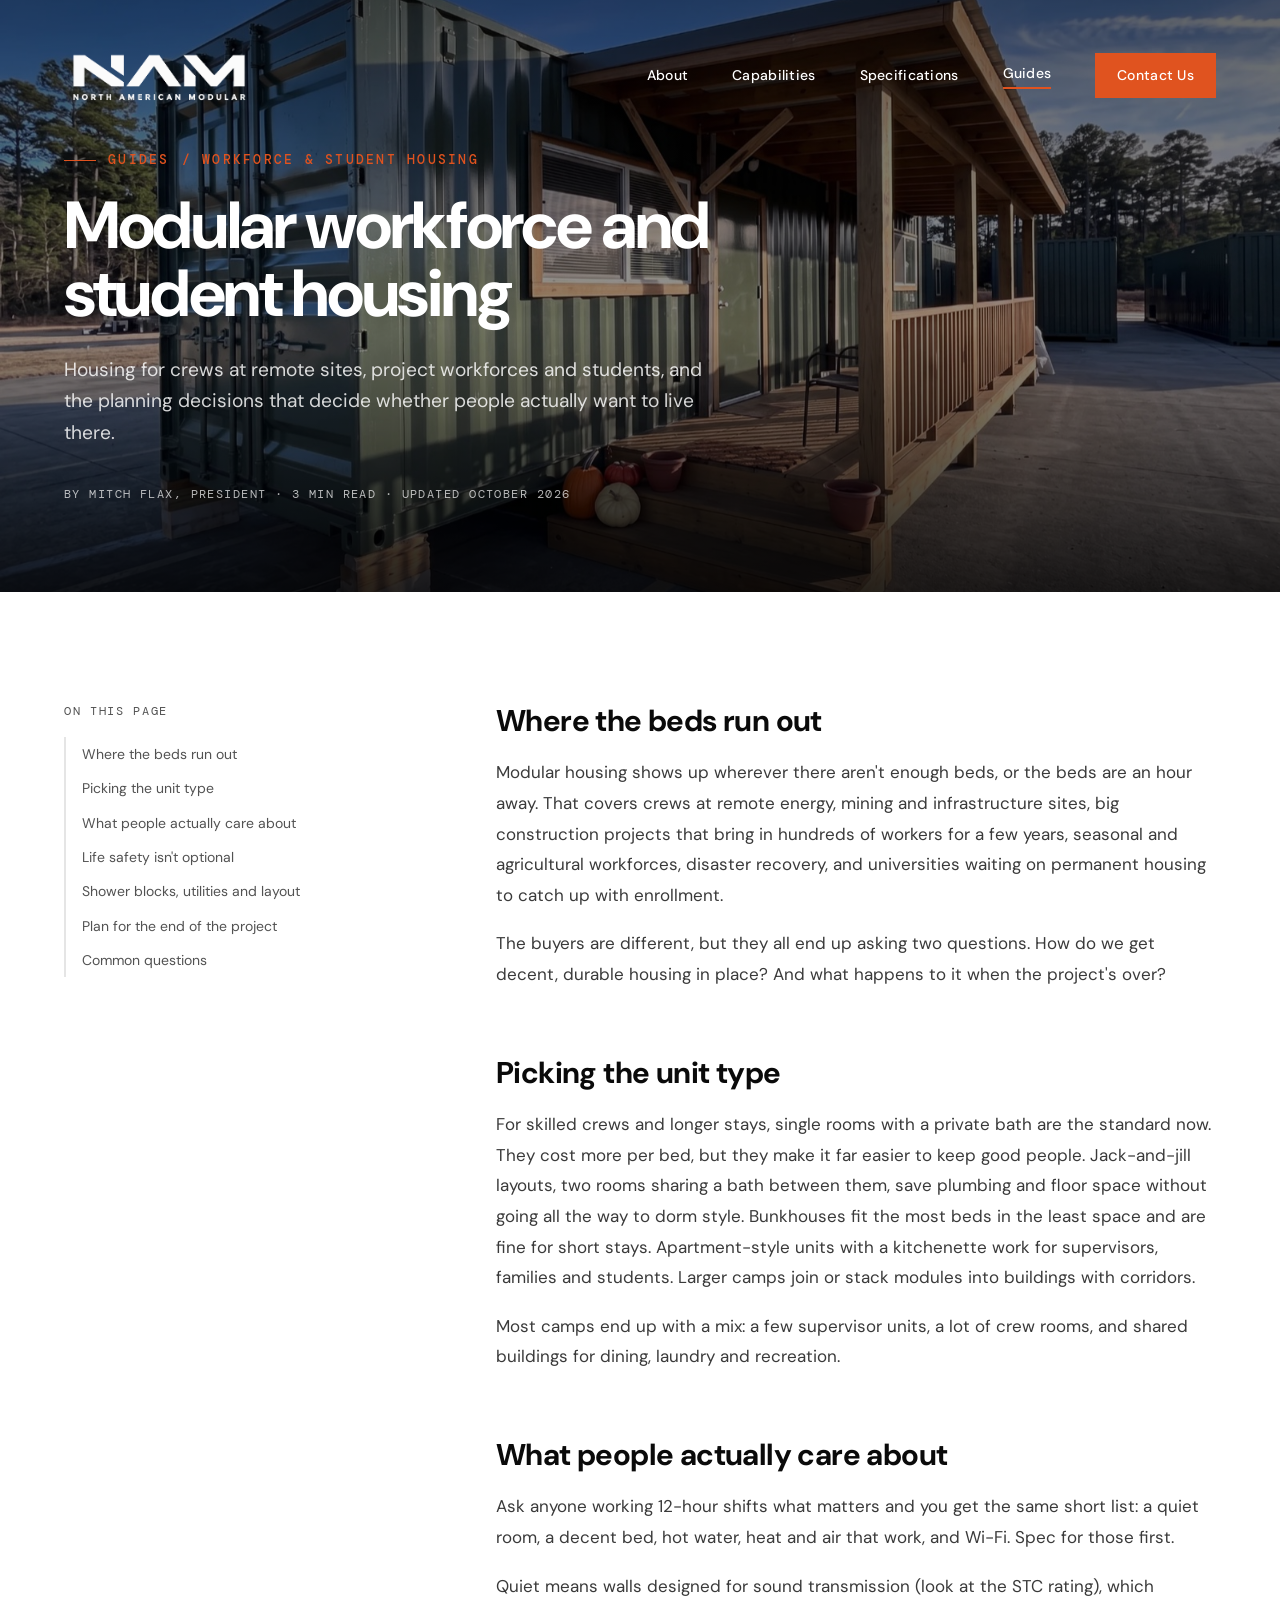
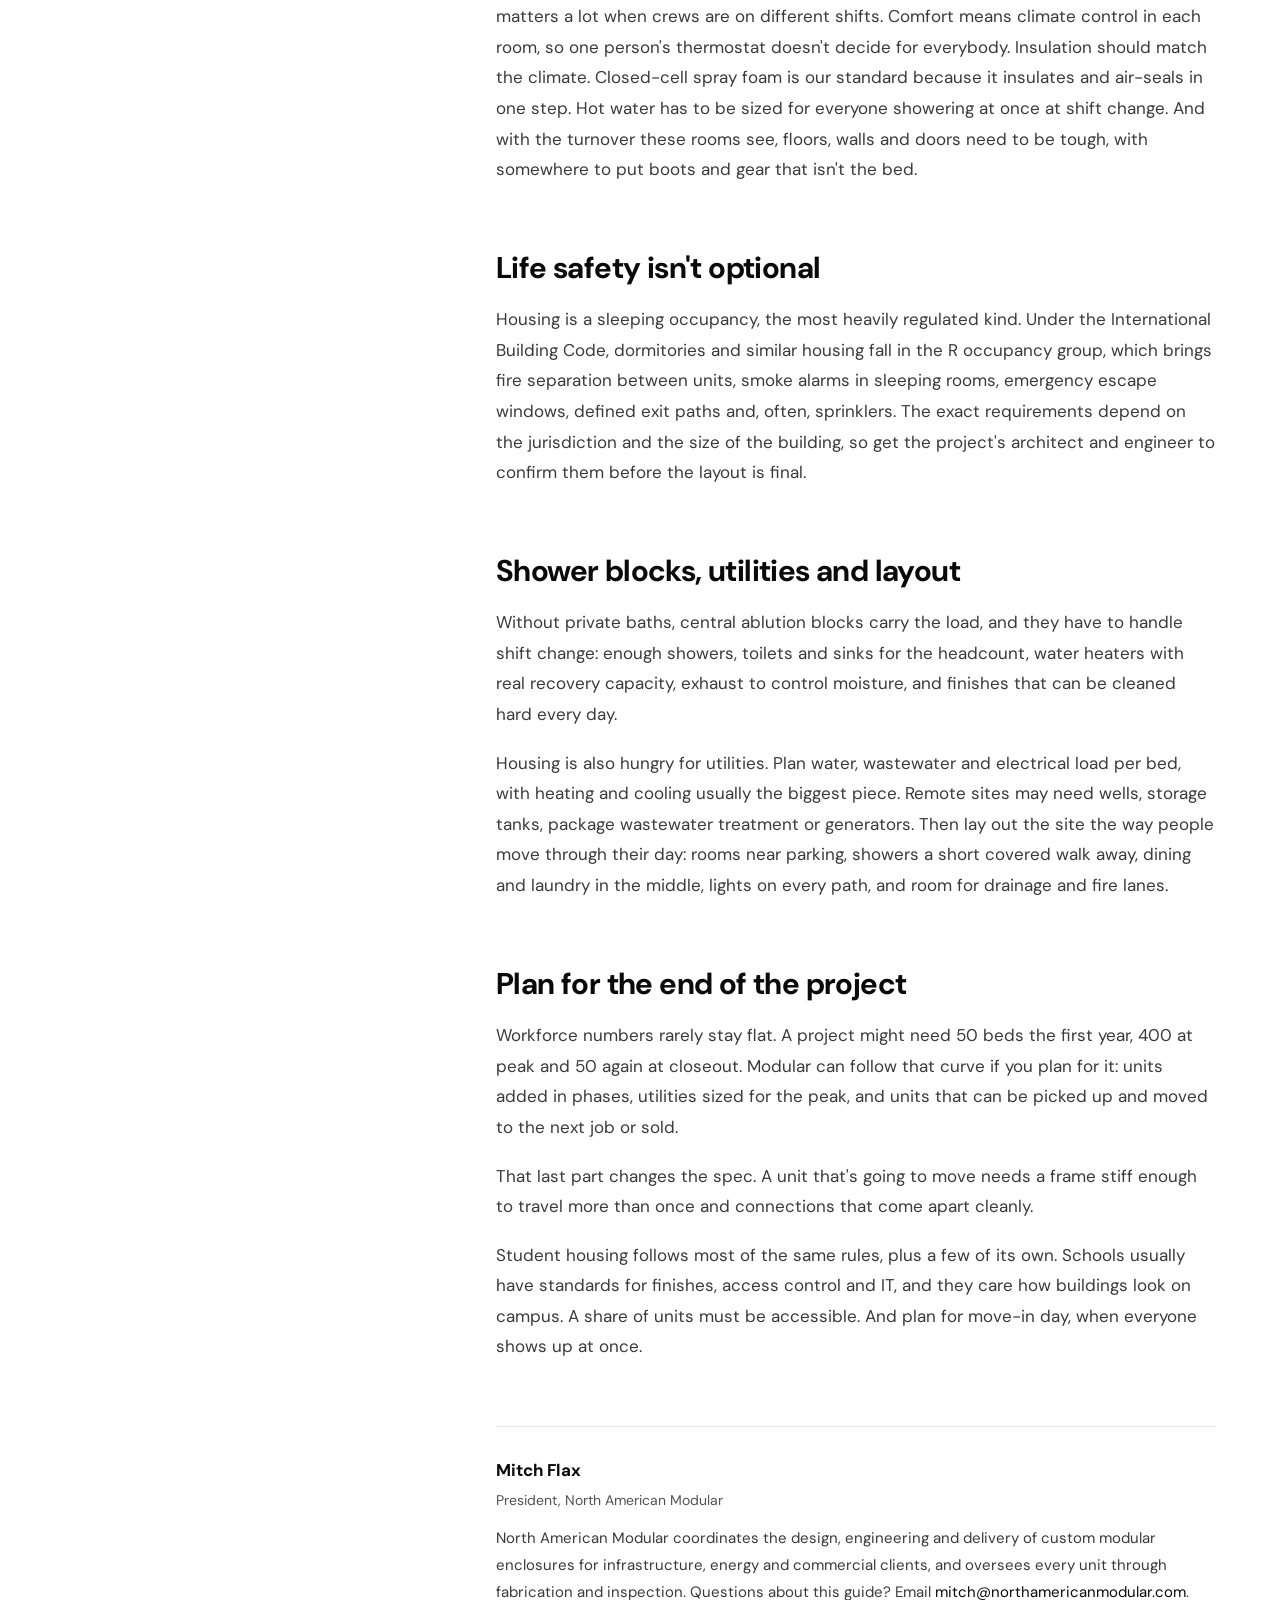
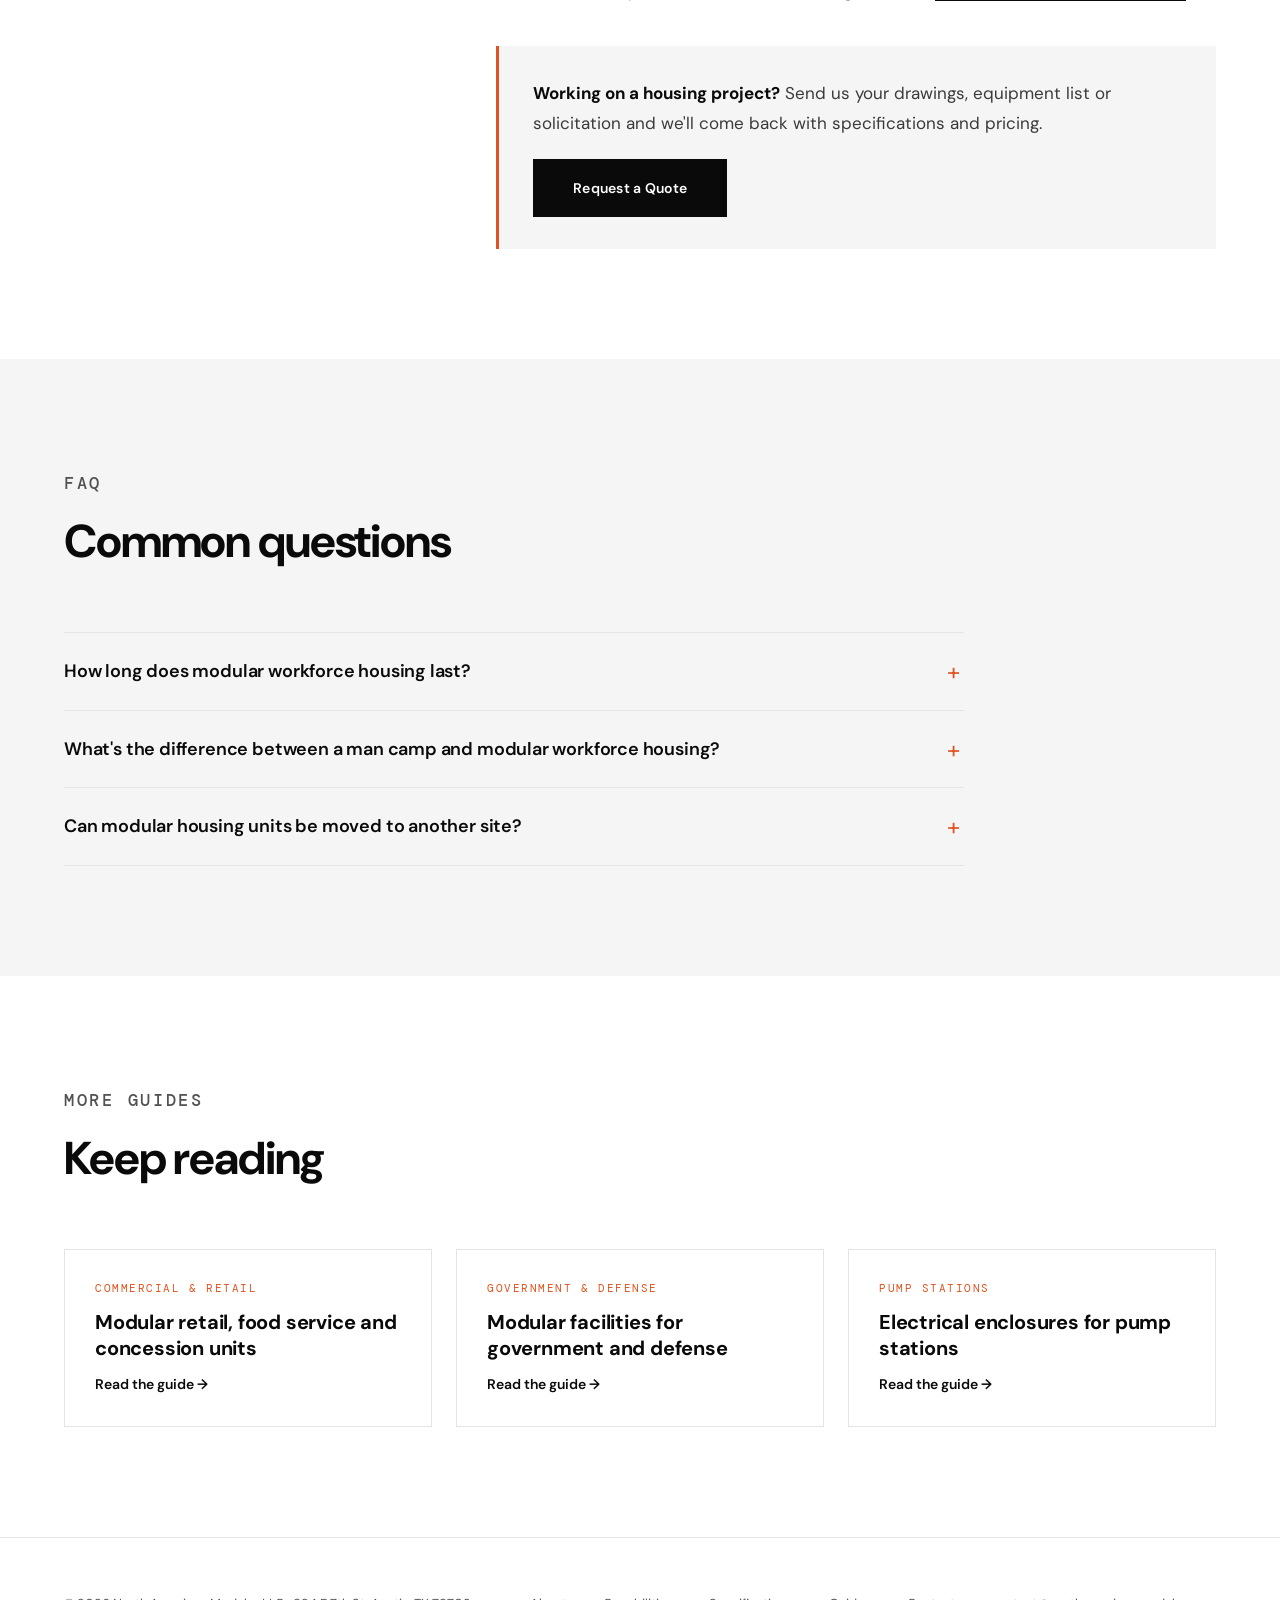
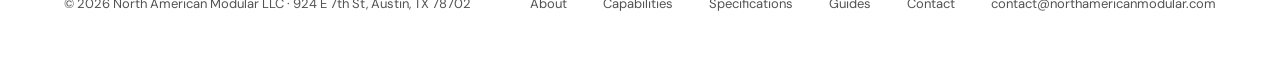
<file: guides/workforce-student-housing-modular.html>
<!DOCTYPE html>
<html lang="en">
<head>
    <meta charset="UTF-8">
    <meta name="viewport" content="width=device-width, initial-scale=1.0">
    <title>Modular Workforce and Student Housing: A Planning Guide | North American Modular</title>
    <meta name="description" content="How to plan modular workforce and student housing: unit types, what makes a unit livable, life safety, ablution blocks, utilities per bed, site layout, phasing and relocation.">
    <link rel="canonical" href="https://northamericanmodular.com/guides/workforce-student-housing-modular">
    <meta name="robots" content="index, follow, max-image-preview:large">
    <meta name="theme-color" content="#0a0a0a">
    <link rel="icon" href="/favicon.ico" sizes="any">
    <link rel="icon" type="image/png" href="/favicon.png">
    <link rel="apple-touch-icon" href="/apple-touch-icon.png">
    <meta property="og:type" content="article">
    <meta property="og:site_name" content="North American Modular">
    <meta property="og:locale" content="en_US">
    <meta property="og:title" content="Modular Workforce and Student Housing: A Planning Guide | North American Modular">
    <meta property="og:description" content="How to plan modular workforce and student housing: unit types, what makes a unit livable, life safety, ablution blocks, utilities per bed, site layout, phasing and relocation.">
    <meta property="og:url" content="https://northamericanmodular.com/guides/workforce-student-housing-modular">
    <meta property="og:image" content="https://northamericanmodular.com/vert-housing.jpg">
    <meta name="twitter:card" content="summary_large_image">
    <meta name="twitter:title" content="Modular Workforce and Student Housing: A Planning Guide | North American Modular">
    <meta name="twitter:description" content="How to plan modular workforce and student housing: unit types, what makes a unit livable, life safety, ablution blocks, utilities per bed, site layout, phasing and relocation.">
    <meta name="twitter:image" content="https://northamericanmodular.com/vert-housing.jpg">
    <script type="application/ld+json">
{
 "@context": "https://schema.org",
 "@graph": [
  {
   "@type": "Organization",
   "@id": "https://northamericanmodular.com/#organization",
   "name": "North American Modular",
   "legalName": "North American Modular LLC",
   "url": "https://northamericanmodular.com/",
   "logo": "https://northamericanmodular.com/icon-512.png",
   "email": "contact@northamericanmodular.com",
   "address": {
    "@type": "PostalAddress",
    "streetAddress": "924 E 7th St",
    "addressLocality": "Austin",
    "addressRegion": "TX",
    "postalCode": "78702",
    "addressCountry": "US"
   }
  },
  {
   "@type": "Article",
   "headline": "Modular Workforce and Student Housing: A Planning Guide",
   "description": "How to plan modular workforce and student housing: unit types, what makes a unit livable, life safety, ablution blocks, utilities per bed, site layout, phasing and relocation.",
   "image": "https://northamericanmodular.com/vert-housing.jpg",
   "datePublished": "2026-10-16",
   "dateModified": "2026-10-16",
   "author": {
    "@type": "Person",
    "name": "Mitch Flax",
    "jobTitle": "President",
    "worksFor": {
     "@id": "https://northamericanmodular.com/#organization"
    }
   },
   "publisher": {
    "@id": "https://northamericanmodular.com/#organization"
   },
   "mainEntityOfPage": "https://northamericanmodular.com/guides/workforce-student-housing-modular"
  },
  {
   "@type": "BreadcrumbList",
   "itemListElement": [
    {
     "@type": "ListItem",
     "position": 1,
     "name": "Home",
     "item": "https://northamericanmodular.com/"
    },
    {
     "@type": "ListItem",
     "position": 2,
     "name": "Guides",
     "item": "https://northamericanmodular.com/guides/"
    },
    {
     "@type": "ListItem",
     "position": 3,
     "name": "Workforce & Student Housing",
     "item": "https://northamericanmodular.com/guides/workforce-student-housing-modular"
    }
   ]
  },
  {
   "@type": "FAQPage",
   "mainEntity": [
    {
     "@type": "Question",
     "name": "How long does modular workforce housing last?",
     "acceptedAnswer": {
      "@type": "Answer",
      "text": "A well-specified steel-framed unit can last decades with normal maintenance. The finishes, the envelope and a frame designed for relocation matter most."
     }
    },
    {
     "@type": "Question",
     "name": "What's the difference between a man camp and modular workforce housing?",
     "acceptedAnswer": {
      "@type": "Answer",
      "text": "Same idea. Man camp is the older field term. Today it usually means private or semi-private rooms, better finishes and shared dining, laundry and recreation."
     }
    },
    {
     "@type": "Question",
     "name": "Can modular housing units be moved to another site?",
     "acceptedAnswer": {
      "@type": "Answer",
      "text": "Yes, if they're designed for it with a stiff frame, lifting points and utility connections that come apart cleanly."
     }
    }
   ]
  }
 ]
}
    </script>
    <link rel="preconnect" href="https://fonts.googleapis.com">
    <link rel="preconnect" href="https://fonts.gstatic.com" crossorigin>
    <link href="https://fonts.googleapis.com/css2?family=DM+Sans:wght@400;500;600;700&family=DM+Mono:wght@400;500&display=swap" rel="stylesheet">
    <link rel="stylesheet" href="/site.css">
</head>
<body>

    <nav id="nav">
        <a href="/index.html" class="logo" aria-label="North American Modular home">
            <img src="/NAMWhiteLogo.png" alt="North American Modular">
        </a>
        <button class="menu-btn" id="menu-btn" aria-expanded="false" aria-controls="nav-links">Menu</button>
        <div class="nav-links" id="nav-links">
            <a href="/about.html">About</a>
            <a href="/services.html">Capabilities</a>
            <a href="/specifications.html">Specifications</a>
            <a href="/guides/" class="active">Guides</a>
            <a href="/contact.html" class="nav-cta">Contact Us</a>
        </div>
    </nav>

    <section class="hero page-hero guide-hero">
        <img class="hero-video" src="/vert-housing.jpg" alt="Modular housing unit with covered wood porch" fetchpriority="high">
        <div class="hero-overlay"></div>
        <div class="hero-content">
            <p class="hero-eyebrow"><a href="/guides/">Guides</a> / Workforce & Student Housing</p>
            <h1>Modular workforce and student housing</h1>
            <p class="hero-text">Housing for crews at remote sites, project workforces and students, and the planning decisions that decide whether people actually want to live there.</p>
            <p class="guide-meta">By Mitch Flax, President &middot; 3 min read &middot; Updated October 2026</p>
        </div>
    </section>

    <section class="section guide-section">
        <div class="guide-grid">
            <aside class="toc">
                <p class="toc-k">On this page</p>
                <ol>
                    <li><a href="#where-the-beds-run-out">Where the beds run out</a></li>
                    <li><a href="#picking-the-unit-type">Picking the unit type</a></li>
                    <li><a href="#what-people-actually-care-about">What people actually care about</a></li>
                    <li><a href="#life-safety-isn-t-optional">Life safety isn't optional</a></li>
                    <li><a href="#shower-blocks-utilities-and-layout">Shower blocks, utilities and layout</a></li>
                    <li><a href="#plan-for-the-end-of-the-project">Plan for the end of the project</a></li>
                    <li><a href="#faq">Common questions</a></li>
                </ol>
            </aside>
            <article class="article">
                <h2 id="where-the-beds-run-out">Where the beds run out</h2>
<p>Modular housing shows up wherever there aren't enough beds, or the beds are an hour away. That covers crews at remote energy, mining and infrastructure sites, big construction projects that bring in hundreds of workers for a few years, seasonal and agricultural workforces, disaster recovery, and universities waiting on permanent housing to catch up with enrollment.</p>
<p>The buyers are different, but they all end up asking two questions. How do we get decent, durable housing in place? And what happens to it when the project's over?</p>
                <h2 id="picking-the-unit-type">Picking the unit type</h2>
<p>For skilled crews and longer stays, single rooms with a private bath are the standard now. They cost more per bed, but they make it far easier to keep good people. Jack-and-jill layouts, two rooms sharing a bath between them, save plumbing and floor space without going all the way to dorm style. Bunkhouses fit the most beds in the least space and are fine for short stays. Apartment-style units with a kitchenette work for supervisors, families and students. Larger camps join or stack modules into buildings with corridors.</p>
<p>Most camps end up with a mix: a few supervisor units, a lot of crew rooms, and shared buildings for dining, laundry and recreation.</p>
                <h2 id="what-people-actually-care-about">What people actually care about</h2>
<p>Ask anyone working 12-hour shifts what matters and you get the same short list: a quiet room, a decent bed, hot water, heat and air that work, and Wi-Fi. Spec for those first.</p>
<p>Quiet means walls designed for sound transmission (look at the STC rating), which matters a lot when crews are on different shifts. Comfort means climate control in each room, so one person's thermostat doesn't decide for everybody. Insulation should match the climate. Closed-cell spray foam is our standard because it insulates and air-seals in one step. Hot water has to be sized for everyone showering at once at shift change. And with the turnover these rooms see, floors, walls and doors need to be tough, with somewhere to put boots and gear that isn't the bed.</p>
                <h2 id="life-safety-isn-t-optional">Life safety isn't optional</h2>
<p>Housing is a sleeping occupancy, the most heavily regulated kind. Under the International Building Code, dormitories and similar housing fall in the R occupancy group, which brings fire separation between units, smoke alarms in sleeping rooms, emergency escape windows, defined exit paths and, often, sprinklers. The exact requirements depend on the jurisdiction and the size of the building, so get the project's architect and engineer to confirm them before the layout is final.</p>
                <h2 id="shower-blocks-utilities-and-layout">Shower blocks, utilities and layout</h2>
<p>Without private baths, central ablution blocks carry the load, and they have to handle shift change: enough showers, toilets and sinks for the headcount, water heaters with real recovery capacity, exhaust to control moisture, and finishes that can be cleaned hard every day.</p>
<p>Housing is also hungry for utilities. Plan water, wastewater and electrical load per bed, with heating and cooling usually the biggest piece. Remote sites may need wells, storage tanks, package wastewater treatment or generators. Then lay out the site the way people move through their day: rooms near parking, showers a short covered walk away, dining and laundry in the middle, lights on every path, and room for drainage and fire lanes.</p>
                <h2 id="plan-for-the-end-of-the-project">Plan for the end of the project</h2>
<p>Workforce numbers rarely stay flat. A project might need 50 beds the first year, 400 at peak and 50 again at closeout. Modular can follow that curve if you plan for it: units added in phases, utilities sized for the peak, and units that can be picked up and moved to the next job or sold.</p>
<p>That last part changes the spec. A unit that's going to move needs a frame stiff enough to travel more than once and connections that come apart cleanly.</p>
<p>Student housing follows most of the same rules, plus a few of its own. Schools usually have standards for finishes, access control and IT, and they care how buildings look on campus. A share of units must be accessible. And plan for move-in day, when everyone shows up at once.</p>
                <div class="author-box">
                    <p class="ab-name">Mitch Flax</p>
                    <p class="ab-role">President, North American Modular</p>
                    <p>North American Modular coordinates the design, engineering and delivery of custom modular enclosures for infrastructure, energy and commercial clients, and oversees every unit through fabrication and inspection. Questions about this guide? Email <a href="mailto:mitch@northamericanmodular.com">mitch@northamericanmodular.com</a>.</p>
                </div>
                <div class="guide-cta">
                    <p><strong>Working on a housing project?</strong> Send us your drawings, equipment list or solicitation and we'll come back with specifications and pricing.</p>
                    <a href="/contact.html" class="btn-black">Request a Quote</a>
                </div>
            </article>
        </div>
    </section>

    <section class="section guide-faq" id="faq">
        <div class="wrap">
            <div class="sec-head">
                <p class="sec-eyebrow">FAQ</p>
                <h2>Common questions</h2>
            </div>
            <div class="faq">
                <details>
                    <summary>How long does modular workforce housing last?</summary>
                    <p>A well-specified steel-framed unit can last decades with normal maintenance. The finishes, the envelope and a frame designed for relocation matter most.</p>
                </details>
                <details>
                    <summary>What's the difference between a man camp and modular workforce housing?</summary>
                    <p>Same idea. Man camp is the older field term. Today it usually means private or semi-private rooms, better finishes and shared dining, laundry and recreation.</p>
                </details>
                <details>
                    <summary>Can modular housing units be moved to another site?</summary>
                    <p>Yes, if they're designed for it with a stiff frame, lifting points and utility connections that come apart cleanly.</p>
                </details>
            </div>
        </div>
    </section>

    <section class="section rel-section">
        <div class="wrap">
            <div class="sec-head">
                <p class="sec-eyebrow">More guides</p>
                <h2>Keep reading</h2>
            </div>
            <div class="rel-grid">
                <a class="rel-card" href="/guides/modular-retail-food-service.html">
                    <span class="rel-tag">Commercial & Retail</span>
                    <span class="rel-title">Modular retail, food service and concession units</span>
                    <span class="rel-go">Read the guide &rarr;</span>
                </a>
                <a class="rel-card" href="/guides/government-defense-modular.html">
                    <span class="rel-tag">Government & Defense</span>
                    <span class="rel-title">Modular facilities for government and defense</span>
                    <span class="rel-go">Read the guide &rarr;</span>
                </a>
                <a class="rel-card" href="/guides/pump-station-electrical-enclosures.html">
                    <span class="rel-tag">Pump Stations</span>
                    <span class="rel-title">Electrical enclosures for pump stations</span>
                    <span class="rel-go">Read the guide &rarr;</span>
                </a>
            </div>
        </div>
    </section>

    <footer>
        <div class="footer-left">
            &copy; 2026 North American Modular LLC &middot; 924 E 7th St, Austin, TX 78702
        </div>
        <div class="footer-links">
            <a href="/about.html">About</a>
            <a href="/services.html">Capabilities</a>
            <a href="/specifications.html">Specifications</a>
            <a href="/guides/">Guides</a>
            <a href="/contact.html">Contact</a>
            <a href="mailto:contact@northamericanmodular.com">contact@northamericanmodular.com</a>
        </div>
    </footer>

    <script src="/site.js"></script>
</body>
</html>
</file>
<file: site.css>
* { margin: 0; padding: 0; box-sizing: border-box; }

:root {
    --black: #0a0a0a;
    --ink: #14161a;
    --white: #ffffff;
    --gray-100: #f5f5f5;
    --gray-200: #e5e5e5;
    --gray-300: #d4d4d4;
    --gray-400: #a3a3a3;
    --gray-600: #525252;
    --gray-700: #3a3a3a;
    --accent: #e0531f;
    --steel-a: #20242b;
    --steel-b: #2e333c;
}

body {
    font-family: 'DM Sans', -apple-system, sans-serif;
    background: var(--white);
    color: var(--black);
    line-height: 1.6;
    font-size: 16px;
    -webkit-font-smoothing: antialiased;
}

a {
    color: inherit;
    text-decoration: none;
}

.mono {
    font-family: 'DM Mono', monospace;
}

/* ---- PHOTO PLACEHOLDER ---- */
.ph {
    position: relative;
    background: linear-gradient(135deg, var(--steel-a), var(--steel-b));
    overflow: hidden;
    display: flex;
    align-items: center;
    justify-content: center;
}

.ph::after {
    content: attr(data-label);
    font-family: 'DM Mono', monospace;
    font-size: 11px;
    letter-spacing: 0.12em;
    text-transform: uppercase;
    color: rgba(255,255,255,0.45);
    text-align: center;
    padding: 16px;
    line-height: 1.7;
}

.ph::before {
    content: '';
    position: absolute;
    inset: 14px;
    border: 1px solid rgba(255,255,255,0.12);
    pointer-events: none;
}

.ph img {
    width: 100%;
    height: 100%;
    object-fit: cover;
    display: block;
}

.ph:has(img)::before,
.ph:has(img)::after {
    display: none;
}

/* ---- NAV ---- */
nav {
    position: fixed;
    top: 0;
    left: 0;
    right: 0;
    padding: 28px 64px;
    display: flex;
    justify-content: space-between;
    align-items: center;
    z-index: 100;
    transition: padding 0.3s ease, background 0.3s ease, border-color 0.3s ease;
    border-bottom: 1px solid transparent;
}

nav.scrolled {
    padding: 16px 64px;
    background: rgba(10,10,10,0.92);
    backdrop-filter: blur(12px);
    border-bottom-color: rgba(255,255,255,0.08);
}

.logo {
    display: block;
    line-height: 0;
}

.logo img {
    width: 190px;
    height: auto;
    display: block;
    transition: width 0.3s ease;
}

nav.scrolled .logo img {
    width: 165px;
}

.nav-links {
    display: flex;
    gap: 44px;
    align-items: center;
}

.nav-links a {
    font-size: 14px;
    font-weight: 500;
    color: var(--white);
    letter-spacing: 0.02em;
    transition: opacity 0.2s;
}

.nav-links a:hover {
    opacity: 0.65;
}

.nav-cta {
    padding: 11px 22px;
    background: var(--accent);
    color: var(--white) !important;
    font-weight: 600;
    font-size: 13px;
    letter-spacing: 0.02em;
}

.nav-cta:hover {
    opacity: 1 !important;
    filter: brightness(1.08);
}

/* ---- HERO ---- */
.hero {
    position: relative;
    height: 100vh;
    min-height: 720px;
    display: flex;
    align-items: flex-end;
    overflow: hidden;
}

.hero-video {
    position: absolute;
    inset: 0;
    width: 100%;
    height: 100%;
    object-fit: cover;
    object-position: center 55%;
    z-index: 1;
}

.hero-overlay {
    position: absolute;
    inset: 0;
    background: linear-gradient(
        to top,
        rgba(0,0,0,0.85) 0%,
        rgba(0,0,0,0.4) 45%,
        rgba(0,0,0,0.6) 100%
    );
    z-index: 2;
}

.hero-content {
    position: relative;
    z-index: 3;
    padding: 0 64px 88px;
    max-width: 1100px;
}

.hero-eyebrow {
    font-family: 'DM Mono', monospace;
    font-size: 12.5px;
    font-weight: 500;
    letter-spacing: 0.18em;
    text-transform: uppercase;
    color: var(--accent);
    margin-bottom: 22px;
    display: flex;
    align-items: center;
    gap: 12px;
}

.hero-eyebrow::before {
    content: '';
    width: 32px;
    height: 1px;
    background: var(--accent);
}

.hero h1 {
    font-size: clamp(44px, 6.2vw, 86px);
    font-weight: 700;
    line-height: 1.02;
    margin-bottom: 26px;
    letter-spacing: -0.035em;
    color: var(--white);
    max-width: 16ch;
}

.hero-text {
    font-size: clamp(17px, 1.5vw, 20px);
    color: rgba(255,255,255,0.82);
    max-width: 600px;
    margin-bottom: 36px;
    line-height: 1.65;
}

.hero-ctas {
    display: flex;
    gap: 14px;
    flex-wrap: wrap;
}

.btn-primary {
    display: inline-block;
    padding: 17px 34px;
    background: var(--white);
    color: var(--black);
    font-size: 14px;
    font-weight: 600;
    letter-spacing: 0.02em;
    transition: transform 0.2s, box-shadow 0.2s;
}

.btn-primary:hover {
    transform: translateY(-2px);
    box-shadow: 0 10px 34px rgba(0,0,0,0.3);
}

.btn-outline {
    display: inline-block;
    padding: 17px 34px;
    background: rgba(255,255,255,0.06);
    color: var(--white);
    border: 1px solid rgba(255,255,255,0.45);
    font-size: 14px;
    font-weight: 600;
    letter-spacing: 0.02em;
    transition: border-color 0.2s, background 0.2s;
}

.btn-outline:hover {
    border-color: var(--white);
    background: rgba(255,255,255,0.14);
}

/* ---- WARRANTY BAR ---- */
.warranty-bar {
    background: var(--black);
    color: var(--white);
    padding: 30px 64px;
    display: flex;
    align-items: center;
    justify-content: center;
    gap: 44px;
    flex-wrap: wrap;
    text-align: center;
}

.wb-item {
    display: flex;
    align-items: baseline;
    gap: 12px;
}

.wb-num {
    font-size: 30px;
    font-weight: 700;
    letter-spacing: -0.02em;
}

.wb-label {
    font-size: 14px;
    color: var(--gray-400);
}

.wb-sep {
    width: 1px;
    height: 34px;
    background: rgba(255,255,255,0.18);
}

.wb-note {
    font-size: 13px;
    color: var(--gray-400);
}

.wb-note strong {
    color: var(--white);
    font-weight: 600;
}

/* ---- STATEMENT BAND ---- */
.band {
    position: relative;
    min-height: 78vh;
    display: flex;
    align-items: center;
    overflow: hidden;
    background: var(--ink);
}

.band .ph {
    position: absolute;
    inset: 0;
}

.band-overlay {
    position: absolute;
    inset: 0;
    background: linear-gradient(
        90deg,
        rgba(10,10,10,0.9) 0%,
        rgba(10,10,10,0.55) 55%,
        rgba(10,10,10,0.3) 100%
    );
    z-index: 2;
}

.band-content {
    position: relative;
    z-index: 3;
    padding: 0 64px;
    max-width: 1180px;
    margin: 0 auto;
    width: 100%;
}

.band-content .k {
    font-family: 'DM Mono', monospace;
    font-size: 12.5px;
    letter-spacing: 0.16em;
    text-transform: uppercase;
    color: var(--accent);
    margin-bottom: 22px;
}

.band-content h2 {
    font-size: clamp(34px, 4.6vw, 60px);
    font-weight: 700;
    color: var(--white);
    letter-spacing: -0.03em;
    line-height: 1.06;
    max-width: 18ch;
    margin-bottom: 24px;
}

.band-content p {
    font-size: 18px;
    color: rgba(255,255,255,0.8);
    max-width: 52ch;
    line-height: 1.7;
}

/* ---- SECTION SHELL ---- */
.section {
    padding: 110px 64px;
}

.wrap {
    max-width: 1180px;
    margin: 0 auto;
}

.sec-eyebrow {
    font-family: 'DM Mono', monospace;
    font-size: 12px;
    font-weight: 500;
    letter-spacing: 0.16em;
    text-transform: uppercase;
    color: var(--accent);
    margin-bottom: 18px;
}

.sec-head {
    max-width: 680px;
    margin-bottom: 64px;
}

.sec-head h2 {
    font-size: clamp(32px, 4vw, 46px);
    font-weight: 700;
    line-height: 1.12;
    letter-spacing: -0.025em;
    margin-bottom: 18px;
}

.sec-head p {
    font-size: 17px;
    color: var(--gray-600);
    line-height: 1.7;
}

/* ---- VALUE PROPS ---- */
.value-section {
    background: var(--gray-100);
}

.value-grid {
    display: grid;
    grid-template-columns: repeat(3, 1fr);
    gap: 28px;
}

.value-item {
    padding: 40px;
    background: var(--white);
    border: 1px solid var(--gray-200);
    transition: transform 0.25s ease, box-shadow 0.25s ease;
}

.value-item:hover {
    transform: translateY(-4px);
    box-shadow: 0 18px 50px rgba(0,0,0,0.08);
}

.value-num {
    font-family: 'DM Mono', monospace;
    font-size: 13px;
    font-weight: 500;
    color: var(--accent);
    margin-bottom: 26px;
}

.value-item h3 {
    font-size: 21px;
    font-weight: 700;
    margin-bottom: 14px;
    letter-spacing: -0.01em;
}

.value-item p {
    font-size: 15px;
    color: var(--gray-600);
    line-height: 1.7;
}

/* ---- VERTICALS ---- */
.vert-grid {
    display: grid;
    grid-template-columns: repeat(3, 1fr);
    gap: 28px;
}

.vert-card {
    background: var(--white);
    border: 1px solid var(--gray-200);
    overflow: hidden;
    display: flex;
    flex-direction: column;
    transition: transform 0.25s ease, box-shadow 0.25s ease;
}

.vert-card:hover {
    transform: translateY(-4px);
    box-shadow: 0 18px 50px rgba(0,0,0,0.1);
}

.vert-card .ph {
    aspect-ratio: 4 / 3;
    width: 100%;
}

.vert-card:hover .ph img {
    transform: scale(1.05);
}

.vert-card .ph img {
    transition: transform 0.5s ease;
}

.vert-body {
    padding: 32px 30px;
    display: flex;
    flex-direction: column;
    flex: 1;
}

.vert-tag {
    font-family: 'DM Mono', monospace;
    font-size: 11px;
    font-weight: 500;
    letter-spacing: 0.12em;
    text-transform: uppercase;
    color: var(--gray-400);
    margin-bottom: 14px;
}

.vert-card h3 {
    font-size: 22px;
    font-weight: 700;
    margin-bottom: 14px;
    letter-spacing: -0.01em;
}

.vert-card > .vert-body > p {
    font-size: 14.5px;
    color: var(--gray-600);
    line-height: 1.65;
    margin-bottom: 22px;
}

.vert-list {
    list-style: none;
    margin-top: auto;
}

.vert-list li {
    font-size: 13.5px;
    color: var(--gray-600);
    padding: 9px 0;
    border-top: 1px solid var(--gray-200);
    display: flex;
    gap: 10px;
}

.vert-list li::before {
    content: '·';
    color: var(--accent);
    font-weight: 700;
}

/* ---- BUILD SEQUENCE ---- */
.build-section {
    background: var(--black);
    color: var(--white);
}

.build-section .sec-head h2 {
    color: var(--white);
}

.build-section .sec-head p {
    color: var(--gray-400);
}

.build-steps {
    display: grid;
    grid-template-columns: repeat(4, 1fr);
    gap: 4px;
}

.build-step {
    position: relative;
}

.build-step .ph {
    aspect-ratio: 3 / 4;
    width: 100%;
    --steel-a: #181b20;
    --steel-b: #22262d;
}

.build-step .ph img {
    transition: transform 0.6s ease;
}

.build-step:hover .ph img {
    transform: scale(1.06);
}

.build-step .meta {
    padding: 22px 20px 6px;
}

.build-step .step-n {
    font-family: 'DM Mono', monospace;
    font-size: 12px;
    color: var(--accent);
    letter-spacing: 0.1em;
}

.build-step h3 {
    font-size: 18px;
    font-weight: 700;
    margin: 10px 0 8px;
    letter-spacing: -0.01em;
}

.build-step p {
    font-size: 13.5px;
    color: var(--gray-400);
    line-height: 1.6;
}

.build-foot {
    margin-top: 48px;
    display: flex;
    align-items: center;
    gap: 16px;
    flex-wrap: wrap;
    padding-top: 32px;
    border-top: 1px solid rgba(255,255,255,0.12);
}

.build-foot p {
    font-size: 15px;
    color: var(--gray-300);
    max-width: 60ch;
}

.build-foot strong {
    color: var(--white);
}

/* ---- CREDENTIALS ---- */
.creds-section {
    background: var(--gray-100);
}

.creds-grid {
    display: grid;
    grid-template-columns: repeat(4, 1fr);
    gap: 1px;
    background: var(--gray-200);
    border: 1px solid var(--gray-200);
}

.cred-cell {
    background: var(--white);
    padding: 26px 24px;
}

.cred-k {
    font-family: 'DM Mono', monospace;
    font-size: 11px;
    font-weight: 500;
    letter-spacing: 0.1em;
    text-transform: uppercase;
    color: var(--gray-600);
}

.cred-v {
    font-size: 15px;
    color: var(--black);
    margin-top: 10px;
    font-weight: 600;
}

.cred-v.pending {
    color: var(--gray-400);
    font-weight: 500;
}

.creds-note {
    font-size: 13px;
    color: var(--gray-600);
    margin-top: 24px;
    max-width: 90ch;
}

/* ---- CTA ---- */
.cta-section {
    padding: 120px 64px;
    text-align: center;
    background: var(--white);
}

.cta-section h2 {
    font-size: clamp(34px, 4.4vw, 52px);
    font-weight: 700;
    letter-spacing: -0.03em;
    margin-bottom: 20px;
}

.cta-section p {
    font-size: 17px;
    color: var(--gray-600);
    max-width: 520px;
    margin: 0 auto 38px;
    line-height: 1.7;
}

.btn-black {
    display: inline-block;
    padding: 18px 40px;
    background: var(--black);
    color: var(--white);
    font-size: 14px;
    font-weight: 600;
    letter-spacing: 0.02em;
    transition: transform 0.2s;
}

.btn-black:hover {
    transform: translateY(-2px);
}

/* ---- FOOTER ---- */
footer {
    padding: 56px 64px;
    border-top: 1px solid var(--gray-200);
    display: flex;
    justify-content: space-between;
    align-items: center;
    gap: 24px;
    flex-wrap: wrap;
}

.footer-left {
    font-size: 13px;
    color: var(--gray-600);
}

.footer-links {
    display: flex;
    gap: 36px;
}

.footer-links a {
    font-size: 13px;
    color: var(--gray-600);
    transition: color 0.2s;
}

.footer-links a:hover {
    color: var(--black);
}

/* ---- REVEAL ---- */
.rv {
    opacity: 0;
    transform: translateY(22px);
    transition: opacity 0.7s ease, transform 0.7s ease;
}

.rv.in {
    opacity: 1;
    transform: none;
}

@media (prefers-reduced-motion: reduce) {
    .rv {
        opacity: 1;
        transform: none;
        transition: none;
    }
}

/* ---- MOBILE ---- */
@media (max-width: 1024px) {
    .value-grid,
    .vert-grid {
        grid-template-columns: repeat(2, 1fr);
    }

    .build-steps {
        grid-template-columns: repeat(2, 1fr);
    }

    .creds-grid {
        grid-template-columns: repeat(2, 1fr);
    }
}

@media (max-width: 768px) {
    nav,
    nav.scrolled {
        padding: 18px 22px;
    }

    .nav-links {
        display: none;
    }

    .hero-content {
        padding: 0 22px 64px;
    }

    .warranty-bar {
        padding: 24px 22px;
        gap: 18px;
    }

    .wb-sep {
        display: none;
    }

    .band-content,
    .section,
    .cta-section {
        padding-left: 22px;
        padding-right: 22px;
    }

    .section {
        padding-top: 72px;
        padding-bottom: 72px;
    }

    .value-grid,
    .vert-grid,
    .build-steps,
    .creds-grid {
        grid-template-columns: 1fr;
    }

    footer {
        padding: 36px 22px;
        flex-direction: column;
        align-items: flex-start;
    }
}

@media (max-width: 768px) {
    .hero { height: auto; min-height: 100vh; padding-top: 140px; }
}

/* =========================================================
   Shared components for inner pages (About, Capabilities, Contact)
   ========================================================= */

/* Page hero: shorter version of the homepage hero */
.hero.page-hero { height: auto; min-height: 64vh; padding-top: 150px; }
.page-hero h1 { font-size: clamp(38px, 5.2vw, 68px); }
.page-hero .hero-text { max-width: 640px; }

/* Commitments strip: warranty bar with four items */
.warranty-bar.four { display: grid; grid-template-columns: repeat(4, 1fr); gap: 0; align-items: start; text-align: center; padding-left: max(64px, calc((100% - 1180px) / 2)); padding-right: max(64px, calc((100% - 1180px) / 2)); }
.warranty-bar.four .wb-sep { display: none; }
.warranty-bar.four .wb-item { flex-direction: column; align-items: center; gap: 4px; border-left: 1px solid rgba(255,255,255,0.18); padding: 0 16px; }
.warranty-bar.four .wb-item:first-child { border-left: 0; }

/* Service cards: six-up version of the value grid */
.value-grid.six { grid-template-columns: repeat(3, 1fr); }
.value-item .tag { display: inline-block; margin-top: 14px; font-family: 'DM Mono', monospace; font-size: 11.5px; letter-spacing: .12em; text-transform: uppercase; color: var(--accent); }

/* Industries list */
.ind-grid { display: grid; grid-template-columns: repeat(3, 1fr); gap: 0 48px; }
.ind-item { border-top: 1px solid var(--gray-200); padding: 28px 0 32px; }
.ind-item .ind-n { font-family: 'DM Mono', monospace; font-size: 12px; letter-spacing: .14em; color: var(--accent); margin-bottom: 10px; }
.ind-item h3 { font-size: 20px; font-weight: 700; letter-spacing: -0.01em; margin-bottom: 10px; }
.ind-item p { font-size: 15px; color: var(--gray-600); line-height: 1.7; }
.ind-item ul { list-style: none; margin-top: 14px; }
.ind-item li { font-size: 13.5px; color: var(--gray-700); padding: 6px 0; border-top: 1px dashed var(--gray-200); }

/* Two-column prose (About) */
.split { display: grid; grid-template-columns: 260px 1fr; gap: 72px; max-width: 1180px; margin: 0 auto; }
.split + .split { margin-top: 88px; padding-top: 88px; border-top: 1px solid var(--gray-200); }
.prose h2 { font-size: clamp(26px, 3vw, 34px); font-weight: 700; letter-spacing: -0.02em; line-height: 1.2; margin-bottom: 22px; }
.prose p { font-size: 17px; color: var(--gray-600); line-height: 1.8; margin-bottom: 18px; }
.prose p:last-child { margin-bottom: 0; }
.prose strong { color: var(--black); }
.prose a { color: var(--black); text-decoration: underline; text-underline-offset: 3px; }

/* Dark statement block */
.statement { background: var(--black); color: var(--white); }
.statement .sec-eyebrow { color: var(--gray-400); }
.statement h2 { color: var(--white); }
.statement p { color: var(--gray-400); }
.statement strong { color: var(--white); }

/* FAQ */
.faq { max-width: 900px; }
.faq details { border-top: 1px solid var(--gray-200); }
.faq details:last-child { border-bottom: 1px solid var(--gray-200); }
.faq summary { list-style: none; cursor: pointer; padding: 24px 40px 24px 0; font-size: 18px; font-weight: 600; letter-spacing: -0.01em; position: relative; }
.faq summary::-webkit-details-marker { display: none; }
.faq summary::after { content: '+'; position: absolute; right: 4px; top: 20px; font-size: 24px; font-weight: 400; color: var(--accent); }
.faq details[open] summary::after { content: '\2013'; }
.faq details p { font-size: 16px; color: var(--gray-600); line-height: 1.8; padding: 0 40px 26px 0; max-width: 780px; }

/* Contact */
.contact-grid { display: grid; grid-template-columns: 1fr 1.3fr; gap: 72px; max-width: 1180px; margin: 0 auto; align-items: start; }
.contact-info .ci { padding: 22px 0; border-top: 1px solid var(--gray-200); }
.contact-info .ci:first-of-type { border-top: 0; padding-top: 0; }
.contact-info .ci-k { font-family: 'DM Mono', monospace; font-size: 12px; letter-spacing: .14em; text-transform: uppercase; color: var(--gray-600); margin-bottom: 8px; }
.contact-info .ci-v { font-size: 17px; line-height: 1.6; }
.contact-info .ci-v a { text-decoration: underline; text-underline-offset: 3px; }
.contact-form { background: var(--gray-100); padding: 44px; }
.contact-form h2 { font-size: 26px; font-weight: 700; letter-spacing: -0.02em; margin-bottom: 28px; }
.form-group { margin-bottom: 22px; }
.form-group label { display: block; font-size: 13px; font-weight: 600; letter-spacing: 0.02em; margin-bottom: 8px; }
.form-group input, .form-group select, .form-group textarea { width: 100%; padding: 14px 16px; font-family: inherit; font-size: 15px; border: 1px solid var(--gray-200); background: var(--white); border-radius: 0; transition: border-color 0.2s; }
.form-group input:focus, .form-group select:focus, .form-group textarea:focus { outline: none; border-color: var(--accent); }
.form-group textarea { min-height: 140px; resize: vertical; }
.form-row { display: grid; grid-template-columns: 1fr 1fr; gap: 16px; }
.btn-submit { width: 100%; padding: 18px; background: var(--accent); color: var(--white); font-family: inherit; font-size: 14px; font-weight: 600; letter-spacing: 0.02em; border: none; cursor: pointer; transition: filter 0.2s; }
.btn-submit:hover { filter: brightness(1.08); }
.btn-submit[disabled] { opacity: .6; cursor: wait; }
.form-status { margin-top: 16px; font-size: 15px; font-weight: 500; min-height: 1em; }
.form-status.ok { color: #1f7a3a; }
.form-status.err { color: #b42318; }
.form-privacy { margin-top: 14px; font-size: 12.5px; color: var(--gray-600); line-height: 1.6; }

/* Mobile menu */
.menu-btn { display: none; background: none; border: 1px solid rgba(255,255,255,.35); color: var(--white); font: 600 13px 'DM Sans', sans-serif; letter-spacing: .04em; padding: 9px 14px; cursor: pointer; }

@media (max-width: 1024px) {
    .value-grid.six, .ind-grid { grid-template-columns: repeat(2, 1fr); }
    .split { grid-template-columns: 1fr; gap: 20px; }
    .contact-grid { grid-template-columns: 1fr; gap: 48px; }
}
@media (max-width: 768px) {
    .menu-btn { display: block; }
    .nav-links.open { display: flex; position: fixed; top: 70px; left: 0; right: 0; flex-direction: column; align-items: flex-start; gap: 22px; padding: 26px 22px 30px; background: rgba(10,10,10,.97); border-bottom: 1px solid rgba(255,255,255,.08); }
    .nav-links.open a { font-size: 17px; }
    .hero.page-hero { min-height: 70vh; padding-top: 130px; }
    .value-grid.six, .ind-grid { grid-template-columns: 1fr; }
    .warranty-bar.four { grid-template-columns: 1fr 1fr; gap: 22px 18px; }
    .warranty-bar.four { padding-left: 22px; padding-right: 22px; gap: 22px 0; }
    .warranty-bar.four .wb-item { border-left: 0; padding: 0 8px; }
    .contact-form { padding: 30px 22px; }
    .form-row { grid-template-columns: 1fr; gap: 0; }
    .faq summary { font-size: 17px; }
}

.nav-links a.active { opacity: 1; box-shadow: inset 0 -2px 0 var(--accent); padding-bottom: 4px; }

@media (max-width: 768px) {
    .footer-links { flex-wrap: wrap; gap: 14px 22px; }
    .nav-links.open { top: 0; padding-top: 96px; z-index: -1; }
}

/* Specifications page */
.spec-callout { background: var(--accent); padding: 34px 64px; }
.spec-callout p { max-width: 1100px; margin: 0 auto; color: var(--white); font-size: clamp(19px, 2vw, 25px); font-weight: 600; letter-spacing: -0.01em; line-height: 1.4; text-align: center; }
.spec-section { background: var(--gray-100); }
.spec-cards { display: grid; grid-template-columns: 1fr 1fr; gap: 24px; }
.spec-card { background: var(--white); border: 1px solid var(--gray-200); padding: 36px 36px 28px; }
.spec-card header { padding-bottom: 22px; margin-bottom: 6px; border-bottom: 2px solid var(--black); }
.spec-card .sc-n { font-size: 13px; font-weight: 600; color: var(--accent); margin-bottom: 8px; }
.spec-card h3 { font-size: 22px; font-weight: 700; letter-spacing: -0.01em; margin-bottom: 8px; }
.spec-card header p { font-size: 15px; color: var(--gray-600); line-height: 1.6; }
.spec-card dl { margin: 0; }
.spec-card.wide { grid-column: 1 / -1; }
.spec-card.wide dl { display: grid; grid-template-columns: 1fr 1fr; column-gap: 48px; }
.spec-card.wide .sc-row:nth-last-child(2) { border-bottom: 0; }
.sc-row { display: grid; grid-template-columns: 38% 1fr; gap: 16px; padding: 13px 0; border-bottom: 1px solid var(--gray-200); }
.sc-row:last-child { border-bottom: 0; }
.sc-row dt { font-size: 14px; color: var(--gray-600); }
.sc-row dd { margin: 0; font-size: 14.5px; font-weight: 500; color: var(--black); line-height: 1.55; }
.crit-grid { display: grid; grid-template-columns: repeat(3, 1fr); border-top: 1px solid rgba(255,255,255,.14); border-left: 1px solid rgba(255,255,255,.14); }
.crit { padding: 26px 28px; border-right: 1px solid rgba(255,255,255,.14); border-bottom: 1px solid rgba(255,255,255,.14); }
.crit-k { font-size: 13px; color: var(--gray-400); margin-bottom: 8px; }
.crit-v { font-size: 21px; font-weight: 600; color: var(--white); letter-spacing: -0.01em; }
.spec-note { margin-top: 40px; font-size: 13px; color: var(--gray-600); line-height: 1.7; max-width: 820px; }
@media (max-width: 1024px) {
    .spec-cards { grid-template-columns: 1fr; }
    .spec-card.wide dl { grid-template-columns: 1fr; }
    .spec-card.wide .sc-row:nth-last-child(2) { border-bottom: 1px solid var(--gray-200); }
    .crit-grid { grid-template-columns: 1fr 1fr; }
}
@media (max-width: 768px) {
    .spec-callout { padding: 28px 22px; }
    .spec-card { padding: 28px 22px 20px; }
    .sc-row { grid-template-columns: 1fr; gap: 2px; }
    .crit-grid { grid-template-columns: 1fr; }
    .crit { padding: 20px 22px; }
}
/* Guides */
.guide-hero .hero-eyebrow a { color: inherit; text-decoration: none; }
.guide-hero .hero-eyebrow a:hover { text-decoration: underline; }
.guide-meta { margin-top: 22px; font-family: 'DM Mono', monospace; font-size: 12px; letter-spacing: .12em; text-transform: uppercase; color: rgba(255,255,255,.7); }
.guide-grid { display: grid; grid-template-columns: 240px minmax(0, 720px); gap: 80px; max-width: 1180px; margin: 0 auto; justify-content: space-between; }
.toc { position: sticky; top: 110px; align-self: start; }
.toc-k { font-family: 'DM Mono', monospace; font-size: 12px; letter-spacing: .14em; text-transform: uppercase; color: var(--gray-600); margin-bottom: 16px; }
.toc ol { list-style: none; margin: 0; padding: 0; border-left: 2px solid var(--gray-200); }
.toc li a { display: block; padding: 7px 0 7px 16px; margin-left: -2px; border-left: 2px solid transparent; font-size: 14px; line-height: 1.45; color: var(--gray-600); text-decoration: none; }
.toc li a:hover { color: var(--black); border-left-color: var(--accent); }
.article h2 { font-size: clamp(24px, 2.6vw, 30px); font-weight: 700; letter-spacing: -0.02em; line-height: 1.25; margin: 64px 0 18px; scroll-margin-top: 100px; }
.article h2:first-child { margin-top: 0; }
.article p, .article li { font-size: 17px; line-height: 1.8; color: var(--gray-700); }
.article p { margin-bottom: 18px; }
.article ul { margin: 0 0 22px; padding-left: 22px; }
.article li { margin-bottom: 8px; }
.article li::marker { color: var(--accent); }
.article strong { color: var(--black); }
.article a { color: var(--black); text-decoration: underline; text-underline-offset: 3px; }
.guide-cta { margin-top: 40px; padding: 32px 34px; background: var(--gray-100); border-left: 3px solid var(--accent); }
.guide-cta p { margin-bottom: 20px; }
.guide-cta .btn-black { display: inline-block; text-decoration: none; color: var(--white); }
.guide-faq { background: var(--gray-100); }
.g-fig { margin: 30px 0 34px; }
.g-fig img { width: 100%; max-height: 520px; object-fit: cover; display: block; }
.g-fig figcaption { margin-top: 10px; font-size: 14px; color: var(--gray-600); }
.author-box { margin-top: 64px; padding-top: 28px; border-top: 1px solid var(--gray-200); }
.author-box .ab-name { font-size: 17px; font-weight: 700; color: var(--black); margin-bottom: 2px; }
.author-box .ab-role { font-size: 14px; color: var(--gray-600); margin-bottom: 12px; }
.author-box p { font-size: 15px; }
.rel-grid { display: grid; grid-template-columns: repeat(3, 1fr); gap: 24px; }
.rel-card { display: flex; flex-direction: column; gap: 12px; padding: 30px; border: 1px solid var(--gray-200); background: var(--white); color: var(--black); text-decoration: none; transition: border-color .2s ease, transform .2s ease; }
.rel-card:hover { border-color: var(--black); transform: translateY(-3px); }
.rel-tag { font-family: 'DM Mono', monospace; font-size: 11px; letter-spacing: .14em; text-transform: uppercase; color: var(--accent); }
.rel-title { font-size: 20px; font-weight: 700; letter-spacing: -0.01em; line-height: 1.3; flex: 1; }
.rel-go { font-size: 14px; font-weight: 600; color: var(--black); margin-top: auto; }
.guide-card { color: var(--black); text-decoration: none; }
.guide-card h3 { font-size: 21px; }
.guide-index .guide-card:first-child { grid-column: 1 / -1; flex-direction: row; }
.guide-index .guide-card:first-child .ph { width: 50%; aspect-ratio: auto; min-height: 380px; flex-shrink: 0; }
.guide-index .guide-card:first-child .vert-body { justify-content: center; padding: 48px; }
.guide-index .guide-card:first-child h3 { font-size: 30px; }
.guide-index .guide-card:first-child .vert-body > p { font-size: 16px; }
.guide-card .rel-go { padding-top: 6px; }
@media (max-width: 1024px) {
    .guide-grid { grid-template-columns: 1fr; gap: 0; }
    .toc { position: static; margin-bottom: 48px; padding-bottom: 32px; border-bottom: 1px solid var(--gray-200); }
    .rel-grid { grid-template-columns: 1fr; }
    .guide-index .guide-card:first-child { flex-direction: column; }
    .guide-index .guide-card:first-child .ph { width: 100%; min-height: 0; aspect-ratio: 4 / 3; }
    .guide-index .guide-card:first-child .vert-body { padding: 32px 30px; }
    .guide-index .guide-card:first-child h3 { font-size: 22px; }
}
@media (max-width: 768px) {
    .article p, .article li { font-size: 16px; }
    .guide-cta { padding: 26px 22px; }
}
</file>
